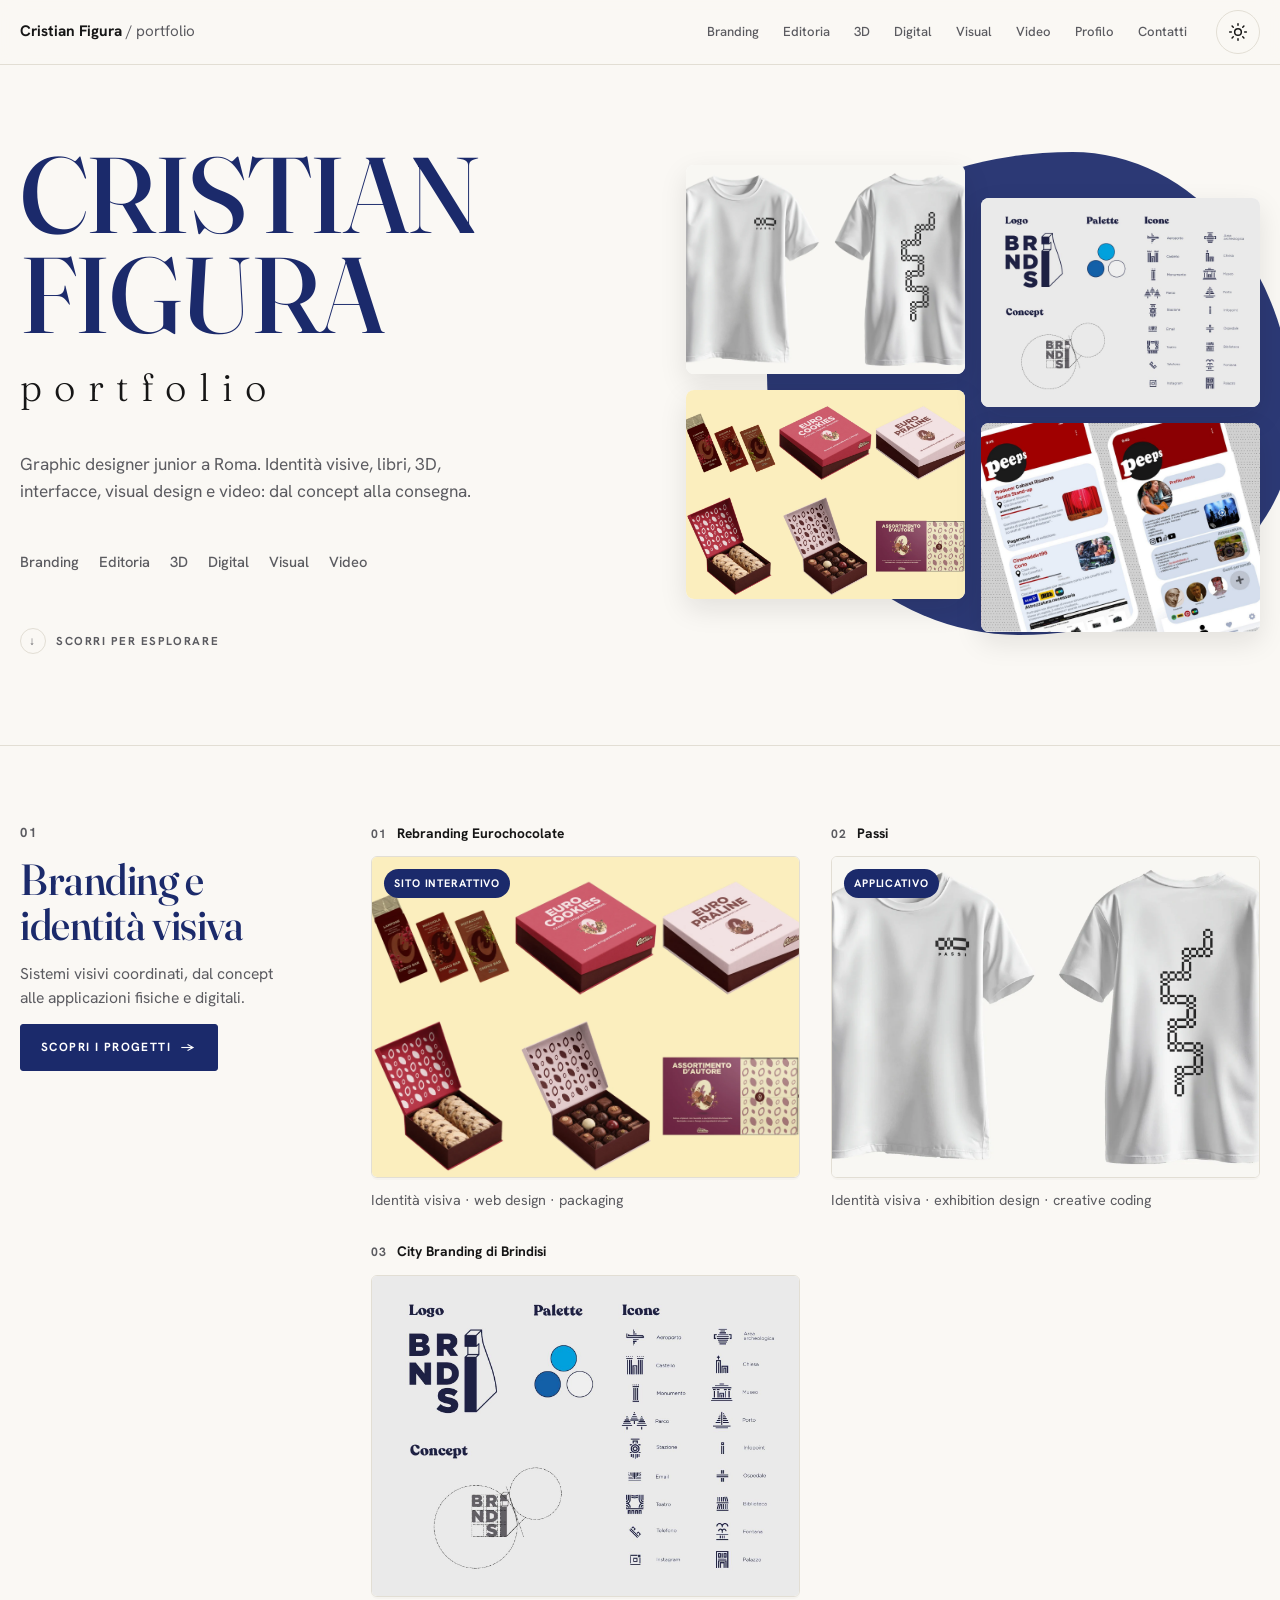
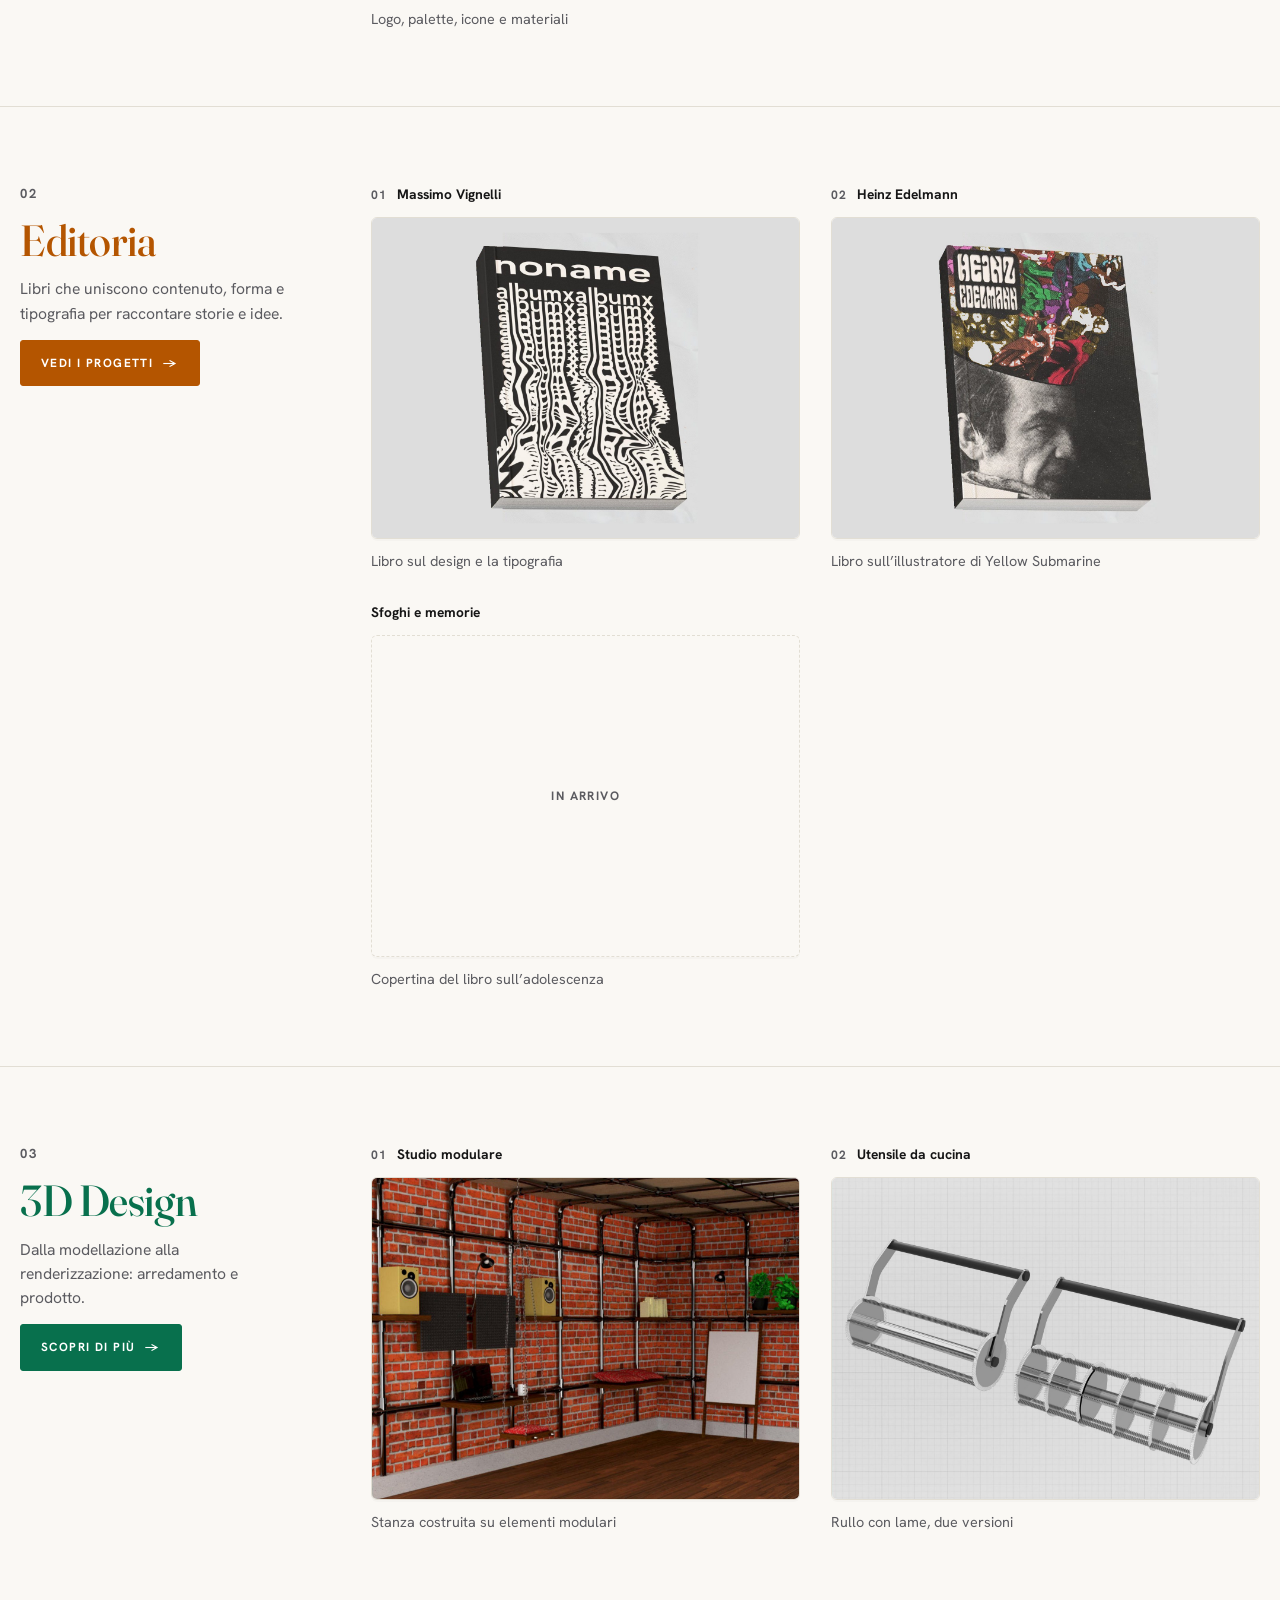
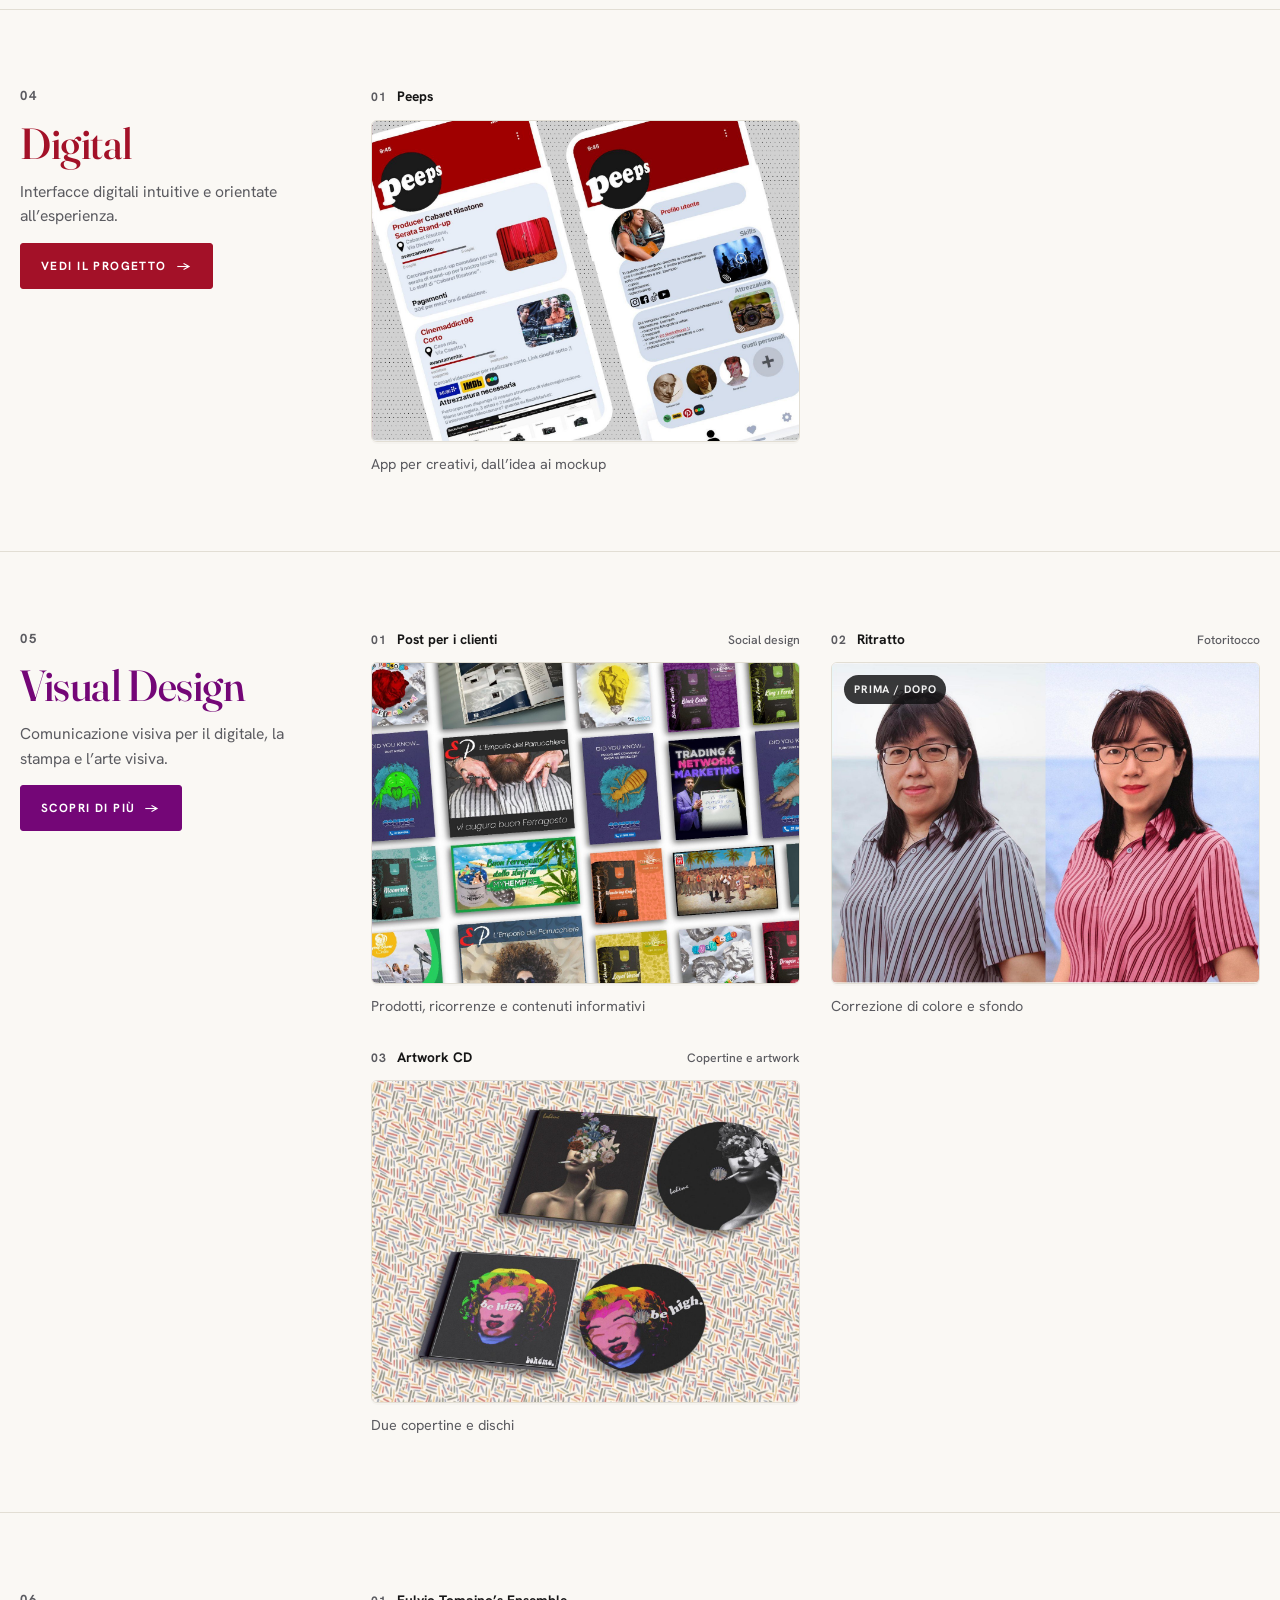
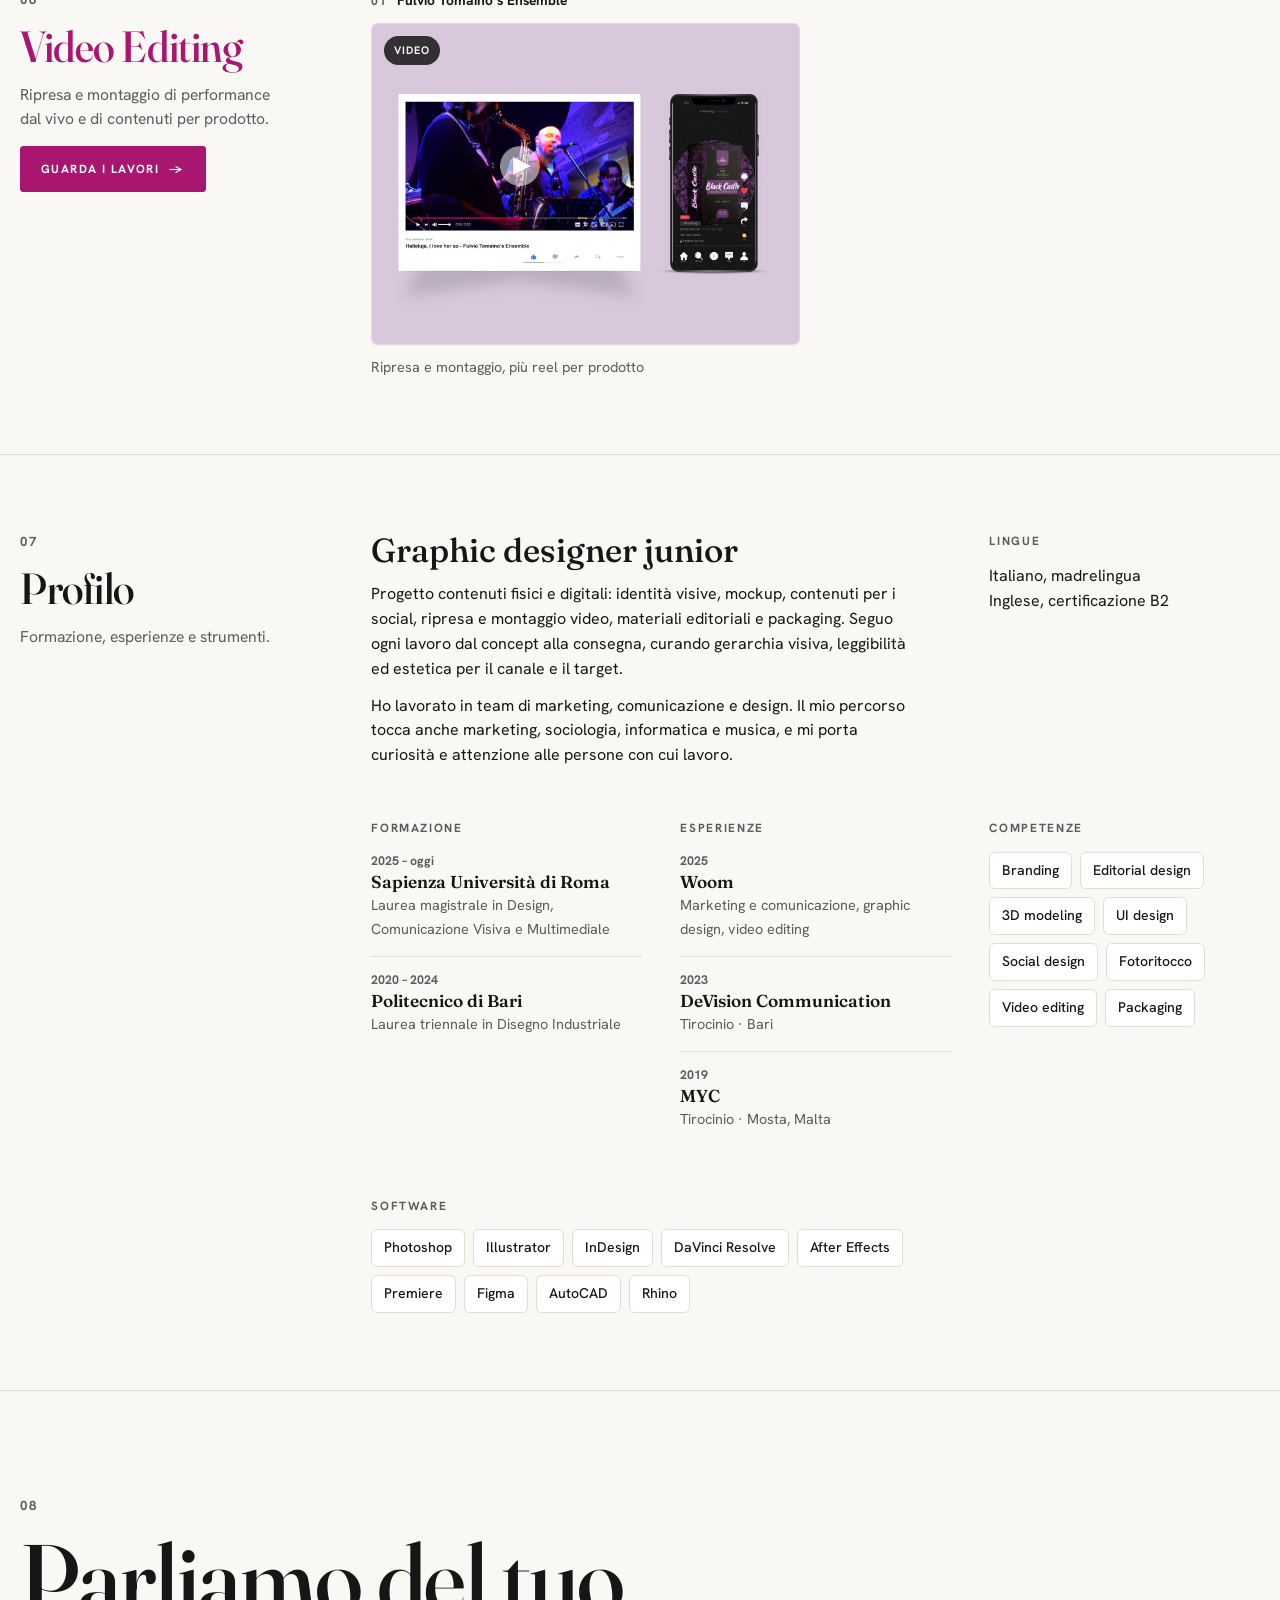
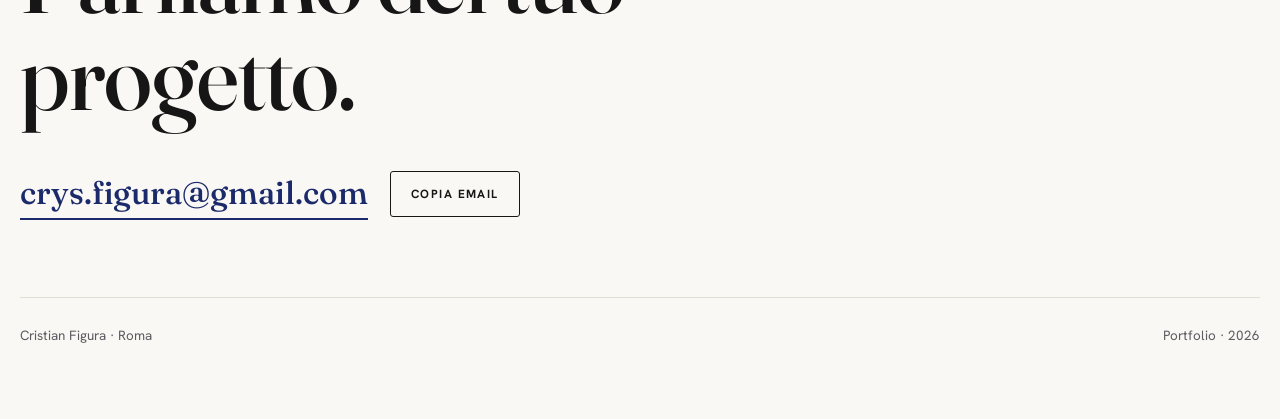
<file: index.html>
<!doctype html>
<html lang="it">
<head>
<meta charset="utf-8">
<meta name="viewport" content="width=device-width, initial-scale=1, viewport-fit=cover">
<title>Cristian Figura · portfolio</title>
<meta name="description" content="Portfolio di Cristian Figura, graphic designer: branding, editoria, 3D, interfacce, visual design e video.">
<meta name="theme-color" content="#faf8f4" media="(prefers-color-scheme: light)">
<meta name="theme-color" content="#141414" media="(prefers-color-scheme: dark)">
<link rel="preconnect" href="https://fonts.googleapis.com">
<link rel="preconnect" href="https://fonts.gstatic.com" crossorigin>
<link rel="stylesheet" href="https://fonts.googleapis.com/css2?family=Fraunces:opsz,wght,SOFT@9..144,300..800,0..100&family=Hanken+Grotesk:wght@400;500;700&family=Montserrat:wght@400;700;900&display=swap">
<script>
/* tema: scelta salvata, altrimenti quella del dispositivo. Eseguito subito per evitare lampi. */
(function () {
  var t = null;
  try { t = localStorage.getItem('theme'); } catch (e) {}
  if (t !== 'light' && t !== 'dark') t = (window.matchMedia && matchMedia('(prefers-color-scheme: dark)').matches) ? 'dark' : 'light';
  document.documentElement.setAttribute('data-theme', t);
})();
</script>
<style>
/* Struttura: barra in alto, hero con nome e collage, sei sezioni numerate (testo a sinistra, progetti a destra),
   profilo, contatti. Ogni progetto ha la sua pagina (#slug). Chiaro e scuro con le stesse gerarchie. */
:root {
  --bg: #faf8f4; --surface: #ffffff; --fg: #161616; --muted: #5b5b60; --line: #e2ded4; --hover: #f0ece3;
  --accent: #1b2a6b; --blob: #1b2a6b; --on-accent: #ffffff;
  --shadow: 0 10px 28px rgba(22,22,22,.10);
  --display: "Fraunces", "Iowan Old Style", "Palatino Linotype", Georgia, serif;
  --text: "Hanken Grotesk", "Helvetica Neue", Arial, sans-serif;
  --gl: max(20px, env(safe-area-inset-left, 0px)); --gr: max(20px, env(safe-area-inset-right, 0px));
  --maxw: 1320px;
  color-scheme: light;
}
:root[data-theme="dark"] {
  --bg: #141414; --surface: #1e1e20; --fg: #ececec; --muted: #a8a8ae; --line: #333337; --hover: #26262a;
  --accent: #9fb0ff; --blob: #2a3a8f; --on-accent: #101010;
  --shadow: 0 12px 30px rgba(0,0,0,.45);
  color-scheme: dark;
}
* { box-sizing: border-box; }
html { scroll-behavior: smooth; scroll-padding-top: 72px; }
body { margin: 0; background: var(--bg); color: var(--fg); font-family: var(--text); font-size: 1rem; line-height: 1.55; -webkit-font-smoothing: antialiased; overflow-x: hidden; }
a { color: inherit; text-decoration: none; }
button { font: inherit; color: inherit; }
h1, h2, h3, p, figure, dl, dd { margin: 0; }
:focus-visible { outline: 3px solid var(--accent); outline-offset: 3px; }
.wrap { max-width: var(--maxw); margin: 0 auto; padding-left: var(--gl); padding-right: var(--gr); }
.serif { font-family: var(--display); font-variation-settings: "SOFT" 0, "opsz" 72; }

/* barra */
.bar { position: sticky; top: 0; z-index: 30; background: color-mix(in srgb, var(--bg) 92%, transparent); backdrop-filter: blur(10px); -webkit-backdrop-filter: blur(10px); border-bottom: 1px solid var(--line); padding-top: env(safe-area-inset-top, 0px); }
.bar-in { max-width: var(--maxw); margin: 0 auto; display: flex; align-items: center; gap: 18px; padding: 10px var(--gr) 10px var(--gl); }
.mark { font-weight: 700; font-size: .95rem; white-space: nowrap; }
.mark span { color: var(--muted); font-weight: 400; }
.bar nav { display: flex; gap: 2px; margin-left: auto; overflow-x: auto; min-width: 0; scrollbar-width: none; }
.bar nav::-webkit-scrollbar { display: none; }
.bar nav a { position: relative; white-space: nowrap; font-size: .82rem; font-weight: 500; padding: 9px 11px; color: var(--muted); border-radius: 99px; transition: color .2s, background .2s; }
.bar nav a:hover { color: var(--fg); background: var(--hover); }
.bar nav a.is-active { color: var(--fg); }
.bar nav a.is-active::after { content: ""; position: absolute; left: 50%; bottom: 3px; width: 5px; height: 5px; margin-left: -2.5px; border-radius: 50%; background: var(--accent); }
.back { margin-left: auto; font-size: .82rem; font-weight: 700; letter-spacing: .04em; padding: 9px 16px; border: 1px solid var(--line); border-radius: 99px; transition: background .2s, transform .2s; }
.back:hover { background: var(--hover); transform: translateX(-3px); }
.theme { flex: none; width: 44px; height: 44px; display: inline-grid; place-items: center; border: 1px solid var(--line); border-radius: 50%; background: none; cursor: pointer; transition: background .2s, transform .3s; }
.theme:hover { background: var(--hover); transform: rotate(18deg); }
.theme svg { width: 20px; height: 20px; }
.theme .moon { display: none; }
:root[data-theme="dark"] .theme .sun { display: none; }
:root[data-theme="dark"] .theme .moon { display: block; }

/* hero */
.hero { padding-top: clamp(32px, 6vw, 80px); padding-bottom: clamp(40px, 7vw, 96px); }
.hero-in { display: grid; grid-template-columns: minmax(0, 1.05fr) minmax(0, 1fr); gap: clamp(32px, 5vw, 80px); align-items: center; }
.hero h1 { font-family: var(--display); font-weight: 500; font-variation-settings: "SOFT" 0, "opsz" 144; font-size: clamp(3.1rem, 8.4vw, 7.6rem); line-height: .93; letter-spacing: -.015em; text-transform: uppercase; color: var(--accent); }
.hero .kind { margin-top: 14px; font-family: var(--display); font-weight: 300; font-size: clamp(1.4rem, 3vw, 2.4rem); letter-spacing: .32em; }
.hero .lead { margin-top: clamp(20px, 3vw, 34px); max-width: 46ch; color: var(--muted); font-size: 1.08rem; }
.chips { display: flex; flex-wrap: wrap; gap: 4px 20px; margin-top: clamp(24px, 3.4vw, 40px); }
.chips a { position: relative; font-size: .92rem; font-weight: 500; padding: 6px 0; color: var(--muted); transition: color .2s; }
.chips a::after { content: ""; position: absolute; left: 0; right: 0; bottom: 2px; height: 2px; background: var(--accent); transform: scaleX(0); transform-origin: left; transition: transform .3s ease; }
.chips a:hover { color: var(--fg); }
.chips a:hover::after { transform: scaleX(1); }
.scroll { display: inline-flex; align-items: center; gap: 10px; margin-top: clamp(28px, 4vw, 48px); font-size: .72rem; font-weight: 700; letter-spacing: .14em; text-transform: uppercase; color: var(--muted); }
.scroll i { width: 26px; height: 26px; border: 1px solid var(--line); border-radius: 50%; display: grid; place-items: center; font-style: normal; animation: bob 2.4s ease-in-out infinite; }
@keyframes bob { 0%, 100% { transform: translateY(0); } 50% { transform: translateY(4px); } }

.collage { position: relative; isolation: isolate; display: grid; grid-template-columns: 1fr 1fr; gap: 16px; padding: 4% 0; }
.collage::before { content: ""; position: absolute; z-index: -1; inset: 2% -6% 4% 14%; background: var(--blob); border-radius: 58% 42% 52% 48% / 46% 56% 44% 54%; opacity: .92; }
.collage .col { display: flex; flex-direction: column; gap: 16px; min-width: 0; }
.collage .col:nth-child(2) { margin-top: 12%; }
.collage a { display: block; overflow: hidden; border-radius: 8px; background: var(--surface); box-shadow: var(--shadow); transition: transform .4s ease, box-shadow .4s ease; }
.collage a:hover { transform: translateY(-6px) rotate(-.6deg); }
.collage img { display: block; width: 100%; aspect-ratio: 4 / 3; object-fit: cover; }

/* sezioni */
.sec { border-top: 1px solid var(--line); padding: clamp(40px, 6vw, 88px) 0; }
.sec-in { display: grid; grid-template-columns: minmax(220px, 300px) minmax(0, 1fr); gap: clamp(24px, 4vw, 64px); align-items: start; }
.sec-head { position: sticky; top: 92px; align-self: start; display: flex; flex-direction: column; align-items: flex-start; gap: 14px; }
.sec-head .num { font-size: .82rem; font-weight: 700; letter-spacing: .12em; color: var(--muted); }
.sec-head h2 { font-family: var(--display); font-weight: 500; font-variation-settings: "SOFT" 0, "opsz" 96; font-size: clamp(2rem, 3.4vw, 3rem); line-height: 1.04; letter-spacing: -.01em; color: var(--c); text-wrap: balance; }
.sec-head p { color: var(--muted); font-size: .98rem; max-width: 30ch; }
.btn { display: inline-flex; align-items: center; gap: 10px; padding: 13px 20px; border: 1.5px solid var(--c); border-radius: 3px; background: var(--c); color: var(--on-c); font-size: .74rem; font-weight: 700; letter-spacing: .12em; text-transform: uppercase; cursor: pointer; transition: transform .2s ease, box-shadow .2s ease, background .2s, color .2s; }
.btn:hover { transform: translateY(-3px); box-shadow: 0 10px 20px color-mix(in srgb, var(--c) 30%, transparent); }
.btn:active { transform: translateY(0); box-shadow: none; }
.btn.ghost { background: none; color: var(--c); }
.btn.ghost:hover { background: var(--c); color: var(--on-c); }
.btn .arr { transition: transform .25s ease; }
.btn:hover .arr { transform: translateX(5px); }
.sec[data-s="branding"] { --c: #1b2a6b; --on-c: #fff; }
.sec[data-s="editoria"] { --c: #b45500; --on-c: #fff; }
.sec[data-s="3d"] { --c: #08704d; --on-c: #fff; }
.sec[data-s="digital"] { --c: #a31128; --on-c: #fff; }
.sec[data-s="visual"] { --c: #740677; --on-c: #fff; }
.sec[data-s="video"] { --c: #a8166f; --on-c: #fff; }
:root[data-theme="dark"] .sec[data-s="branding"] { --c: #9fb0ff; --on-c: #10142e; }
:root[data-theme="dark"] .sec[data-s="editoria"] { --c: #ff9a3d; --on-c: #241200; }
:root[data-theme="dark"] .sec[data-s="3d"] { --c: #4fcf9b; --on-c: #06251a; }
:root[data-theme="dark"] .sec[data-s="digital"] { --c: #ff7186; --on-c: #2b0610; }
:root[data-theme="dark"] .sec[data-s="visual"] { --c: #e08ee6; --on-c: #2a0a2c; }
:root[data-theme="dark"] .sec[data-s="video"] { --c: #ff7cc4; --on-c: #2d0720; }

.cards { display: grid; grid-template-columns: repeat(auto-fill, minmax(min(100%, 280px), 1fr)); gap: clamp(18px, 2.4vw, 32px); }
.card { display: flex; flex-direction: column; gap: 12px; min-width: 0; }
.card .lbl { display: flex; align-items: baseline; gap: 10px; font-size: .86rem; font-weight: 700; }
.card .lbl small { color: var(--muted); font-size: .76rem; font-weight: 700; letter-spacing: .08em; }
.card .lbl em { margin-left: auto; font-style: normal; color: var(--muted); font-weight: 500; font-size: .76rem; }
.card .shot { position: relative; overflow: hidden; background: var(--surface); border: 1px solid var(--line); border-radius: 6px; box-shadow: 0 2px 0 rgba(0,0,0,.02); transition: transform .35s ease, box-shadow .35s ease, border-color .35s; }
.card .shot img { display: block; width: 100%; aspect-ratio: 4 / 3; object-fit: cover; transition: transform .8s ease; }
a.card:hover .shot, a.card:focus-visible .shot { transform: translateY(-6px); box-shadow: var(--shadow); border-color: var(--c); }
a.card:hover .shot img { transform: scale(1.05); }
.card .badge { position: absolute; left: 12px; top: 12px; padding: 6px 10px; border-radius: 99px; background: rgba(15,15,17,.82); color: #f4f4f4; font-size: .68rem; font-weight: 700; letter-spacing: .08em; text-transform: uppercase; }
.card .badge.live { background: var(--c); color: var(--on-c); }
.card p { color: var(--muted); font-size: .9rem; line-height: 1.4; }
.card.soon .shot { display: grid; place-items: center; aspect-ratio: 4 / 3; border-style: dashed; background: none; color: var(--muted); font-size: .76rem; font-weight: 700; letter-spacing: .12em; text-transform: uppercase; }

/* profilo */
.profile { border-top: 1px solid var(--line); padding: clamp(40px, 6vw, 88px) 0; }
.profile h2, .contact h2 { font-family: var(--display); font-weight: 500; font-variation-settings: "SOFT" 0, "opsz" 144; line-height: 1; letter-spacing: -.01em; }
.profile .sec-head h2 { color: var(--fg); }
.pgrid { display: grid; grid-template-columns: repeat(3, minmax(0, 1fr)); gap: clamp(28px, 4vw, 56px) clamp(24px, 3vw, 48px); }
.pgrid h3 { font-size: .74rem; font-weight: 700; letter-spacing: .14em; text-transform: uppercase; color: var(--muted); margin-bottom: 14px; }
.pgrid .wide { grid-column: span 2; }
.pgrid p { max-width: 60ch; }
.pgrid p + p { margin-top: 12px; }
.role { font-family: var(--display); font-weight: 500; font-size: clamp(1.5rem, 2.6vw, 2.1rem); line-height: 1.1; margin-bottom: 14px; }
.tl { list-style: none; margin: 0; padding: 0; }
.tl li { padding: 14px 0; border-top: 1px solid var(--line); }
.tl li:first-child { padding-top: 0; border-top: 0; }
.tl .y { display: block; font-size: .78rem; font-weight: 700; color: var(--muted); font-variant-numeric: tabular-nums; }
.tl b { display: block; font-family: var(--display); font-weight: 600; font-size: 1.08rem; line-height: 1.25; }
.tl span.d { color: var(--muted); font-size: .9rem; }
.tags { display: flex; flex-wrap: wrap; gap: 8px; }
.tags span { padding: 7px 12px; border: 1px solid var(--line); border-radius: 6px; font-size: .88rem; font-weight: 500; background: var(--surface); }
.contact { border-top: 1px solid var(--line); padding: clamp(48px, 8vw, 112px) 0 clamp(40px, 6vw, 72px); }
.contact h2 { font-size: clamp(2.6rem, 7.6vw, 6.4rem); max-width: 14ch; }
.contact .row { display: flex; flex-wrap: wrap; align-items: center; gap: 14px 22px; margin-top: clamp(24px, 4vw, 44px); }
.contact .mail { font-family: var(--display); font-weight: 500; font-size: clamp(1.3rem, 3vw, 2rem); overflow-wrap: anywhere; color: var(--accent); border-bottom: 2px solid currentColor; }
.contact .btn { --c: var(--fg); --on-c: var(--bg); }
.foot { display: flex; flex-wrap: wrap; justify-content: space-between; gap: 8px 24px; padding-top: 28px; margin-top: clamp(40px, 6vw, 80px); border-top: 1px solid var(--line); color: var(--muted); font-size: .84rem; }

/* pagina progetto */
.phead { background: var(--c); color: var(--ink); padding: clamp(32px, 6vw, 80px) 0 clamp(32px, 5vw, 64px); }
.phead .cat { font-size: .78rem; font-weight: 700; letter-spacing: .12em; text-transform: uppercase; opacity: .85; }
.phead h1 { margin-top: 14px; font-family: var(--display); font-weight: 500; font-variation-settings: "SOFT" 0, "opsz" 144; font-size: clamp(2.6rem, 8.5vw, 6.6rem); line-height: .98; letter-spacing: -.015em; text-wrap: balance; }
.phead p { margin-top: clamp(18px, 3vw, 32px); max-width: 62ch; font-size: clamp(1.05rem, 1.8vw, 1.3rem); line-height: 1.5; }
.facts { display: flex; flex-wrap: wrap; gap: 8px 32px; margin-top: 26px; font-size: .9rem; }
.facts dt { font-size: .7rem; font-weight: 700; letter-spacing: .12em; text-transform: uppercase; opacity: .78; }
.facts dd { margin: 2px 0 0; font-weight: 500; }
.cta { display: inline-flex; align-items: center; gap: 12px; margin-top: 30px; padding: 15px 24px; border-radius: 3px; background: var(--ink); color: var(--c); font-size: .8rem; font-weight: 700; letter-spacing: .12em; text-transform: uppercase; transition: transform .2s ease, box-shadow .2s ease; }
.cta:hover { transform: translateY(-3px); box-shadow: 0 12px 24px rgba(0,0,0,.28); }
.cta .arr { transition: transform .25s; }
.cta:hover .arr { transform: translateX(5px); }
.try { padding-top: clamp(28px, 5vw, 64px); }
.try-head { display: flex; flex-wrap: wrap; align-items: end; justify-content: space-between; gap: 12px 24px; margin-bottom: 20px; }
.try-head h2 { font-family: var(--display); font-weight: 500; font-size: clamp(1.6rem, 3vw, 2.4rem); line-height: 1.1; }
.try-head p { color: var(--muted); max-width: 52ch; margin-top: 6px; }
.try-head a { font-size: .78rem; font-weight: 700; letter-spacing: .1em; text-transform: uppercase; padding: 11px 16px; border: 1px solid var(--line); border-radius: 99px; transition: background .2s; }
.try-head a:hover { background: var(--hover); }
.frame { margin: 0 auto; border: 1px solid var(--line); background: var(--surface); box-shadow: var(--shadow); overflow: hidden; }
.frame iframe { display: block; width: 100%; height: 100%; border: 0; }
.frame--phone { width: min(100%, 400px); height: min(820px, calc(100svh - 96px)); min-height: 560px; border-radius: 22px; }
.frame--site { width: 100%; height: min(78vh, 780px); min-height: 520px; border-radius: 10px; }
.gallery { display: grid; grid-template-columns: minmax(0, 1fr); gap: clamp(16px, 2.5vw, 32px); padding: clamp(28px, 4vw, 56px) 0; }
.gallery button { display: block; width: 100%; padding: 0; border: 1px solid var(--line); border-radius: 6px; overflow: hidden; background: var(--surface); cursor: zoom-in; }
.gallery img { display: block; width: 100%; height: auto; }
.parts { padding-bottom: clamp(28px, 4vw, 56px); }
.parts h2 { font-family: var(--display); font-weight: 500; font-size: clamp(1.6rem, 3vw, 2.4rem); margin-bottom: 18px; }
.pgal { display: grid; grid-template-columns: repeat(auto-fill, minmax(min(100%, 240px), 1fr)); gap: 14px; }
.pgal figure { margin: 0; }
.pgal button { display: block; width: 100%; padding: 0; border: 1px solid var(--line); border-radius: 6px; overflow: hidden; background: #000; cursor: zoom-in; transition: transform .3s ease, box-shadow .3s ease; }
.pgal button:hover { transform: translateY(-4px); box-shadow: var(--shadow); }
.pgal img { display: block; width: 100%; aspect-ratio: 4 / 3; object-fit: cover; }
.pgal figcaption { margin-top: 8px; font-size: .84rem; color: var(--muted); }
/* brief + brand kit */
.brief { padding-top: clamp(28px, 4vw, 56px); }
.brief h2, .brand h2, .bookbox h2 { font-family: var(--display); font-weight: 500; font-size: clamp(1.6rem, 3vw, 2.4rem); line-height: 1.1; margin-bottom: 18px; }
.bgrid { display: grid; grid-template-columns: repeat(auto-fit, minmax(min(100%, 220px), 1fr)); gap: 22px 32px; }
.bgrid h3 { font-size: .7rem; font-weight: 700; letter-spacing: .12em; text-transform: uppercase; color: var(--muted); margin-bottom: 10px; }
.bgrid p { line-height: 1.5; }
.brand { padding-top: clamp(28px, 4vw, 56px); }
.brand .bk { display: grid; gap: 22px; grid-template-columns: repeat(12, minmax(0, 1fr)); }
.bk > section { border: 1px solid var(--line); border-radius: 8px; background: var(--surface); padding: clamp(16px, 2.4vw, 28px); min-width: 0; }
.bk h3 { font-size: .7rem; font-weight: 700; letter-spacing: .12em; text-transform: uppercase; color: var(--muted); margin-bottom: 14px; }
.bk .k-logo { grid-column: span 12; display: grid; place-items: center; min-height: 200px; }
.bk .k-logo .lg { display: grid; place-items: center; width: 100%; padding: 28px; border-radius: 6px; }
.bk .k-logo img { max-width: min(100%, 420px); max-height: 180px; }
.bk .k-type { grid-column: span 7; } .bk .k-pal { grid-column: span 5; } .bk .k-val { grid-column: span 12; }
.bk .k-type.full, .bk .k-pal.full { grid-column: span 12; }
.spec b { display: block; font-size: clamp(2.2rem, 5vw, 3.6rem); line-height: 1; margin-bottom: 8px; }
.spec small { display: block; color: var(--muted); font-size: .84rem; }
.spec + .spec { margin-top: 20px; }
.sw { display: grid; grid-template-columns: repeat(auto-fit, minmax(110px, 1fr)); gap: 10px; }
.sw div { min-height: 96px; border-radius: 6px; padding: 10px; display: flex; flex-direction: column; justify-content: flex-end; font-size: .78rem; border: 1px solid rgba(128,128,128,.25); }
.sw b { font-weight: 700; } .sw span { opacity: .85; font-variant-numeric: tabular-nums; }
@media (max-width: 800px) { .bk .k-type, .bk .k-pal { grid-column: span 12; } }
/* libro 3d */
.bookbox { padding-top: clamp(28px, 4vw, 56px); padding-bottom: clamp(28px, 4vw, 56px); }
.bookbox .hint { color: var(--muted); max-width: 52ch; margin: -8px 0 18px; }
.stage { perspective: 1600px; display: grid; place-items: center; height: clamp(420px, 62vh, 620px); border: 1px solid var(--line); border-radius: 10px; background: radial-gradient(ellipse at 50% 40%, var(--surface), var(--hover)); overflow: hidden; touch-action: pan-y; cursor: grab; user-select: none; }
.stage.drag { cursor: grabbing; }
.book3d { --w: 240px; --h: 352px; --t: 34px; position: relative; width: var(--w); height: var(--h); transform-style: preserve-3d; transform: rotateX(-8deg) rotateY(-28deg); transition: transform .5s cubic-bezier(.2,.7,.2,1); }
.stage.drag .book3d { transition: none; }
.book3d > i { position: absolute; display: block; backface-visibility: hidden; }
.book3d .f { inset: 0; transform: translateZ(calc(var(--t) / 2)); background-size: 100% 100%; box-shadow: inset 4px 0 6px rgba(0,0,0,.25); }
.book3d .b { inset: 0; transform: rotateY(180deg) translateZ(calc(var(--t) / 2)); background: var(--cc); }
.book3d .s { width: var(--t); height: var(--h); left: 0; top: 0; transform: rotateY(-90deg) translateZ(calc(var(--t) / 2)) ; background: var(--cc); filter: brightness(.9); }
.book3d .e { width: var(--t); height: var(--h); right: 0; top: 0; transform: rotateY(90deg) translateZ(calc(var(--t) / 2)); background: repeating-linear-gradient(90deg, #f3efe6 0 2px, #d9d4c8 2px 3px); }
.book3d .tp { width: var(--w); height: var(--t); left: 0; top: 0; transform: rotateX(90deg) translateZ(calc(var(--t) / 2)); background: repeating-linear-gradient(0deg, #f3efe6 0 2px, #d9d4c8 2px 3px); }
.book3d .bt { width: var(--w); height: var(--t); left: 0; bottom: 0; transform: rotateX(-90deg) translateZ(calc(var(--t) / 2)); background: repeating-linear-gradient(0deg, #f3efe6 0 2px, #d9d4c8 2px 3px); }
.bookbox .ctl { display: flex; gap: 8px; justify-content: center; margin-top: 14px; flex-wrap: wrap; }
.bookbox .ctl button { padding: 9px 16px; border: 1px solid var(--line); border-radius: 99px; background: var(--surface); color: var(--fg); font: inherit; font-size: .8rem; font-weight: 700; cursor: pointer; }
.bookbox .ctl button:hover { background: var(--hover); }

/* gerarchia pagina progetto */
.phead .lead { margin-top: clamp(18px, 3vw, 32px); max-width: 30ch; font-family: var(--display); font-weight: 400; font-size: clamp(1.5rem, 3.2vw, 2.4rem); line-height: 1.2; text-wrap: balance; }
.phead .lead + p { margin-top: 18px; font-size: 1.02rem; opacity: .92; }
.phead .sub { margin-top: 14px; font-size: .95rem; font-weight: 500; opacity: .85; }
.jump { display: flex; flex-wrap: wrap; gap: 8px; padding-top: 18px; }
.jump a { padding: 8px 14px; border: 1px solid var(--line); border-radius: 99px; font-size: .8rem; font-weight: 700; letter-spacing: .04em; color: var(--muted); transition: background .2s, color .2s; }
.jump a:hover { background: var(--hover); color: var(--fg); }
.brief, .brand, .try, .bookbox, .gallery, .parts { scroll-margin-top: 80px; }
.gallery figure { margin: 0; }
.gallery figcaption { margin-top: 8px; font-size: .86rem; color: var(--muted); max-width: 70ch; }
.gh { font-family: var(--display); font-weight: 500; font-size: clamp(1.6rem, 3vw, 2.4rem); line-height: 1.1; padding-top: clamp(28px, 4vw, 56px); }
.skip { position: absolute; left: 12px; top: -60px; z-index: 60; padding: 10px 16px; background: var(--fg); color: var(--bg); border-radius: 6px; font-weight: 700; }
.skip:focus { top: 12px; }

.next { display: flex; flex-wrap: wrap; justify-content: space-between; gap: 16px; padding-bottom: clamp(48px, 8vw, 96px); }
.next a { flex: 1 1 260px; display: flex; flex-direction: column; gap: 6px; padding: 20px; border: 1px solid var(--line); border-radius: 6px; transition: background .2s, transform .2s; }
.next a:hover { background: var(--hover); transform: translateY(-3px); }
.next small { font-size: .7rem; font-weight: 700; letter-spacing: .12em; text-transform: uppercase; color: var(--muted); }
.next b { font-family: var(--display); font-weight: 600; font-size: 1.5rem; line-height: 1.1; }
.next .r { text-align: right; }

.lb { position: fixed; inset: 0; z-index: 50; background: rgba(12,12,14,.95); display: none; align-items: center; justify-content: center; padding: max(16px, env(safe-area-inset-top, 0px)) var(--gr) max(16px, env(safe-area-inset-bottom, 0px)) var(--gl); }
.lb[data-open="true"] { display: flex; }
.lb img { max-width: 100%; max-height: 100%; object-fit: contain; display: block; }
.lb button { position: absolute; top: max(12px, env(safe-area-inset-top, 0px)); right: max(12px, env(safe-area-inset-right, 0px)); background: #ececec; color: #161616; border: 0; border-radius: 99px; font: 700 .8rem var(--text); letter-spacing: .06em; text-transform: uppercase; padding: 10px 16px; cursor: pointer; }

@media (max-width: 980px) {
  .hero-in { grid-template-columns: minmax(0, 1fr); }
  .collage { max-width: 640px; }
  .sec-in { grid-template-columns: minmax(0, 1fr); }
  .sec-head { position: static; }
  .pgrid { grid-template-columns: minmax(0, 1fr) minmax(0, 1fr); }
  .pgrid .wide { grid-column: 1 / -1; }
}
@media (max-width: 600px) {
  .pgrid { grid-template-columns: minmax(0, 1fr); }
  .mark span { display: none; }
  .bar-in { gap: 8px; }
  .collage { gap: 10px; }
  .collage .col { gap: 10px; }
}
@media (prefers-reduced-motion: reduce) { * { transition: none !important; animation: none !important; } html { scroll-behavior: auto; } }
</style>
</head>
<body>
<div id="app"></div>
<noscript><p style="padding:24px">Per vedere il portfolio serve JavaScript.</p></noscript>
<div class="lb" id="lb" role="dialog" aria-modal="true" aria-label="Immagine ingrandita">
  <img id="lbimg" alt="">
  <button type="button" id="lbclose">Chiudi</button>
</div>

<script>
/* ===================== CONTENUTI: qui si aggiungono e si cambiano i progetti ===================== */
var EMAIL = 'crys.figura@gmail.com';

/* Le sei sezioni della home, nell'ordine in cui compaiono. */
var SECTIONS = [
  { id: 'branding', n: '01', nav: 'Branding', name: 'Branding e identità visiva', line: 'Sistemi visivi coordinati, dal concept alle applicazioni fisiche e digitali.', cta: 'Scopri i progetti' },
  { id: 'editoria', n: '02', nav: 'Editoria', name: 'Editoria', line: 'Libri che uniscono contenuto, forma e tipografia per raccontare storie e idee.', cta: 'Vedi i progetti' },
  { id: '3d', n: '03', nav: '3D', name: '3D Design', line: 'Dalla modellazione alla renderizzazione: arredamento e prodotto.', cta: 'Scopri di più' },
  { id: 'digital', n: '04', nav: 'Digital', name: 'Digital', line: 'Interfacce digitali intuitive e orientate all’esperienza.', cta: 'Vedi il progetto' },
  { id: 'visual', n: '05', nav: 'Visual', name: 'Visual Design', line: 'Comunicazione visiva per il digitale, la stampa e l’arte visiva.', cta: 'Scopri di più' },
  { id: 'video', n: '06', nav: 'Video', name: 'Video Editing', line: 'Ripresa e montaggio di performance dal vivo e di contenuti per prodotto.', cta: 'Guarda i lavori' }
];
/* Colori delle pagine progetto (quelli del PDF). ink = colore del testo sopra la fascia. */
var BANDS = {
  branding: { c: '#1e2144', ink: '#f1f1f1' }, editoria: { c: '#d46901', ink: '#1e1e1e' },
  '3d': { c: '#08704d', ink: '#f1f1f1' }, digital: { c: '#a31128', ink: '#f1f1f1' },
  social: { c: '#740677', ink: '#f1f1f1' }, fotoritocco: { c: '#0b7480', ink: '#f1f1f1' },
  copertine: { c: '#c5a423', ink: '#1e1e1e' }, video: { c: '#ab1775', ink: '#f1f1f1' }
};

/* sec = sezione della home; band = colore della pagina; sub = sottotitolo di gruppo (Visual Design);
   cover = immagine della scheda in home; badge = etichetta sull'immagine;
   open = { href, label } apre l'applicativo o il sito; embed = { src, kind: 'phone' | 'site', title, text } lo incorpora nella pagina.
   facts: righe opzionali (Ruolo, Strumenti, Anno...) mostrate solo se compilate. */
var PROJECTS = [
  { slug: 'eurochocolate', sec: 'branding', band: 'branding', title: 'Rebranding Eurochocolate', cover: 'img/euro-packaging.webp', badge: 'Sito interattivo', badgeLive: true,
    sub: 'Identità visiva · web design · packaging',
    text: 'Rebranding di Eurochocolate per l’edizione 2026 a Perugia, costruito sul claim «Changing shape, not flavor». Il simbolo è una forma a fava con una C al centro: cambia aspetto e diventa volume nei poster, pattern nei packaging e decorazione nei materiali stampati. Il progetto comprende tre poster in colori diversi, il packaging di tavolette, Euro Cookies, Euro Praline e dell’assortimento d’autore, il programma, la guida alle esperienze, il listino prodotti e il sito web, che puoi provare qui sotto.',
    facts: [],
    brand: { logo: { src: 'img/brand/eurochocolate-logo.svg', bg: '#FBEEBF' },
             type: [{ name: 'Montserrat', sample: 'Changing shape, not flavor', weight: 700, note: 'Titoli, claim e testi del sito' }],
             palette: [['Crema', '#FBEEBF'], ['Rosso', '#B72237'], ['Arancio', '#EA5337'], ['Marrone', '#53110D'], ['Viola', '#681133'], ['Terra', '#B05433']],
             values: ['Changing shape, not flavor', 'Una forma a fava che si trasforma: volume, pattern, decorazione'] },
    open: { href: 'eurochocolate/', label: 'Apri il sito' },
    embed: { src: 'eurochocolate/', kind: 'site', title: 'Il sito del concept', text: 'Naviga il sito come un visitatore: menu, programma, prodotti, moduli. È un concept di rebranding, non il sito ufficiale di Eurochocolate.' },
    images: [['img/euro-poster.webp', 'Tre poster di Eurochocolate 2026, rosso, arancio e marrone scuro, con la grande C e il claim Changing shape, not flavor'],
             ['img/euro-packaging.webp', 'Packaging: tre tavolette Choco Bar, scatole Euro Cookies ed Euro Praline chiuse e aperte, con il pattern a fave all’interno del coperchio'],
             ['img/euro-assortimento.webp', 'Confezione Assortimento d’autore, chiusa e aperta, con praline, mini tavolette e biscotti'],
             ['img/euro-stampati.webp', 'Materiali stampati: programma completo, esperienze e prodotti ufficiali con il listino']] },
  { slug: 'passi', sec: 'branding', band: 'branding', title: 'Passi', cover: 'img/passi-maglietta.webp', badge: 'Applicativo', badgeLive: true,
    sub: 'Identità visiva · exhibition design · creative coding',
    text: 'Brand e applicativo interattivo per la mostra di Pirri. Il logo è costruito a moduli quadrati, come un pixel. Nel programma il visitatore inserisce il proprio nome e carica o disegna il suo percorso. Il percorso diventa un pattern a moduli che compare un passo alla volta, accompagnato da un click sonoro. Il pattern si applica poi a una maglietta e a una cartolina e si salva come immagine. L’area del pattern è proporzionata all’installazione: 266 × 720 pixel. Lo stesso pattern è applicato anche a una tote bag.',
    facts: [],
    brief: { software: ['Processing', 'JavaScript'] },
    brand: { logo: { src: 'passi/logo-passi.png', bg: '#F1ECDF' },
             type: [{ name: 'Montserrat', sample: 'PASSI', weight: 500, spacing: '.3em', note: 'Titoli e interfaccia dell’applicativo, in maiuscolo spaziato' }],
             palette: [['Chiaro', '#F1ECDF'], ['Tortora', '#968B7C'], ['Nero', '#111111']] },
    open: { href: 'passi/', label: 'Apri l’applicativo' },
    embed: { src: 'passi/', kind: 'phone', title: 'Prova l’applicativo', text: 'Inserisci il tuo nome, usa il percorso d’esempio o disegnane uno, e guarda comporsi il tuo pattern. Con l’audio attivo senti il click di ogni passo.' },
    images: [['img/passi-maglietta.webp', 'Maglietta bianca: logo sul fronte e pattern del percorso sul retro'],
             ['img/passi-tote.webp', 'Tote bag bianca con una fascia del pattern Passi in beige sul fronte'],
             ['img/passi-cartolina.webp', 'Cartolina Passi con la scritta «Grazie per aver percorso questi spazi con il tuo passo. Ogni attraversamento aggiunge un nuovo ritmo all’opera»'],
             ['img/passi-pattern.webp', 'Pattern generato dal percorso, in verticale e in orizzontale, su fondo chiaro e scuro']] },
  { slug: 'brindisi', sec: 'branding', band: 'branding', title: 'City Branding di Brindisi', cover: 'img/city-identity.jpg', badge: '',
    sub: 'Logo, palette, icone e materiali',
    text: 'Identità visiva per la città di Brindisi: un logo costruito sulle lettere BRNDSI, una palette di tre colori e un set di icone per luoghi e servizi. Il sistema è applicato a mappa dei quartieri, brochure, schede dei monumenti e carta intestata.',
    facts: [],
    brand: { palette: [['Blu', '#1460A8'], ['Azzurro', '#03A1DD'], ['Bianco', '#FFFFFF']] },
    images: [['img/city-identity.jpg', 'Logo BRNDSI, palette in due blu e bianco, concept geometrico e 20 icone per luoghi e servizi della città'],
             ['img/city-materials.jpg', 'Materiali del city branding: mappa dei quartieri, brochure con cubi illustrati, schede dei monumenti e carta intestata']] },
  { slug: 'vignelli', sec: 'editoria', band: 'editoria', title: 'Massimo Vignelli', cover: 'img/libri/vignelli-home.jpg', badge: '',
    book: { cover: 'img/libri/vignelli-cover.jpg', color: '#161616', w: 320, h: 470, t: 44 },
    sub: 'Libro sul design e la tipografia',
    text: 'Libro su Massimo Vignelli e sulla progettazione tipografica. Comprende un carattere, con i suoi glifi e i mockup di cappellino e felpa, e le pagine interne dedicate al designer.',
    facts: [],
    images: [['img/editoria-vignelli.jpg', 'Libro «noname albumxalbumx»: copertina tipografica, mockup di cappellino e felpa, specimen del carattere e pagine su Massimo Vignelli']] },
  { slug: 'edelmann', sec: 'editoria', band: 'editoria', title: 'Heinz Edelmann', cover: 'img/libri/edelmann-home.jpg', badge: '',
    book: { cover: 'img/libri/edelmann-cover.jpg', color: '#1b1b1b', w: 320, h: 459, t: 44 },
    sub: 'Libro sull’illustratore di Yellow Submarine',
    text: 'Libro su Heinz Edelmann, illustratore e graphic designer. La copertina unisce il ritratto alle sue immagini; all’interno ci sono le pagine sulla copertina di Graphis e sul film Yellow Submarine.',
    facts: [],
    images: [['img/editoria-edelmann.jpg', 'Libro su Heinz Edelmann: copertina con ritratto e illustrazioni, pagine su Graphis 113 e su Yellow Submarine']] },
  { slug: 'studio-modulare', sec: '3d', band: '3d', title: 'Studio modulare', cover: 'img/3d-studio.jpg', badge: '',
    sub: 'Stanza costruita su elementi modulari',
    text: 'Progettazione di uno studio basato su elementi modulari: tubi e giunti, mensole, pannelli, sedute, lampade e un cavalletto. Gli elementi sono modellati in Rhino e combinati nella stanza.',
    facts: [['Strumenti', 'Rhino']],
    images: [['img/3d/studio-stanza.webp', 'Render dello studio: parete di mattoni, struttura di tubi, mensole, casse audio, lavagna e pavimento in legno'],
             ['img/3d-studio.jpg', 'Tavola con lo studio, la struttura di tubi, le mensole, le casse audio, la scrivania e l’altalena sospesa, con i moduli singoli a sinistra']],
    partsTitle: 'Gli elementi',
    parts: [['img/3d/pz-tubolare.webp', 'Tubo con scanalatura'], ['img/3d/pz-concavo.webp', 'Giunto concavo'], ['img/3d/pz-convesso.webp', 'Giunto convesso'], ['img/3d/pz-incrocio.webp', 'Giunto a croce'],
            ['img/3d/pezzo-base.webp', 'Piede con base'], ['img/3d/pannello-grande.webp', 'Piano grande'], ['img/3d/pannello-medio.webp', 'Piano medio'], ['img/3d/piano-piccolo.webp', 'Piano piccolo'],
            ['img/3d/pannello-fonoassorbente.webp', 'Pannelli fonoassorbenti'], ['img/3d/sospeso-piani.webp', 'Mensole sospese a più piani'], ['img/3d/sospeso-grande.webp', 'Piani sospesi con catene'], ['img/3d/esploso-sospeso.webp', 'Vista esplosa di un piano sospeso'],
            ['img/3d/fissaggio-soffitto.webp', 'Fissaggio da soffitto'], ['img/3d/lampada.webp', 'Lampade'], ['img/3d/panca.webp', 'Panca con cuscini'], ['img/3d/portatele.webp', 'Supporto per schermo e lavagna']] },
  { slug: 'utensile', sec: '3d', band: '3d', title: 'Utensile da cucina', cover: 'img/3d-utensile.jpg', badge: '',
    sub: 'Rullo con lame, due versioni',
    text: 'Progettazione di un utensile da cucina a rullo con lame circolari e impugnatura, in due versioni, accompagnata da schizzi che mostrano come si usa.',
    facts: [['Strumenti', 'Rhino']],
    embed: { src: 'modelli/utensile/', kind: 'site', title: 'Il modello 3D', text: 'Scegli cosa vedere: l’oggetto montato, i due utensili singoli o gli esplosi. Trascina per ruotare, scorri o pizzica per avvicinarti ai denti dei dischi.' },
    images: [['img/3d/utensile-2.webp', 'I due utensili singoli: a sinistra con un solo rullo dentato, a destra con cinque dischi, entrambi con l’impugnatura nera'],
             ['img/3d/utensile-1.webp', 'L’utensile montato, per quando non è in uso: i due rulli sono ripiegati uno sull’altro'],
             ['img/3d-utensile.jpg', 'Due versioni di un utensile da cucina a rullo con lame circolari e schizzi d’uso']] },
  { slug: 'peeps', sec: 'digital', band: 'digital', title: 'Peeps', cover: 'img/mockup-peeps.jpg', badge: '',
    sub: 'App per creativi, dall’idea ai mockup',
    text: 'Ideazione di un’app per creativi e realizzazione dei mockup. Gli annunci mostrano avanzamento e pagamenti; il profilo raccoglie skills, attrezzatura e gusti personali.',
    facts: [],
    embed: { src: 'peeps/', kind: 'phone', title: 'Prova il prototipo', text: 'Il prototipo cliccabile dell’app: tocca lo schermo per entrare, scorri gli annunci, salva quelli che ti interessano, crea un nuovo progetto e personalizza il profilo. I dati non vengono salvati.' },
    images: [['img/mockup-peeps.jpg', 'Schermate dell’app Peeps: elenco di annunci e profilo utente']] },
  { slug: 'social', sec: 'visual', band: 'social', group: 'Social design', title: 'Post per i clienti', cover: 'img/social.jpg', badge: '',
    sub: 'Prodotti, ricorrenze e contenuti informativi',
    text: 'Produzione di post per i social di diversi clienti: presentazione di prodotti, auguri per le ricorrenze e contenuti informativi.',
    facts: [],
    images: [['img/social.jpg', 'Griglia di post per clienti diversi: prodotti, auguri di Ferragosto, grafiche informative']] },
  { slug: 'fotoritocco', sec: 'visual', band: 'fotoritocco', group: 'Fotoritocco', title: 'Ritratto', cover: 'img/fotoritocco.jpg', badge: 'Prima / dopo',
    sub: 'Correzione di colore e sfondo',
    text: 'Ritocco di un ritratto: colore della camicia, della pelle e dello sfondo corretti rispetto alla foto di partenza.',
    facts: [],
    images: [['img/fotoritocco.jpg', 'Ritratto prima e dopo il fotoritocco']] },
  { slug: 'copertine-cd', sec: 'visual', band: 'copertine', group: 'Copertine e artwork', title: 'Artwork CD', cover: 'img/copertine.jpg', badge: '',
    sub: 'Due copertine e dischi',
    text: 'Artwork per CD: due copertine con i relativi dischi, una con collage fotografico e fiori in bianco e nero, una in stile pop art.',
    facts: [],
    images: [['img/copertine.jpg', 'Due artwork per CD con i relativi dischi']] },
  { slug: 'jazz-e-reel', sec: 'video', band: 'video', title: 'Fulvio Tomaino’s Ensemble', cover: 'img/video.jpg', badge: 'Video',
    sub: 'Ripresa e montaggio, più reel per prodotto',
    text: 'Ripresa e montaggio di una performance jazz del Fulvio Tomaino’s Ensemble, e un reel verticale per un prodotto.',
    facts: [],
    images: [['img/video.jpg', 'Fotogramma della performance jazz e reel verticale su smartphone']] }
];

/* Progetti in arrivo: compaiono come segnaposto finché non hanno materiale. */
var COMING = [
  { sec: 'editoria', title: 'Sfoghi e memorie', sub: 'Copertina del libro sull’adolescenza' }
];

/* Immagini del collage in alto (slug dei progetti, due per colonna). */
var HERO = [['passi', 'eurochocolate'], ['brindisi', 'peeps']];

var ABOUT = {
  role: 'Graphic designer junior',
  place: 'Roma',
  intro: [
    'Progetto contenuti fisici e digitali: identità visive, mockup, contenuti per i social, ripresa e montaggio video, materiali editoriali e packaging. Seguo ogni lavoro dal concept alla consegna, curando gerarchia visiva, leggibilità ed estetica per il canale e il target.',
    'Ho lavorato in team di marketing, comunicazione e design. Il mio percorso tocca anche marketing, sociologia, informatica e musica, e mi porta curiosità e attenzione alle persone con cui lavoro.'
  ],
  skills: ['Branding', 'Editorial design', '3D modeling', 'UI design', 'Social design', 'Fotoritocco', 'Video editing', 'Packaging'],
  software: ['Photoshop', 'Illustrator', 'InDesign', 'DaVinci Resolve', 'After Effects', 'Premiere', 'Figma', 'AutoCAD', 'Rhino'],
  languages: [['Italiano', 'madrelingua'], ['Inglese', 'certificazione B2']],
  study: [
    ['2025 – oggi', 'Sapienza Università di Roma', 'Laurea magistrale in Design, Comunicazione Visiva e Multimediale'],
    ['2020 – 2024', 'Politecnico di Bari', 'Laurea triennale in Disegno Industriale']
  ],
  work: [
    ['2025', 'Woom', 'Marketing e comunicazione, graphic design, video editing'],
    ['2023', 'DeVision Communication', 'Tirocinio · Bari'],
    ['2019', 'MYC', 'Tirocinio · Mosta, Malta']
  ]
};

/* ===================== RENDER ===================== */
var app = document.getElementById('app');
var view = '';
function esc(s) { return String(s).replace(/&/g, '&amp;').replace(/</g, '&lt;').replace(/>/g, '&gt;').replace(/"/g, '&quot;'); }
function bySlug(s) { return PROJECTS.filter(function (p) { return p.slug === s; })[0]; }
function sec(id) { return SECTIONS.filter(function (s) { return s.id === id; })[0]; }
function pad(n) { return (n < 10 ? '0' : '') + n; }

var SUN = '<svg class="sun" viewBox="0 0 24 24" fill="none" stroke="currentColor" stroke-width="1.8" stroke-linecap="round" aria-hidden="true"><circle cx="12" cy="12" r="4"/><path d="M12 2v2M12 20v2M4.9 4.9l1.4 1.4M17.7 17.7l1.4 1.4M2 12h2M20 12h2M4.9 19.1l1.4-1.4M17.7 6.3l1.4-1.4"/></svg>';
var MOON = '<svg class="moon" viewBox="0 0 24 24" fill="none" stroke="currentColor" stroke-width="1.8" stroke-linecap="round" stroke-linejoin="round" aria-hidden="true"><path d="M20.5 14.2A8.5 8.5 0 0 1 9.8 3.5a8.5 8.5 0 1 0 10.7 10.7z"/></svg>';
function themeBtn() { return '<button class="theme" type="button" id="theme" aria-label="Cambia tema, chiaro o scuro">' + SUN + MOON + '</button>'; }

function card(p, i) {
  var label = '<div class="lbl"><small>' + pad(i + 1) + '</small>' + esc(p.title) + (p.group ? '<em>' + esc(p.group) + '</em>' : '') + '</div>';
  var badge = p.badge ? '<span class="badge' + (p.badgeLive ? ' live' : '') + '">' + esc(p.badge) + '</span>' : '';
  return '<a class="card" href="#' + p.slug + '">' + label + '<div class="shot"><img src="' + p.cover + '" alt="" loading="lazy">' + badge + '</div><p>' + esc(p.sub) + '</p></a>';
}
function soon(p) {
  return '<div class="card soon"><div class="lbl">' + esc(p.title) + '</div><div class="shot">In arrivo</div><p>' + esc(p.sub) + '</p></div>';
}
function section(s) {
  var ps = PROJECTS.filter(function (p) { return p.sec === s.id; });
  var cs = COMING.filter(function (p) { return p.sec === s.id; });
  return '<section class="sec" id="' + s.id + '" data-s="' + s.id + '"><div class="wrap sec-in">' +
    '<div class="sec-head"><span class="num">' + s.n + '</span><h2>' + esc(s.name) + '</h2><p>' + esc(s.line) + '</p>' +
    '<a class="btn" href="#' + ps[0].slug + '">' + esc(s.cta) + ' <span class="arr" aria-hidden="true">→</span></a></div>' +
    '<div class="cards">' + ps.map(card).join('') + cs.map(soon).join('') + '</div></div></section>';
}
function heroCol(col) {
  return '<div class="col">' + col.map(function (slug) {
    var p = bySlug(slug);
    return '<a href="#' + p.slug + '" aria-label="' + esc(p.title) + '"><img src="' + p.cover + '" alt=""></a>';
  }).join('') + '</div>';
}
function tl(rows) {
  return '<ul class="tl">' + rows.map(function (t) { return '<li><span class="y">' + esc(t[0]) + '</span><b>' + esc(t[1]) + '</b><span class="d">' + esc(t[2]) + '</span></li>'; }).join('') + '</ul>';
}
function tags(a) { return '<div class="tags">' + a.map(function (s) { return '<span>' + esc(s) + '</span>'; }).join('') + '</div>'; }

function home() {
  var a = ABOUT;
  return '<a class="skip" href="#main" data-jump>Vai al contenuto</a><header class="bar"><div class="bar-in"><a class="mark" href="#">Cristian Figura <span>/ portfolio</span></a>' +
    '<nav aria-label="Sezioni">' + SECTIONS.map(function (s) { return '<a href="#' + s.id + '" data-nav="' + s.id + '">' + esc(s.nav) + '</a>'; }).join('') +
    '<a href="#profilo" data-nav="profilo">Profilo</a><a href="#contatti" data-nav="contatti">Contatti</a></nav>' + themeBtn() + '</div></header>' +
    '<main id="main"><section class="hero"><div class="wrap hero-in"><div>' +
    '<h1>Cristian<br>Figura</h1><div class="kind">portfolio</div>' +
    '<p class="lead">' + esc(a.role) + ' a ' + esc(a.place) + '. Identità visive, libri, 3D, interfacce, visual design e video: dal concept alla consegna.</p>' +
    '<nav class="chips" aria-label="Categorie">' + SECTIONS.map(function (s) { return '<a href="#' + s.id + '">' + esc(s.nav) + '</a>'; }).join('') + '</nav>' +
    '<a class="scroll" href="#branding"><i aria-hidden="true">↓</i>Scorri per esplorare</a></div>' +
    '<div class="collage">' + HERO.map(heroCol).join('') + '</div></div></section>' +
    SECTIONS.map(section).join('') +
    '<section class="profile" id="profilo"><div class="wrap sec-in">' +
    '<div class="sec-head"><span class="num">07</span><h2 class="serif" style="font-size:clamp(2rem,3.4vw,3rem);line-height:1.04">Profilo</h2><p>Formazione, esperienze e strumenti.</p></div>' +
    '<div class="pgrid"><div class="wide"><div class="role">' + esc(a.role) + '</div>' + a.intro.map(function (t) { return '<p>' + esc(t) + '</p>'; }).join('') + '</div>' +
    '<div><h3>Lingue</h3><p>' + a.languages.map(function (l) { return esc(l[0]) + ', ' + esc(l[1]); }).join('<br>') + '</p></div>' +
    '<div><h3>Formazione</h3>' + tl(a.study) + '</div><div><h3>Esperienze</h3>' + tl(a.work) + '</div>' +
    '<div><h3>Competenze</h3>' + tags(a.skills) + '</div>' +
    '<div class="wide"><h3>Software</h3>' + tags(a.software) + '</div></div></div></section>' +
    '<section class="contact" id="contatti"><div class="wrap"><span class="num" style="font-size:.82rem;font-weight:700;letter-spacing:.12em;color:var(--muted)">08</span>' +
    '<h2 style="margin-top:12px">Parliamo del tuo progetto.</h2>' +
    '<div class="row"><a class="mail" href="mailto:' + esc(EMAIL) + '">' + esc(EMAIL) + '</a><button type="button" class="btn ghost" id="copymail">Copia email</button></div>' +
    '<div class="foot"><span>Cristian Figura · ' + esc(a.place) + '</span><span>Portfolio · ' + new Date().getFullYear() + '</span></div></div></section></main>';
}

function tagsOf(a) { return a.map(function (x) { return '<span>' + esc(x) + '</span>'; }).join(''); }
function brief(p) {
  var b = p.brief || {}, c = [];
  if (b.software && b.software.length) c.push('<div><h3>Software</h3><div class="tags">' + tagsOf(b.software) + '</div></div>');
  if (b.soft && b.soft.length) c.push('<div><h3>Soft skills</h3><div class="tags">' + tagsOf(b.soft) + '</div></div>');
  if (b.metodo && b.metodo.length) c.push('<div><h3>Metodo</h3><p>' + b.metodo.map(esc).join('<br>') + '</p></div>');
  if (!c.length) return '';
  return '<section class="brief wrap" id="s-brief"><h2>Come l’ho fatto</h2><div class="bgrid">' + c.join('') + '</div></section>';
}
function lum(h) { var n = parseInt(h.slice(1), 16), r = n >> 16 & 255, g = n >> 8 & 255, b = n & 255; return (0.299 * r + 0.587 * g + 0.114 * b) / 255; }
function brandKit(p) {
  var b = p.brand; if (!b) return '';
  var h = '<section class="brand wrap" id="s-brand"><h2>Il brand</h2><div class="bk">';
  if (b.logo) h += '<section class="k-logo"><h3>Logo</h3><div class="lg" style="background:' + b.logo.bg + '"><img src="' + b.logo.src + '" alt="Logo ' + esc(p.title) + '"></div></section>';
  var full = !b.palette ? ' full' : '';
  if (b.type) h += '<section class="k-type' + full + '"><h3>Tipografia</h3>' + b.type.map(function (t) { return '<div class="spec"><b style="font-family:' + esc(t.name) + ',sans-serif;font-weight:' + (t.weight || 500) + (t.spacing ? ';letter-spacing:' + t.spacing : '') + '">' + esc(t.sample) + '</b><small>' + esc(t.name) + (t.note ? ' · ' + esc(t.note) : '') + '</small></div>'; }).join('') + '</section>';
  if (b.palette) h += '<section class="k-pal' + (b.type ? '' : ' full') + '"><h3>Palette</h3><div class="sw">' + b.palette.map(function (c) { return '<div style="background:' + c[1] + ';color:' + (lum(c[1]) > .55 ? '#161616' : '#fff') + '"><b>' + esc(c[0]) + '</b><span>' + c[1].toUpperCase() + '</span></div>'; }).join('') + '</div></section>';
  if (b.values) h += '<section class="k-val"><h3>Valori</h3><div class="tags">' + tagsOf(b.values) + '</div></section>';
  return h + '</div></section>';
}
function bookBox(p) {
  var k = p.book; if (!k) return '';
  return '<section class="bookbox wrap" id="s-libro"><h2>Il libro in 3D</h2><p class="hint">Trascina per girarlo da ogni lato.</p>' +
    '<div class="stage" id="stage"><div class="book3d" id="book3d" style="--w:' + k.w + 'px;--h:' + k.h + 'px;--t:' + k.t + 'px;--cc:' + k.color + '"><i class="f" style="background-image:url(' + k.cover + ')"></i><i class="b"></i><i class="s"></i><i class="e"></i><i class="tp"></i><i class="bt"></i></div></div>' +
    '<div class="ctl"><button type="button" data-rot="-28,-8">Fronte</button><button type="button" data-rot="152,-8">Retro</button><button type="button" data-rot="-90,0">Dorso</button><button type="button" data-rot="-28,-70">Dall’alto</button></div></section>';
}
function initBook() {
  var st = document.getElementById('stage'), bk = document.getElementById('book3d'); if (!st) return;
  var ry = -28, rx = -8, sx = 0, sy = 0, d = false;
  function ap() { bk.style.transform = 'rotateX(' + rx + 'deg) rotateY(' + ry + 'deg)'; }
  st.addEventListener('pointerdown', function (e) { d = true; sx = e.clientX; sy = e.clientY; st.classList.add('drag'); try { st.setPointerCapture(e.pointerId); } catch (x) {} });
  st.addEventListener('pointermove', function (e) { if (!d) return; ry += (e.clientX - sx) * .5; rx = Math.max(-80, Math.min(80, rx - (e.clientY - sy) * .4)); sx = e.clientX; sy = e.clientY; ap(); });
  function up() { d = false; st.classList.remove('drag'); }
  st.addEventListener('pointerup', up); st.addEventListener('pointercancel', up);
  document.querySelectorAll('[data-rot]').forEach(function (b) { b.addEventListener('click', function () { var v = b.getAttribute('data-rot').split(','); ry = +v[0]; rx = +v[1]; ap(); }); });
}

function leadText(t) {
  var m = t.match(/^(.+?[.!?])\s+(.+)$/);
  if (!m || m[1].length > 140) return '<p>' + esc(t) + '</p>';
  return '<p class="lead">' + esc(m[1]) + '</p><p>' + esc(m[2]) + '</p>';
}
function jumpNav(items) {
  if (items.length < 3) return '';
  return '<nav class="jump wrap" aria-label="In questa pagina">' + items.map(function (i) { return '<a href="' + i[0] + '" data-jump>' + esc(i[1]) + '</a>'; }).join('') + '</nav>';
}

function project(p) {
  var s = sec(p.sec), b = BANDS[p.band];
  var i = PROJECTS.indexOf(p);
  var prev = PROJECTS[(i + PROJECTS.length - 1) % PROJECTS.length];
  var next = PROJECTS[(i + 1) % PROJECTS.length];
  var facts = p.facts.length ? '<dl class="facts">' + p.facts.map(function (f) { return '<div><dt>' + esc(f[0]) + '</dt><dd>' + esc(f[1]) + '</dd></div>'; }).join('') + '</dl>' : '';
  var cta = p.open ? '<a class="cta" href="' + p.open.href + '">' + esc(p.open.label) + ' <span class="arr" aria-hidden="true">→</span></a>' : '';
  var embed = '';
  if (p.embed) {
    embed = '<section class="try wrap" id="s-prova" aria-labelledby="try-t"><div class="try-head"><div><h2 id="try-t">' + esc(p.embed.title) + '</h2><p>' + esc(p.embed.text) + '</p></div>' +
      '<a href="' + p.embed.src + '">Apri a schermo intero ↗</a></div>' +
      '<div class="frame frame--' + p.embed.kind + '"><iframe src="' + p.embed.src + (p.embed.kind === 'phone' || p.embed.src.indexOf('modelli/') === 0 ? '?theme=' + document.documentElement.getAttribute('data-theme') : '') + '" title="' + esc(p.embed.title) + '" loading="lazy" allow="autoplay; fullscreen"></iframe></div></section>';
  }
  return '<a class="skip" href="#main" data-jump>Vai al contenuto</a><header class="bar"><div class="bar-in"><a class="mark" href="#">Cristian Figura <span>/ portfolio</span></a><a class="back" href="#' + s.id + '">← ' + esc(s.nav) + '</a>' + themeBtn() + '</div></header>' +
    '<main id="main"><section class="phead" style="--c:' + b.c + ';--ink:' + b.ink + '"><div class="wrap"><div class="cat">' + esc(s.name) + (p.group ? ' · ' + esc(p.group) : '') + '</div><h1>' + esc(p.title) + '</h1>' + (p.sub ? '<div class="sub">' + esc(p.sub) + '</div>' : '') + leadText(p.text) + facts + '<div>' + cta + '</div></div></section>' +
    jumpNav([p.brand && ['#s-brand', 'Il brand'], brief(p) && ['#s-brief', 'Come l’ho fatto'], p.embed && ['#s-prova', 'Provalo'], p.book && ['#s-libro', 'Libro 3D'], ['#s-immagini', 'Immagini'], p.parts && ['#s-parti', p.partsTitle || 'Dettagli']].filter(Boolean)) +
    brandKit(p) + brief(p) + embed + bookBox(p) +
    '<h2 class="gh wrap" id="s-immagini">' + (p.imagesTitle || 'Immagini del progetto') + '</h2><section class="gallery wrap" aria-labelledby="s-immagini">' + p.images.map(function (im) { return '<figure><button type="button" data-zoom="' + im[0] + '" data-alt="' + esc(im[1]) + '"><img src="' + im[0] + '" alt="' + esc(im[1]) + '" loading="lazy"></button><figcaption>' + esc(im[1]) + '</figcaption></figure>'; }).join('') + '</section>' +
    (p.parts ? '<section class="parts wrap" id="s-parti"><h2>' + esc(p.partsTitle || 'Dettagli') + '</h2><div class="pgal">' + p.parts.map(function (im) { return '<figure><button type="button" data-zoom="' + im[0] + '" data-alt="' + esc(im[1]) + '"><img src="' + im[0] + '" alt="' + esc(im[1]) + '" loading="lazy"></button><figcaption>' + esc(im[1]) + '</figcaption></figure>'; }).join('') + '</div></section>' : '') +
    '<nav class="next wrap" aria-label="Altri progetti"><a href="#' + prev.slug + '"><small>← Precedente</small><b>' + esc(prev.title) + '</b></a><a class="r" href="#' + next.slug + '"><small>Successivo →</small><b>' + esc(next.title) + '</b></a></nav></main>';
}

function setActive() {
  var ids = SECTIONS.map(function (s) { return s.id; }).concat(['profilo', 'contatti']);
  var cur = '';
  ids.forEach(function (id) { var el = document.getElementById(id); if (el && el.getBoundingClientRect().top <= 140) cur = id; });
  document.querySelectorAll('[data-nav]').forEach(function (a) { a.classList.toggle('is-active', a.getAttribute('data-nav') === cur); });
}
window.addEventListener('scroll', function () { if (view === 'home') setActive(); }, { passive: true });

function route() {
  var h = '';
  try { h = decodeURIComponent(location.hash.replace('#', '')); } catch (e) { h = location.hash.replace('#', ''); }
  var p = bySlug(h);
  if (p) {
    app.innerHTML = project(p); view = 'project';
    document.title = p.title + ' · Cristian Figura';
    window.scrollTo({ top: 0, behavior: 'instant' });
    initBook();
    return;
  }
  var fresh = view !== 'home';
  if (fresh) { app.innerHTML = home(); view = 'home'; document.title = 'Cristian Figura · portfolio'; }
  var el = h && document.getElementById(h);
  if (el) { if (fresh) window.scrollTo({ top: 0, behavior: 'instant' }); el.scrollIntoView({ behavior: fresh ? 'instant' : 'smooth', block: 'start' }); }
  else if (fresh || !h) window.scrollTo({ top: 0, behavior: fresh ? 'instant' : 'smooth' });
  setActive();
}
document.addEventListener('click', function (e) {
  var a = e.target.closest && e.target.closest('[data-jump]'); if (!a) return;
  e.preventDefault(); var t = document.querySelector(a.getAttribute('href')); if (t) t.scrollIntoView({ behavior: 'smooth', block: 'start' });
});
window.addEventListener('hashchange', route);
route();

/* tema e interazioni */
function setTheme(t) {
  document.documentElement.setAttribute('data-theme', t);
  try { localStorage.setItem('theme', t); } catch (e) {}
  syncFrames();
}
function syncFrames() {
  var t = document.documentElement.getAttribute('data-theme');
  document.querySelectorAll('.frame iframe').forEach(function (f) { try { f.contentWindow.postMessage({ type: 'theme', value: t }, '*'); } catch (e) {} });
}
app.addEventListener('click', function (e) {
  if (e.target.closest('#theme')) { setTheme(document.documentElement.getAttribute('data-theme') === 'dark' ? 'light' : 'dark'); return; }
  var z = e.target.closest('[data-zoom]');
  if (z) { openLb(z.getAttribute('data-zoom'), z.getAttribute('data-alt'), z); return; }
  var m = e.target.closest('#copymail');
  if (m) {
    var done = function (t) { m.textContent = t; setTimeout(function () { m.textContent = 'Copia email'; }, 1800); };
    try { navigator.clipboard.writeText(EMAIL).then(function () { done('Copiata'); }, function () { done('Seleziona e copia'); }); }
    catch (err) { done('Seleziona e copia'); }
  }
});

/* lightbox */
var lb = document.getElementById('lb'), lbimg = document.getElementById('lbimg'), lbclose = document.getElementById('lbclose'), lastBtn = null;
function openLb(src, alt, btn) { lbimg.src = src; lbimg.alt = alt || ''; lb.setAttribute('data-open', 'true'); lastBtn = btn; lbclose.focus(); }
function closeLb() { lb.removeAttribute('data-open'); lbimg.removeAttribute('src'); if (lastBtn && document.body.contains(lastBtn)) lastBtn.focus(); }
lbclose.addEventListener('click', closeLb);
lb.addEventListener('click', function (e) { if (e.target === lb) closeLb(); });
document.addEventListener('keydown', function (e) { if (e.key === 'Escape' && lb.getAttribute('data-open')) closeLb(); });
</script>
</body>
</html>
</file>
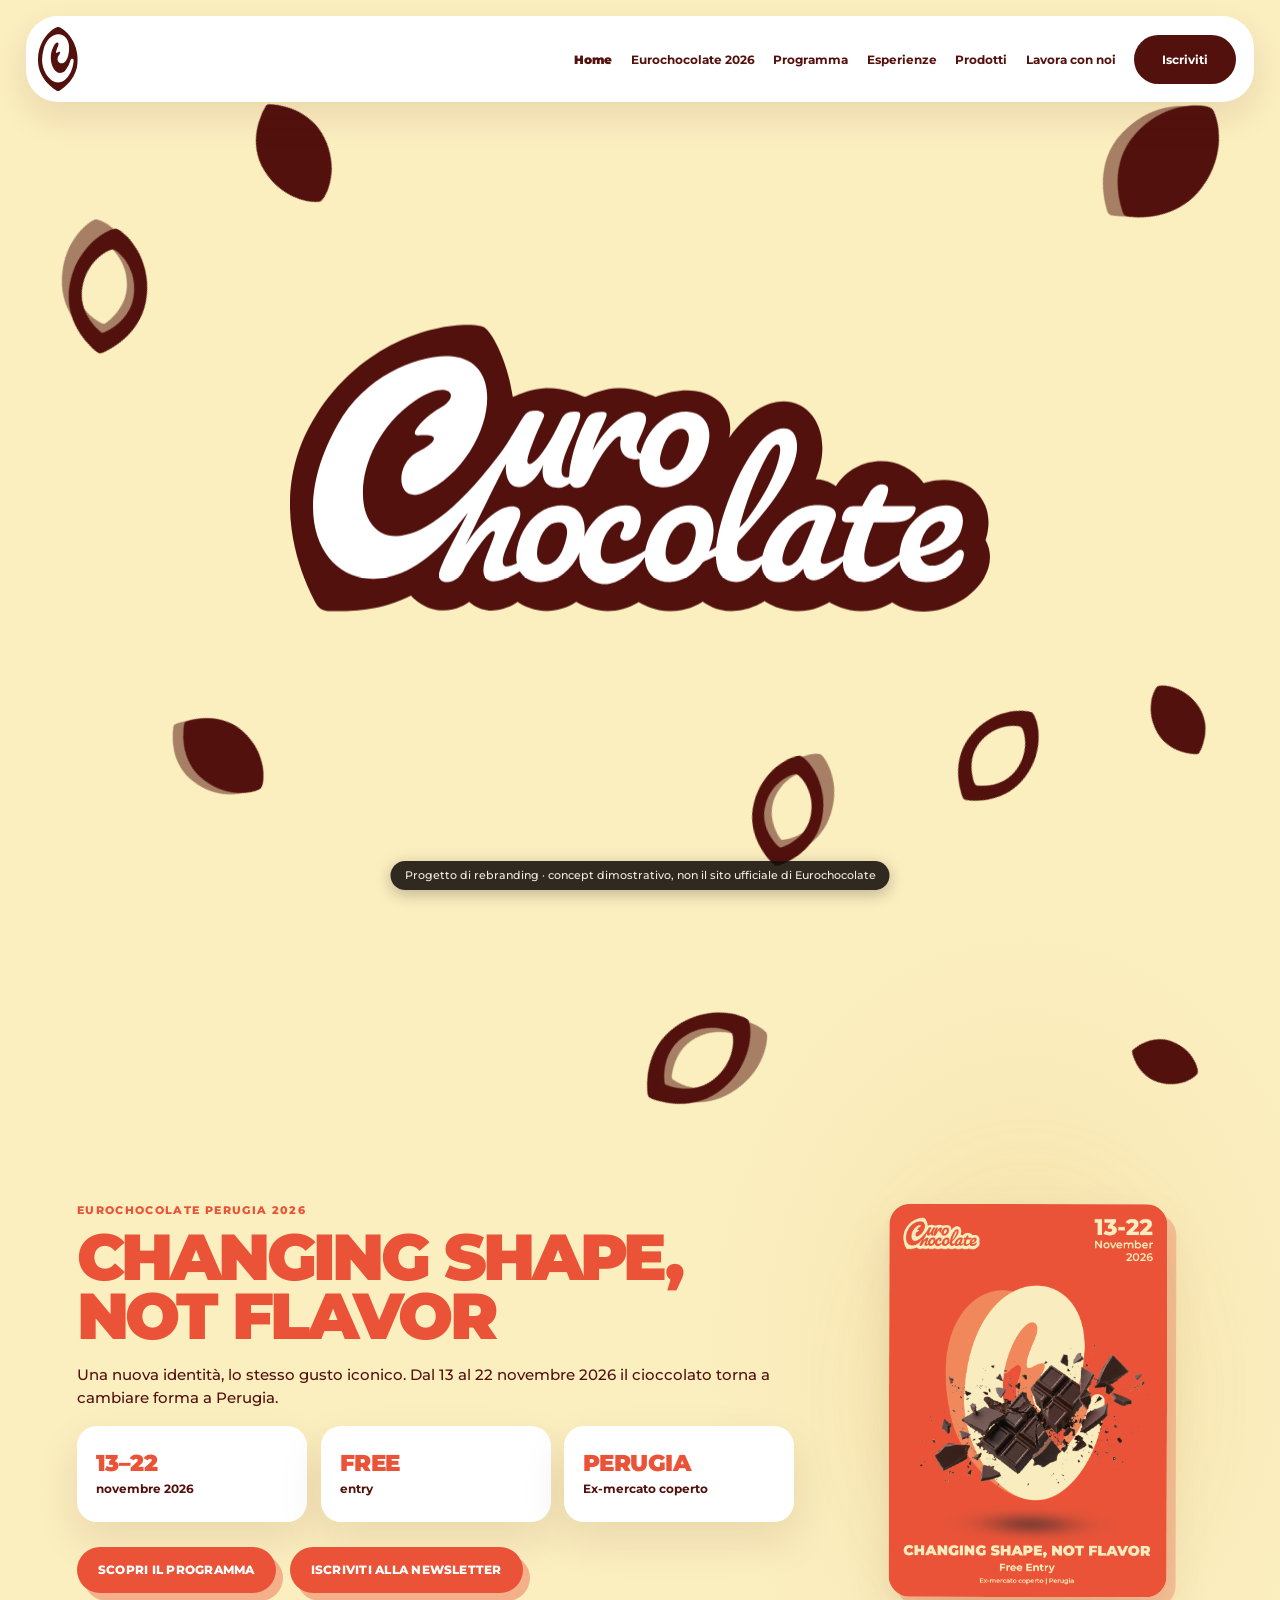
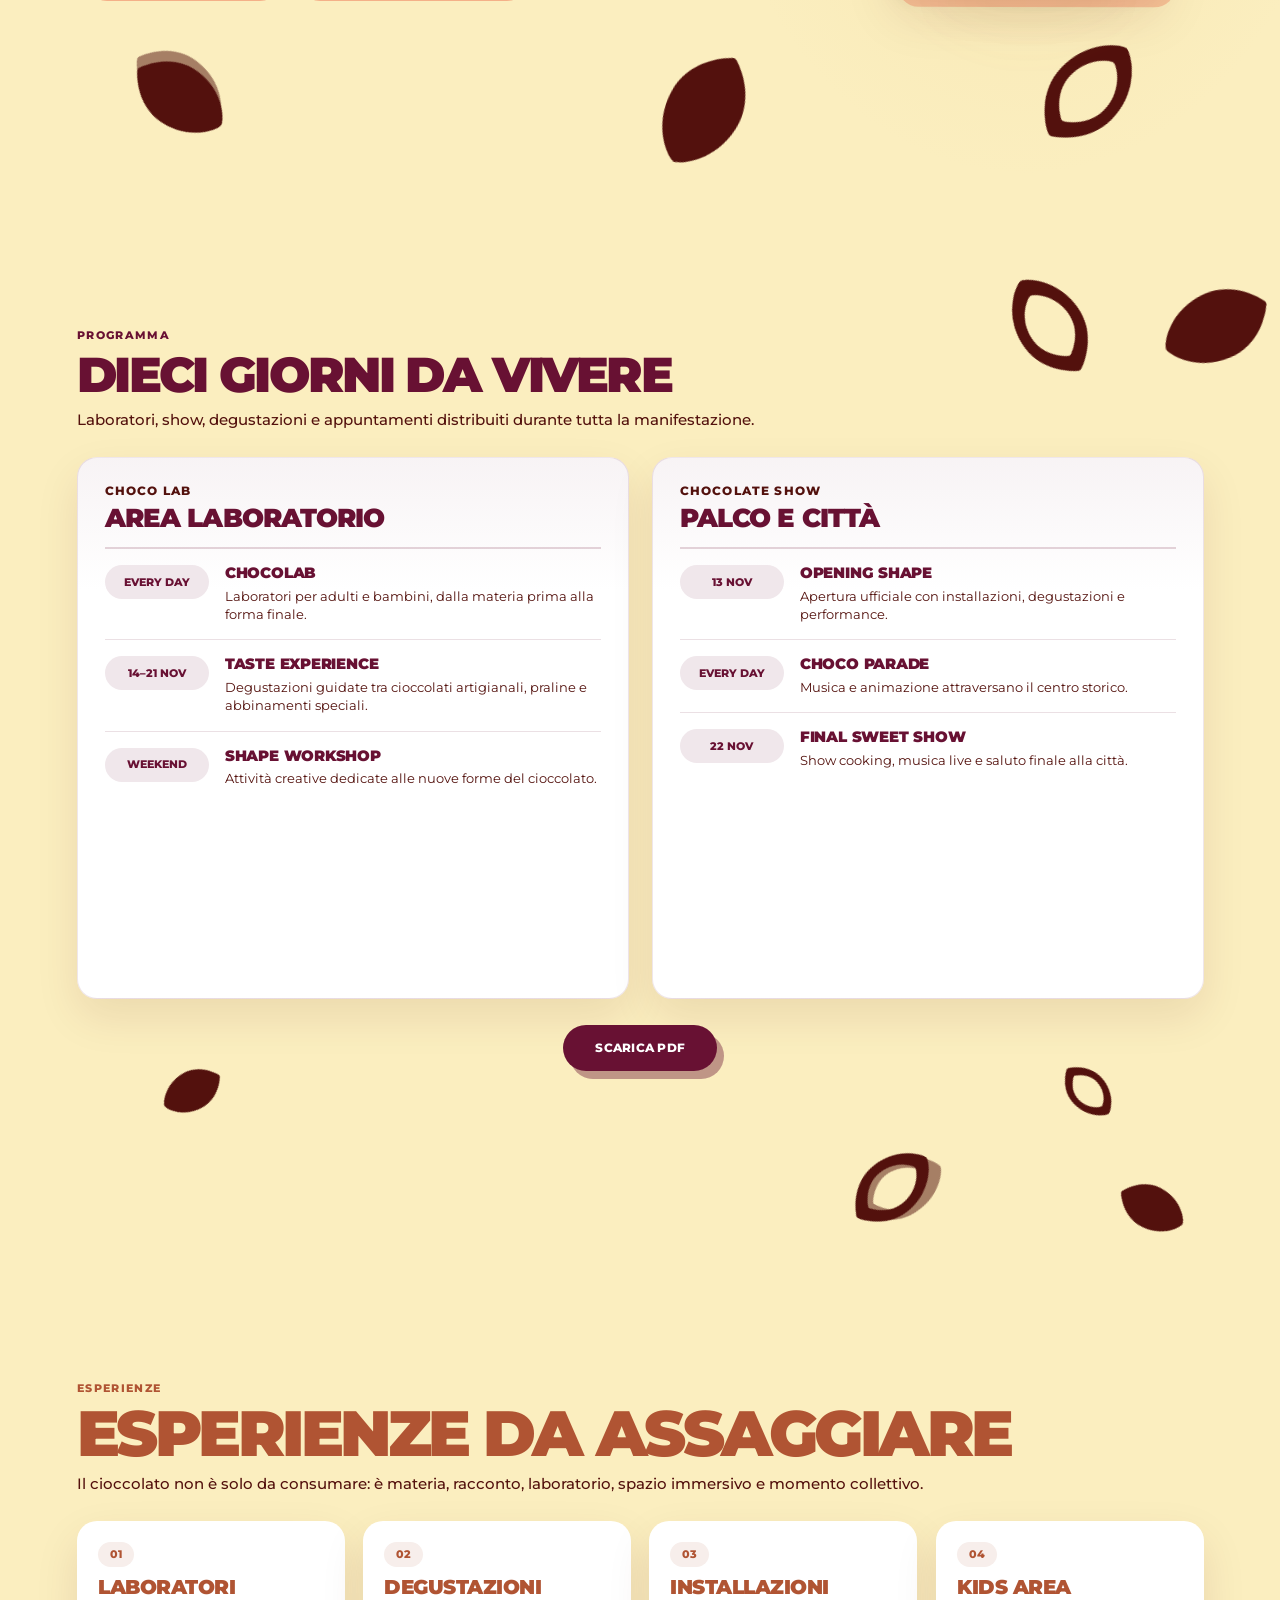
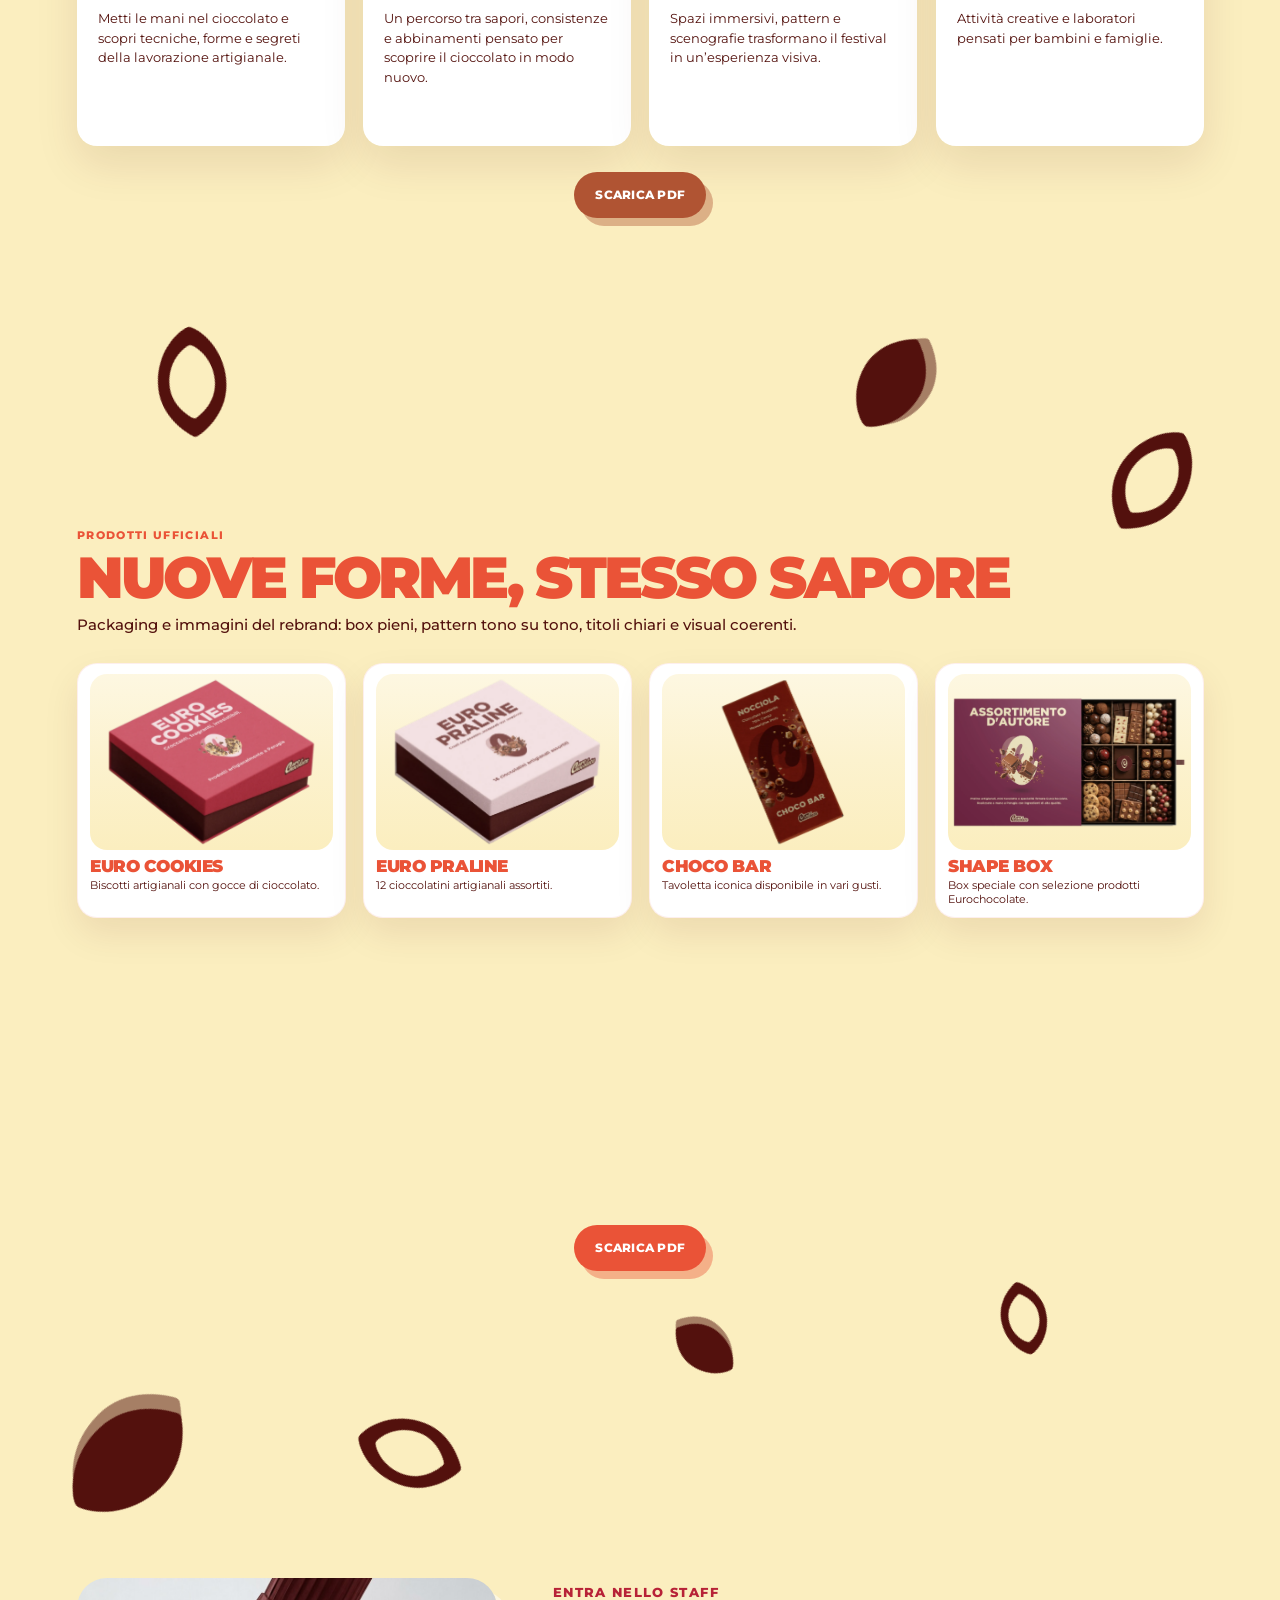
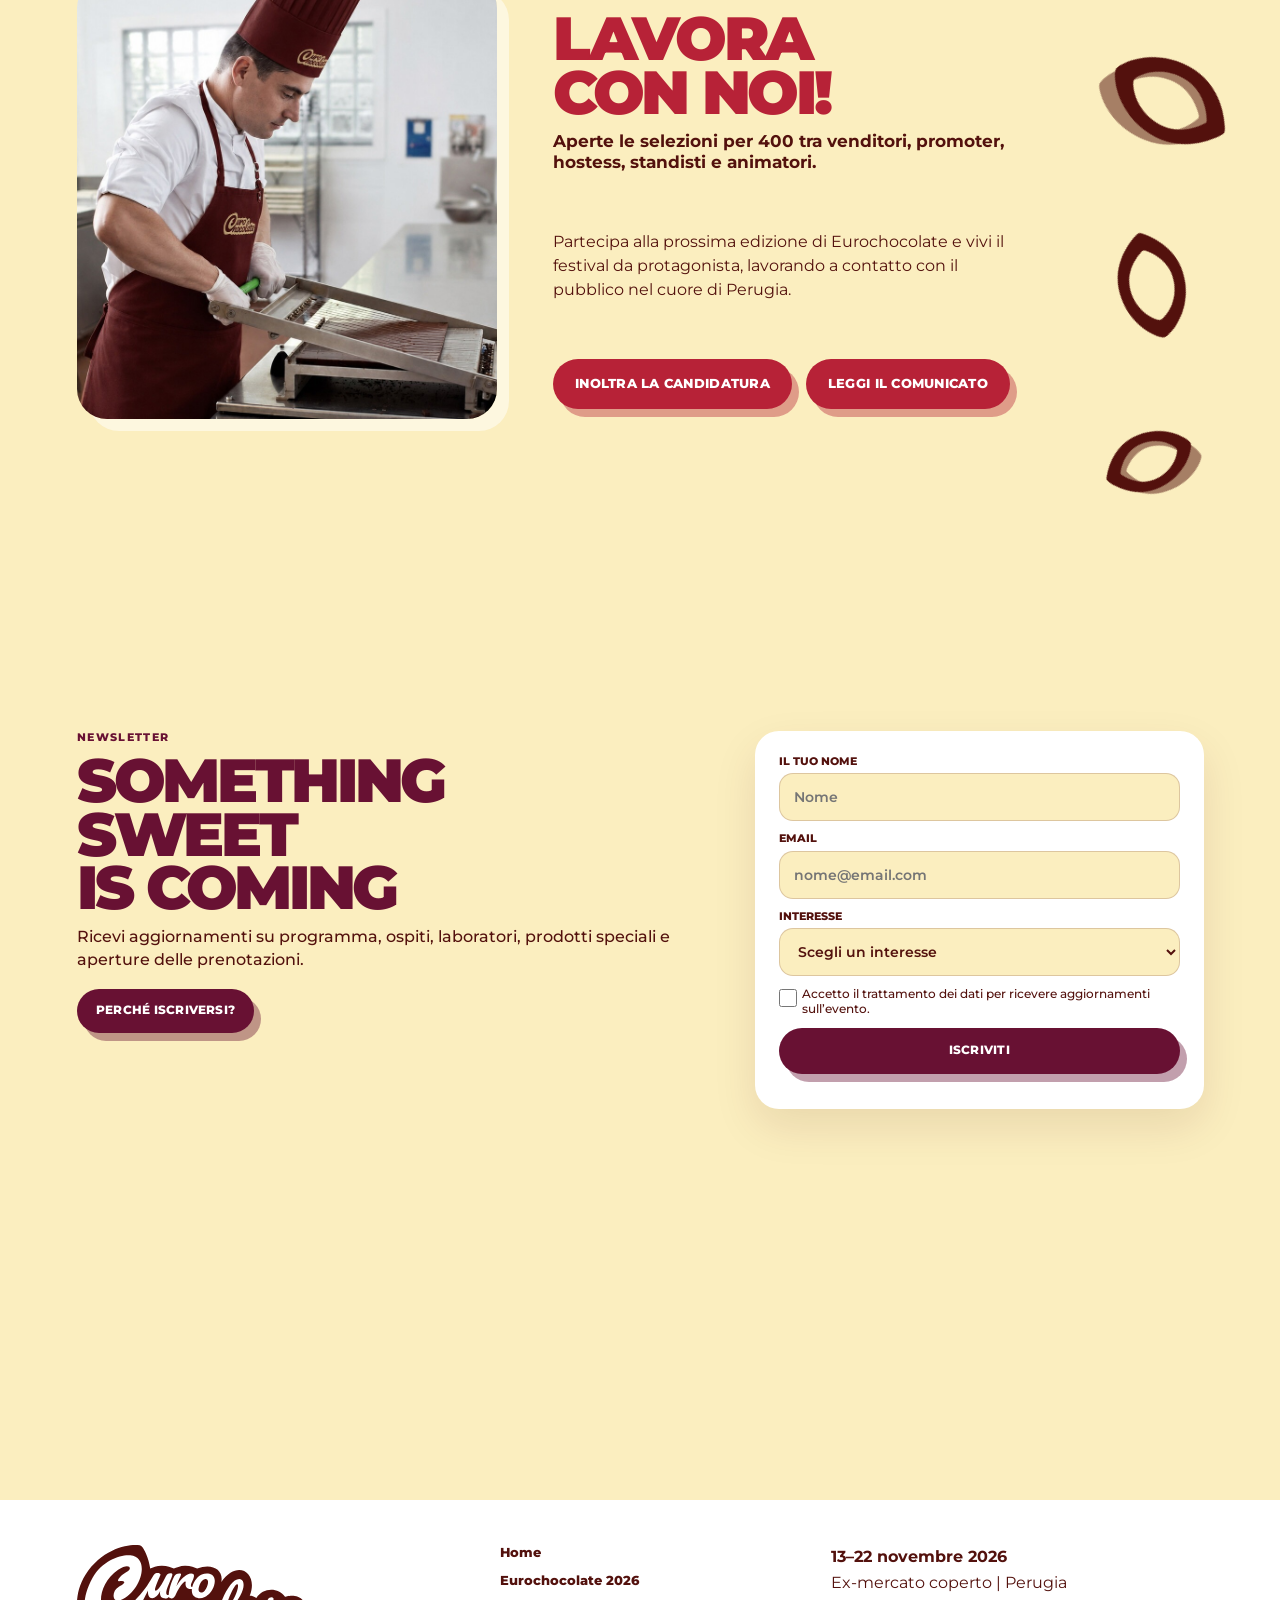
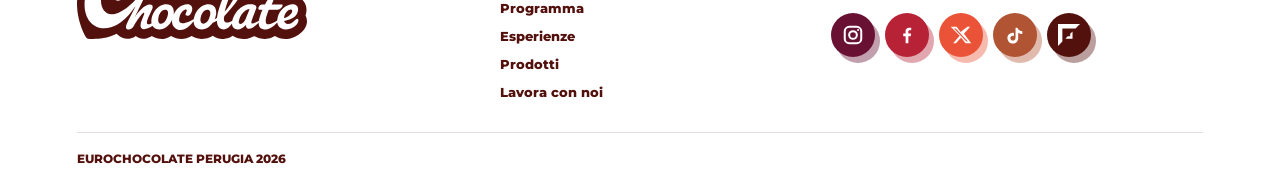
<file: eurochocolate/index.html>
<!doctype html>
<html lang="it">
<head>
  <meta charset="utf-8">
  <meta name="viewport" content="width=device-width, initial-scale=1">
  <meta name="description" content="Eurochocolate Perugia 2026 — Changing shape, not flavor.">
  <meta name="theme-color" content="#FBEEBF">
  <title>Eurochocolate 2026 — Changing Shape, Not Flavor</title>
  <meta name="robots" content="noindex, nofollow">
  <link rel="preconnect" href="https://fonts.googleapis.com">
  <link rel="preconnect" href="https://fonts.gstatic.com" crossorigin>
  <link href="https://fonts.googleapis.com/css2?family=Montserrat:wght@400;500;600;700;800;900&display=swap" rel="stylesheet">
  <link rel="icon" href="logo4-cream.png" type="image/png">
  <link rel="stylesheet" href="styles.css">
  <!-- Layout passaggio 2: griglia e componenti uniformati -->
  <script defer src="app.js"></script>
  <script defer src="concept-banner.js"></script>
</head>
<body>
  <svg class="svg-defs" aria-hidden="true" width="0" height="0">
    <symbol id="brand-logo" viewBox="0 0 390.99 162.65">
      <path class="brand-logo__outline" d="M388.52,121.48c0.58-1.84,4.96-14.55-3.58-25.04c-11.46-14.05-30.96-6.78-30.96-6.78   c-12.78-17.61-38.3-15.53-49.05,1.72c-4.21-2.85-7.97-3.77-11.13-3.77h-0.15c15.34-37.44-19.92-63.76-48.33-23.2   c4.35-21.26-16.26-33.13-41.09-22.9c-4.11-1.71-11.4-5.13-20.73-4.94c-8.3,0.16-14.82,3.31-18.77,4.96   c-4.2-1.72-11.49-5.07-20.81-4.96c-8.61,0.11-15.39,3.29-19.47,4.96c-2.55-17.94-9.67-32.49-14.31-37.55   c-0.95-1.03-2.18-1.74-3.54-2.05c-13.91-3.08-62.2,2.53-92.18,49.95c-28.69,45.38-7.05,92.08,0.32,105.42   c1.32,2.39,3.84,3.85,6.57,3.8c8.65-0.15,26,1.47,46.26-8.63c1.09,1.22,7.38,8.03,17.62,8.3c7.7,0.2,13.16-3.43,14.93-4.72   c1.26,1.13,5.11,4.31,10.98,4.79c7.75,0.63,15.08-3.93,16.04-4.79c2.36,1.6,6.8,4.12,12.87,4.85c10.1,1.21,17.68-3.38,19.93-4.87   c11.39,6.75,23.51,6.77,34.9,0.07c2.58,1.61,8.68,4.92,17.11,5.06c9.38,0.15,16.12-3.73,18.64-5.36c1.89,1.41,7.53,5.24,15.7,5.36   c8.86,0.14,16.97-4.17,18.77-5.54c2.52,1.66,8.74,5.29,17.48,5.54c9.39,0.27,16.17-3.52,18.7-5.1c2.41,1.56,9.2,4.87,17.3,5.1   c8.94,0.25,15.39-3.39,17.79-4.9C362.1,173.2,401.22,144.95,388.52,121.48z"/>
      <path class="brand-logo__fill" d="M376.15,127.91c-0.31-0.68-1.06-1.06-1.8-1.01c-0.85,0.07-1.69,0.51-2.54,1.36c-2.69,2.72-4.95,4.66-6.79,5.81   c-1.84,1.15-4.01,1.72-6.49,1.72c-3.45,0-5.55-2.31-6.43-5.09c13.96-3.24,21.35-6.85,23.44-16.98   c4.01-19.43-29.28-13.95-34.6,11.81c-0.26,1.2-0.42,2.36-0.52,3.46c-0.04,0.46-0.29,0.87-0.68,1.12   c-8.47,5.16-28.37,17.36-13.71-18.57h10.81c6.68,0,10.77-2.04,12.27-6.12c0.41-1.12,0.49-1.89,0.23-2.3   c-0.26-0.41-0.87-0.63-1.81-0.63c0,0-16.5,0-16.58,0c-0.11,0,4.38-8.53,2.86-10.71l-0.15-0.2c-1.98-2.55-7.11-1.03-9.42,2.72   c-1.61,2.63-3.16,5.36-4.64,8.19h-5.05c-2.66,0-4.6,1.66-5.82,4.97c-0.52,1.42-0.59,2.46-0.21,3.1c0.38,0.65,1.46,0.98,3.23,0.98   h3.46c-1.16,2.65-2.22,5.29-3.17,7.89c-1.43,3.91-2.37,7.35-2.84,10.35c-0.05,0.32-0.24,0.59-0.53,0.74   c-4.26,2.18-13.38,7.43-12.14,1.45c0.57-2.72,2.26-7.57,5.09-14.53c1.33-3.36,2.26-5.84,2.79-7.47c0-0.02,0.01-0.02,0.02-0.04   c0.2-0.53,0.32-1.01,0.41-1.47c0.01-0.03,0.02-0.08,0.02-0.11c0.01-0.02,0.01-0.02,0.01-0.03c0.03-0.22,0.06-0.44,0.07-0.64   c0-0.02,0.01-0.06,0.01-0.07c0.32-6.33-10.52-5.72-12.55-5.55c-0.04,0.01-0.09,0.01-0.13,0.02c-0.13,0.01-0.21,0.02-0.21,0.02v0.01   c-3.58,0.33-7.18,1.61-10.82,3.85c-4.27,2.64-7.97,6.12-11.1,10.45c-3.14,4.34-5.21,8.92-6.21,13.76v0.01   c-7.22,5.21-17.27,4.64-13.37-8.06c1.89-2,3.67-3.96,5.37-5.84c0-0.01,0.01-0.01,0.01-0.02c25.6-28.57,29.83-44.39,26.11-53.19   c-1.05-2.49-3.45-4.06-6.16-4.03c-5.1,0.06-10.2,3.45-15.27,10.18c-5.13,6.78-9.63,14.9-13.48,24.35   c-3.87,9.45-6.55,17.87-8.09,25.25c-0.44,2.13-0.74,4.15-0.94,6.05c-0.03,0.33-0.21,0.63-0.49,0.81c-1.1,0.71-2.17,1.37-3.21,1.98   c-0.16,0.09-0.33-0.07-0.26-0.25c4.99-11.87,2.83-25.39-10.34-25.39c-3.76,0-7.39,1.01-10.9,3.04c-3.51,2.04-6.52,4.85-9.02,8.45   c-3.45,4.97-4.92,11.14-5.32,13.1c-0.08,0.4-0.31,0.75-0.66,0.97c-3.78,2.48-27.96,15.95-23.93-2.67   c2.21-10.2,8.93-13.9,10.78-13.9c2.88,0.02,1.75,3.27,0.78,4.99c-0.6,1.33-1.8,3.75-0.42,4.91c2.27,1.73,5.6,0.63,7.55-1.82   c2.98-3.35,4.69-10.43,1.81-14.04c-1.44-1.96-3.82-2.95-7.15-2.95c-10.12,0.26-18.77,7.96-22.98,17.37   c0.57-4.06,0.38-8.84-2.23-12.69c-2.16-3.18-5.54-4.77-10.14-4.77c-3.76,0-7.39,1.01-10.9,3.04c-3.51,2.04-6.52,4.85-9.02,8.45   c-2.51,3.61-4.23,7.71-5.18,12.31c-0.61,2.93-0.68,5.69-0.21,8.27c0.04,0.25-0.08,0.49-0.32,0.59c-3.72,1.54-7.11,2.75-7.47-0.63   c-0.62-5.75,8.64-21.07,9.56-25.51c0.81-3.88-0.74-5.83-4.62-5.83c-1.97,0-4.29,0.69-6.92,2.06c-2.65,1.38-5.51,3.66-8.6,6.86   c-3.08,3.2-7.03,7.34-10.06,12.42c1.26-2.35,16.74-34.66,22.53-45.43c-0.66,3.48,0.07,7.1,1.17,9.46c0.01,0.03,0.02,0.06,0.04,0.09   c1.19,2.48,3.13,3.73,5.81,3.73c2.35,0,4.75-1.1,7.23-3.28c2.5-2.18,4.66-5.29,6.52-9.36c-0.07,0.25-0.74,2.92-0.33,5.78   c0,0.02,0,0.03,0.01,0.04c0.02,0.12,0.03,0.23,0.05,0.35c0.5,2.85,2.14,5.79,6.54,6.67c3.51,0.69,6.16-0.49,8.02-2   c0.26-0.21,0.66-0.12,0.8,0.18c0.67,1.35,1.85,2.03,3.56,2.03c1.86,0,3.33-0.5,4.41-1.49c1.08-1,2.25-2.9,3.5-5.73   c1.66-3.67,3.57-7.15,5.7-10.47c2.13-3.31,4.14-5.97,6.04-7.99c1.9-2.01,3.29-3.02,4.2-3.02c0.66,0,0.89,0.49,0.69,1.45   c-0.03,0.11-2.76,12.11,10.16,11.24c0.23-0.02,0.42,0.17,0.4,0.4c-0.12,1.37-0.11,2.71,0.04,4.04c0.32,3,1.42,5.53,3.3,7.55   c1.87,2.03,4.53,3.23,7.99,3.6c3.5,0.39,7.03-0.27,10.55-1.96c3.53-1.69,6.7-4.22,9.52-7.6c2.81-3.37,4.93-7.33,6.36-11.88   c1.03-3.29,1.38-6.44,1.06-9.45c-0.32-3.01-1.44-5.53-3.34-7.56c-1.91-2.03-4.58-3.24-8.03-3.61c-3.57-0.39-7.1,0.27-10.6,1.96   c-3.5,1.7-6.64,4.23-9.43,7.61c-2.79,3.38-4.89,7.34-6.32,11.89c-0.16,0.51-0.31,1.02-0.43,1.53c-0.05,0.21-0.28,0.31-0.46,0.21   c-1.42-0.82-3.25-2.97-0.3-8.27l-0.05,0.03c2.12-4.07,3.43-8.65,3.53-9.12c0.81-3.91-0.74-5.87-4.65-5.87   c-1.99,0-4.31,0.7-6.97,2.08c-2.67,1.39-5.57,3.7-8.72,6.96c-3.15,3.24-6.25,7.46-9.3,12.64c0.79-2.65,1.56-4.88,2.29-6.68   c0.74-1.81,1.65-3.92,2.76-6.32c1.6-3.37,2.5-5.54,2.71-6.51c0.17-0.84,0.05-1.41-0.37-1.71c-0.42-0.31-1.23-0.46-2.44-0.46   c-2.23,0-4.03,0.41-5.44,1.22c-1.41,0.81-2.56,2.09-3.46,3.84c-3.69,7.04-6.35,14.47-7.98,22.29c-0.73,3.52-1.11,6.39-1.17,8.63   c-0.01,0.25-0.19,0.46-0.44,0.51c-2.9,0.63-7.33-0.94,1.02-19.48c5.06-11.22,6.51-15.4,5.07-16.65c-0.52-0.45-1.38-0.49-2.77-0.49   c-1.97,0-3.53,0.4-4.68,1.18c-1.14,0.77-2.14,2.07-2.99,3.85c-2.53,5.31-4.95,9.8-7.24,13.45c-2.27,3.64-4.27,6.36-6,8.15   c-1.72,1.8-3.01,2.7-3.91,2.7c-0.66,0-1.09-0.25-1.28-0.77c-0.2-0.49-0.15-1.38,0.09-2.64c0.44-2.09,1.91-6.27,4.41-12.55   c0.73-1.79,1.63-3.79,2.69-6c1.22-2.75,1.9-4.36,2-4.84c0.74-3.62-7.92-4.14-10.38-1.15c-3.6,4.37-7.8,13.73-15.16,23.43   C40.45,174.53,15.62,80.91,69.94,43.57c17.83-12.26,26.92-3.06,13.55,4.38C74.65,52.88,65.61,63.5,71.7,62.93   c2.75-0.26,7.93-0.4,8.56,1.25c1.17,3.04-6.99,6.96-9.62,8.44c-12.37,6.96-11.24,28.88,3.76,22.43   c35.34-15.17,51.04-72.63,16.26-76.17c-16.44-1.68-47.96,9.16-64.16,38.21c-41.41,74.27,20.29,118.61,66.95,56.55   c0.2-0.26,5.23-6.63,5.96-7.47C88.31,127.9,82.49,138.22,83.28,142c0.98,4.72,10.08,4.31,13.94-4.24   c1.65-3.65,9.6-15.22,12.49-18.34c1.85-2,3.16-3,3.94-3c0.65,0,0.88,0.48,0.69,1.42c-0.3,1.45-1.23,4.05-2.78,7.81   c-1.73,4.3-2.77,7.29-3.11,8.97c-3.33,16.46,14.24,8.18,19.49,4.52c0.25-0.16,0.57-0.09,0.73,0.17c0.72,1.11,1.6,2.09,2.67,2.94   c2.21,1.76,5.14,2.64,8.76,2.64c4.3,0,8.46-1.53,12.49-4.59c3.94-2.99,7-6.96,9.2-11.9c-0.63,4.66,0.21,8.47,2.51,11.45   c11.56,14.91,28.15-0.57,33.89-8.84c0.03,1.48,0.21,2.89,0.55,4.25c0.73,2.91,2.2,5.24,4.42,7c2.21,1.76,5.13,2.64,8.76,2.64   c4.3,0,8.46-1.53,12.49-4.59c2.16-1.64,4.07-3.63,5.7-5.84c0.46-0.62,1.06-1.11,1.77-1.41c1.71-0.72,3.5-1.55,5.37-2.52   c0.28-0.16,0.62,0.04,0.63,0.36c0.11,2.48,0.47,4.74,1.12,6.73c1.57,4.85,5.03,7.27,10.35,7.27c6.05,0,11.13-5.46,14.08-10.05   c0.05,2.34,0.59,4.36,1.62,6.05c1.68,2.72,4.39,4.09,8.15,4.09c4.79,0,9.28-2.55,13.48-7.63c2.13,13.95,16.67,2.41,22.18-4.04   c-0.18,7.71,3.77,11.58,11.9,11.58c7.22,0,15.39-6.82,19.68-11.72c0.28,2.5,1.06,4.66,2.37,6.49c2.49,3.49,6.64,5.23,12.45,5.23   c3.82,0,7.25-0.73,10.31-2.18c3.05-1.45,5.7-3.48,7.93-6.08c1.36-1.57,2.26-3.45,2.71-5.64   C376.51,129.67,376.48,128.65,376.15,127.91z M257.38,94.2c2.88-7.45,5.71-13.69,8.51-18.72c2.79-5.02,4.89-7.53,6.28-7.53   c1.7,0,2.07,2.3,1.12,6.9c-1.22,5.88-3.83,12.37-7.85,19.49c-3.15,5.58-6.85,11.15-11.07,16.71c-1.01,1.15-2.13,2.38-3.38,3.64   C252.52,108.13,254.65,101.31,257.38,94.2z M207.63,71.57c1.36-4.31,3.06-7.48,5.12-9.52c2.06-2.03,4.14-2.94,6.25-2.71   c1.64,0.17,2.78,1.17,3.42,2.97c0.64,1.81,0.45,4.35-0.59,7.64c-1.33,4.25-3.04,7.41-5.1,9.47c-2.07,2.07-4.1,2.98-6.09,2.77   c-1.75-0.19-2.96-1.15-3.62-2.89C206.35,77.56,206.56,74.98,207.63,71.57z M152.65,125.99c-1.1,2.97-2.52,5.24-4.27,6.82   c-1.76,1.57-3.59,2.36-5.53,2.36c-1.76,0-3.11-0.87-4.05-2.63c-0.94-1.76-1.06-4.3-0.38-7.63c0.88-4.24,2.37-7.52,4.45-9.86   c2.08-2.33,4.34-3.5,6.77-3.5h0.45C150.09,111.55,158.67,110.48,152.65,125.99z M224.6,125.99c-0.88,2.27-1.7,3.72-2.44,4.53   c-0.6,0.87-1.26,1.64-1.97,2.28c-1.76,1.57-3.59,2.36-5.53,2.36c-1.76,0-3.11-0.87-4.05-2.63c-0.94-1.76-1.06-4.3-0.38-7.63   c0.88-4.24,2.36-7.52,4.45-9.86c2.08-2.33,4.33-3.5,6.76-3.5C221.45,111.55,230.63,110.48,224.6,125.99z M286.63,127.08   c-1.09,2.6-2.4,4.7-3.93,6.27c-1.54,1.57-2.98,2.36-4.3,2.36c-1.34,0-2.29-0.45-2.85-1.36c-0.58-0.91-0.67-2.3-0.27-4.18   c0.7-3.39,1.99-6.6,3.89-9.63c1.9-3.03,4.11-5.46,6.65-7.32c2.53-1.85,5.08-2.79,7.63-2.86L286.63,127.08z M356.45,114.82   c4.63-5.08,10.26-5.05,9.24-0.09c-0.64,3.11-6.33,9.2-13.79,10.89C351.9,125.61,352.53,119.1,356.45,114.82z"/>
    </symbol>

    <symbol id="fava-shape-1" viewBox="0 0 118.29 182.06">
      <path d="m114.81,105.11c-15.07,55.49-59.8,75.76-74.36,76.93-1.43.12-2.85-.21-4.09-.94-12.59-7.4-44.89-45.37-34.24-101.87C12.31,25.14,61.18,5.23,76.02.38c2.66-.87,5.57-.2,7.59,1.74,11.24,10.85,45.63,49.87,31.2,102.99ZM75.32,31.72c-1.34-1.3-3.28-1.74-5.06-1.16-9.9,3.24-42.47,16.51-49.27,52.57-7.1,37.67,14.44,62.98,22.83,67.92.83.49,1.77.7,2.73.63,9.7-.78,39.53-14.29,49.57-51.29,9.62-35.41-13.31-61.43-20.8-68.66Z"/>
      <path d="m83.4,14.2s29,76.36,19.56,95.07c-9.45,18.72-28.93,55.59-58.14,45.41S5.13,111.47,13.88,77.84C22.62,44.22,83.4,14.2,83.4,14.2Z"/>
    </symbol>
    <symbol id="fava-shape-2" viewBox="0 0 137.04 197.62">
      <path d="m130.25,119.89C150.32,58.41,120.77,11.75,107.8,1.67c-1.27-.99-2.81-1.56-4.42-1.64C86.98-.78,33.18,14.98,8.32,74.69c-23.79,57.14,9.87,106.01,20.83,119.74,1.96,2.46,5.12,3.63,8.21,3.04,17.26-3.26,73.67-18.74,92.88-77.58Zm-82.41,44.63c-2.06.39-4.16-.39-5.47-2.03-7.31-9.15-29.75-41.73-13.88-79.83,16.57-39.8,52.43-50.31,63.37-49.77,1.08.05,2.1.43,2.95,1.09,8.64,6.72,28.34,37.83,14.96,78.81-12.81,39.23-50.42,49.54-61.92,51.72Z"/>
    </symbol>
    <symbol id="fava-shape-3" viewBox="0 0 160.18 197.62">
      <g opacity=".5"><path d="m142.25,124.48c32.36-55.99,13.1-107.76,2.51-120.31-1.04-1.23-2.43-2.11-3.99-2.52-15.88-4.18-71.77.1-108.45,53.37-35.1,50.98-12.29,105.76-4.4,121.46,1.41,2.81,4.25,4.61,7.4,4.68,17.56.38,75.96-3.08,106.93-56.68Zm-89.86,26.61c-2.1-.05-3.99-1.24-4.93-3.12-5.25-10.46-20.47-46.98,2.94-80.97,24.45-35.51,61.71-38.37,72.3-35.58,1.04.27,1.96.86,2.66,1.68,7.06,8.36,19.9,42.88-1.67,80.2-20.65,35.73-59.58,38.04-71.29,37.79Z"/></g>
      <path d="m130.25,119.89C150.32,58.41,120.77,11.75,107.8,1.67c-1.27-.99-2.81-1.56-4.42-1.64C86.98-.78,33.18,14.98,8.32,74.69c-23.79,57.14,9.87,106.01,20.83,119.74,1.96,2.46,5.12,3.63,8.21,3.04,17.26-3.26,73.67-18.74,92.88-77.58Zm-82.41,44.63c-2.06.39-4.16-.39-5.47-2.03-7.31-9.15-29.75-41.73-13.88-79.83,16.57-39.8,52.43-50.31,63.37-49.77,1.08.05,2.1.43,2.95,1.09,8.64,6.72,28.34,37.83,14.96,78.81-12.81,39.23-50.42,49.54-61.92,51.72Z"/>
    </symbol>
    <symbol id="fava-shape-4" viewBox="0 0 129.9 197.55">
      <g opacity=".5"><path d="m114.9,104.18c-13.7,55.85-57.93,77.21-72.45,78.74-1.43.15-2.86-.14-4.11-.84-12.77-7.09-45.99-44.25-36.73-101C10.47,26.76,58.83,5.66,73.55.44c2.64-.94,5.57-.34,7.63,1.56,11.5,10.57,46.84,48.74,33.72,102.19ZM73.62,31.79c-1.37-1.26-3.33-1.66-5.09-1.04-9.81,3.48-42.05,17.55-47.96,53.76-6.17,37.83,15.98,62.61,24.49,67.33.84.46,1.79.66,2.74.56,9.68-1.02,39.16-15.26,48.3-52.49,8.74-35.64-14.81-61.08-22.48-68.13Z"/><path d="m77.27,17.28s31.49,73.66,23.47,91.65c-8.02,17.98-24.65,53.41-52.94,43.48-28.29-9.93-39.95-41.79-33.36-74.13,6.59-32.35,62.83-61,62.83-61Z"/></g>
      <path d="m126.42,120.59c-15.07,55.49-59.8,75.76-74.36,76.93-1.43.12-2.85-.21-4.09-.94-12.59-7.4-44.89-45.37-34.24-101.87C23.92,40.62,72.79,20.72,87.63,15.86c2.66-.87,5.57-.2,7.59,1.74,11.24,10.85,45.63,49.87,31.2,102.99Zm-39.49-73.38c-1.34-1.3-3.28-1.74-5.06-1.16-9.9,3.24-42.47,16.51-49.27,52.57-7.1,37.67,14.44,62.98,22.83,67.92.83.49,1.77.7,2.73.63,9.7-.78,39.53-14.29,49.57-51.29,9.62-35.41-13.31-61.43-20.8-68.66Z"/><path d="m95.01,29.68s29,76.36,19.56,95.07c-9.45,18.72-28.93,55.59-58.14,45.41s-39.69-43.21-30.95-76.84c8.74-33.62,69.53-63.64,69.53-63.64Z"/>
    </symbol>

    <!-- Fave decorative definitive: geometrie copiate integralmente dai quattro SVG autorizzati. -->
    <symbol id="bean-full-single" class="bean-symbol bean-symbol--full-single" data-source="Fava piena singola(8).svg" viewBox="0 0 118.3 182.1">
      <path d="M114.8,105.1C99.7,160.6,55,180.9,40.5,182c-1.4,0.1-2.9-0.2-4.1-0.9C23.8,173.7-8.5,135.7,2.1,79.2 C12.3,25.1,61.2,5.2,76,0.4c2.7-0.9,5.6-0.2,7.6,1.7C94.8,13,129.2,52,114.8,105.1z"/>
    </symbol>
    <symbol id="bean-full-double" class="bean-symbol bean-symbol--full-double" data-source="Fava piena(8).svg" viewBox="0 0 129.9 197.6">
      <g class="st0">
        <g>
          <path d="M114.9,104.2C101.2,160,57,181.4,42.5,182.9c-1.4,0.2-2.9-0.1-4.1-0.8c-12.8-7.1-46-44.2-36.7-101 C10.5,26.8,58.8,5.7,73.5,0.4c2.6-0.9,5.6-0.3,7.6,1.6C92.7,12.6,128,50.7,114.9,104.2z"/>
        </g>
      </g>
      <g>
        <path d="M126.4,120.6c-15.1,55.5-59.8,75.8-74.4,76.9c-1.4,0.1-2.8-0.2-4.1-0.9c-12.6-7.4-44.9-45.4-34.2-101.9 c10.2-54.1,59.1-74,73.9-78.8c2.7-0.9,5.6-0.2,7.6,1.7C106.5,28.5,140.8,67.5,126.4,120.6z"/>
      </g>
    </symbol>
    <symbol id="bean-empty-single" class="bean-symbol bean-symbol--empty-single" data-source="Fava vuota singola(8).svg" viewBox="0 0 137.04 197.62">
      <path class="cls-1" d="m130.25,119.89C150.32,58.41,120.77,11.75,107.8,1.67c-1.27-.99-2.81-1.56-4.42-1.64C86.98-.78,33.18,14.98,8.32,74.69c-23.79,57.14,9.87,106.01,20.83,119.74,1.96,2.46,5.12,3.63,8.21,3.04,17.26-3.26,73.67-18.74,92.88-77.58Zm-82.41,44.63c-2.06.39-4.16-.39-5.47-2.03-7.31-9.15-29.75-41.73-13.88-79.83,16.57-39.8,52.43-50.31,63.37-49.77,1.08.05,2.1.43,2.95,1.09,8.64,6.72,28.34,37.83,14.96,78.81-12.81,39.23-50.42,49.54-61.92,51.72Z"/>
    </symbol>
    <symbol id="bean-empty-double" class="bean-symbol bean-symbol--empty-double" data-source="Fava Vuota(8).svg" viewBox="0 0 160.18 197.62">
      <g class="cls-1">
        <path class="cls-2" d="m142.25,124.48c32.36-55.99,13.1-107.76,2.51-120.31-1.04-1.23-2.43-2.11-3.99-2.52-15.88-4.18-71.77.1-108.45,53.37-35.1,50.98-12.29,105.76-4.4,121.46,1.41,2.81,4.25,4.61,7.4,4.68,17.56.38,75.96-3.08,106.93-56.68Zm-89.86,26.61c-2.1-.05-3.99-1.24-4.93-3.12-5.25-10.46-20.47-46.98,2.94-80.97,24.45-35.51,61.71-38.37,72.3-35.58,1.04.27,1.96.86,2.66,1.68,7.06,8.36,19.9,42.88-1.67,80.2-20.65,35.73-59.58,38.04-71.29,37.79Z"/>
      </g>
      <path class="cls-2" d="m130.25,119.89C150.32,58.41,120.77,11.75,107.8,1.67c-1.27-.99-2.81-1.56-4.42-1.64C86.98-.78,33.18,14.98,8.32,74.69c-23.79,57.14,9.87,106.01,20.83,119.74,1.96,2.46,5.12,3.63,8.21,3.04,17.26-3.26,73.67-18.74,92.88-77.58Zm-82.41,44.63c-2.06.39-4.16-.39-5.47-2.03-7.31-9.15-29.75-41.73-13.88-79.83,16.57-39.8,52.43-50.31,63.37-49.77,1.08.05,2.1.43,2.95,1.09,8.64,6.72,28.34,37.83,14.96,78.81-12.81,39.23-50.42,49.54-61.92,51.72Z"/>
    </symbol>

    <symbol id="standard-nav-logo" viewBox="0 0 427.04 182">
      <path class="nav-standard-logo__main" d="M424.57,141.92c.6-1.8,5-14.6-3.6-25-11.5-14-31-6.8-31-6.8-12.8-17.6-38.3-15.5-49,1.7a19.3,19.3,0,0,0-11.1-3.8h-.1c15.3-37.4-19.9-63.8-48.3-23.2,4.4-21.3-16.3-33.1-41.1-22.9-4.1-1.7-11.4-5.1-20.7-4.9-8.3.2-14.8,3.3-18.8,5-4.2-1.7-11.5-5.1-20.8-5-8.6.1-15.4,3.3-19.5,5-2.5-18-9.7-32.5-14.3-37.6a6.87,6.87,0,0,0-3.5-2c-14-3.1-62.3,2.5-92.3,50-28.7,45.3-7,92,.3,105.4a7.18,7.18,0,0,0,6.6,3.8c8.7-.1,26,1.5,46.3-8.6a25.3,25.3,0,0,0,17.6,8.3,24.69,24.69,0,0,0,14.9-4.7,19.32,19.32,0,0,0,11,4.8c7.8.6,15.1-3.9,16-4.8a28.86,28.86,0,0,0,32.8,0c11.4,6.8,23.5,6.8,34.9.1a33.17,33.17,0,0,0,35.7-.3,26.83,26.83,0,0,0,15.7,5.4,36.47,36.47,0,0,0,18.8-5.5,33.43,33.43,0,0,0,36.2.4,36.28,36.28,0,0,0,17.3,5.1,31.9,31.9,0,0,0,17.8-4.9C398.17,193.72,437.27,165.42,424.57,141.92Z"/>
      <path class="nav-standard-logo__fill" d="M412.17,148.42a1.75,1.75,0,0,0-1.8-1,3.55,3.55,0,0,0-2.5,1.4,37.91,37.91,0,0,1-6.8,5.8,11.53,11.53,0,0,1-6.5,1.7c-3.5,0-5.5-2.3-6.4-5.1,14-3.2,21.4-6.8,23.4-17,4-19.4-29.3-14-34.6,11.8-.2,1.1-.4,2.3-.5,3.5a1.23,1.23,0,0,1-.7,1.1c-8.5,5.2-28.4,17.4-13.7-18.6h10.8c6.7,0,10.8-2,12.3-6.1.4-1.1.5-1.9.2-2.3a2.16,2.16,0,0,0-1.8-.6H367c-.1,0,4.4-8.5,2.9-10.7l-.1-.2c-2-2.6-7.1-1-9.4,2.7-1.6,2.6-3.2,5.4-4.6,8.2h-5c-2.7,0-4.6,1.7-5.8,5-.5,1.4-.6,2.5-.2,3.1s1.5,1,3.2,1h3.5c-1.2,2.7-2.2,5.3-3.2,7.9a54.25,54.25,0,0,0-2.8,10.3.75.75,0,0,1-.5.7c-4.3,2.2-13.4,7.4-12.1,1.4a109.59,109.59,0,0,1,5.1-14.5c1.3-3.4,2.3-5.8,2.8-7.5h0a8.33,8.33,0,0,0,.4-1.5v-.1h0c0-.2.1-.4.1-.6v-.1c.3-6.3-10.5-5.7-12.5-5.6h-.3a24.14,24.14,0,0,0-10.8,3.8,39.34,39.34,0,0,0-11.1,10.4,36.69,36.69,0,0,0-6.2,13.8h0c-7.2,5.2-17.3,4.6-13.4-8.1,1.9-2,3.7-4,5.4-5.8h0c25.6-28.6,29.8-44.4,26.1-53.2a6.42,6.42,0,0,0-6.2-4q-7.65.15-15.3,10.2a109.13,109.13,0,0,0-13.5,24.3,142.23,142.23,0,0,0-8.1,25.2c-.4,2.1-.7,4.2-.9,6a1,1,0,0,1-.5.8c-1.1.7-2.2,1.4-3.2,2a.37.37,0,0,1-.3-.1v-.2c5-11.9,2.8-25.4-10.3-25.4a21.06,21.06,0,0,0-10.9,3,27.84,27.84,0,0,0-9,8.4,36.55,36.55,0,0,0-5.3,13.1,1.45,1.45,0,0,1-.7,1c-3.8,2.5-28,15.9-23.9-2.7,2.2-10.2,8.9-13.9,10.8-13.9,2.9,0,1.8,3.3.8,5-.6,1.3-1.8,3.8-.4,4.9,2.3,1.7,5.6.6,7.6-1.8,3-3.3,4.7-10.4,1.8-14-1.4-2-3.8-3-7.1-3-10.1.3-18.8,8-23,17.4.6-4.1.4-8.8-2.2-12.7-2.2-3.2-5.5-4.8-10.1-4.8a21.06,21.06,0,0,0-10.9,3,27.84,27.84,0,0,0-9,8.4,34.37,34.37,0,0,0-5.2,12.3,21.05,21.05,0,0,0-.2,8.3.71.71,0,0,1-.3.6c-3.7,1.5-7.1,2.8-7.5-.6-.6-5.8,8.6-21.1,9.6-25.5.8-3.9-.7-5.8-4.6-5.8a14.27,14.27,0,0,0-6.9,2.1,33.5,33.5,0,0,0-8.6,6.9,71.09,71.09,0,0,0-10.1,12.4c1.3-2.3,16.7-34.7,22.5-45.4a15.59,15.59,0,0,0,1.2,9.5v.1a6.11,6.11,0,0,0,5.8,3.7q3.6,0,7.2-3.3a27.14,27.14,0,0,0,6.6-9.4,14.13,14.13,0,0,0-.3,5.8h0v.3a7.74,7.74,0,0,0,6.5,6.7,9.3,9.3,0,0,0,8-2,.48.48,0,0,1,.7.1.1.1,0,0,0,.1.1,3.81,3.81,0,0,0,3.6,2,5.93,5.93,0,0,0,4.4-1.5,18.66,18.66,0,0,0,3.5-5.7,94.81,94.81,0,0,1,5.7-10.4,66.76,66.76,0,0,1,6-8q2.85-3,4.2-3c.7,0,.9.5.7,1.5,0,.1-2.8,12.1,10.2,11.2.2,0,.4.1.4.3v.1a26.7,26.7,0,0,0,0,4,12.79,12.79,0,0,0,3.3,7.6,12.11,12.11,0,0,0,8,3.6,18.7,18.7,0,0,0,10.6-2,28,28,0,0,0,9.5-7.6,35.15,35.15,0,0,0,6.4-11.9,23.44,23.44,0,0,0,1.1-9.5,13,13,0,0,0-3.2-7.5,12.6,12.6,0,0,0-8-3.6A18.54,18.54,0,0,0,249,72a28.68,28.68,0,0,0-9.4,7.6,35.65,35.65,0,0,0-6.4,11.8,8.33,8.33,0,0,0-.4,1.5c0,.2-.2.3-.4.2h-.1c-1.4-.8-3.2-3-.3-8.3h-.1a43.83,43.83,0,0,0,3.5-9.1c.8-3.9-.7-5.9-4.6-5.9a14.32,14.32,0,0,0-7,2.1,34.78,34.78,0,0,0-8.7,7,67.22,67.22,0,0,0-9.3,12.6c.8-2.7,1.6-4.9,2.3-6.7s1.6-3.9,2.8-6.3a37.1,37.1,0,0,0,2.7-6.5c.2-.8.1-1.4-.4-1.7a5.19,5.19,0,0,0-2.4-.5,10,10,0,0,0-5.4,1.2,9.18,9.18,0,0,0-3.5,3.8,83.69,83.69,0,0,0-8,22.3,61.38,61.38,0,0,0-1.2,8.6.46.46,0,0,1-.4.5c-2.9.6-7.3-.9,1-19.5,5.1-11.2,6.5-15.4,5.1-16.7-.5-.5-1.4-.5-2.8-.5a7.89,7.89,0,0,0-4.7,1.2,9.25,9.25,0,0,0-3,3.8q-3.3,6.9-7.2,13.5a52.15,52.15,0,0,1-6,8.2q-2.55,2.7-3.9,2.7a1.08,1.08,0,0,1-1.1-.8,4.57,4.57,0,0,1,.1-2.6,102.57,102.57,0,0,1,4.4-12.5q1.05-2.7,2.7-6a48.85,48.85,0,0,0,2-4.8c.7-3.6-7.9-4.1-10.4-1.2-3.6,4.4-7.8,13.7-15.2,23.4-76,100-100.8,6.4-46.5-30.9,17.8-12.3,26.9-3.1,13.6,4.4-8.8,4.9-17.9,15.5-11.8,15,2.8-.3,7.9-.4,8.6,1.2,1.2,3-7,7-9.6,8.4-12.4,7-11.2,28.9,3.8,22.4,35.3-15.2,51-72.6,16.3-76.2-16.4-1.7-48,9.2-64.2,38.2-41.4,74.2,20.3,118.6,67,56.5.2-.3,5.2-6.6,6-7.5-11.1,21.7-16.9,32-16.1,35.8,1,4.7,10.1,4.3,13.9-4.2,1.7-3.6,9.6-15.2,12.5-18.3q2.85-3,3.9-3c.6,0,.9.5.7,1.4a51.64,51.64,0,0,1-2.8,7.8,56.25,56.25,0,0,0-3.1,9c-3.3,16.5,14.2,8.2,19.5,4.5a.44.44,0,0,1,.7.2h0a10.62,10.62,0,0,0,2.7,2.9,13.1,13.1,0,0,0,8.8,2.6,20.23,20.23,0,0,0,12.5-4.6,29.93,29.93,0,0,0,9.2-11.9c-.6,4.7.2,8.5,2.5,11.5,11.6,14.9,28.1-.6,33.9-8.8a20.07,20.07,0,0,0,.5,4.2,12.43,12.43,0,0,0,4.4,7,13.1,13.1,0,0,0,8.8,2.6,20.23,20.23,0,0,0,12.5-4.6,28.46,28.46,0,0,0,5.7-5.8,4.89,4.89,0,0,1,1.8-1.4c1.7-.7,3.5-1.6,5.4-2.5a.48.48,0,0,1,.6.2c0,.1.1.1.1.2a25.38,25.38,0,0,0,1.1,6.7c1.6,4.9,5,7.3,10.4,7.3,6,0,11.1-5.5,14.1-10a12.51,12.51,0,0,0,1.6,6c1.7,2.7,4.4,4.1,8.1,4.1,4.8,0,9.3-2.5,13.5-7.6,2.1,13.9,16.7,2.4,22.2-4-.2,7.7,3.8,11.6,11.9,11.6,7.2,0,15.4-6.8,19.7-11.7a12.9,12.9,0,0,0,2.4,6.5c2.5,3.5,6.6,5.2,12.5,5.2a23.21,23.21,0,0,0,18.2-8.3,12.19,12.19,0,0,0,2.7-5.6C412.57,150.52,412.57,149.42,412.17,148.42Zm-118.7-33.7A157.52,157.52,0,0,1,302,96q4.2-7.5,6.3-7.5c1.7,0,2.1,2.3,1.1,6.9a68.9,68.9,0,0,1-7.9,19.5,142.31,142.31,0,0,1-11.1,16.7,37.48,37.48,0,0,1-3.4,3.6A162.7,162.7,0,0,1,293.47,114.72ZM243.67,92c1.3-4.3,3-7.5,5.1-9.5s4.1-2.9,6.2-2.7a4,4,0,0,1,3.4,3c.6,1.8.4,4.4-.6,7.6-1.3,4.2-3,7.4-5.1,9.5s-4.1,3-6.1,2.8a4.07,4.07,0,0,1-3.6-2.9C242.37,98,242.57,95.42,243.67,92Zm-55,54.5a16.79,16.79,0,0,1-4.3,6.8,8.37,8.37,0,0,1-5.5,2.4,4.41,4.41,0,0,1-4.1-2.6c-.9-1.8-1.1-4.3-.4-7.6a21.63,21.63,0,0,1,4.4-9.9c2.1-2.3,4.3-3.5,6.8-3.5h.4c.1-.1,8.7-1.2,2.7,14.4Zm72,0a15,15,0,0,1-2.4,4.5,14.34,14.34,0,0,1-2,2.3,8.37,8.37,0,0,1-5.5,2.4,4.52,4.52,0,0,1-4.1-2.6c-.9-1.8-1.1-4.3-.4-7.6a22.71,22.71,0,0,1,4.4-9.9c2.1-2.3,4.3-3.5,6.8-3.5,3.6-.1,9.2-1.2,3.2,14.4Zm62,1a20.71,20.71,0,0,1-3.9,6.3c-1.5,1.6-3,2.4-4.3,2.4a3.18,3.18,0,0,1-2.9-1.4q-.9-1.35-.3-4.2a27.78,27.78,0,0,1,3.9-9.6,27,27,0,0,1,6.6-7.3,14.26,14.26,0,0,1,7.6-2.9Zm69.8-12.2c4.6-5.1,10.3-5,9.2-.1-.6,3.1-6.3,9.2-13.8,10.9C388,146.12,388.57,139.62,392.47,135.32Z"/>
      <rect class="nav-standard-logo__spacer" width="36.03" height="182"/>
      <rect class="nav-standard-logo__spacer" width="427.04" height="21.74"/>
    </symbol>
    <symbol id="home-nav-logo" viewBox="0 0 113.29 182.39">
      <path class="home-nav-logo__main" d="M101.19,140.16c-12.78,22.71-32.07,36.29-40.29,41.2a7.63,7.63,0,0,1-7.65,0C40.13,173.49-2.1,143.81.07,89.94,2.35,33.78,41.38,4.57,55,.34a6.43,6.43,0,0,1,4.11,0C68.21,3.2,88.64,17.46,101.65,43.6a112.18,112.18,0,0,1,10.73,36.29,99.81,99.81,0,0,1,.8,10.16c0,.92.11,1.83.11,2.63A94.61,94.61,0,0,1,101.19,140.16Z"/>
      <path class="home-nav-logo__fill" d="M101.65,95.3a99.42,99.42,0,0,1-3.2,19.18,83.69,83.69,0,0,1-11.3,24.76c-8,11.65-18.6,19.18-29.9,19.18-24.08,0-46.91-35-45.54-67a126.18,126.18,0,0,1,3.54-25.34c15.86-63.8,77.61-56.15,73.27-.79-2,25.33-10.84,35.95-18.83,37.89-9.47,2.28-17.81-7.65-12.1-19.75a4.92,4.92,0,0,1,.57-1.14c2.06-3,6.74-9.24,4.45-11.3-1.25-1.14-5.25.91-7.76,2.28-.23.12-.45.12-.68.23-1.26.46-1.94.23-2.29-.45-1.25-2.4,1.83-10.16,1.83-10.16C55,59.46,56.56,55.81,57,54.78a18,18,0,0,0,1.37-7,3.5,3.5,0,0,0-.34-1.48h0a2.83,2.83,0,0,0-2.4-1.94c-3-.34-7.76,3.42-12.44,13.12a66.53,66.53,0,0,0-4.34,11.53c-.23.91-.45,1.71-.68,2.63h0a64.84,64.84,0,0,0-1.49,9.47c-2.51,29.22,13.36,53.42,29.91,49.53,4.11-.91,8.33-3.65,12.32-8.44A73,73,0,0,0,92.86,93.93a4.53,4.53,0,0,1,5.36-3.42A4.41,4.41,0,0,1,101.65,95.3Z"/>
    </symbol>
  </svg>

  <header class="site-header" data-header>
    <nav class="navbar" aria-label="Navigazione principale">
      <a class="brand brand--nav" href="#home" aria-label="Torna alla home">
        <svg class="brand__logo brand__logo--standard" viewBox="0 0 427.04 182" preserveAspectRatio="xMinYMid meet" aria-hidden="true"><use href="#standard-nav-logo"/></svg>
        <svg class="brand__logo brand__logo--home" viewBox="0 0 113.29 182.39" preserveAspectRatio="xMinYMid meet" aria-hidden="true"><use href="#home-nav-logo"/></svg>
      </a>
      <button class="menu-toggle" type="button" aria-expanded="false" aria-controls="main-menu" aria-label="Apri il menu">
        <span></span><span></span><span></span>
      </button>
      <div class="nav-menu" id="main-menu">
        <a href="#home" data-nav="home">Home</a>
        <a href="#evento" data-nav="evento">Eurochocolate 2026</a>
        <a href="#programma" data-nav="programma">Programma</a>
        <a href="#esperienze" data-nav="esperienze">Esperienze</a>
        <a href="#prodotti" data-nav="prodotti">Prodotti</a>
        <a href="#lavora-con-noi" data-nav="lavora-con-noi">Lavora con noi</a>
        <a class="nav-cta" href="#newsletter" data-nav="newsletter">Iscriviti</a>
      </div>
    </nav>
  </header>

  <main>
    <section class="screen screen--home" id="home" data-accent="#53110D" aria-label="Home">
      <div class="bean-map bean-map--home" aria-hidden="true">
        <span class="bean bean--lg bean--core bean--home-01" data-bean-id="H01" data-zone="home-left-upper" data-source="Fava Vuota(8).svg" style="--bean-rotation:28deg;--bean-flip-x:-1;--bean-flip-y:1;--bean-dx:8px;--bean-dy:-5px;--bean-dr:3deg;--bean-duration:14.6s;--bean-delay:-2.1s"><span class="bean__motion"><svg viewBox="0 0 160.18 197.62" aria-hidden="true"><use href="#bean-empty-double"/></svg></span></span>
        <span class="bean bean--md bean--tablet bean--home-02" data-bean-id="H02" data-zone="home-high-left" data-source="Fava piena singola(8).svg" style="--bean-rotation:-42deg;--bean-flip-x:1;--bean-flip-y:1;--bean-dx:-6px;--bean-dy:8px;--bean-dr:-2.5deg;--bean-duration:11.8s;--bean-delay:-5.3s"><span class="bean__motion"><svg viewBox="0 0 118.3 182.1" aria-hidden="true"><use href="#bean-full-single"/></svg></span></span>
        <span class="bean bean--sm bean--wide bean--home-03" data-bean-id="H03" data-zone="home-left-mid" data-source="Fava vuota singola(8).svg" style="--bean-rotation:58deg;--bean-flip-x:1;--bean-flip-y:-1;--bean-dx:5px;--bean-dy:6px;--bean-dr:2.2deg;--bean-duration:16.4s;--bean-delay:-7.0s"><span class="bean__motion"><svg viewBox="0 0 137.04 197.62" aria-hidden="true"><use href="#bean-empty-single"/></svg></span></span>
        <span class="bean bean--lg bean--core bean--home-04" data-bean-id="H04" data-zone="home-right-upper" data-source="Fava piena(8).svg" style="--bean-rotation:-128deg;--bean-flip-x:-1;--bean-flip-y:1;--bean-dx:-9px;--bean-dy:-4px;--bean-dr:-3.5deg;--bean-duration:13.2s;--bean-delay:-1.0s"><span class="bean__motion"><svg viewBox="0 0 129.9 197.6" aria-hidden="true"><use href="#bean-full-double"/></svg></span></span>
        <span class="bean bean--md bean--tablet bean--home-05" data-bean-id="H05" data-zone="home-right-mid" data-source="Fava piena singola(8).svg" style="--bean-rotation:136deg;--bean-flip-x:1;--bean-flip-y:1;--bean-dx:7px;--bean-dy:9px;--bean-dr:2.8deg;--bean-duration:17.6s;--bean-delay:-9.0s"><span class="bean__motion"><svg viewBox="0 0 118.3 182.1" aria-hidden="true"><use href="#bean-full-single"/></svg></span></span>
        <span class="bean bean--sm bean--wide bean--home-06" data-bean-id="H06" data-zone="home-high-right" data-source="Fava vuota singola(8).svg" style="--bean-rotation:212deg;--bean-flip-x:-1;--bean-flip-y:-1;--bean-dx:-4px;--bean-dy:5px;--bean-dr:-2.2deg;--bean-duration:10.8s;--bean-delay:-4.0s"><span class="bean__motion"><svg viewBox="0 0 137.04 197.62" aria-hidden="true"><use href="#bean-empty-single"/></svg></span></span>
        <span class="bean bean--md bean--core bean--home-07" data-bean-id="H07" data-zone="home-low-left" data-source="Fava piena(8).svg" style="--bean-rotation:-62deg;--bean-flip-x:1;--bean-flip-y:1;--bean-dx:10px;--bean-dy:-7px;--bean-dr:4deg;--bean-duration:15.3s;--bean-delay:-6.0s"><span class="bean__motion"><svg viewBox="0 0 129.9 197.6" aria-hidden="true"><use href="#bean-full-double"/></svg></span></span>
        <span class="bean bean--md bean--desktop bean--home-08" data-bean-id="H08" data-zone="home-low-right" data-source="Fava vuota singola(8).svg" style="--bean-rotation:18deg;--bean-flip-x:1;--bean-flip-y:1;--bean-width:72px;--bean-dx:8px;--bean-dy:-5px;--bean-dr:2.4deg;--bean-duration:14.6s;--bean-delay:-2.1s"><span class="bean__motion"><svg viewBox="0 0 137.04 197.62" aria-hidden="true"><use href="#bean-empty-single"/></svg></span></span>
        <span class="bean bean--sm bean--wide bean--home-09" data-bean-id="H09" data-zone="home-under-logo" data-source="Fava piena singola(8).svg" style="--bean-rotation:164deg;--bean-flip-x:1;--bean-flip-y:1;--bean-width:68px;--bean-dx:-6px;--bean-dy:8px;--bean-dr:-2deg;--bean-duration:11.8s;--bean-delay:-5.3s"><span class="bean__motion"><svg viewBox="0 0 118.3 182.1" aria-hidden="true"><use href="#bean-full-single"/></svg></span></span>
        <span class="bean bean--md bean--core bean--home-10" data-bean-id="H10" data-zone="home-bottom-right" data-source="Fava Vuota(8).svg" style="--bean-rotation:-8deg;--bean-flip-x:1;--bean-flip-y:1;--bean-width:86px;--bean-dx:4px;--bean-dy:5px;--bean-dr:1.8deg;--bean-duration:16.4s;--bean-delay:-7.0s"><span class="bean__motion"><svg viewBox="0 0 160.18 197.62" aria-hidden="true"><use href="#bean-empty-double"/></svg></span></span>
      </div>
      <div class="screen-frame hero-frame">
        <div class="brand brand--hero" role="img" aria-label="Eurochocolate">
          <svg viewBox="0 0 390.99 162.65" aria-hidden="true"><use href="#brand-logo"/></svg>
        </div>
      </div>
    </section>

    <section class="screen" id="evento" data-accent="#B72237" style="--section-accent:#B72237" aria-labelledby="evento-title">
      <div class="bean-map bean-map--evento" aria-hidden="true">
        <span class="bean bean--lg bean--tablet bean--evento-01" data-bean-id="E01" data-zone="event-text-poster-gap" data-source="Fava Vuota(8).svg" style="--bean-rotation:32deg;--bean-flip-x:1;--bean-flip-y:1;--bean-dx:-9px;--bean-dy:-4px;--bean-dr:-3.5deg;--bean-duration:13.2s;--bean-delay:-1.0s"><span class="bean__motion"><svg viewBox="0 0 160.18 197.62" aria-hidden="true"><use href="#bean-empty-double"/></svg></span></span>
        <span class="bean bean--sm bean--core bean--evento-02" data-bean-id="E02" data-zone="event-poster-right-high" data-source="Fava piena singola(8).svg" style="--bean-rotation:-58deg;--bean-flip-x:-1;--bean-flip-y:1;--bean-dx:7px;--bean-dy:9px;--bean-dr:2.8deg;--bean-duration:17.6s;--bean-delay:-9.0s"><span class="bean__motion"><svg viewBox="0 0 118.3 182.1" aria-hidden="true"><use href="#bean-full-single"/></svg></span></span>
        <span class="bean bean--md bean--tablet bean--evento-03" data-bean-id="E03" data-zone="event-poster-right-low" data-source="Fava vuota singola(8).svg" style="--bean-rotation:62deg;--bean-flip-x:-1;--bean-flip-y:1;--bean-width:76px;--bean-dx:-4px;--bean-dy:5px;--bean-dr:-1.8deg;--bean-duration:10.8s;--bean-delay:-4.0s"><span class="bean__motion"><svg viewBox="0 0 137.04 197.62" aria-hidden="true"><use href="#bean-empty-single"/></svg></span></span>
        <span class="bean bean--md bean--core bean--evento-04" data-bean-id="E04" data-zone="event-bottom-left" data-source="Fava piena(8).svg" style="--bean-rotation:-43deg;--bean-flip-x:-1;--bean-flip-y:1;--bean-dx:10px;--bean-dy:-7px;--bean-dr:4deg;--bean-duration:15.3s;--bean-delay:-6.0s"><span class="bean__motion"><svg viewBox="0 0 129.9 197.6" aria-hidden="true"><use href="#bean-full-double"/></svg></span></span>
        <span class="bean bean--md bean--core bean--evento-05" data-bean-id="E05" data-zone="event-bottom-center" data-source="Fava piena singola(8).svg" style="--bean-rotation:18deg;--bean-flip-x:1;--bean-flip-y:1;--bean-width:76px;--bean-dx:8px;--bean-dy:-5px;--bean-dr:2.4deg;--bean-duration:14.6s;--bean-delay:-2.1s"><span class="bean__motion"><svg viewBox="0 0 118.3 182.1" aria-hidden="true"><use href="#bean-full-single"/></svg></span></span>
        <span class="bean bean--sm bean--desktop bean--evento-06" data-bean-id="E06" data-zone="event-bottom-right" data-source="Fava vuota singola(8).svg" style="--bean-rotation:-67deg;--bean-flip-x:-1;--bean-flip-y:-1;--bean-dx:-6px;--bean-dy:8px;--bean-dr:-2.5deg;--bean-duration:11.8s;--bean-delay:-5.3s"><span class="bean__motion"><svg viewBox="0 0 137.04 197.62" aria-hidden="true"><use href="#bean-empty-single"/></svg></span></span>
        <span class="bean bean--sm bean--wide bean--evento-07" data-bean-id="E07" data-zone="event-middle-bridge" data-source="Fava piena(8).svg" style="--bean-rotation:51deg;--bean-flip-x:1;--bean-flip-y:1;--bean-dx:5px;--bean-dy:6px;--bean-dr:2.2deg;--bean-duration:16.4s;--bean-delay:-7.0s"><span class="bean__motion"><svg viewBox="0 0 129.9 197.6" aria-hidden="true"><use href="#bean-full-double"/></svg></span></span>
      </div>
      <div class="screen-frame grid grid--event">
        <header class="section-header event-intro">
          <p class="kicker">Eurochocolate Perugia 2026</p>
          <h1 class="display-title" id="evento-title">Changing shape,<br>not flavor</h1>
        </header>

        <div class="poster-stage" data-slider aria-label="Locandine Eurochocolate 2026">
          <img class="poster is-active" src="poster-arancio.png" data-accent="#EA5337" alt="Locandina Eurochocolate 2026 arancio">
          <img class="poster" src="poster-rosso.png" data-accent="#B72237" alt="Locandina Eurochocolate 2026 rossa">
          <img class="poster" src="poster-marrone-scuro.png" data-accent="#53110D" alt="Locandina Eurochocolate 2026 marrone scuro">
        </div>

        <p class="lead event-lead">Una nuova identità, lo stesso gusto iconico. Dal 13 al 22 novembre 2026 il cioccolato torna a cambiare forma a Perugia.</p>

        <div class="facts" aria-label="Informazioni evento">
          <article class="card fact"><strong>13–22</strong><span>novembre 2026</span></article>
          <article class="card fact"><strong>Free</strong><span>entry</span></article>
          <article class="card fact"><strong>Perugia</strong><span>Ex-mercato coperto</span></article>
        </div>

        <div class="actions event-actions">
          <a class="button" href="#programma">Scopri il programma</a>
          <a class="button" href="#newsletter">Iscriviti alla newsletter</a>
        </div>
      </div>
    </section>

    <section class="screen" id="programma" data-accent="#681133" style="--section-accent:#681133" aria-labelledby="programma-title">
      <div class="bean-map bean-map--programma" aria-hidden="true">
        <span class="bean bean--md bean--core bean--programma-01" data-bean-id="P01" data-zone="program-left-side" data-source="Fava piena(8).svg" style="--bean-rotation:34deg;--bean-flip-x:-1;--bean-flip-y:1;--bean-dx:-9px;--bean-dy:-4px;--bean-dr:-3.5deg;--bean-duration:13.2s;--bean-delay:-1.0s"><span class="bean__motion"><svg viewBox="0 0 129.9 197.6" aria-hidden="true"><use href="#bean-full-double"/></svg></span></span>
        <span class="bean bean--md bean--tablet bean--programma-02" data-bean-id="P02" data-zone="program-top-right" data-source="Fava vuota singola(8).svg" style="--bean-rotation:-54deg;--bean-flip-x:1;--bean-flip-y:1;--bean-dx:7px;--bean-dy:9px;--bean-dr:2.8deg;--bean-duration:17.6s;--bean-delay:-9.0s"><span class="bean__motion"><svg viewBox="0 0 137.04 197.62" aria-hidden="true"><use href="#bean-empty-single"/></svg></span></span>
        <span class="bean bean--sm bean--desktop bean--programma-03" data-bean-id="P03" data-zone="program-right-side" data-source="Fava piena singola(8).svg" style="--bean-rotation:78deg;--bean-flip-x:-1;--bean-flip-y:1;--bean-width:70px;--bean-dx:-4px;--bean-dy:5px;--bean-dr:-1.8deg;--bean-duration:10.8s;--bean-delay:-4.0s"><span class="bean__motion"><svg viewBox="0 0 118.3 182.1" aria-hidden="true"><use href="#bean-full-single"/></svg></span></span>
        <span class="bean bean--md bean--wide bean--programma-04" data-bean-id="P04" data-zone="program-left-low" data-source="Fava Vuota(8).svg" style="--bean-rotation:-126deg;--bean-flip-x:-1;--bean-flip-y:1;--bean-dx:10px;--bean-dy:-7px;--bean-dr:4deg;--bean-duration:15.3s;--bean-delay:-6.0s"><span class="bean__motion"><svg viewBox="0 0 160.18 197.62" aria-hidden="true"><use href="#bean-empty-double"/></svg></span></span>
        <span class="bean bean--sm bean--core bean--programma-05" data-bean-id="P05" data-zone="program-bottom-left" data-source="Fava piena singola(8).svg" style="--bean-rotation:48deg;--bean-flip-x:1;--bean-flip-y:1;--bean-dx:8px;--bean-dy:-5px;--bean-dr:3deg;--bean-duration:14.6s;--bean-delay:-2.1s"><span class="bean__motion"><svg viewBox="0 0 118.3 182.1" aria-hidden="true"><use href="#bean-full-single"/></svg></span></span>
        <span class="bean bean--sm bean--tablet bean--programma-06" data-bean-id="P06" data-zone="program-bottom-right" data-source="Fava vuota singola(8).svg" style="--bean-rotation:-63deg;--bean-flip-x:-1;--bean-flip-y:-1;--bean-dx:-6px;--bean-dy:8px;--bean-dr:-2.5deg;--bean-duration:11.8s;--bean-delay:-5.3s"><span class="bean__motion"><svg viewBox="0 0 137.04 197.62" aria-hidden="true"><use href="#bean-empty-single"/></svg></span></span>
      </div>
      <div class="screen-frame layout-program">
        <header class="section-header">
          <p class="kicker">Programma</p>
          <h2 class="section-title" id="programma-title">Dieci giorni da vivere</h2>
          <p class="lead">Laboratori, show, degustazioni e appuntamenti distribuiti durante tutta la manifestazione.</p>
        </header>
        <div class="program-grid">
          <article class="card program-card">
            <header class="program-card__header"><p>Choco Lab</p><h3>Area laboratorio</h3></header>
            <div class="program-list">
              <div class="program-item"><span class="date-pill">Every day</span><div><h4>ChocoLab</h4><p>Laboratori per adulti e bambini, dalla materia prima alla forma finale.</p></div></div>
              <div class="program-item"><span class="date-pill">14–21 nov</span><div><h4>Taste Experience</h4><p>Degustazioni guidate tra cioccolati artigianali, praline e abbinamenti speciali.</p></div></div>
              <div class="program-item"><span class="date-pill">Weekend</span><div><h4>Shape Workshop</h4><p>Attività creative dedicate alle nuove forme del cioccolato.</p></div></div>
            </div>
          </article>
          <article class="card program-card">
            <header class="program-card__header"><p>Chocolate Show</p><h3>Palco e città</h3></header>
            <div class="program-list">
              <div class="program-item"><span class="date-pill">13 nov</span><div><h4>Opening Shape</h4><p>Apertura ufficiale con installazioni, degustazioni e performance.</p></div></div>
              <div class="program-item"><span class="date-pill">Every day</span><div><h4>Choco Parade</h4><p>Musica e animazione attraversano il centro storico.</p></div></div>
              <div class="program-item"><span class="date-pill">22 nov</span><div><h4>Final Sweet Show</h4><p>Show cooking, musica live e saluto finale alla città.</p></div></div>
            </div>
          </article>
        </div>
        <div class="actions actions--center">
          <a class="button" href="programma-eurochocolate-2026.pdf" download>Scarica PDF</a>
        </div>
      </div>
    </section>

    <section class="screen" id="esperienze" data-accent="#B05433" style="--section-accent:#B05433" aria-labelledby="esperienze-title">
      <div class="bean-map bean-map--esperienze" aria-hidden="true">
        <span class="bean bean--md bean--tablet bean--esperienze-01" data-bean-id="X01" data-zone="experience-top-left" data-source="Fava Vuota(8).svg" style="--bean-rotation:29deg;--bean-flip-x:1;--bean-flip-y:1;--bean-dx:5px;--bean-dy:6px;--bean-dr:2.2deg;--bean-duration:16.4s;--bean-delay:-7.0s"><span class="bean__motion"><svg viewBox="0 0 160.18 197.62" aria-hidden="true"><use href="#bean-empty-double"/></svg></span></span>
        <span class="bean bean--sm bean--desktop bean--esperienze-02" data-bean-id="X02" data-zone="experience-top-right" data-source="Fava piena singola(8).svg" style="--bean-rotation:-49deg;--bean-flip-x:-1;--bean-flip-y:1;--bean-dx:-9px;--bean-dy:-4px;--bean-dr:-3.5deg;--bean-duration:13.2s;--bean-delay:-1.0s"><span class="bean__motion"><svg viewBox="0 0 118.3 182.1" aria-hidden="true"><use href="#bean-full-single"/></svg></span></span>
        <span class="bean bean--md bean--core bean--esperienze-03" data-bean-id="X03" data-zone="experience-right-side" data-source="Fava piena(8).svg" style="--bean-rotation:137deg;--bean-flip-x:1;--bean-flip-y:-1;--bean-dx:7px;--bean-dy:9px;--bean-dr:2.8deg;--bean-duration:17.6s;--bean-delay:-9.0s"><span class="bean__motion"><svg viewBox="0 0 129.9 197.6" aria-hidden="true"><use href="#bean-full-double"/></svg></span></span>
        <span class="bean bean--md bean--tablet bean--esperienze-04" data-bean-id="X04" data-zone="experience-left-side" data-source="Fava vuota singola(8).svg" style="--bean-rotation:-38deg;--bean-flip-x:-1;--bean-flip-y:1;--bean-dx:-4px;--bean-dy:5px;--bean-dr:-2.2deg;--bean-duration:10.8s;--bean-delay:-4.0s"><span class="bean__motion"><svg viewBox="0 0 137.04 197.62" aria-hidden="true"><use href="#bean-empty-single"/></svg></span></span>
        <span class="bean bean--sm bean--wide bean--esperienze-05" data-bean-id="X05" data-zone="experience-right-low" data-source="Fava piena singola(8).svg" style="--bean-rotation:12deg;--bean-flip-x:1;--bean-flip-y:1;--bean-width:74px;--bean-dx:8px;--bean-dy:-6px;--bean-dr:3deg;--bean-duration:15.3s;--bean-delay:-6.0s"><span class="bean__motion"><svg viewBox="0 0 118.3 182.1" aria-hidden="true"><use href="#bean-full-single"/></svg></span></span>
        <span class="bean bean--sm bean--core bean--esperienze-06" data-bean-id="X06" data-zone="experience-bottom-left" data-source="Fava vuota singola(8).svg" style="--bean-rotation:-24deg;--bean-flip-x:1;--bean-flip-y:1;--bean-width:72px;--bean-dx:8px;--bean-dy:-5px;--bean-dr:2.5deg;--bean-duration:14.6s;--bean-delay:-2.1s"><span class="bean__motion"><svg viewBox="0 0 137.04 197.62" aria-hidden="true"><use href="#bean-empty-single"/></svg></span></span>
        <span class="bean bean--md bean--tablet bean--esperienze-07" data-bean-id="X07" data-zone="experience-bottom-right" data-source="Fava piena(8).svg" style="--bean-rotation:44deg;--bean-flip-x:-1;--bean-flip-y:1;--bean-dx:-6px;--bean-dy:8px;--bean-dr:-2.5deg;--bean-duration:11.8s;--bean-delay:-5.3s"><span class="bean__motion"><svg viewBox="0 0 129.9 197.6" aria-hidden="true"><use href="#bean-full-double"/></svg></span></span>
      </div>
      <div class="screen-frame layout-experiences">
        <header class="section-header">
          <p class="kicker">Esperienze</p>
          <h2 class="section-title" id="esperienze-title">Esperienze da assaggiare</h2>
          <p class="lead">Il cioccolato non è solo da consumare: è materia, racconto, laboratorio, spazio immersivo e momento collettivo.</p>
        </header>
        <div class="experience-grid">
          <div class="card-grid card-grid--two">
            <article class="card experience-card"><span class="pill">01</span><h3>Laboratori</h3><p>Metti le mani nel cioccolato e scopri tecniche, forme e segreti della lavorazione artigianale.</p></article>
            <article class="card experience-card"><span class="pill">02</span><h3>Degustazioni</h3><p>Un percorso tra sapori, consistenze e abbinamenti pensato per scoprire il cioccolato in modo nuovo.</p></article>
            <article class="card experience-card"><span class="pill">03</span><h3>Installazioni</h3><p>Spazi immersivi, pattern e scenografie trasformano il festival in un’esperienza visiva.</p></article>
            <article class="card experience-card"><span class="pill">04</span><h3>Kids Area</h3><p>Attività creative e laboratori pensati per bambini e famiglie.</p></article>
          </div>
        </div>
        <div class="actions actions--center">
          <a class="button" href="esperienze-eurochocolate-2026.pdf" download>Scarica PDF</a>
        </div>
      </div>
    </section>

    <section class="screen" id="prodotti" data-accent="#EA5337" style="--section-accent:#EA5337" aria-labelledby="prodotti-title">
      <div class="bean-map bean-map--prodotti" aria-hidden="true">
        <span class="bean bean--md bean--core bean--prodotti-01" data-bean-id="R01" data-zone="products-left-side" data-source="Fava Vuota(8).svg" style="--bean-rotation:31deg;--bean-flip-x:-1;--bean-flip-y:1;--bean-dx:5px;--bean-dy:6px;--bean-dr:2.2deg;--bean-duration:16.4s;--bean-delay:-7.0s"><span class="bean__motion"><svg viewBox="0 0 160.18 197.62" aria-hidden="true"><use href="#bean-empty-double"/></svg></span></span>
        <span class="bean bean--md bean--tablet bean--prodotti-02" data-bean-id="R02" data-zone="products-right-side" data-source="Fava piena singola(8).svg" style="--bean-rotation:-57deg;--bean-flip-x:1;--bean-flip-y:1;--bean-dx:-9px;--bean-dy:-4px;--bean-dr:-3.5deg;--bean-duration:13.2s;--bean-delay:-1.0s"><span class="bean__motion"><svg viewBox="0 0 118.3 182.1" aria-hidden="true"><use href="#bean-full-single"/></svg></span></span>
        <span class="bean bean--sm bean--desktop bean--prodotti-03" data-bean-id="R03" data-zone="products-top-right" data-source="Fava vuota singola(8).svg" style="--bean-rotation:54deg;--bean-flip-x:-1;--bean-flip-y:1;--bean-width:74px;--bean-dx:7px;--bean-dy:9px;--bean-dr:2.4deg;--bean-duration:17.6s;--bean-delay:-9.0s"><span class="bean__motion"><svg viewBox="0 0 137.04 197.62" aria-hidden="true"><use href="#bean-empty-single"/></svg></span></span>
        <span class="bean bean--md bean--tablet bean--prodotti-04" data-bean-id="R04" data-zone="products-bottom-left" data-source="Fava piena(8).svg" style="--bean-rotation:-41deg;--bean-flip-x:-1;--bean-flip-y:1;--bean-dx:-4px;--bean-dy:5px;--bean-dr:-2.2deg;--bean-duration:10.8s;--bean-delay:-4.0s"><span class="bean__motion"><svg viewBox="0 0 129.9 197.6" aria-hidden="true"><use href="#bean-full-double"/></svg></span></span>
        <span class="bean bean--md bean--core bean--prodotti-05" data-bean-id="R05" data-zone="products-bottom-right" data-source="Fava vuota singola(8).svg" style="--bean-rotation:148deg;--bean-flip-x:1;--bean-flip-y:1;--bean-dx:10px;--bean-dy:-7px;--bean-dr:4deg;--bean-duration:15.3s;--bean-delay:-6.0s"><span class="bean__motion"><svg viewBox="0 0 137.04 197.62" aria-hidden="true"><use href="#bean-empty-single"/></svg></span></span>
        <span class="bean bean--sm bean--wide bean--prodotti-06" data-bean-id="R06" data-zone="products-bottom-center" data-source="Fava piena singola(8).svg" style="--bean-rotation:-66deg;--bean-flip-x:-1;--bean-flip-y:-1;--bean-dx:8px;--bean-dy:-5px;--bean-dr:3deg;--bean-duration:14.6s;--bean-delay:-2.1s"><span class="bean__motion"><svg viewBox="0 0 118.3 182.1" aria-hidden="true"><use href="#bean-full-single"/></svg></span></span>
      </div>
      <div class="screen-frame layout-products">
        <header class="section-header section-header--products">
          <p class="kicker">Prodotti ufficiali</p>
          <h2 class="section-title" id="prodotti-title">Nuove forme,<br> stesso sapore</h2>
          <p class="lead">Packaging e immagini del rebrand: box pieni, pattern tono su tono, titoli chiari e visual coerenti.</p>
        </header>

        <div class="product-carousel" data-product-carousel>
          <div class="product-grid" data-product-track tabindex="0" aria-label="Prodotti ufficiali Eurochocolate">
            <article class="card product-card"><button class="product-flip" type="button" aria-label="Mostra il retro di Euro Cookies"><img class="front" src="product-cookies-front.webp" alt="Euro Cookies"><img class="back" src="product-cookies-back.webp" alt="Retro Euro Cookies"></button><h3>Euro Cookies</h3><p>Biscotti artigianali con gocce di cioccolato.</p></article>
            <article class="card product-card"><button class="product-flip" type="button" aria-label="Mostra il retro di Euro Praline"><img class="front" src="product-praline-front.webp" alt="Euro Praline"><img class="back" src="product-praline-back.webp" alt="Retro Euro Praline"></button><h3>Euro Praline</h3><p>12 cioccolatini artigianali assortiti.</p></article>
            <article class="card product-card"><button class="product-flip" type="button" aria-label="Mostra il retro di Choco Bar"><img class="front" src="product-bar-front.webp" alt="Choco Bar"><img class="back" src="product-bar-back.webp" alt="Retro Choco Bar"></button><h3>Choco Bar</h3><p>Tavoletta iconica disponibile in vari gusti.</p></article>
            <article class="card product-card"><button class="product-flip" type="button" aria-label="Mostra il fronte di Shape Box"><img class="front" src="product-shape-back.webp" alt="Retro Shape Box"><img class="back" src="product-shape-front.webp" alt="Fronte Shape Box"></button><h3>Shape Box</h3><p>Box speciale con selezione prodotti Eurochocolate.</p></article>
          </div>

          <div class="product-carousel__controls" aria-label="Controlli carosello prodotti">
            <button class="product-carousel__arrow" type="button" data-product-prev aria-label="Prodotto precedente">‹</button>
            <p class="product-carousel__status" aria-live="polite"><span data-product-current>1</span><span aria-hidden="true"> / </span><span>4</span></p>
            <button class="product-carousel__arrow" type="button" data-product-next aria-label="Prodotto successivo">›</button>
          </div>
        </div>

        <div class="actions actions--center"><a class="button" href="listino-prodotti-eurochocolate-2026.pdf" download>Scarica PDF</a></div>
      </div>
    </section>

    <section class="screen" id="lavora-con-noi" data-accent="#B72237" style="--section-accent:#B72237" aria-labelledby="lavoro-title">
      <div class="bean-map bean-map--lavora-con-noi" aria-hidden="true">
        <span class="bean bean--lg bean--tablet bean--lavora-con-noi-01" data-bean-id="L01" data-zone="work-top-left" data-source="Fava piena(8).svg" style="--bean-rotation:36deg;--bean-flip-x:1;--bean-flip-y:1;--bean-dx:-6px;--bean-dy:8px;--bean-dr:-2.5deg;--bean-duration:11.8s;--bean-delay:-5.3s"><span class="bean__motion"><svg viewBox="0 0 129.9 197.6" aria-hidden="true"><use href="#bean-full-double"/></svg></span></span>
        <span class="bean bean--md bean--desktop bean--lavora-con-noi-02" data-bean-id="L02" data-zone="work-top-mid-left" data-source="Fava vuota singola(8).svg" style="--bean-rotation:-52deg;--bean-flip-x:-1;--bean-flip-y:1;--bean-dx:5px;--bean-dy:6px;--bean-dr:2.2deg;--bean-duration:16.4s;--bean-delay:-7.0s"><span class="bean__motion"><svg viewBox="0 0 137.04 197.62" aria-hidden="true"><use href="#bean-empty-single"/></svg></span></span>
        <span class="bean bean--sm bean--wide bean--lavora-con-noi-03" data-bean-id="L03" data-zone="work-top-center" data-source="Fava piena singola(8).svg" style="--bean-rotation:134deg;--bean-flip-x:1;--bean-flip-y:-1;--bean-dx:-9px;--bean-dy:-4px;--bean-dr:-3.5deg;--bean-duration:13.2s;--bean-delay:-1.0s"><span class="bean__motion"><svg viewBox="0 0 118.3 182.1" aria-hidden="true"><use href="#bean-full-single"/></svg></span></span>
        <span class="bean bean--lg bean--core bean--lavora-con-noi-04" data-bean-id="L04" data-zone="work-right-wide" data-source="Fava Vuota(8).svg" style="--bean-rotation:-39deg;--bean-flip-x:-1;--bean-flip-y:1;--bean-dx:7px;--bean-dy:9px;--bean-dr:2.8deg;--bean-duration:17.6s;--bean-delay:-9.0s"><span class="bean__motion"><svg viewBox="0 0 160.18 197.62" aria-hidden="true"><use href="#bean-empty-double"/></svg></span></span>
        <span class="bean bean--md bean--tablet bean--lavora-con-noi-05" data-bean-id="L05" data-zone="work-image-text-gap" data-source="Fava vuota singola(8).svg" style="--bean-rotation:146deg;--bean-flip-x:1;--bean-flip-y:1;--bean-dx:-4px;--bean-dy:5px;--bean-dr:-2.2deg;--bean-duration:10.8s;--bean-delay:-4.0s"><span class="bean__motion"><svg viewBox="0 0 137.04 197.62" aria-hidden="true"><use href="#bean-empty-single"/></svg></span></span>
        <span class="bean bean--md bean--wide bean--lavora-con-noi-06" data-bean-id="L06" data-zone="work-right-middle" data-source="Fava piena singola(8).svg" style="--bean-rotation:-64deg;--bean-flip-x:-1;--bean-flip-y:-1;--bean-dx:10px;--bean-dy:-7px;--bean-dr:4deg;--bean-duration:15.3s;--bean-delay:-6.0s"><span class="bean__motion"><svg viewBox="0 0 118.3 182.1" aria-hidden="true"><use href="#bean-full-single"/></svg></span></span>
        <span class="bean bean--md bean--core bean--lavora-con-noi-07" data-bean-id="L07" data-zone="work-bottom-right" data-source="Fava Vuota(8).svg" style="--bean-rotation:46deg;--bean-flip-x:1;--bean-flip-y:1;--bean-dx:8px;--bean-dy:-5px;--bean-dr:3deg;--bean-duration:14.6s;--bean-delay:-2.1s"><span class="bean__motion"><svg viewBox="0 0 160.18 197.62" aria-hidden="true"><use href="#bean-empty-double"/></svg></span></span>
      </div>
      <div class="screen-frame grid grid--career">
        <figure class="media-card media-card--career"><img src="lavora-con-noi.jpg" alt="Cioccolatiere Eurochocolate al lavoro"></figure>
        <div class="stack stack--section career-content">
          <header class="section-header">
            <p class="kicker">Entra nello staff</p>
            <h2 class="section-title" id="lavoro-title">Lavora con noi!</h2>
            <p class="lead lead--strong">Aperte le selezioni per <strong>400</strong> tra venditori, promoter, hostess, standisti e animatori.</p>
          </header>
          <p class="body-copy">Partecipa alla prossima edizione di Eurochocolate e vivi il festival da protagonista, lavorando a contatto con il pubblico nel cuore di Perugia.</p>
          <div class="actions actions--career">
            <button class="button" type="button" data-dialog="dialog-candidatura">Inoltra la candidatura</button>
            <button class="button" type="button" data-dialog="dialog-comunicato">Leggi il comunicato</button>
          </div>
        </div>
      </div>
    </section>

    <section class="screen" id="newsletter" data-accent="#681133" style="--section-accent:#681133" aria-labelledby="newsletter-title">
      <div class="bean-map bean-map--newsletter" aria-hidden="true">
        <span class="bean bean--md bean--core bean--newsletter-01" data-bean-id="N01" data-zone="newsletter-title-form-gap" data-source="Fava vuota singola(8).svg" style="--bean-rotation:12deg;--bean-flip-x:1;--bean-flip-y:1;--bean-width:72px;--bean-dx:-6px;--bean-dy:8px;--bean-dr:-2deg;--bean-duration:11.8s;--bean-delay:-5.3s"><span class="bean__motion"><svg viewBox="0 0 137.04 197.62" aria-hidden="true"><use href="#bean-empty-single"/></svg></span></span>
        <span class="bean bean--sm bean--desktop bean--newsletter-02" data-bean-id="N02" data-zone="newsletter-gap-low" data-source="Fava piena singola(8).svg" style="--bean-rotation:-56deg;--bean-flip-x:1;--bean-flip-y:1;--bean-dx:5px;--bean-dy:6px;--bean-dr:2.2deg;--bean-duration:16.4s;--bean-delay:-7.0s"><span class="bean__motion"><svg viewBox="0 0 118.3 182.1" aria-hidden="true"><use href="#bean-full-single"/></svg></span></span>
        <span class="bean bean--md bean--core bean--newsletter-03" data-bean-id="N03" data-zone="newsletter-bottom-left" data-source="Fava piena(8).svg" style="--bean-rotation:139deg;--bean-flip-x:1;--bean-flip-y:-1;--bean-dx:-9px;--bean-dy:-4px;--bean-dr:-3.5deg;--bean-duration:13.2s;--bean-delay:-1.0s"><span class="bean__motion"><svg viewBox="0 0 129.9 197.6" aria-hidden="true"><use href="#bean-full-double"/></svg></span></span>
        <span class="bean bean--md bean--tablet bean--newsletter-04" data-bean-id="N04" data-zone="newsletter-bottom-right" data-source="Fava Vuota(8).svg" style="--bean-rotation:-44deg;--bean-flip-x:-1;--bean-flip-y:1;--bean-dx:7px;--bean-dy:9px;--bean-dr:2.8deg;--bean-duration:17.6s;--bean-delay:-9.0s"><span class="bean__motion"><svg viewBox="0 0 160.18 197.62" aria-hidden="true"><use href="#bean-empty-double"/></svg></span></span>
      </div>
      <div class="screen-frame grid grid--newsletter">
        <div class="stack stack--section"><header class="section-header"><p class="kicker">Newsletter</p><h2 class="section-title" id="newsletter-title">Something sweet is coming</h2><p class="lead">Ricevi aggiornamenti su programma, ospiti, laboratori, prodotti speciali e aperture delle prenotazioni.</p></header><button class="button button--fit" type="button" data-dialog="dialog-newsletter">Perché iscriversi?</button></div>
        <form class="card form-card" data-newsletter novalidate>
          <label><span>Il tuo nome</span><input name="name" autocomplete="name" placeholder="Nome" required></label>
          <label><span>Email</span><input name="email" type="email" autocomplete="email" placeholder="nome@email.com" required></label>
          <label><span>Interesse</span><select name="interest" required><option value="">Scegli un interesse</option><option>Programma</option><option>Laboratori</option><option>Prodotti</option><option>Tutto</option></select></label>
          <label class="checkbox"><input type="checkbox" required><span>Accetto il trattamento dei dati per ricevere aggiornamenti sull’evento.</span></label>
          <button class="button" type="submit">Iscriviti</button>
          <p class="form-message" aria-live="polite"></p>
        </form>
      </div>
    </section>
  </main>

  <footer class="site-footer">
    <div class="footer-inner">
      <a class="brand brand--footer" href="#home" aria-label="Torna alla home"><svg viewBox="0 0 390.99 162.65" aria-hidden="true"><use href="#brand-logo"/></svg></a>
      <nav class="footer-nav" aria-label="Navigazione footer"><a href="#home">Home</a><a href="#evento">Eurochocolate 2026</a><a href="#programma">Programma</a><a href="#esperienze">Esperienze</a><a href="#prodotti">Prodotti</a><a href="#lavora-con-noi">Lavora con noi</a></nav>
      <div class="footer-contact"><p><strong>13–22 novembre 2026</strong><br>Ex-mercato coperto | Perugia</p><div class="socials"><a href="https://www.instagram.com/eurochocolate/" target="_blank" rel="noopener" aria-label="Instagram"><img src="icon-instagram.svg" alt=""></a><a href="https://www.facebook.com/eurochocolate.official" target="_blank" rel="noopener" aria-label="Facebook"><img src="icon-facebook.svg" alt=""></a><a href="https://x.com/faceciok" target="_blank" rel="noopener" aria-label="X"><img src="icon-x.svg" alt=""></a><a href="https://www.tiktok.com/@eurochocolate" target="_blank" rel="noopener" aria-label="TikTok"><img src="icon-tiktok.svg" alt=""></a><a href="https://www.cittadelcioccolato.it/" target="_blank" rel="noopener" aria-label="Città del Cioccolato"><img src="icon-citta-cioccolato.svg" alt=""></a></div></div>
    </div>
    <p class="footer-bottom">EUROCHOCOLATE PERUGIA 2026</p>
  </footer>

  <dialog class="dialog" id="dialog-programma"><button class="dialog-close" aria-label="Chiudi"><span></span><span></span></button><p class="kicker">Programma</p><h2>Dieci giorni di appuntamenti</h2><p>Laboratori, degustazioni, show, parate e incontri nel centro di Perugia dal 13 al 22 novembre 2026.</p><a class="button" href="programma-eurochocolate-2026.pdf" download>Scarica il programma</a></dialog>
  <dialog class="dialog" id="dialog-esperienze"><button class="dialog-close" aria-label="Chiudi"><span></span><span></span></button><p class="kicker">Esperienze</p><h2>Il cioccolato diventa esperienza</h2><p>Laboratori, degustazioni, installazioni immersive e attività per bambini e famiglie.</p><a class="button" href="esperienze-eurochocolate-2026.pdf" download>Scarica le esperienze</a></dialog>
  <dialog class="dialog" id="dialog-prodotti"><button class="dialog-close" aria-label="Chiudi"><span></span><span></span></button><p class="kicker">Prodotti ufficiali</p><h2>Nuove forme, stesso sapore</h2><p>Scopri Euro Cookies, Euro Praline, Choco Bar e Shape Box.</p><a class="button" href="listino-prodotti-eurochocolate-2026.pdf" download>Scarica il listino</a></dialog>
  <dialog class="dialog dialog--career" id="dialog-candidatura">
    <button class="dialog-close" aria-label="Chiudi"><span></span><span></span></button>
    <h2>Inoltra la candidatura</h2>
    <p class="dialog-intro">Compila tutti i campi richiesti per candidarti allo staff di Eurochocolate Perugia 2026.</p>
    <form class="career-form" data-career-form novalidate>
      <div class="career-form__grid">
        <label><span>Nome</span><input name="firstName" autocomplete="given-name" required></label>
        <label><span>Cognome</span><input name="lastName" autocomplete="family-name" required></label>
        <label><span>Data di nascita</span><input name="birthDate" type="date" autocomplete="bday" required></label>
        <label><span>Codice fiscale</span><input name="taxCode" autocomplete="off" minlength="16" maxlength="16" required></label>
        <label><span>Email</span><input name="email" type="email" autocomplete="email" required></label>
        <label><span>Recapito telefonico</span><input name="phone" type="tel" autocomplete="tel" required></label>
        <label class="career-form__wide"><span>Città di domicilio</span><input name="city" autocomplete="address-level2" required></label>
        <label class="career-form__wide"><span>Occupazione</span><select name="occupation" required><option value="">Seleziona la posizione</option><option>Venditore / Venditrice</option><option>Promoter</option><option>Hostess / Steward</option><option>Standista</option><option>Animatore / Animatrice</option></select></label>
        <label class="career-form__wide career-form__check"><input type="checkbox" name="experience"><span>Ho già esperienza.</span></label>
        <label class="career-form__wide career-form__check"><input type="checkbox" name="transport" required><span>Sono autonomo/a nel raggiungere il luogo di lavoro.</span></label>
        <label class="career-form__wide career-form__check"><input type="checkbox" name="privacy" required><span>Acconsento al trattamento dei dati personali per la gestione della candidatura.</span></label>
      </div>
      <div class="career-form__footer">
        <button class="button" type="submit">Invia candidatura</button>
        <p class="career-form__message" aria-live="polite"></p>
      </div>
    </form>
  </dialog>
  <dialog class="dialog dialog--sheet" id="dialog-comunicato">
    <button class="dialog-close" aria-label="Chiudi"><span></span><span></span></button>
    <h2>Entra anche tu nel nostro staff!</h2>
    <p class="dialog-intro">Aperte le selezioni per <strong>400</strong> tra venditori, promoter, hostess, standisti e animatori.</p>
    <div class="sheet-body">
      <p>Eurochocolate torna nel centro storico di Perugia dal <strong>13 al 22 novembre 2026</strong>, alla sua 32esima edizione.</p>
      <p>Lo staff selezionato sarà coinvolto nelle aree di intrattenimento e nei punti vendita delle aziende del cioccolato e dei partner dell'evento, tra attività commerciali, promozionali, ludiche e di degustazione.</p>
      <div class="dialog-grid dialog-grid--sheet">
        <section class="dialog-card"><h3>Chi cercano</h3><ul><li>Circa 400 collaboratori</li><li>Venditori, promoter, hostess, standisti e animatori</li><li>Attività a contatto con il pubblico e nei punti vendita</li></ul></section>
        <section class="dialog-card"><h3>Requisiti</h3><ul><li>18 anni compiuti e diploma</li><li>Buone capacità relazionali e cordialità</li><li>Preferibile conoscenza della lingua inglese</li><li>Residenza o domicilio in provincia di Perugia durante l'evento</li></ul></section>
        <section class="dialog-card"><h3>Informazioni utili</h3><ul><li>Colloqui dalla seconda metà di giugno</li><li>Pagamento previsto il <strong>15 dicembre 2026</strong></li><li>Per informazioni: WhatsApp <strong>[numero di esempio]</strong></li></ul></section>
      </div>
      <p>Per inviare la candidatura è sufficiente compilare il form disponibile nella sezione “Lavora con noi”.<br>I candidati ritenuti idonei riceveranno una e-mail con data e orario del colloquio.</p>
    </div>
  </dialog>
  <dialog class="dialog" id="dialog-newsletter"><button class="dialog-close" aria-label="Chiudi"><span></span><span></span></button><p class="kicker">Newsletter</p><h2>Perché iscriversi?</h2><p>Riceverai in anteprima aggiornamenti su programma, ospiti, prenotazioni, laboratori e prodotti speciali.</p></dialog>
</body>
</html>
</file>
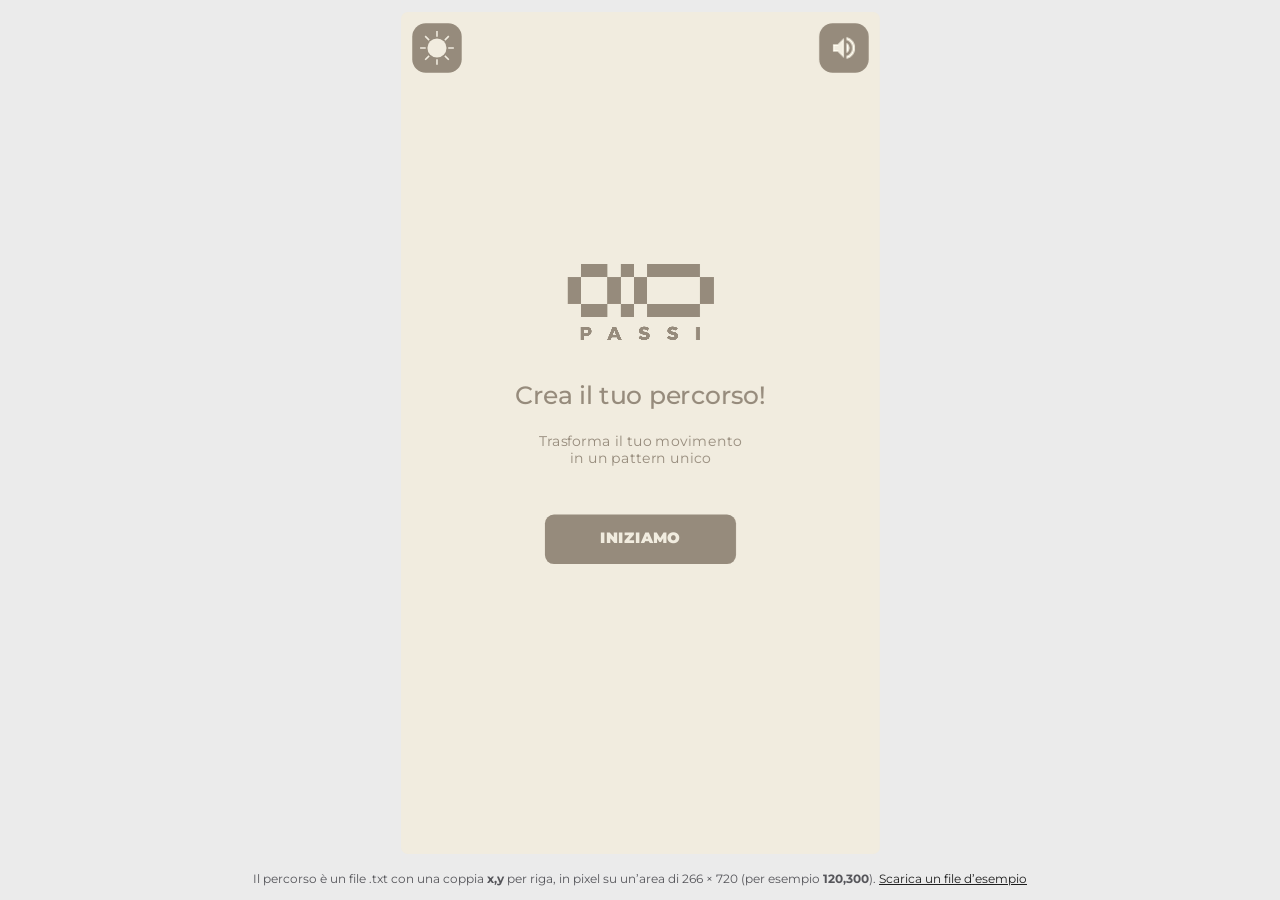
<file: passi/index.html>
<!doctype html>
<html lang="it">
<head>
<meta charset="utf-8">
<meta name="viewport" content="width=device-width, initial-scale=1, viewport-fit=cover">
<title>Passi · applicativo interattivo</title>
<link rel="preconnect" href="https://fonts.googleapis.com">
<link rel="preconnect" href="https://fonts.gstatic.com" crossorigin>
<link rel="stylesheet" href="https://fonts.googleapis.com/css2?family=Montserrat:wght@400;500;900&display=swap">
<style>
/* Applicativo di Passi portato nel browser: stessa logica del programma Processing (percorso -> pattern a moduli),
   disegnato su un canvas 426 x 749 che si adatta allo spazio disponibile. */
:root { --bg: #ebebeb; --fg: #1e1e1e; --muted: #55555a; color-scheme: light; }
:root[data-theme="dark"] { --bg: #1e1e1e; --fg: #ebebeb; --muted: #a6a6ab; color-scheme: dark; }
* { box-sizing: border-box; }
html, body { margin: 0; height: 100%; background: var(--bg); color: var(--fg); font-family: Montserrat, "Helvetica Neue", Arial, sans-serif; }
body { display: flex; flex-direction: column; overflow: hidden; }
#fit { flex: 1 1 auto; min-height: 0; display: flex; align-items: center; justify-content: center; padding: 12px; }
#box { position: relative; flex: none; }
#stage { position: absolute; left: 0; top: 0; width: 426px; height: 749px; transform-origin: 0 0; }
canvas { display: block; width: 426px; height: 749px; border-radius: 6px; user-select: none; -webkit-user-select: none; -webkit-tap-highlight-color: transparent; }
#name { position: absolute; display: none; box-sizing: border-box; margin: 0; padding: 0 14px; border: 1px solid; border-radius: 8px; text-align: center; font: 400 14px Montserrat, Arial, sans-serif; outline: none; }
#name::selection { background: rgba(0,0,0,.18); }
.note { flex: none; margin: 0; padding: 4px 16px 12px; text-align: center; font-size: 12px; line-height: 1.5; color: var(--muted); }
.note a { color: var(--fg); }
.note a:focus-visible { outline: 2px solid currentColor; outline-offset: 2px; }
#sr { position: absolute; width: 1px; height: 1px; overflow: hidden; clip: rect(0 0 0 0); white-space: nowrap; }
</style>
</head>
<body>
<div id="fit">
  <div id="box">
    <div id="stage">
      <canvas id="cv" role="application" aria-label="Applicativo Passi: crea il tuo percorso e trasformalo in un pattern"></canvas>
      <input id="name" type="text" maxlength="40" autocomplete="off" autocapitalize="words" spellcheck="false" aria-label="Il tuo nome" placeholder="">
    </div>
  </div>
</div>
<p class="note">Il percorso è un file .txt con una coppia <b>x,y</b> per riga, in pixel su un’area di 266 × 720 (per esempio <b>120,300</b>). <a href="esempio-percorso.txt" download>Scarica un file d’esempio</a></p>
<input type="file" id="file" accept=".txt,text/plain" hidden>
<div id="sr" aria-live="polite"></div>

<script>
(function () {
  'use strict';

  /* ================= DIMENSIONI (come nel programma Processing) ================= */
  var W = 426, H = 749;
  var AREA_W = 266, AREA_H = 720;          // area reale del pattern esportato
  var SCR_W = 229, SCR_H = 621;            // anteprima a schermo
  var CELL = 8;                            // una cella = 8 px
  var BAR = 64, MARG = 10, BTN_H = 44, BTN_W = 170, GAP = 10;

  var xArea = Math.round(W / 2 - SCR_W / 2);
  var yArea = Math.round(H / 2 - SCR_H / 2);
  var yBarraInf = yArea + SCR_H;
  var yTitolo = yArea + Math.floor(SCR_H / 2) - 32;
  var ySecond = yTitolo + 48;
  var yBtnGrande = yTitolo + 105;
  var yLogo = yTitolo - 84;
  var xBtnGrande = Math.round(W / 2 - BTN_W / 2);
  var yCasella = yTitolo + 10 + 28;
  var yBtnNome = yCasella + BTN_H + 28;
  var wBtnFile = BTN_W - BTN_H - GAP;
  var xBtnFile = xBtnGrande + BTN_H + GAP;
  var yBassi = yBarraInf + Math.floor((64 - BTN_H) / 2);
  var xBasso = MARG + BTN_H + MARG;
  var wBasso = W - MARG - xBasso;
  var wMezzo = Math.floor((wBasso - GAP) / 2);

  var mW = 210, mH = Math.round(210 * 2283 / 2040);
  var mX = Math.round(W / 2 - mW / 2);
  var cW = 204, cH = 138, cX = Math.round(W / 2 - cW / 2);
  var yTitoloG = MARG + BTN_H + 58, ySottoG = yTitoloG + 30;
  var distEtich = 17, mezzaEtich = Math.ceil(10.4 / 2);
  var limSotto = ySottoG + Math.ceil(12.5 / 2);
  var ingM = mH + distEtich + mezzaEtich, ingC = cH + distEtich + mezzaEtich;
  var limYC = yBarraInf - 58 - ingC;
  var spazioG = Math.max(26, Math.floor((limYC - limSotto - ingM) / 2));
  var mY = limSotto + spazioG;
  var cY = mY + ingM + spazioG;

  /* ================= COLORI ================= */
  var CHIARO = [241, 236, 223], TORTORA = [150, 139, 124];
  var SFONDO = [CHIARO, TORTORA];
  var PATT = [TORTORA, CHIARO];
  function css(c, a) { return a === undefined ? 'rgb(' + c[0] + ',' + c[1] + ',' + c[2] + ')' : 'rgba(' + c[0] + ',' + c[1] + ',' + c[2] + ',' + a + ')'; }
  var FONT = 'Montserrat, "Helvetica Neue", Arial, sans-serif';

  /* ================= STATO ================= */
  var cv = document.getElementById('cv'), ctx = cv.getContext('2d');
  var nameInput = document.getElementById('name');
  var fileInput = document.getElementById('file');
  var sr = document.getElementById('sr');
  var ratio = 1;

  var fase = 'iniziale';
  var palette = 0;
  var audioOn = true;
  var nomeUtente = '';

  var punti = [], percorso = [], celle = [], cellSet = {};
  var cellaAttuale = 0, animFinita = false, pausa = false, pausaFine = 0;
  var ultimoClickPattern = 0, ultimoClickArea = 0;
  var coordCaricate = false, statoFile = '', erroreFile = false;
  var drawPts = [], drawing = false;

  var frameCount = 0, lastT = 0, T0 = performance.now();
  function millis() { return performance.now() - T0; }

  var hover = null, pressed = null, bscale = {};
  var ptr = { x: -1, y: -1, type: 'mouse', inside: false };
  var mockAnim = { id: '', t: 0 }, saveQueue = null, toast = { on: false, t: 0, x: 0, y: 0 };

  /* ================= RISORSE ================= */
  var IMG = {};
  function loadImg(key, src) {
    var im = new Image();
    im.onload = function () { IMG[key] = im; };
    im.src = src;
  }
  loadImg('logo', 'logo-passi.png');
  loadImg('audio', 'audio.png');
  loadImg('muto', 'muto.png');
  loadImg('fronte', 'fronte.webp');
  loadImg('retro', 'retro.webp');

  /* ---- audio: click1 in più copie tramite Web Audio ---- */
  var actx = null, clickBuf = null;
  function unlockAudio() {
    if (!actx) {
      try {
        var AC = window.AudioContext || window.webkitAudioContext;
        actx = new AC();
        fetch('click1.mp3').then(function (r) { return r.arrayBuffer(); }).then(function (b) {
          return new Promise(function (ok, ko) { actx.decodeAudioData(b, ok, ko); });
        }).then(function (buf) { clickBuf = buf; }).catch(function () { clickBuf = null; });
      } catch (e) { actx = null; }
    }
    if (actx && actx.state === 'suspended') { try { actx.resume(); } catch (e) {} }
  }
  function click() {
    if (!audioOn || !actx || !clickBuf) return;
    try {
      var s = actx.createBufferSource();
      s.buffer = clickBuf; s.connect(actx.destination); s.start(0);
    } catch (e) {}
  }

  /* ================= PUNTO / GENERAZIONE DEL PATTERN ================= */
  function P(x, y) { return { x: x, y: y }; }
  function same(a, b) { return a.x === b.x && a.y === b.y; }

  function parsePoints(text) {
    var out = [], righe = String(text).split(/\r?\n/);
    for (var i = 0; i < righe.length; i++) {
      var r = righe[i].trim();
      if (!r) continue;
      var v = r.split(/[,;\t ]+/).filter(function (s) { return s.length; });
      if (v.length !== 2) continue;
      var x = parseFloat(v[0]), y = parseFloat(v[1]);
      if (!isFinite(x) || !isFinite(y)) continue;
      out.push(P(Math.round(x / CELL), Math.round(y / CELL)));
    }
    return out;
  }

  function creaPercorso() {
    percorso = [P(punti[0].x, punti[0].y)];
    for (var i = 0; i < punti.length - 1; i++) {
      var a = punti[i], b = punti[i + 1];
      var dx = Math.abs(b.x - a.x), dy = Math.abs(b.y - a.y);
      var ang = dy >= dx ? P(a.x, b.y) : P(b.x, a.y);
      if (!same(percorso[percorso.length - 1], ang)) percorso.push(ang);
      if (!same(percorso[percorso.length - 1], b)) percorso.push(P(b.x, b.y));
    }
  }

  function addCell(x, y) {
    var k = (x + 20000) * 40000 + (y + 20000);
    if (cellSet[k]) return;
    cellSet[k] = 1;
    celle.push(P(x, y));
  }
  function rect(x0, y0, w, h) { for (var y = y0; y < y0 + h; y++) for (var x = x0; x < x0 + w; x++) addCell(x, y); }
  function rectDalBasso(x0, y0, w, h) { for (var y = y0 + h - 1; y >= y0; y--) for (var x = x0; x < x0 + w; x++) addCell(x, y); }
  function rectDaDestra(x0, y0, w, h) { for (var y = y0; y < y0 + h; y++) for (var x = x0 + w - 1; x >= x0; x--) addCell(x, y); }

  function curva(c) {
    rect(c.x - 1, c.y - 2, 2, 1);
    rect(c.x - 2, c.y - 1, 1, 2);
    rect(c.x + 1, c.y - 1, 1, 2);
    rect(c.x - 1, c.y + 1, 2, 1);
  }
  function pezzoVerticale(ing, dir, len) {
    var y = ing.y;
    if (dir === -1) y = ing.y - len - 1;
    rectDalBasso(ing.x - 1, y + 1 + len, 2, 1);
    rectDalBasso(ing.x - 2, y + 1, 1, len);
    rectDalBasso(ing.x + 1, y + 1, 1, len);
    rectDalBasso(ing.x - 1, y, 2, 1);
  }
  function pezzoOrizzontale(ing, dir, len) {
    var x = ing.x;
    if (dir === -1) x = ing.x - len - 1;
    if (dir === 1) {
      rect(x, ing.y - 1, 1, 2);
      rect(x + 1, ing.y - 2, len, 1);
      rect(x + 1, ing.y + 1, len, 1);
      rect(x + 1 + len, ing.y - 1, 1, 2);
    } else {
      rectDaDestra(x + 1 + len, ing.y - 1, 1, 2);
      rectDaDestra(x + 1, ing.y - 2, len, 1);
      rectDaDestra(x + 1, ing.y + 1, len, 1);
      rectDaDestra(x, ing.y - 1, 1, 2);
    }
  }
  function scegliLunghezza(spazio, n) {
    if (spazio === 2) return 1;
    if (spazio === 3) return 2;
    if (spazio === 4) return 1;
    if (spazio === 5) return 4;
    var pos = n % 4, len;
    if (pos === 0) len = 4; else if (pos === 1) len = 1; else if (pos === 2) len = 4; else len = 2;
    if (spazio - (len + 1) === 1) {
      if (len === 4) return 2;
      if (len === 2) return 1;
      return 2;
    }
    return len;
  }
  function riempiTratto(inizio, fine, vert, dir) {
    var cur = P(inizio.x, inizio.y), n = 0, guard = 0;
    while (!same(cur, fine) && guard++ < 5000) {
      var spazio = vert ? Math.abs(fine.y - cur.y) : Math.abs(fine.x - cur.x);
      if (spazio < 2) break;
      var len = scegliLunghezza(spazio, n);
      var passo = len + 1;
      var next = vert ? P(cur.x, cur.y + dir * passo) : P(cur.x + dir * passo, cur.y);
      if (vert) {
        if (dir === 1 && next.y > fine.y) break;
        if (dir === -1 && next.y < fine.y) break;
      } else {
        if (dir === 1 && next.x > fine.x) break;
        if (dir === -1 && next.x < fine.x) break;
      }
      if (vert) pezzoVerticale(cur, dir, len); else pezzoOrizzontale(cur, dir, len);
      cur = P(next.x, next.y);
      n++;
    }
  }
  function creaPattern() {
    for (var i = 0; i < percorso.length - 1; i++) {
      var a = percorso[i], b = percorso[i + 1];
      var vert = a.x === b.x;
      var dir = vert ? (b.y > a.y ? 1 : -1) : (b.x > a.x ? 1 : -1);
      var cIni = false, cFine = false;
      if (i > 0) {
        var pp = percorso[i - 1];
        if ((pp.x === a.x) !== vert) cIni = true;
      }
      if (i < percorso.length - 2) {
        var pd = percorso[i + 2];
        if ((b.x === pd.x) !== vert) cFine = true;
      }
      if (cIni) curva(a);
      var par = P(a.x, a.y), arr = P(b.x, b.y);
      if (cIni) {
        if (vert) { par.y += dir === 1 ? 1 : -2; } else { par.x += dir === 1 ? 1 : -2; }
      }
      if (cFine) {
        if (vert) { arr.y += dir === 1 ? -2 : 1; } else { arr.x += dir === 1 ? -2 : 1; }
      }
      riempiTratto(par, arr, vert, dir);
      if (cFine) curva(b);
    }
  }
  function centraPattern() {
    if (!celle.length) return;
    var minX = celle[0].x, maxX = minX, minY = celle[0].y, maxY = minY;
    for (var i = 1; i < celle.length; i++) {
      var c = celle[i];
      if (c.x < minX) minX = c.x; if (c.x > maxX) maxX = c.x;
      if (c.y < minY) minY = c.y; if (c.y > maxY) maxY = c.y;
    }
    var colonne = Math.floor(AREA_W / CELL), righe = Math.floor(AREA_H / CELL);
    var nx = Math.max(0, Math.trunc((colonne - (maxX - minX + 1)) / 2));
    var ny = Math.max(0, Math.trunc((righe - (maxY - minY + 1)) / 2));
    var sx = nx - minX, sy = ny - minY;
    for (var j = 0; j < celle.length; j++) { celle[j].x += sx; celle[j].y += sy; }
  }
  function resetDati() {
    punti = []; percorso = []; celle = []; cellSet = {};
    patCache = {};
  }
  function resetAnimazione() {
    cellaAttuale = 0; animFinita = false; pausa = false; pausaFine = 0;
    ultimoClickPattern = 0; ultimoClickArea = 0;
    mockAnim.id = ''; toast.on = false; saveQueue = null;
  }
  function costruisci() {
    creaPercorso(); creaPattern(); centraPattern();
  }

  function caricaDaTesto(text, etichetta) {
    resetDati(); resetAnimazione();
    var pts = parsePoints(text);
    if (pts.length < 2) {
      coordCaricate = false; erroreFile = true;
      statoFile = 'File non valido: servono almeno due righe x,y.';
      say(statoFile);
      return;
    }
    punti = pts;
    costruisci();
    coordCaricate = true; erroreFile = false;
    statoFile = etichetta + ' · ' + pts.length + ' punti';
    say(etichetta + ' caricato');
  }

  var SAMPLE = '192,48\n192,136\n72,168\n72,296\n184,328\n184,440\n64,472\n64,576\n176,616\n176,688\n';

  /* ================= PATTERN PER I MOCKUP ================= */
  var patCache = {};
  function bounds() {
    var minX = celle[0].x, maxX = minX, minY = celle[0].y, maxY = minY;
    for (var i = 1; i < celle.length; i++) {
      var c = celle[i];
      if (c.x < minX) minX = c.x; if (c.x > maxX) maxX = c.x;
      if (c.y < minY) minY = c.y; if (c.y > maxY) maxY = c.y;
    }
    return { minX: minX, maxX: maxX, minY: minY, maxY: maxY };
  }
  function patCanvas(colorCss, horizontal) {
    var key = colorCss + (horizontal ? 'h' : 'v');
    if (patCache[key]) return patCache[key];
    var out = document.createElement('canvas');
    if (!celle.length) { out.width = out.height = 1; return out; }
    var b = bounds();
    var w = Math.max(1, (b.maxX - b.minX + 1) * CELL), h = Math.max(1, (b.maxY - b.minY + 1) * CELL);
    var v = document.createElement('canvas'); v.width = w; v.height = h;
    var g = v.getContext('2d'); g.fillStyle = colorCss;
    for (var i = 0; i < celle.length; i++) g.fillRect((celle[i].x - b.minX) * CELL, (celle[i].y - b.minY) * CELL, CELL, CELL);
    if (!horizontal) { patCache[key] = v; return v; }
    out.width = h; out.height = w;
    var g2 = out.getContext('2d');
    g2.translate(h, 0); g2.rotate(Math.PI / 2); g2.drawImage(v, 0, 0);
    patCache[key] = out;
    return out;
  }
  function drawFit(g, img, x, y, w, h, alpha) {
    if (!img || !img.width || !img.height) return;
    var s = Math.min(w / img.width, h / img.height);
    var nw = img.width * s, nh = img.height * s;
    g.save();
    g.globalAlpha = alpha;
    g.imageSmoothingEnabled = s < 1;
    g.imageSmoothingQuality = 'high';
    g.drawImage(img, x + (w - nw) / 2, y + (h - nh) / 2, nw, nh);
    g.restore();
  }

  var tintCache = {};
  function tinted(img, rgb, key) {
    if (!img) return null;
    var k = key + css(rgb);
    if (tintCache[k]) return tintCache[k];
    var c = document.createElement('canvas'); c.width = img.naturalWidth; c.height = img.naturalHeight;
    var g = c.getContext('2d'); g.drawImage(img, 0, 0);
    var d = g.getImageData(0, 0, c.width, c.height), p = d.data, has = false, i;
    for (i = 3; i < p.length; i += 4) { if (p[i] < 250) { has = true; break; } }
    for (i = 0; i < p.length; i += 4) {
      var a = p[i + 3], lum = (p[i] + p[i + 1] + p[i + 2]) / 3;
      var op = has ? a : a * (255 - lum) / 255;
      if (op < 8) { p[i] = p[i + 1] = p[i + 2] = 0; p[i + 3] = 0; }
      else { p[i] = rgb[0]; p[i + 1] = rgb[1]; p[i + 2] = rgb[2]; p[i + 3] = op; }
    }
    g.putImageData(d, 0, 0);
    tintCache[k] = c;
    return c;
  }

  /* ================= DISEGNO ================= */
  function snap(v) { return Math.round(v * ratio) / ratio; }
  function rrPath(g, x, y, w, h, r) {
    r = Math.min(r, w / 2, h / 2);
    g.beginPath();
    g.moveTo(x + r, y); g.lineTo(x + w - r, y); g.arcTo(x + w, y, x + w, y + r, r);
    g.lineTo(x + w, y + h - r); g.arcTo(x + w, y + h, x + w - r, y + h, r);
    g.lineTo(x + r, y + h); g.arcTo(x, y + h, x, y + h - r, r);
    g.lineTo(x, y + r); g.arcTo(x, y, x + r, y, r); g.closePath();
  }
  function text(g, str, x, y, o) {
    o = o || {};
    g.font = (o.weight || 400) + ' ' + (o.size || 12) + 'px ' + FONT;
    g.fillStyle = o.color || css(PATT[palette]);
    g.textAlign = o.align || 'center';
    g.textBaseline = o.base || 'middle';
    var lines = String(str).split('\n'), lh = (o.size || 12) * 1.25;
    if ((o.base || 'middle') === 'middle') {
      var top = y - (lines.length - 1) * lh / 2;
      for (var i = 0; i < lines.length; i++) g.fillText(lines[i], x, top + i * lh);
    } else {
      for (var j = 0; j < lines.length; j++) g.fillText(lines[j], x, y + j * lh);
    }
  }
  function bg() { ctx.fillStyle = css(SFONDO[palette]); ctx.fillRect(0, 0, W, H); }

  function drawCells(n) {
    ctx.fillStyle = css(PATT[palette]);
    ctx.beginPath();
    for (var i = 0; i < n && i < celle.length; i++) {
      var c = celle[i], xp = c.x * CELL, yp = c.y * CELL;
      if (xp < 0 || xp >= AREA_W || yp < 0 || yp >= AREA_H) continue;
      var xs = xArea + Math.round(xp * SCR_W / AREA_W), ys = yArea + Math.round(yp * SCR_H / AREA_H);
      var xe = xArea + Math.round((xp + CELL) * SCR_W / AREA_W), ye = yArea + Math.round((yp + CELL) * SCR_H / AREA_H);
      xe = Math.max(xe, xs + 1); ye = Math.max(ye, ys + 1);
      var x0 = snap(xs), y0 = snap(ys);
      ctx.rect(x0, y0, Math.max(1 / ratio, snap(xe) - x0), Math.max(1 / ratio, snap(ye) - y0));
    }
    ctx.fill();
  }

  /* ---- bottoni ---- */
  function buttons() {
    var b = [
      { id: 'colore', x: MARG, y: MARG, w: BTN_H, h: BTN_H, kind: 'colore' },
      { id: 'audio', x: W - MARG - BTN_H, y: MARG, w: BTN_H, h: BTN_H, kind: 'audio' }
    ];
    if (fase === 'iniziale') {
      b.push({ id: 'iniziamo', x: xBtnGrande, y: yBtnGrande, w: BTN_W, h: BTN_H, kind: 'pieno', label: 'INIZIAMO' });
    } else if (fase === 'nome') {
      b.push({ id: 'continuaNome', x: xBtnGrande, y: yBtnNome, w: BTN_W, h: BTN_H, kind: 'pieno', label: 'CONTINUA' });
    } else if (fase === 'file') {
      b.push({ id: 'fileBack', x: xBtnGrande, y: yBtnGrande, w: BTN_H, h: BTN_H, kind: 'freccia' });
      b.push({ id: 'file', x: xBtnFile, y: yBtnGrande, w: wBtnFile, h: BTN_H, kind: 'pieno', label: coordCaricate ? 'CONTINUA' : 'CARICA' });
      b.push({ id: 'esempio', x: W / 2 - 130, y: yBtnGrande + 88, w: 260, h: 30, kind: 'link', label: 'Prova un percorso d’esempio' });
      b.push({ id: 'disegna', x: W / 2 - 130, y: yBtnGrande + 120, w: 260, h: 30, kind: 'link', label: 'Disegna il tuo percorso' });
    } else if (fase === 'disegna') {
      b.push({ id: 'drawBack', x: MARG, y: yBassi, w: BTN_H, h: BTN_H, kind: 'freccia' });
      b.push({ id: 'drawClear', x: xBasso, y: yBassi, w: wMezzo, h: BTN_H, kind: 'ui', label: 'CANCELLA' });
      b.push({ id: 'drawDone', x: xBasso + wMezzo + GAP, y: yBassi, w: wBasso - wMezzo - GAP, h: BTN_H, kind: 'ui', label: 'FATTO' });
    } else if (fase === 'pattern' && animFinita) {
      b.push({ id: 'patBack', x: MARG, y: yBassi, w: BTN_H, h: BTN_H, kind: 'freccia' });
      b.push({ id: 'salva', x: xBasso, y: yBassi, w: wMezzo, h: BTN_H, kind: 'ui', label: 'SALVA PNG' });
      b.push({ id: 'gadget', x: xBasso + wMezzo + GAP, y: yBassi, w: wBasso - wMezzo - GAP, h: BTN_H, kind: 'ui', label: 'GADGET' });
    } else if (fase === 'gadget') {
      b.push({ id: 'gadBack', x: MARG, y: yBassi, w: BTN_H, h: BTN_H, kind: 'freccia' });
      b.push({ id: 'fine', x: xBasso, y: yBassi, w: wBasso, h: BTN_H, kind: 'ui', label: 'FINE' });
      b.push({ id: 'maglia', x: mX, y: mY, w: mW, h: mH, kind: 'mock' });
      b.push({ id: 'cartolina', x: cX, y: cY, w: cW, h: cH, kind: 'mock' });
    }
    return b;
  }
  function inside(b, x, y) { return x >= b.x && x <= b.x + b.w && y >= b.y && y <= b.y + b.h; }
  function hitTest(x, y) {
    var b = buttons();
    for (var i = b.length - 1; i >= 0; i--) if (inside(b[i], x, y)) return b[i];
    return null;
  }

  function drawButton(b) {
    if (b.kind === 'mock') return;
    var target = pressed === b.id ? 0.96 : (hover === b.id && ptr.type === 'mouse' ? 1.02 : 1);
    var cur = bscale[b.id] === undefined ? 1 : bscale[b.id];
    cur += (target - cur) * 0.55;
    bscale[b.id] = cur;
    var pc = css(PATT[palette]), sc = css(SFONDO[palette]);
    ctx.save();
    ctx.translate(b.x + b.w / 2, b.y + b.h / 2);
    ctx.scale(cur, cur);
    if (b.kind === 'link') {
      var hot = hover === b.id;
      text(ctx, b.label, 0, 0, { size: 12, weight: hot ? 500 : 400 });
      ctx.font = (hot ? 500 : 400) + ' 12px ' + FONT;
      var tw = ctx.measureText(b.label).width;
      ctx.fillStyle = pc; ctx.fillRect(-tw / 2, 9, tw, 1);
      ctx.restore();
      return;
    }
    var r = (b.kind === 'pieno') ? 8 : (b.kind === 'ui' || b.kind === 'freccia') ? 11 : 12;
    rrPath(ctx, -b.w / 2, -b.h / 2, b.w, b.h, r);
    ctx.fillStyle = pc; ctx.fill();
    if (b.kind === 'pieno' || b.kind === 'ui') {
      text(ctx, b.label, 0, -1, { size: 13.5, weight: 900, color: sc });
    } else if (b.kind === 'freccia') {
      var L = Math.min(b.w, b.h) * 0.34;
      ctx.strokeStyle = sc; ctx.lineWidth = 2.2; ctx.lineCap = 'round'; ctx.lineJoin = 'round';
      ctx.beginPath();
      ctx.moveTo(L * 0.45, 0); ctx.lineTo(-L * 0.45, 0);
      ctx.moveTo(-L * 0.45, 0); ctx.lineTo(-L * 0.02, -L * 0.43);
      ctx.moveTo(-L * 0.45, 0); ctx.lineTo(-L * 0.02, L * 0.43);
      ctx.stroke();
    } else if (b.kind === 'colore') {
      if (palette === 0) {
        ctx.strokeStyle = sc; ctx.lineWidth = 1.4; ctx.lineCap = 'butt';
        var rays = [[0, -15, 0, -10], [0, 10, 0, 15], [-15, 0, -10, 0], [10, 0, 15, 0], [-10.5, -10.5, -7, -7], [10.5, -10.5, 7, -7], [-10.5, 10.5, -7, 7], [10.5, 10.5, 7, 7]];
        ctx.beginPath();
        for (var i = 0; i < rays.length; i++) { ctx.moveTo(rays[i][0], rays[i][1]); ctx.lineTo(rays[i][2], rays[i][3]); }
        ctx.stroke();
        ctx.fillStyle = sc; ctx.beginPath(); ctx.arc(0, 0, 8.5, 0, Math.PI * 2); ctx.fill();
      } else {
        ctx.fillStyle = sc; ctx.beginPath(); ctx.arc(0, 0, 10, 0, Math.PI * 2); ctx.fill();
        ctx.fillStyle = pc; ctx.beginPath(); ctx.arc(6.5, -2.5, 10, 0, Math.PI * 2); ctx.fill();
      }
    } else if (b.kind === 'audio') {
      var im = tinted(audioOn ? IMG.audio : IMG.muto, SFONDO[palette], audioOn ? 'a' : 'm');
      if (im) {
        var k = 26 / Math.max(im.width, im.height);
        ctx.drawImage(im, -im.width * k / 2, -im.height * k / 2, im.width * k, im.height * k);
      }
    }
    ctx.restore();
  }

  /* ---- schermate ---- */
  function drawIniziale() {
    bg();
    var lg = tinted(IMG.logo, PATT[palette], 'logo');
    if (lg) { var lw = 130, lh = lg.height * lw / lg.width; ctx.drawImage(lg, W / 2 - lw / 2, yLogo - lh / 2, lw, lh); }
    text(ctx, 'Crea il tuo percorso!', W / 2, yTitolo, { size: 22, weight: 500 });
    text(ctx, 'Trasforma il tuo movimento\nin un pattern unico', W / 2, ySecond, { size: 12.5 });
  }
  function drawNome() {
    bg();
    text(ctx, 'Inserisci il tuo nome', W / 2, yTitolo, { size: 20, weight: 500 });
  }
  function drawFile() {
    bg();
    text(ctx, 'Carica il percorso', W / 2, ySecond, { size: 20, weight: 500 });
    if (statoFile) text(ctx, statoFile, W / 2, yBtnGrande + 66, { size: 11, weight: erroreFile ? 900 : 500 });
  }
  /* percorso disegnato: si semplifica il tratto in pochi punti e lo si rende ortogonale come quando si carica un file */
  function rdp(pts, eps) {
    if (pts.length < 3) return pts.slice();
    var a = pts[0], b = pts[pts.length - 1], dm = 0, im = 0, dx = b.x - a.x, dy = b.y - a.y, L = Math.hypot(dx, dy);
    for (var i = 1; i < pts.length - 1; i++) {
      var d = L === 0 ? Math.hypot(pts[i].x - a.x, pts[i].y - a.y) : Math.abs(dy * pts[i].x - dx * pts[i].y + b.x * a.y - b.y * a.x) / L;
      if (d > dm) { dm = d; im = i; }
    }
    if (dm <= eps) return [a, b];
    return rdp(pts.slice(0, im + 1), eps).slice(0, -1).concat(rdp(pts.slice(im), eps));
  }
  function puntiDisegnati() {
    var s = rdp(drawPts, 26), out = [];
    for (var i = 0; i < s.length; i++) {
      var p = s[i];
      if (!out.length || Math.hypot(p.x - out[out.length - 1].x, p.y - out[out.length - 1].y) >= 40 || i === s.length - 1) out.push(p);
    }
    if (out.length > 2 && Math.hypot(out[out.length - 1].x - out[out.length - 2].x, out[out.length - 1].y - out[out.length - 2].y) < 40) out.splice(out.length - 2, 1);
    return out;
  }
  function ortoPx(pts) {
    var q = pts.map(function (p) { return P(Math.round(p.x / CELL), Math.round(p.y / CELL)); });
    var r = [q[0]];
    for (var i = 0; i < q.length - 1; i++) {
      var a = q[i], b = q[i + 1], dx = Math.abs(b.x - a.x), dy = Math.abs(b.y - a.y);
      var ang = dy >= dx ? P(a.x, b.y) : P(b.x, a.y);
      if (!same(r[r.length - 1], ang)) r.push(ang);
      if (!same(r[r.length - 1], b)) r.push(P(b.x, b.y));
    }
    return r;
  }
  function drawDisegna() {
    bg();
    text(ctx, 'Disegna il tuo percorso', W / 2, MARG + BTN_H / 2, { size: 14, weight: 500 });
    ctx.save();
    ctx.setLineDash([4, 4]); ctx.strokeStyle = css(PATT[palette], 0.55); ctx.lineWidth = 1;
    ctx.strokeRect(xArea + 0.5, yArea + 0.5, SCR_W - 1, SCR_H - 1);
    ctx.restore();
    if (!drawPts.length) {
      text(ctx, 'Trascina qui dentro\nper tracciare i tuoi passi:\nal rilascio il percorso\ndiventa ortogonale', W / 2, yArea + SCR_H / 2, { size: 12.5, color: css(PATT[palette], 0.8) });
    } else {
      var pv = drawing ? [] : ortoPx(puntiDisegnati());
      ctx.strokeStyle = css(PATT[palette], drawing ? 0.95 : 0.28); ctx.lineWidth = drawing ? 2.5 : 1.5; ctx.lineJoin = 'round'; ctx.lineCap = 'round';
      ctx.beginPath();
      for (var i = 0; i < drawPts.length; i++) {
        var sx = xArea + drawPts[i].x * SCR_W / AREA_W, sy = yArea + drawPts[i].y * SCR_H / AREA_H;
        if (i === 0) ctx.moveTo(sx, sy); else ctx.lineTo(sx, sy);
      }
      ctx.stroke();
      if (drawing) return;
      ctx.strokeStyle = css(PATT[palette], 0.95); ctx.lineWidth = 2.5;
      ctx.beginPath();
      for (var k = 0; k < pv.length; k++) {
        var qx = xArea + pv[k].x * CELL * SCR_W / AREA_W, qy = yArea + pv[k].y * CELL * SCR_H / AREA_H;
        if (k === 0) ctx.moveTo(qx, qy); else ctx.lineTo(qx, qy);
      }
      ctx.stroke();
      ctx.fillStyle = css(PATT[palette]);
      for (var j = 0; j < pv.length; j++) {
        ctx.beginPath(); ctx.arc(xArea + pv[j].x * CELL * SCR_W / AREA_W, yArea + pv[j].y * CELL * SCR_H / AREA_H, 3, 0, Math.PI * 2); ctx.fill();
      }
    }
  }
  function drawPattern(t) {
    bg();
    if (pausa) {
      if (t < pausaFine) return;
      pausa = false; ultimoClickPattern = t - 570;
    }
    // avanzamento a 30 fps: una cella per frame, un frame su tre saltato, click ogni 570 ms
    if (!animFinita && !(cellaAttuale > 0 && frameCount % 3 === 0)) {
      if (t - ultimoClickPattern >= 570) { click(); ultimoClickPattern = t; }
      if (cellaAttuale < celle.length) cellaAttuale++;
      // le celle fuori dall'area non si vedono: si saltano senza aspettare
      while (cellaAttuale < celle.length) {
        var c = celle[cellaAttuale - 1];
        var xp = c.x * CELL, yp = c.y * CELL;
        if (xp < 0 || xp >= AREA_W || yp < 0 || yp >= AREA_H) cellaAttuale++; else break;
      }
      if (cellaAttuale >= celle.length) { animFinita = true; say('Pattern completato'); }
    }
    drawCells(cellaAttuale);
    if (!animFinita) {
      text(ctx, 'Doppio tocco per completare subito', W / 2, H - 22, { size: 10, color: css(PATT[palette], 0.7) });
    } else {
      ctx.fillStyle = css(SFONDO[palette]); ctx.fillRect(0, yBarraInf, W, 64);
    }
  }

  /* ---- gadget ---- */
  function nomeFile() {
    var r = '';
    for (var i = 0; i < nomeUtente.length; i++) {
      var ch = nomeUtente.charAt(i);
      if (/[A-Za-z0-9]/.test(ch)) r += ch; else if (ch === ' ') r += '_';
    }
    return r || 'utente';
  }
  function dataStr(sep) {
    var d = new Date(), p = function (n) { return (n < 10 ? '0' : '') + n; };
    return p(d.getDate()) + sep + p(d.getMonth() + 1) + sep + d.getFullYear();
  }
  function nomeCartolina() { var n = nomeUtente.trim(); return n || 'utente'; }

  function mapv(v, a, b, c, d) { return c + (d - c) * ((v - a) / (b - a)); }
  function mockScale(id, over) {
    if (mockAnim.id === id) {
      var tp = millis() - mockAnim.t;
      if (tp >= 0 && tp <= 110) return tp <= 55 ? mapv(tp, 0, 55, 1, 0.96) : mapv(tp, 55, 110, 0.96, 1);
    }
    return over ? 1.02 : 1;
  }
  function mockOver(id) {
    if (!ptr.inside) return false;
    if (ptr.type !== 'mouse' && pressed !== id) return false;
    return hover === id;
  }

  function cardShadow(x, y, w, h, over) {
    var forza = 42 + (over ? 8 : 0), i, esp, t, a, ow, oh;
    ctx.save();
    if (palette === 1) {
      for (i = 7; i >= 1; i--) {
        esp = i * 1.5; a = forza * (8 - i) / 7 * 0.50;
        ctx.fillStyle = 'rgba(0,0,0,' + (a / 255) + ')';
        rrPath(ctx, x + 3 - esp / 2, y + 3 - esp / 2, w + esp, h + esp, 3 + esp); ctx.fill();
      }
      for (i = 5; i >= 1; i--) {
        t = i / 5; ow = w * mapv(t, 0, 1, 0.58, 0.86); oh = h * mapv(t, 0, 1, 0.04, 0.10); a = forza * (1 - t) * 0.32;
        ctx.fillStyle = 'rgba(0,0,0,' + (a / 255) + ')';
        ctx.beginPath(); ctx.ellipse(x + w / 2, y + h + 2, ow / 2, oh / 2, 0, 0, Math.PI * 2); ctx.fill();
      }
    } else {
      for (i = 9; i >= 1; i--) {
        esp = i * 1.8; t = i / 9; a = forza * Math.pow(1 - t, 1.65) * 0.40 * 0.82;
        ctx.fillStyle = 'rgba(82,74,65,' + (a / 255) + ')';
        rrPath(ctx, x + 3 - esp / 2, y + 3 - esp / 2, w + esp, h + esp, 3 + esp); ctx.fill();
      }
      for (i = 6; i >= 1; i--) {
        t = i / 6; ow = w * mapv(t, 0, 1, 0.58, 0.90); oh = h * mapv(t, 0, 1, 0.04, 0.12); a = forza * Math.pow(1 - t, 1.5) * 0.26 * 0.82;
        ctx.fillStyle = 'rgba(82,74,65,' + (a / 255) + ')';
        ctx.beginPath(); ctx.ellipse(x + w / 2, y + h + 2, ow / 2, oh / 2, 0, 0, Math.PI * 2); ctx.fill();
      }
    }
    ctx.restore();
  }

  /* fronte e retro della cartolina, su un contesto qualsiasi (schermo o esportazione) */
  function cardFront(g, x, y, w, h, exp) {
    var carta = [248, 247, 244], logoC = [199, 188, 172], testoC = css([45, 45, 45]);
    g.fillStyle = css(carta);
    if (exp) g.fillRect(x, y, w, h); else { rrPath(g, x, y, w, h, 2); g.fill(); }
    var lg = tinted(IMG.logo, logoC, 'logoC');
    if (lg) { var lw = Math.round(w * 0.30); g.drawImage(lg, x + Math.round(w * 0.08), y + Math.round(h * 0.10), lw, lg.height * lw / lg.width); }
    var tx = x + Math.round(w * 0.08), ty = y + Math.round(h * (exp ? 0.47 : 0.46));
    var s1 = exp ? w * 0.032 : 7.9, s2 = exp ? w * 0.033 : 8.1, s3 = exp ? w * 0.030 : 7.5;
    var o = { align: 'left', base: 'top', color: testoC };
    text(g, 'Grazie per aver percorso\nquesti spazi con il tuo passo.', tx, ty, { size: s1, align: 'left', base: 'top', color: testoC, weight: 400 });
    text(g, 'Ogni attraversamento\naggiunge un nuovo\nritmo all’opera', tx, ty + Math.round(h * (exp ? 0.16 : 0.18)), { size: s2, align: 'left', base: 'top', color: testoC, weight: 900 });
    text(g, nomeCartolina() + '\n' + dataStr('/'), x + Math.round(w * 0.90), y + Math.round(h * (exp ? 0.70 : 0.71)), { size: s3, align: 'right', base: 'top', color: testoC, weight: 400 });
  }
  function cardBack(g, x, y, w, h, cartaRgb, patRgb, exp) {
    g.fillStyle = css(cartaRgb);
    if (exp) g.fillRect(x, y, w, h); else { rrPath(g, x, y, w, h, 2); g.fill(); }
    var mx = Math.round(w * 0.08);
    drawFit(g, patCanvas(css(patRgb), true), x + mx, y + Math.round(h * 0.17), w - mx * 2, Math.round(h * 0.54), 1);
  }

  function drawGadget() {
    bg();
    text(ctx, 'Scegli il tuo gadget', W / 2, yTitoloG, { size: 24, weight: 900 });
    text(ctx, 'Tocca un gadget per salvarlo', W / 2, ySottoG, { size: 12.5 });

    // maglietta: retro con il pattern; sopra il mouse, il fronte
    var oM = mockOver('maglia'), sM = mockScale('maglia', oM);
    ctx.save();
    ctx.translate(mX + mW / 2, mY + mH / 2); ctx.scale(sM, sM); ctx.translate(-(mX + mW / 2), -(mY + mH / 2));
    ctx.imageSmoothingQuality = 'high';
    if (oM) { if (IMG.fronte) ctx.drawImage(IMG.fronte, mX, mY, mW, mH); }
    else {
      if (IMG.retro) ctx.drawImage(IMG.retro, mX, mY, mW, mH);
      drawFit(ctx, patCanvas('rgb(25,25,25)', false), mX + Math.round(mW * 0.36), mY + Math.round(mH * 0.20), Math.round(mW * 0.28), Math.round(mH * 0.57), 235 / 255);
    }
    ctx.restore();
    text(ctx, 'MAGLIETTA', W / 2, mY + mH + distEtich, { size: 10.4, weight: 900 });

    // cartolina
    var oC = mockOver('cartolina'), sC = mockScale('cartolina', oC);
    ctx.save();
    ctx.translate(cX + cW / 2, cY + cH / 2); ctx.scale(sC, sC); ctx.translate(-(cX + cW / 2), -(cY + cH / 2));
    cardShadow(cX, cY, cW, cH, oC);
    if (oC) cardFront(ctx, cX, cY, cW, cH, false);
    else cardBack(ctx, cX, cY, cW, cH, PATT[palette], SFONDO[palette], false);
    ctx.restore();
    text(ctx, 'CARTOLINA', W / 2, cY + cH + distEtich, { size: 10.4, weight: 900 });

    ctx.fillStyle = css(SFONDO[palette]); ctx.fillRect(0, yBarraInf, W, 64);
  }

  function drawToast() {
    if (!toast.on) return;
    var tp = millis() - toast.t, total = 1600;
    if (tp > total) { toast.on = false; return; }
    var sc, op;
    if (tp <= 90) sc = mapv(tp, 0, 90, 0.92, 1.04);
    else if (tp <= 180) sc = mapv(tp, 90, 180, 1.04, 1);
    else if (tp >= total - 260) sc = mapv(tp, total - 260, total, 1, 0.92);
    else sc = 1;
    op = tp >= total - 260 ? mapv(tp, total - 260, total, 230, 0) : 230;
    ctx.save();
    ctx.translate(toast.x, toast.y); ctx.scale(sc, sc);
    rrPath(ctx, -60, -17.5, 120, 35, 8);
    ctx.fillStyle = css(PATT[palette], op / 255); ctx.fill();
    text(ctx, 'SALVATO', 0, -1, { size: 14, weight: 900, color: css(SFONDO[palette], op / 255) });
    ctx.restore();
  }

  /* ================= ESPORTAZIONE ================= */
  function download(blob, name) {
    var a = document.createElement('a');
    a.href = URL.createObjectURL(blob); a.download = name;
    document.body.appendChild(a); a.click();
    setTimeout(function () { URL.revokeObjectURL(a.href); a.remove(); }, 1500);
  }
  function toBlob(c) { return new Promise(function (ok) { c.toBlob(ok, 'image/png'); }); }
  function newCanvas(w, h) { var c = document.createElement('canvas'); c.width = w; c.height = h; return c; }

  function exportPattern() {
    var c = newCanvas(AREA_W, AREA_H), g = c.getContext('2d');
    g.fillStyle = css(SFONDO[palette]); g.fillRect(0, 0, AREA_W, AREA_H);
    g.fillStyle = css(PATT[palette]);
    for (var i = 0; i < celle.length; i++) {
      var xp = celle[i].x * CELL, yp = celle[i].y * CELL;
      if (xp >= 0 && xp < AREA_W && yp >= 0 && yp < AREA_H) g.fillRect(xp, yp, CELL, CELL);
    }
    return toBlob(c).then(function (b) { download(b, nomeFile() + '_pattern_' + dataStr('-') + '.png'); });
  }
  function exportMaglia() {
    if (!IMG.retro) return Promise.resolve();
    var w = IMG.retro.naturalWidth, h = IMG.retro.naturalHeight, c = newCanvas(w, h), g = c.getContext('2d');
    g.drawImage(IMG.retro, 0, 0, w, h);
    drawFit(g, patCanvas('rgb(25,25,25)', false), Math.round(w * 0.36), Math.round(h * 0.20), Math.round(w * 0.28), Math.round(h * 0.57), 235 / 255);
    return toBlob(c).then(function (b) { download(b, nomeFile() + '_retromaglietta_' + dataStr('-') + '.png'); });
  }
  function exportCartolina() {
    var w = 1182, h = 834, d = dataStr('-'), n = nomeFile();
    var f = newCanvas(w, h), gf = f.getContext('2d'); cardFront(gf, 0, 0, w, h, true);
    var l = newCanvas(w, h), gl = l.getContext('2d'); cardBack(gl, 0, 0, w, h, TORTORA, CHIARO, true);
    var k = newCanvas(w, h), gk = k.getContext('2d'); cardBack(gk, 0, 0, w, h, CHIARO, TORTORA, true);
    return Promise.all([toBlob(f), toBlob(l), toBlob(k)]).then(function (bl) {
      return Promise.all(bl.map(function (b) { return b.arrayBuffer(); })).then(function (ab) {
        var names = [n + '_frontecartolina_' + d + '.png', n + '_retrocartolina_light_' + d + '.png', n + '_retrocartolina_dark_' + d + '.png'];
        download(zipStore(names, ab), n + '_cartolina_' + d + '.zip');
      });
    });
  }

  /* zip senza compressione (i PNG sono già compressi) */
  var crcTable = (function () {
    var t = [], c, n, k;
    for (n = 0; n < 256; n++) { c = n; for (k = 0; k < 8; k++) c = c & 1 ? 0xEDB88320 ^ (c >>> 1) : c >>> 1; t[n] = c >>> 0; }
    return t;
  })();
  function crc32(u8) { var c = 0xFFFFFFFF; for (var i = 0; i < u8.length; i++) c = crcTable[(c ^ u8[i]) & 0xFF] ^ (c >>> 8); return (c ^ 0xFFFFFFFF) >>> 0; }
  function zipStore(names, buffers) {
    var parts = [], central = [], offset = 0, enc = new TextEncoder();
    var dt = new Date(), dosTime = (dt.getHours() << 11) | (dt.getMinutes() << 5) | (dt.getSeconds() >> 1);
    var dosDate = ((dt.getFullYear() - 1980) << 9) | ((dt.getMonth() + 1) << 5) | dt.getDate();
    for (var i = 0; i < names.length; i++) {
      var nm = enc.encode(names[i]), data = new Uint8Array(buffers[i]), crc = crc32(data);
      var lh = new DataView(new ArrayBuffer(30));
      lh.setUint32(0, 0x04034b50, true); lh.setUint16(4, 20, true); lh.setUint16(6, 0x0800, true); lh.setUint16(8, 0, true);
      lh.setUint16(10, dosTime, true); lh.setUint16(12, dosDate, true); lh.setUint32(14, crc, true);
      lh.setUint32(18, data.length, true); lh.setUint32(22, data.length, true); lh.setUint16(26, nm.length, true); lh.setUint16(28, 0, true);
      parts.push(lh.buffer, nm, data);
      var ch = new DataView(new ArrayBuffer(46));
      ch.setUint32(0, 0x02014b50, true); ch.setUint16(4, 20, true); ch.setUint16(6, 20, true); ch.setUint16(8, 0x0800, true); ch.setUint16(10, 0, true);
      ch.setUint16(12, dosTime, true); ch.setUint16(14, dosDate, true); ch.setUint32(16, crc, true);
      ch.setUint32(20, data.length, true); ch.setUint32(24, data.length, true); ch.setUint16(28, nm.length, true);
      ch.setUint32(42, offset, true);
      central.push(ch.buffer, nm);
      offset += 30 + nm.length + data.length;
    }
    var csize = 0; for (var j = 0; j < central.length; j++) csize += central[j].byteLength;
    var end = new DataView(new ArrayBuffer(22));
    end.setUint32(0, 0x06054b50, true); end.setUint16(8, names.length, true); end.setUint16(10, names.length, true);
    end.setUint32(12, csize, true); end.setUint32(16, offset, true);
    return new Blob(parts.concat(central, [end.buffer]), { type: 'application/zip' });
  }

  /* ================= AZIONI ================= */
  function say(t) { sr.textContent = t; }
  function showToast(x, y) { toast.on = true; toast.t = millis(); toast.x = x; toast.y = y; }
  function styleInput() {
    var s = nameInput.style;
    s.left = xBtnGrande + 'px'; s.top = yCasella + 'px'; s.width = BTN_W + 'px'; s.height = BTN_H + 'px';
    s.background = css(SFONDO[palette]); s.color = css(PATT[palette]); s.borderColor = css(PATT[palette]); s.caretColor = css(PATT[palette]);
  }
  function setFase(f) {
    fase = f;
    nameInput.style.display = f === 'nome' ? 'block' : 'none';
    cv.style.touchAction = f === 'disegna' ? 'none' : 'manipulation';
    hover = null; pressed = null; bscale = {};
    if (f === 'nome') { styleInput(); setTimeout(function () { try { nameInput.focus({ preventScroll: true }); } catch (e) {} }, 0); }
  }
  function avviaAnimazione() {
    resetAnimazione();
    pausa = true; pausaFine = millis() + 1000;
    setFase('pattern');
  }
  function tornaIniziale() {
    resetDati(); resetAnimazione();
    nomeUtente = ''; nameInput.value = ''; coordCaricate = false; statoFile = '';
    setFase('iniziale');
  }

  function act(id) {
    switch (id) {
      case 'colore': palette = palette ? 0 : 1; styleInput(); break;
      case 'audio':
        audioOn = !audioOn;
        if (audioOn && !(fase === 'pattern' && !animFinita)) click();
        say(audioOn ? 'Audio attivo' : 'Audio disattivato');
        break;
      case 'iniziamo': nomeUtente = ''; nameInput.value = ''; setFase('nome'); break;
      case 'continuaNome': continuaNome(); break;
      case 'fileBack': coordCaricate = false; statoFile = ''; resetDati(); resetAnimazione(); setFase('nome'); break;
      case 'file':
        if (coordCaricate) avviaAnimazione(); else fileInput.click();
        break;
      case 'esempio': caricaDaTesto(SAMPLE, 'Percorso d’esempio'); break;
      case 'disegna': drawPts = []; setFase('disegna'); break;
      case 'drawBack': setFase('file'); break;
      case 'drawClear': drawPts = []; break;
      case 'drawDone':
        var dp = puntiDisegnati();
        if (dp.length >= 2) {
          var txt = dp.map(function (p) { return Math.round(p.x) + ',' + Math.round(p.y); }).join('\n');
          caricaDaTesto(txt, 'Percorso disegnato');
          if (coordCaricate) setFase('file');
        }
        break;
      case 'patBack': resetAnimazione(); if (celle.length) coordCaricate = true; setFase('file'); break;
      case 'salva': exportPattern(); showToast(W / 2, yArea + SCR_H / 2); break;
      case 'gadget': mockAnim.id = ''; toast.on = false; setFase('gadget'); break;
      case 'gadBack': toast.on = false; setFase('pattern'); break;
      case 'fine': tornaIniziale(); break;
      case 'maglia':
        mockAnim.id = 'maglia'; mockAnim.t = millis(); showToast(mX + mW / 2, mY + mH / 2);
        saveQueue = { at: millis() + 280, fn: exportMaglia };
        break;
      case 'cartolina':
        mockAnim.id = 'cartolina'; mockAnim.t = millis(); showToast(cX + cW / 2, cY + cH / 2);
        saveQueue = { at: millis() + 280, fn: exportCartolina };
        break;
    }
  }
  function continuaNome() {
    nomeUtente = nameInput.value.trim() || 'utente';
    coordCaricate = false; statoFile = ''; resetDati();
    setFase('file');
  }

  /* ================= INPUT ================= */
  function pos(e) {
    var r = cv.getBoundingClientRect();
    return { x: (e.clientX - r.left) * W / r.width, y: (e.clientY - r.top) * H / r.height };
  }
  function addDrawPoint(p, force) {
    var ax = (p.x - xArea) * AREA_W / SCR_W, ay = (p.y - yArea) * AREA_H / SCR_H;
    ax = Math.max(0, Math.min(AREA_W - 1, ax)); ay = Math.max(0, Math.min(AREA_H - 1, ay));
    var last = drawPts[drawPts.length - 1];
    if (!last || force || Math.hypot(ax - last.x, ay - last.y) >= 18) drawPts.push({ x: ax, y: ay });
  }
  function inArea(p) { return p.x >= xArea && p.x <= xArea + SCR_W && p.y >= yArea && p.y <= yArea + SCR_H; }

  cv.addEventListener('pointerdown', function (e) {
    unlockAudio();
    var p = pos(e); ptr.x = p.x; ptr.y = p.y; ptr.type = e.pointerType || 'mouse'; ptr.inside = true;
    try { cv.setPointerCapture(e.pointerId); } catch (er) {}
    var b = hitTest(p.x, p.y);
    hover = b ? b.id : null;
    if (b) {
      pressed = b.id;
      if (b.id !== 'audio' && b.id !== 'drawClear' && b.kind !== 'link') click();
      if (b.id === 'iniziamo') { try { nameInput.focus({ preventScroll: true }); } catch (er) {} }
      return;
    }
    if (fase === 'pattern' && !animFinita && !pausa && inArea(p)) {
      var t = millis();
      if (t - ultimoClickArea <= 320) { cellaAttuale = celle.length; animFinita = true; }
      ultimoClickArea = t;
    }
    if (fase === 'disegna' && inArea(p)) { drawing = true; addDrawPoint(p, true); }
  });
  cv.addEventListener('pointermove', function (e) {
    var p = pos(e); ptr.x = p.x; ptr.y = p.y; ptr.type = e.pointerType || 'mouse'; ptr.inside = true;
    if (drawing) { if (inArea(p)) addDrawPoint(p, false); return; }
    if (!pressed) { var b = hitTest(p.x, p.y); hover = b ? b.id : null; }
  });
  function release(e, cancel) {
    var p = pos(e), id = pressed;
    pressed = null;
    if (drawing) { drawing = false; if (inArea(p)) addDrawPoint(p, true); }
    if (!cancel && id) {
      var b = hitTest(p.x, p.y);
      if (b && b.id === id) act(id);
    }
    if (ptr.type !== 'mouse') hover = null;
  }
  cv.addEventListener('pointerup', function (e) { release(e, false); });
  cv.addEventListener('pointercancel', function (e) { release(e, true); });
  cv.addEventListener('pointerleave', function () { if (!pressed) { hover = null; } ptr.inside = false; });
  cv.addEventListener('pointerenter', function () { ptr.inside = true; });

  fileInput.addEventListener('change', function () {
    var f = fileInput.files && fileInput.files[0];
    fileInput.value = '';
    if (!f) return;
    var rd = new FileReader();
    rd.onload = function () { caricaDaTesto(rd.result, f.name.length > 24 ? f.name.slice(0, 21) + '…' : f.name); };
    rd.onerror = function () { coordCaricate = false; erroreFile = true; statoFile = 'Il file non può essere letto.'; };
    rd.readAsText(f);
  });
  nameInput.addEventListener('input', function () { nomeUtente = nameInput.value; });
  nameInput.addEventListener('keydown', function (e) { if (e.key === 'Enter') { e.preventDefault(); click(); continuaNome(); } });

  /* ================= CICLO ================= */
  function step(t) {
    if (saveQueue && t >= saveQueue.at) { var fn = saveQueue.fn; saveQueue = null; fn(); }
  }
  function frame(t) {
    ctx.setTransform(ratio, 0, 0, ratio, 0, 0);
    ctx.imageSmoothingEnabled = true; ctx.imageSmoothingQuality = 'high';
    var now = millis();
    if (fase === 'iniziale') drawIniziale();
    else if (fase === 'nome') drawNome();
    else if (fase === 'file') drawFile();
    else if (fase === 'disegna') drawDisegna();
    else if (fase === 'pattern') drawPattern(now);
    else if (fase === 'gadget') drawGadget();
    var bl = buttons();
    for (var i = 0; i < bl.length; i++) drawButton(bl[i]);
    drawToast();
    cv.style.cursor = hover ? 'pointer' : 'default';
    step(now);
  }
  function loop(ts) {
    requestAnimationFrame(loop);
    if (ts - lastT < 30) return;
    lastT = ts; frameCount++;
    frame(ts);
  }

  /* ================= ADATTAMENTO ALLO SPAZIO ================= */
  var box = document.getElementById('box'), stage = document.getElementById('stage'), fitEl = document.getElementById('fit');
  function fit() {
    var aw = fitEl.clientWidth - 24, ah = fitEl.clientHeight - 24;
    var s = Math.max(0.3, Math.min(aw / W, ah / H, 1.6));
    box.style.width = (W * s) + 'px'; box.style.height = (H * s) + 'px';
    stage.style.transform = 'scale(' + s + ')';
    var dpr = Math.min(window.devicePixelRatio || 1, 3);
    cv.width = Math.round(W * s * dpr); cv.height = Math.round(H * s * dpr);
    ratio = cv.width / W;
  }
  window.addEventListener('resize', fit);
  if (window.ResizeObserver) new ResizeObserver(fit).observe(fitEl);

  /* ================= TEMA DELLA PAGINA ================= */
  function applyTheme(t) {
    document.documentElement.setAttribute('data-theme', t === 'dark' ? 'dark' : 'light');
  }
  var qs = /[?&]theme=(dark|light)/.exec(location.search);
  var sysDark = window.matchMedia && matchMedia('(prefers-color-scheme: dark)').matches;
  var startTheme = qs ? qs[1] : (sysDark ? 'dark' : 'light');
  applyTheme(startTheme);
  palette = startTheme === 'dark' ? 1 : 0;
  window.addEventListener('message', function (e) {
    if (e.data && e.data.type === 'theme') { applyTheme(e.data.value); palette = e.data.value === 'dark' ? 1 : 0; styleInput(); }
  });

  /* ================= AVVIO ================= */
  styleInput(); fit(); setFase('iniziale');
  if (document.fonts && document.fonts.load) {
    Promise.all([document.fonts.load('400 12px Montserrat'), document.fonts.load('500 20px Montserrat'), document.fonts.load('900 14px Montserrat')]).catch(function () {});
  }
  requestAnimationFrame(loop);

  /* piccolo gancio per i test automatici */
  window.__passi = { state: function () { return { fase: fase, celle: celle.length, cella: cellaAttuale, finita: animFinita, palette: palette }; }, act: act };
})();
</script>
</body>
</html>
</file>
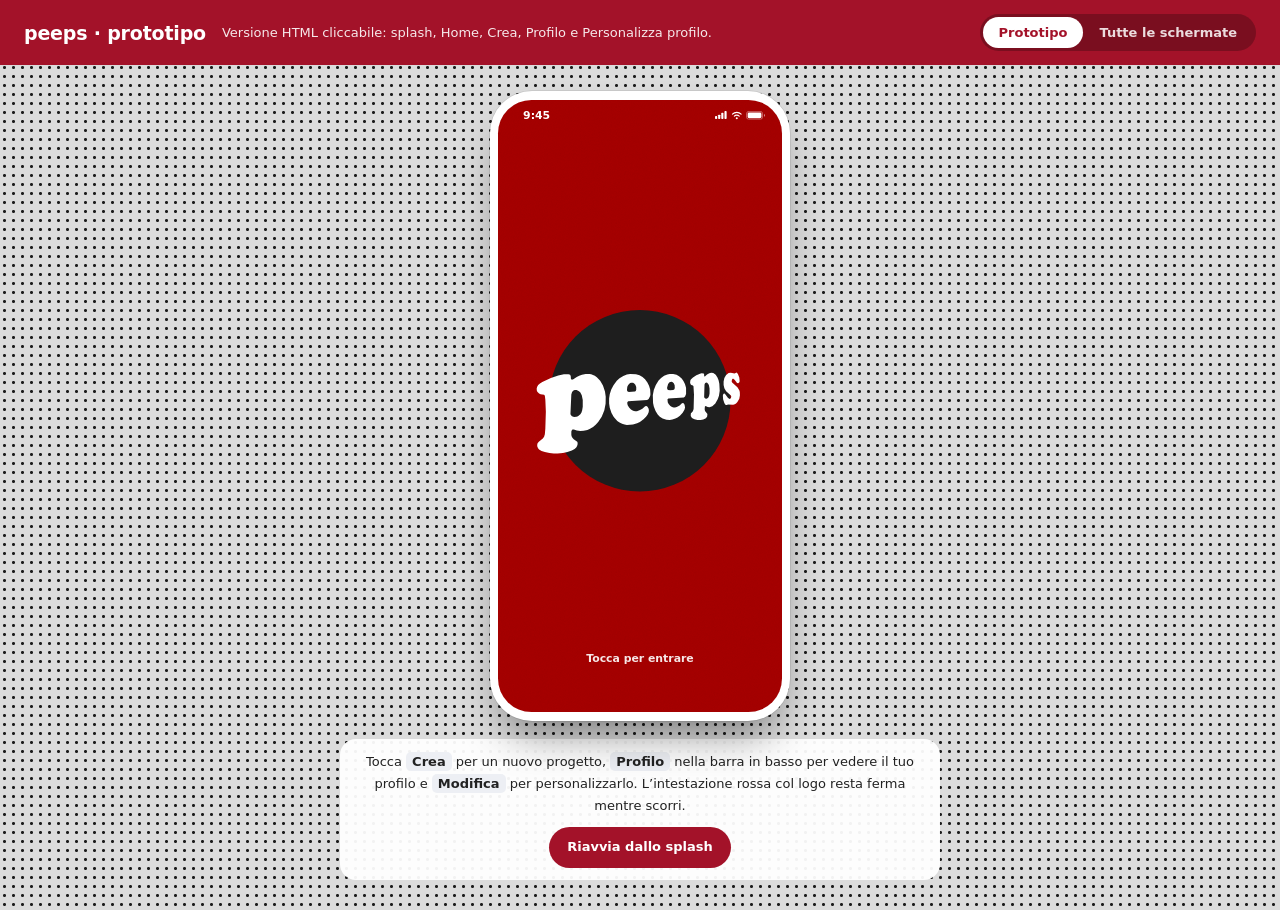
<file: peeps/index.html>
<!DOCTYPE html>
<html lang="it">
<head>
<meta charset="utf-8">
<meta name="viewport" content="width=device-width, initial-scale=1">
<meta name="robots" content="noindex">
<title>Peeps – prototipo</title>
<style>
:root{
  --red:#A00000;
  --red-hi:#C41C1C;
  --ink:#17110F;
  --mute:#5A6072;
  --canvas:#E4EAF6;
  --paper:#fff;
  --line:#C5CEE0;
  --field:#F0F3FA;
  --sun:#F7C948;
  --ok:#1C7A3E;
  --err:#B00020;
  --acc:#A00000;
  --ease-out:cubic-bezier(.23,1,.32,1);
  --mv:1;
  --s:1;
  --f:"Inter",ui-sans-serif,-apple-system,BlinkMacSystemFont,"SF Pro Text","Segoe UI",system-ui,sans-serif;
  --f-disp:"Inter Display","Inter",ui-sans-serif,-apple-system,BlinkMacSystemFont,"SF Pro Display","Segoe UI",system-ui,sans-serif;
  --grain:url("data:image/svg+xml;utf8,%3Csvg xmlns='http://www.w3.org/2000/svg' width='160' height='160'%3E%3Cfilter id='n'%3E%3CfeTurbulence type='fractalNoise' baseFrequency='.9' numOctaves='2' stitchTiles='stitch'/%3E%3CfeColorMatrix values='0 0 0 0 1 0 0 0 0 1 0 0 0 0 1 0 0 0 1.2 -.1'/%3E%3C/filter%3E%3Crect width='100%25' height='100%25' filter='url(%23n)'/%3E%3C/svg%3E");
}
*{box-sizing:border-box;margin:0;padding:0}
html,body{min-height:100%}
body{font-family:var(--f);color:var(--ink);background:radial-gradient(circle,#1c1c1c 1.25px,transparent 1.7px) 0 0/9px 9px,#dcdcdc;-webkit-font-smoothing:antialiased}
button{font:inherit;color:inherit;background:none;border:0;cursor:pointer;text-align:inherit}
:focus-visible{outline:3px solid #ffbf47;outline-offset:2px}
.sr{position:absolute;width:1px;height:1px;overflow:hidden;clip:rect(0 0 0 0);white-space:nowrap}
svg.i{width:20px;height:20px;flex:none;display:block}

/* ---------- barra del prototipo ---------- */
.top{background:#A31229;color:#fff;display:flex;align-items:center;gap:16px;flex-wrap:wrap;padding:14px 24px}
.top h1{font-size:19px;font-weight:700;letter-spacing:-.01em}
.top p{font-size:13px;opacity:.9;flex:1 1 280px}
.seg{display:inline-flex;background:rgba(0,0,0,.25);border-radius:999px;padding:3px}
.seg button{padding:8px 16px;border-radius:999px;font-size:13px;font-weight:600;color:#fff;opacity:.85;transition:background-color .15s ease,color .15s ease,opacity .15s ease}
.seg button[aria-pressed="true"]{background:#fff;color:#A31229;opacity:1}

/* ---------- palcoscenico ---------- */
.stage{display:flex;justify-content:center;gap:34px;padding:26px 20px 18px;align-items:flex-start}
body[data-mode="all"] .stage{justify-content:flex-start;overflow-x:auto;padding-left:32px;padding-right:32px}
.slot{display:none;flex:0 0 auto;text-align:center}
.slot.active{display:block}
body[data-mode="all"] .slot{display:block}
.slot figcaption{margin-top:12px;font-size:13px;font-weight:700;color:#222;background:#fff;display:inline-block;padding:5px 13px;border-radius:999px}
body[data-mode="proto"] .slot figcaption{display:none}
.zoom{zoom:var(--s)}
.phone{text-align:left;position:relative;width:414px;height:868px;padding:12px;background:#fff;border-radius:58px;box-shadow:0 34px 60px -18px rgba(0,0,0,.45),0 0 0 1px rgba(0,0,0,.1)}
.screen{position:relative;width:390px;height:844px;border-radius:46px;overflow:hidden;background:var(--canvas)}
.screen:focus{outline:none}
.scroll{position:absolute;inset:0;overflow-y:auto;overscroll-behavior:contain;scrollbar-width:none;scroll-behavior:smooth}
.scroll::-webkit-scrollbar{display:none}
.page{position:relative;min-height:844px;padding:150px 0 120px}
.hint{max-width:600px;margin:0 auto 30px;padding:12px 18px;text-align:center;font-size:13px;line-height:1.7;color:#222;background:rgba(255,255,255,.94);border-radius:16px}
.hint span{background:#EDEFF4;padding:2px 6px;border-radius:5px;font-weight:600}
body[data-mode="all"] .hint{display:none}
body.emb .top,body.emb .hint{display:none}
body.emb .stage{padding-top:12px;padding-bottom:6px}
.replay{display:inline-block;margin-top:10px;background:#A31229;color:#fff;font-weight:600;font-size:13px;padding:9px 18px;border-radius:999px;transition:background-color .15s ease,transform .12s var(--ease-out)}
.replay:active{transform:scale(.97)}

/* ---------- movimento ---------- */
@keyframes enter-fwd{from{opacity:0;transform:translateX(calc(26px * var(--mv)))}}
@keyframes enter-back{from{opacity:0;transform:translateX(calc(-26px * var(--mv)))}}
@keyframes rise{from{opacity:0;transform:translateY(calc(14px * var(--mv)))}}
@keyframes fadein{from{opacity:0}}
@keyframes meter{from{clip-path:inset(0 100% 0 0)}}
@keyframes popin{from{opacity:0;transform:scale(calc(1 - .1 * var(--mv)))}}
@keyframes print{from{opacity:0;transform:translateY(calc(-22px * var(--mv))) scale(calc(1 - .03 * var(--mv)))}}
@keyframes glow{from{filter:drop-shadow(0 1px 1px rgba(23,17,15,.08)) drop-shadow(0 0 20px rgba(196,28,28,.75))}}
@keyframes errin{from{opacity:0;transform:translateY(calc(-4px * var(--mv)))}}
@keyframes spin{to{transform:rotate(360deg)}}
@keyframes draw{from{stroke-dashoffset:24}to{stroke-dashoffset:0}}
@keyframes indslide{from{transform:translateX(calc(var(--from,var(--pos,0)) * 100%))}}
@keyframes beat{0%{transform:scale(1)}40%{transform:scale(1.28)}100%{transform:scale(1)}}
@keyframes live{0%{box-shadow:0 0 0 0 rgba(23,17,15,.45)}100%{box-shadow:0 0 0 9px rgba(23,17,15,0)}}
body[data-mode="proto"] .slot.active[data-dir="fwd"] .scroll{animation:enter-fwd .28s var(--ease-out) both}
body[data-mode="proto"] .slot.active[data-dir="back"] .scroll{animation:enter-back .28s var(--ease-out) both}
body[data-mode="proto"] .slot.active .sec,
body[data-mode="proto"] .slot.active .tk,
body[data-mode="proto"] .slot.active .tile,
body[data-mode="proto"] .slot.active .sheet,
body[data-mode="proto"] .slot.active .mini-wrap{animation:rise .34s var(--ease-out) both;animation-delay:calc(50ms + var(--i,0) * 55ms)}
body[data-mode="proto"] .slot.active .meter i{animation:meter .7s var(--ease-out) both;animation-delay:calc(200ms + var(--i,0) * 55ms)}
body[data-mode="proto"] .slot.active .pill{animation:fadein .22s ease both}
body[data-mode="proto"] .slot.active .tabs .ind{animation:indslide .34s var(--ease-out) both}
body[data-mode="proto"] .slot.active .splash .logo{animation:popin .6s var(--ease-out) .1s both}

/* ---------- cornice fissa: barra rossa + logo + azione ---------- */
.head{position:absolute;left:0;right:0;top:0;height:124px;z-index:30;background:var(--red);border-radius:0 0 30px 30px;box-shadow:0 16px 28px -18px rgba(60,0,0,.75)}
.head::after{content:"";position:absolute;inset:0;border-radius:inherit;background:var(--grain);opacity:.16;mix-blend-mode:soft-light;pointer-events:none}
.sbar{position:absolute;left:0;right:0;top:0;height:44px;color:#fff;z-index:2}
.sbar .time{position:absolute;left:34px;top:13px;font-size:15px;font-weight:600}
.sbar .ico{position:absolute;right:22px;top:16px;display:flex}
.logo{position:absolute;left:14px;top:36px;width:106px;height:106px;z-index:32;transition:transform .2s var(--ease-out)}
.logo svg{width:100%;height:100%;overflow:visible;display:block}
button.logo:active{transform:scale(.96)}
.pill{position:absolute;right:16px;top:64px;height:44px;padding:0 18px 0 14px;z-index:32;display:flex;align-items:center;gap:7px;border-radius:22px;background:#fff;color:var(--red);font-weight:800;font-size:16px;box-shadow:0 8px 16px -8px rgba(0,0,0,.55);transition:background-color .15s ease,transform .12s var(--ease-out)}
.pill svg.i{width:18px;height:18px}
.pill:active{transform:scale(.96)}

/* ---------- barra di navigazione flottante ---------- */
.tabs{position:absolute;left:50%;bottom:18px;margin-left:-118px;width:236px;height:60px;padding:6px;z-index:25;display:grid;grid-template-columns:1fr 1fr;border-radius:30px;background:rgba(255,255,255,.72);-webkit-backdrop-filter:blur(18px) saturate(1.7);backdrop-filter:blur(18px) saturate(1.7);border:1px solid rgba(255,255,255,.85);box-shadow:0 14px 30px -12px rgba(23,17,15,.4),inset 0 1px 0 rgba(255,255,255,.9)}
.tabs .ind{position:absolute;top:6px;bottom:6px;left:6px;width:calc((100% - 12px) / 2);border-radius:24px;background:var(--ink);transform:translateX(calc(var(--pos,0) * 100%))}
.tab{position:relative;z-index:1;display:flex;align-items:center;justify-content:center;gap:7px;border-radius:24px;font-size:14px;font-weight:700;color:var(--mute);transition:color .2s ease,transform .12s var(--ease-out)}
.tab[aria-current="page"]{color:#fff}
.tab:active{transform:scale(.96)}

/* ---------- avviso ---------- */
.toast{position:absolute;left:14px;right:14px;bottom:92px;z-index:40;display:flex;align-items:center;justify-content:space-between;gap:12px;background:var(--ink);color:#fff;border-radius:20px;padding:12px 12px 12px 18px;font-size:14px;font-weight:600;line-height:1.3;opacity:0;visibility:hidden;transform:translateY(16px);transition:opacity .2s ease,transform .24s var(--ease-out),visibility 0s .24s}
.screen:not([data-tab]) .toast{bottom:100px}
.toast.on{opacity:1;visibility:visible;transform:none;transition-delay:0s}
.toast .ta{flex:none;min-height:40px;padding:0 16px;border-radius:14px;background:#fff;color:var(--ink);font-weight:800;font-size:14px;transition:background-color .15s ease,transform .12s var(--ease-out)}
.toast .ta:active{transform:scale(.96)}
.toast .ta[hidden]{display:none}

/* ---------- splash ---------- */
.splash{background:var(--red);cursor:pointer}
.splash::before{content:"";position:absolute;inset:0;background:var(--grain);opacity:.16;mix-blend-mode:soft-light;pointer-events:none}
.splash .logo{left:70px;top:290px;width:250px;height:250px;cursor:default}
.splash .tap{position:absolute;left:0;right:0;bottom:66px;text-align:center;color:rgba(255,255,255,.9);font-size:15px;font-weight:600}

/* ---------- titoli di sezione ---------- */
.sec{padding:0 24px 18px}
.sec h1{font:800 32px/1.04 var(--f-disp);letter-spacing:-.035em}
.sec p{margin-top:8px;font-size:15px;line-height:1.4;font-weight:500;color:var(--mute);max-width:320px}

/* ---------- biglietto progetto ---------- */
.tk{margin:0 14px 22px;filter:drop-shadow(0 1px 1px rgba(23,17,15,.08)) drop-shadow(0 16px 20px rgba(23,17,15,.10));transition:transform .25s var(--ease-out)}
.tk-in{--stub:92px;--r:13px;position:relative;background:#fff;border-radius:26px;
  -webkit-mask:radial-gradient(circle var(--r) at 0 calc(100% - var(--stub)),#0000 97%,#000) left/51% 100% no-repeat,radial-gradient(circle var(--r) at 100% calc(100% - var(--stub)),#0000 97%,#000) right/51% 100% no-repeat;
  mask:radial-gradient(circle var(--r) at 0 calc(100% - var(--stub)),#0000 97%,#000) left/51% 100% no-repeat,radial-gradient(circle var(--r) at 100% calc(100% - var(--stub)),#0000 97%,#000) right/51% 100% no-repeat}
.tk-body{padding:20px 20px 4px}
.tk-top{display:flex;align-items:center;gap:9px;min-height:28px}
.role{display:inline-block;padding:4px 11px;border-radius:999px;background:var(--red);color:#fff;font-size:12.5px;font-weight:800;line-height:1.2}
.role.prod{background:var(--ink)}
.by{font-size:14px;font-weight:700;color:var(--ink)}
button.by{text-decoration:underline;text-decoration-color:transparent;text-underline-offset:3px;transition:text-decoration-color .15s ease}
.tk h2{margin-top:10px;font:800 21px/1.12 var(--f-disp);letter-spacing:-.025em}
.tk-row{display:flex;gap:14px;margin-top:14px;align-items:flex-start}
.tk-col{flex:1;min-width:0}
.meta{display:flex;gap:7px;font-size:13.5px;line-height:1.35;font-weight:600;color:var(--mute)}
.meta svg{flex:none;width:14px;height:20px;margin-top:0;color:var(--ink)}
.thumb{flex:none;width:116px;height:116px;border-radius:20px;object-fit:cover;background:#cfd6e4;display:block}
.pay{margin-top:12px;display:flex;flex-direction:column;gap:1px}
.pay b{font:800 26px/1 var(--f-disp);letter-spacing:-.03em}
.pay span{font-size:13px;font-weight:600;color:var(--mute)}
.tags{display:flex;flex-wrap:wrap;gap:6px;margin-top:12px;list-style:none}
.tags li{font-size:12px;font-weight:700;color:var(--red);background:#FBE9E9;border-radius:999px;padding:4px 10px}
.desc{margin-top:14px;font-size:14.5px;line-height:1.45;font-weight:500;color:#2A2422}
.tastes{display:flex;flex-wrap:wrap;gap:8px;margin-top:14px}
.tastes span{display:inline-flex;align-items:center;gap:7px;padding:3px 12px 3px 3px;border-radius:999px;background:var(--field);font-size:12.5px;font-weight:700}
.tastes img{width:26px;height:26px;border-radius:50%;object-fit:cover;display:block}
.phtxt{color:var(--mute);font-weight:600}
.xtra{margin-top:16px;padding-top:16px;border-top:1px solid #E4E8F1}
.xtra h3{font:800 16px/1.2 var(--f-disp);letter-spacing:-.015em;margin-top:16px}
.xtra p{margin-top:6px;font-size:14px;line-height:1.45;font-weight:500;color:#2A2422}
.logos{display:flex;gap:8px;align-items:center}
.logos img{height:28px;display:block;border-radius:4px}
.ad{position:relative;margin-top:16px;border-radius:18px;background:var(--field);padding:12px 12px 0;overflow:hidden}
.ad p{margin:6px 0 10px;font-size:13.5px;font-weight:700}
.ad img{display:block;width:100%;border-radius:10px 10px 0 0}
.spons{display:inline-block;font-size:12px;font-weight:700;color:var(--mute);background:#fff;border-radius:999px;padding:2px 9px}
.stub{position:relative;display:flex;align-items:center;gap:14px;height:var(--stub);margin-top:16px;padding:0 16px 0 20px}
.stub::before{content:"";position:absolute;left:22px;right:22px;top:0;border-top:2px dashed var(--line)}
.mt{flex:1;min-width:0}
.mt .l{display:flex;justify-content:space-between;align-items:baseline;font-size:12.5px;font-weight:800}
.mt .l output{font-variant-numeric:tabular-nums;color:var(--red)}
.meter{position:relative;height:12px;margin-top:7px;border-radius:2px;background:repeating-linear-gradient(90deg,#CFD6E6 0 4px,transparent 4px 7px)}
.meter i{position:absolute;inset:0;background:repeating-linear-gradient(90deg,var(--red) 0 4px,transparent 4px 7px);clip-path:inset(0 calc(100% * (1 - var(--v,.7))) 0 0)}
.mt .c{display:flex;justify-content:space-between;gap:8px;margin-top:6px;font-size:11.5px;line-height:1.2;font-weight:600;color:var(--mute)}
.save{flex:none;width:48px;height:48px;border-radius:50%;display:grid;place-items:center;background:var(--field);color:var(--ink);transition:background-color .18s ease,color .18s ease,transform .12s var(--ease-out)}
.save:active{transform:scale(.92)}
.save svg.i{width:22px;height:22px}
.save[aria-pressed="true"]{background:var(--red);color:#fff}
.save[aria-pressed="true"] svg path{fill:currentColor}
.save.beat svg{animation:beat .34s var(--ease-out)}
.tk.is-new{animation:print .46s var(--ease-out) both,glow 1.6s .35s ease-out both}
.tk.leaving{opacity:0;transform:translateY(-10px) scale(.97);transition:opacity .2s ease,transform .2s var(--ease-out)}

/* ---------- Crea ---------- */
.sheet{margin:0 14px 24px;background:#fff;border-radius:30px;padding:22px 20px 6px;box-shadow:0 1px 1px rgba(23,17,15,.06),0 14px 22px -14px rgba(23,17,15,.18)}
.fx{display:flex;justify-content:space-between;align-items:center;gap:8px;margin-bottom:18px}
.fx h2{font:800 17px/1.2 var(--f-disp);letter-spacing:-.015em}
.ghost{min-height:38px;padding:0 15px;border-radius:999px;background:#fff;color:var(--red);font-size:13.5px;font-weight:800;border:1.5px solid var(--red);transition:background-color .15s ease,color .15s ease,transform .12s var(--ease-out)}
.ghost:active{transform:scale(.96)}
.field{margin-bottom:20px;border:0;min-width:0}
.fl{display:flex;justify-content:space-between;align-items:baseline;margin-bottom:8px}
.fl label,.fl legend{font-size:14px;font-weight:700}
.count{font-size:12px;font-weight:700;color:var(--mute);font-variant-numeric:tabular-nums}
.input{width:100%;height:54px;border:2px solid transparent;background:var(--field);border-radius:16px;padding:0 16px;font:600 16px var(--f);color:var(--ink);transition:border-color .15s ease,box-shadow .15s ease,background-color .15s ease}
.input::placeholder{color:#677085;font-weight:500}
.input:focus{outline:none;background:#fff;border-color:var(--acc);box-shadow:0 0 0 4px color-mix(in srgb,var(--acc) 16%,transparent)}
textarea.input{height:auto;min-height:96px;padding:14px 16px;resize:none;line-height:1.4;display:block}
.field.bad .input{background:#fff;border-color:var(--err)}
.err{color:var(--err);font-size:13px;font-weight:700;margin-top:7px;animation:errin .16s var(--ease-out)}
.err[hidden]{display:none}
.hintx{font-size:13px;font-weight:500;color:var(--mute);margin-top:6px}
input[type=range]{-webkit-appearance:none;appearance:none;width:100%;height:42px;background:transparent;cursor:pointer;--p:70%}
input[type=range]::-webkit-slider-runnable-track{height:8px;border-radius:4px;background:linear-gradient(to right,var(--red) var(--p),#CFD6E6 var(--p))}
input[type=range]::-moz-range-track{height:8px;border-radius:4px;background:linear-gradient(to right,var(--red) var(--p),#CFD6E6 var(--p))}
input[type=range]::-webkit-slider-thumb{-webkit-appearance:none;width:22px;height:38px;margin-top:-15px;border-radius:8px;border:2px solid var(--ink);background:linear-gradient(var(--red),var(--red)) center/60% 3px no-repeat,#fff;box-shadow:0 3px 0 var(--ink);transition:transform .15s var(--ease-out)}
input[type=range]::-moz-range-thumb{width:18px;height:34px;border-radius:8px;border:2px solid var(--ink);background:linear-gradient(var(--red),var(--red)) center/60% 3px no-repeat,#fff;box-shadow:0 3px 0 var(--ink)}
input[type=range]:active::-webkit-slider-thumb{transform:translateY(1px)}
input[type=range]:focus-visible{outline-offset:2px;border-radius:12px}
.opts,.chips{display:flex;gap:9px;flex-wrap:wrap}
.opt{position:relative;width:66px}
.opt input{position:absolute;inset:0;opacity:0;margin:0;cursor:pointer;width:100%;height:100%}
.opt .th{display:block;width:66px;height:66px;border-radius:18px;object-fit:cover;border:3px solid transparent;background:#cfd6e4;transition:border-color .15s ease,transform .15s var(--ease-out);overflow:hidden}
img.th{object-fit:cover}
.opt input:checked + .th{border-color:var(--acc);box-shadow:0 0 0 2px #fff inset}
.opt input:focus-visible + .th{outline:3px solid #ffbf47;outline-offset:2px}
.opt input:active + .th{transform:scale(.95)}
.opt .nm{display:block;font-size:12px;font-weight:700;text-align:center;margin-top:5px;color:#2A2422}
.opt.up .addbox{display:grid;place-items:center;width:66px;height:66px;border-radius:18px;border:2px dashed #8E98AD;color:var(--mute);background:#fff;transition:border-color .15s ease,color .15s ease}
.opt.up input:focus-visible + .addbox{outline:3px solid #ffbf47;outline-offset:2px}
.opt[hidden]{display:none}
.chip{position:relative}
.chip input{position:absolute;inset:0;opacity:0;margin:0;cursor:pointer;width:100%;height:100%}
.chip span{display:inline-flex;align-items:center;gap:7px;min-height:42px;padding:0 15px;border-radius:999px;background:var(--field);border:2px solid transparent;font-size:14px;font-weight:700;transition:background-color .15s ease,border-color .15s ease,color .15s ease,transform .12s var(--ease-out)}
.chip.t span{padding-left:5px}
.chip.t img{width:32px;height:32px;border-radius:50%;object-fit:cover;display:block}
.chip input:checked + span{background:var(--acc);color:#fff}
.chip input:focus-visible + span{outline:3px solid #ffbf47;outline-offset:2px}
.chip input:active + span{transform:scale(.96)}
.cta{position:absolute;left:0;right:0;bottom:0;z-index:25;padding:30px 16px 24px;background:linear-gradient(to top,var(--canvas) 58%,rgba(228,234,246,0))}
.btn{position:relative;width:100%;height:56px;border-radius:28px;background:var(--acc);color:#fff;font-size:17px;font-weight:800;display:flex;align-items:center;justify-content:center;gap:8px;transition:background-color .15s ease,transform .12s var(--ease-out),box-shadow .2s ease;box-shadow:0 12px 20px -10px color-mix(in srgb,var(--acc) 90%,#000)}
.btn:active{transform:scale(.98)}
.btn .sp,.btn .ck{display:none}
.btn .sp{width:20px;height:20px;border-radius:50%;border:3px solid rgba(255,255,255,.4);border-top-color:#fff;animation:spin .7s linear infinite}
.btn .ck{width:22px;height:22px}
.btn .ck path{stroke-dasharray:24;animation:draw .26s var(--ease-out) both}
.btn[data-state="loading"]{pointer-events:none}
.btn[data-state="loading"] .sp,.btn[data-state="done"] .ck{display:block}
.btn[data-state="done"]{pointer-events:none;background:var(--ok)}
.pv-h{margin:0 24px 10px;font:800 17px/1.2 var(--f-disp);letter-spacing:-.015em}

/* ---------- Profilo ---------- */
.profile{--acc-deep:color-mix(in srgb,var(--acc) 68%,#000);--acc-soft:color-mix(in srgb,var(--acc) 14%,#fff)}
.cov{position:relative;height:108px;margin:8px 8px 0;border-radius:20px;overflow:hidden;background:linear-gradient(135deg,var(--acc),var(--acc-deep))}
.cov img{width:100%;height:100%;object-fit:cover;display:block}
.cov::after{content:"";position:absolute;inset:0;background:linear-gradient(to top,color-mix(in srgb,var(--acc) 50%,transparent),transparent 75%)}
.cov.solid::after{background:var(--grain);opacity:.35;mix-blend-mode:soft-light}
.hero-id{display:flex;align-items:flex-end;justify-content:space-between;padding:0 20px}
.av-lg{flex:none;width:98px;height:98px;margin-top:-50px;border-radius:50%;border:5px solid #fff;background:#fff;object-fit:cover;display:grid;place-items:center;position:relative;z-index:2}
.av-lg.ini{background:linear-gradient(135deg,var(--acc),var(--acc-deep));color:#fff;font:800 34px/1 var(--f-disp);letter-spacing:-.02em}
.rate{text-align:right;padding-bottom:2px}
.rate b{display:block;font:800 24px/1 var(--f-disp);letter-spacing:-.03em}
.rate b i{font-style:normal;color:var(--acc)}
.rate span{display:block;margin-top:4px;font-size:13px;font-weight:600;color:var(--mute)}
.hname{padding:10px 20px 0;font:800 29px/1.05 var(--f-disp);letter-spacing:-.035em;word-break:break-word}
.bio{padding:8px 20px 0;font-size:15px;line-height:1.45;font-weight:500;color:#2A2422}
.stub.cols{gap:0;padding:0 8px;margin-top:20px}
.stub .col{flex:1;text-align:center}
.stub .col b{display:block;font:800 28px/1 var(--f-disp);letter-spacing:-.04em;color:var(--acc)}
.stub .col span{display:block;margin-top:5px;font-size:12.5px;font-weight:700;color:var(--mute)}
.bento{display:grid;grid-template-columns:1fr 1fr;gap:10px;padding:0 14px}
.tile{position:relative;border-radius:28px;padding:20px;overflow:hidden;box-shadow:0 1px 1px rgba(23,17,15,.05)}
.span2{grid-column:1/-1}
.tile h3{font:800 17px/1.2 var(--f-disp);letter-spacing:-.015em}
.t-acc{background:linear-gradient(150deg,var(--acc),var(--acc-deep));color:#fff}
.t-sun{background:var(--sun);color:var(--ink)}
.t-paper{background:#fff}
.t-ink{background:var(--ink);color:#fff}
.chips-w{display:flex;flex-wrap:wrap;gap:8px;margin-top:14px;list-style:none}
.chips-w li{padding:8px 14px;border-radius:999px;background:rgba(255,255,255,.18);border:1px solid rgba(255,255,255,.4);font-size:14.5px;font-weight:700}
.social{display:block;height:30px;width:auto;margin-top:16px;padding:6px 14px;box-sizing:content-box;border-radius:14px;background:#fff}
.empty{margin-top:10px;font-size:14px;line-height:1.4;font-weight:600;opacity:.9}
.empty button{text-decoration:underline;font-weight:800}
.avail{display:flex;align-items:center;gap:14px}
.avail .dot{flex:none;width:16px;height:16px;border-radius:50%;background:var(--ink);animation:live 1.8s ease-out infinite}
.avail.off .dot{background:#8a7a45;animation:none}
.avail strong{display:block;font:800 17px/1.2 var(--f-disp);letter-spacing:-.015em}
.avail span{display:block;margin-top:2px;font-size:13.5px;font-weight:600;opacity:.85}
.gear-row{display:flex;gap:14px;align-items:flex-start}
.gear{list-style:none;flex:1;min-width:0;margin-top:12px;display:grid;gap:9px}
.gear li{display:flex;gap:9px;align-items:flex-start;font-size:14.5px;line-height:1.3;font-weight:600}
.gear svg.i{width:18px;height:18px;margin-top:0;color:var(--acc)}
.gear-ph{flex:none;width:104px;height:92px;border-radius:18px;object-fit:cover;margin-top:12px}
.tl{display:flex;gap:12px;margin-top:14px;flex-wrap:wrap}
.tl div{width:72px;text-align:center}
.tl img{width:72px;height:72px;border-radius:50%;object-fit:cover;display:block;border:3px solid rgba(255,255,255,.9);background:#fff;transition:transform .18s var(--ease-out)}
.tl button:active img{transform:scale(.95)}
.tl small{display:block;margin-top:6px;font-size:12px;line-height:1.2;font-weight:700}
.brands{display:block;height:30px;width:auto;margin-top:16px;padding:6px 12px;box-sizing:content-box;border-radius:14px;background:#fff}

/* ---------- Personalizza ---------- */
.mini-wrap{margin:0 14px 18px}
.mini{background:#fff;border-radius:28px;overflow:hidden;box-shadow:0 1px 1px rgba(23,17,15,.06),0 14px 22px -14px rgba(23,17,15,.2);padding:8px 8px 18px}
.mini .cov{height:76px;margin:0;border-radius:20px}
.mini .hero-id{padding:0 12px}
.mini .av-lg{width:74px;height:74px;margin-top:-38px;border-width:4px}
.mini .av-lg.ini{font-size:26px}
.mini .hname{padding:8px 14px 0;font-size:22px}
.mini .bio{padding:4px 14px 0;font-size:14px;display:-webkit-box;-webkit-line-clamp:2;-webkit-box-orient:vertical;overflow:hidden}
.mini .tags{margin:10px 14px 0}
.mini .tags li{color:#fff;background:var(--acc)}
.grp{padding:22px 0 4px;border-top:1px solid #E4E8F1}
.grp:first-of-type{border-top:0;padding-top:0}
.grp h2{font:800 18px/1.2 var(--f-disp);letter-spacing:-.02em;margin-bottom:4px}
.grp .sub{font-size:13.5px;line-height:1.4;font-weight:500;color:var(--mute);margin-bottom:16px}
.sw-row{display:flex;gap:12px;flex-wrap:wrap}
.swatch{position:relative;width:46px;height:46px}
.swatch input{position:absolute;inset:0;opacity:0;margin:0;cursor:pointer;width:100%;height:100%}
.swatch .dotc{display:grid;place-items:center;width:46px;height:46px;border-radius:50%;background:var(--c);color:#fff;transition:box-shadow .18s ease,transform .15s var(--ease-out)}
.swatch .dotc svg{opacity:0;transform:scale(.6);transition:opacity .15s ease,transform .18s var(--ease-out)}
.swatch input:checked + .dotc{box-shadow:0 0 0 3px #fff,0 0 0 5.5px var(--c)}
.swatch input:checked + .dotc svg{opacity:1;transform:none}
.swatch input:focus-visible + .dotc{outline:3px solid #ffbf47;outline-offset:5px}
.swatch input:active + .dotc{transform:scale(.92)}
.addrow{display:flex;gap:8px;margin-top:12px}
.addrow .input{height:46px;font-size:15px}
.addrow .ghost{flex:none;min-height:46px}
.swrow{display:flex;justify-content:space-between;align-items:center;gap:16px;padding:10px 0}
.swrow strong{display:block;font-size:15px;font-weight:700}
.swrow small{display:block;margin-top:2px;font-size:13px;line-height:1.35;font-weight:500;color:var(--mute)}
.switch{position:relative;flex:none;width:54px;height:32px}
.switch input{position:absolute;inset:0;opacity:0;margin:0;cursor:pointer;width:100%;height:100%;z-index:2}
.switch .trk{position:absolute;inset:0;border-radius:16px;background:#BCC5D8;transition:background-color .2s ease}
.switch .trk::after{content:"";position:absolute;left:3px;top:3px;width:26px;height:26px;border-radius:50%;background:#fff;box-shadow:0 2px 5px rgba(0,0,0,.3);transition:transform .22s var(--ease-out)}
.switch input:checked ~ .trk{background:var(--acc)}
.switch input:checked ~ .trk::after{transform:translateX(22px)}
.switch input:focus-visible ~ .trk{outline:3px solid #ffbf47;outline-offset:2px}
.switch input:active ~ .trk::after{width:30px}
.switch input:checked:active ~ .trk::after{transform:translateX(18px)}

/* ---------- hover: solo con puntatore preciso ---------- */
@media (hover:hover) and (pointer:fine){
  .seg button:not([aria-pressed="true"]):hover{opacity:1;background:rgba(255,255,255,.14)}
  .replay:hover{background:#8C0F22}
  button.logo:hover{transform:rotate(-4deg) scale(1.04)}
  .pill:hover{background:#FFE9E9;transform:translateY(-1px)}
  .tab:not([aria-current="page"]):hover{color:var(--ink)}
  .tk:hover{transform:translateY(-3px)}
  button.by:hover{text-decoration-color:currentColor}
  .save:hover{background:#E3E8F3}
  .save[aria-pressed="true"]:hover{background:var(--red-hi)}
  .ghost:hover{background:var(--red);color:#fff}
  .opt:hover input:not(:checked) + .th{transform:translateY(-2px)}
  .opt.up:hover .addbox{border-color:var(--acc);color:var(--acc)}
  .chip:hover input:not(:checked) + span{background:#E4E9F4}
  .swatch:hover input:not(:checked) + .dotc{transform:scale(1.08)}
  .btn:hover{box-shadow:0 14px 24px -10px color-mix(in srgb,var(--acc) 90%,#000);transform:translateY(-1px)}
  .toast .ta:hover{background:#E8ECF4}
  .tl button:hover img{transform:scale(1.06)}
  .tile{transition:transform .25s var(--ease-out)}
  .tile:hover{transform:translateY(-2px)}
  .empty button:hover{opacity:.8}
}

/* ---------- movimento ridotto ---------- */
@media (prefers-reduced-motion:reduce){
  :root{--mv:0}
  .scroll{scroll-behavior:auto}
  .meter i,.btn .ck path{animation:none!important}
  .btn .sp{animation-duration:1.6s}
  .avail .dot{animation:none}
  .save.beat svg{animation:none}
  button.logo:hover,.pill:hover,.tk:hover,.tile:hover,.tl button:hover img,.opt:hover input:not(:checked) + .th,.swatch:hover input:not(:checked) + .dotc{transform:none!important}
}
</style>
</head>
<body data-mode="proto">

<svg width="0" height="0" style="position:absolute" aria-hidden="true">
  <defs>
    <g id="peeps-mark">
      <circle cx="75" cy="75" r="75" fill="#1E1E1E"/>
      <g transform="translate(-10.7 51) scale(0.2075)"><path fill-rule="evenodd" clip-rule="evenodd" fill="#fff" d="M546.0 9.0 L532.5 9.0 L523.0 11.0 L510.0 16.5 L498.0 25.0 L488.0 35.5 L477.0 52.5 L469.0 72.5 L465.0 94.0 L466.0 125.0 L469.0 138.5 L476.0 156.5 L484.5 170.0 L493.0 179.0 L504.0 186.5 L519.5 191.5 L532.5 192.0 L543.0 190.5 L555.0 186.5 L563.5 182.0 L573.0 175.0 L584.0 163.5 L591.0 152.0 L593.5 142.5 L591.5 131.5 L588.5 126.5 L585.5 124.5 L581.0 126.0 L572.0 134.5 L560.5 141.0 L553.5 143.0 L548.0 143.0 L541.5 141.0 L535.0 136.5 L528.0 128.5 L524.5 121.5 L523.5 109.5 L527.0 106.5 L588.5 102.5 L593.5 98.5 L597.5 89.0 L597.5 64.0 L593.0 49.0 L587.0 37.0 L580.0 27.5 L569.5 18.0 L559.5 12.5Z M543.0 41.0 L548.5 46.0 L552.0 54.0 L552.5 65.0 L551.0 69.5 L546.5 73.0 L534.5 74.0 L525.5 73.0 L522.5 69.0 L522.0 62.5 L526.0 48.5 L531.5 42.0 L534.5 40.5 L540.0 40.0Z M398.0 10.0 L374.5 9.0 L361.5 11.5 L347.5 17.0 L332.5 26.5 L321.5 36.5 L308.5 53.5 L299.5 71.0 L293.5 90.0 L291.0 107.0 L291.0 126.5 L293.5 143.5 L300.5 164.5 L309.5 180.5 L323.5 196.0 L332.5 202.5 L342.5 207.5 L352.5 210.5 L362.0 212.0 L386.0 210.5 L402.5 205.5 L413.5 200.0 L428.0 189.5 L438.0 179.5 L444.0 171.5 L448.5 161.0 L449.5 154.5 L448.5 147.5 L444.0 139.5 L439.5 136.5 L434.5 138.0 L423.5 147.5 L414.0 153.0 L402.0 157.0 L394.5 157.5 L386.5 155.5 L378.0 150.5 L370.5 143.0 L365.0 133.5 L363.5 128.0 L363.5 121.5 L367.0 117.5 L442.5 112.5 L448.5 109.0 L454.5 96.5 L455.5 90.0 L454.5 71.0 L450.0 56.0 L443.5 43.0 L434.0 30.5 L424.0 21.5 L412.0 14.5Z M374.5 45.0 L378.5 43.5 L386.5 44.0 L391.0 46.5 L395.5 51.5 L399.0 61.0 L399.0 72.0 L397.0 76.5 L394.0 79.0 L369.5 81.0 L363.5 77.5 L362.0 72.5 L363.5 60.0 L367.0 52.5Z M242.0 22.0 L234.0 16.5 L219.5 10.5 L212.0 9.0 L197.5 9.0 L183.0 12.0 L172.0 16.0 L162.0 21.0 L148.5 30.5 L143.0 32.5 L139.0 29.0 L138.0 17.0 L135.5 12.5 L129.0 10.5 L111.0 10.5 L88.5 15.0 L59.0 25.0 L25.0 40.5 L15.5 46.5 L8.5 53.0 L4.5 59.5 L2.5 66.5 L3.0 75.0 L5.0 80.0 L12.0 87.0 L18.0 89.5 L32.0 92.0 L35.0 96.0 L37.0 112.0 L39.0 159.0 L37.0 226.5 L35.0 249.0 L32.0 259.0 L27.0 266.5 L11.0 278.5 L6.0 285.0 L4.5 292.0 L5.0 297.5 L8.0 305.0 L12.0 309.5 L22.0 315.5 L35.0 320.0 L53.5 324.0 L70.5 325.5 L85.5 325.5 L107.0 323.5 L125.0 320.0 L142.5 314.0 L153.5 307.5 L160.0 301.5 L163.5 296.0 L165.5 289.0 L165.5 283.0 L164.0 278.5 L150.0 269.0 L145.5 264.5 L142.0 258.0 L140.5 252.0 L140.5 238.0 L143.0 232.0 L145.5 230.0 L150.5 230.0 L162.5 234.0 L176.5 236.0 L189.5 235.5 L204.5 232.0 L215.0 227.5 L227.0 220.0 L237.5 211.0 L247.5 200.0 L261.5 179.0 L272.0 153.5 L277.0 128.0 L277.5 100.0 L274.5 79.0 L266.5 54.5 L255.5 36.0Z M161.5 73.0 L171.0 77.5 L176.5 83.0 L182.0 93.5 L186.0 113.0 L186.0 140.0 L183.5 154.5 L180.5 163.0 L176.5 169.5 L167.0 177.5 L161.0 179.5 L151.5 180.0 L143.0 177.0 L138.5 172.5 L137.0 168.5 L140.5 90.5 L143.5 81.0 L149.0 75.0 L154.0 73.0Z M706.0 5.5 L697.5 4.0 L690.0 6.0 L681.0 11.0 L672.5 19.0 L671.0 19.0 L669.5 17.0 L669.5 11.5 L668.0 7.5 L659.0 6.5 L653.0 8.0 L638.5 14.5 L625.0 23.0 L616.5 31.0 L614.5 35.0 L613.5 44.0 L615.5 50.0 L618.5 53.0 L624.5 54.5 L627.0 57.5 L629.0 91.5 L627.5 149.0 L624.5 157.0 L616.5 166.0 L616.0 176.0 L621.0 184.0 L631.0 189.5 L643.0 192.5 L655.5 192.5 L666.0 190.5 L676.5 185.0 L681.5 178.5 L682.5 168.5 L673.0 156.5 L671.5 150.0 L672.5 138.5 L675.5 137.0 L683.5 140.5 L691.0 141.5 L702.0 138.0 L714.0 127.0 L724.0 109.0 L728.5 95.5 L731.5 75.5 L730.0 47.5 L727.0 34.5 L722.5 23.0 L715.5 12.5Z M677.5 43.0 L681.5 44.0 L686.0 48.5 L688.5 54.0 L691.0 67.0 L691.0 86.5 L689.0 97.0 L685.5 104.0 L679.5 108.0 L673.5 107.0 L669.5 101.5 L671.0 51.0 L673.0 46.0Z M799.0 3.5 L790.5 7.0 L775.5 4.0 L767.0 5.5 L757.0 13.0 L750.0 25.5 L747.0 38.5 L747.0 53.0 L750.0 65.5 L757.0 77.5 L776.0 94.5 L777.5 98.5 L776.0 106.0 L770.5 109.0 L764.0 104.0 L752.0 87.5 L749.0 87.0 L746.0 89.0 L744.0 94.5 L745.0 109.5 L749.5 124.0 L752.5 129.5 L756.0 132.5 L760.5 132.5 L764.0 131.0 L785.0 131.5 L791.5 129.5 L796.5 126.5 L802.0 121.0 L809.5 107.5 L812.0 93.5 L811.5 80.5 L809.5 73.5 L802.0 61.5 L781.0 43.0 L779.0 37.5 L781.0 30.5 L783.0 28.5 L786.0 28.0 L791.5 33.0 L800.5 45.0 L805.0 46.0 L809.0 43.0 L811.0 38.0 L809.5 23.5 L804.0 9.0Z"/></g>
    </g>
    <symbol id="pin" viewBox="0 0 24 34"><path fill-rule="evenodd" clip-rule="evenodd" d="M12 0C5.4 0 0 5.4 0 12c0 9 12 22 12 22s12-13 12-22C24 5.4 18.6 0 12 0zm0 7.4a4.6 4.6 0 1 1 0 9.2 4.6 4.6 0 0 1 0-9.2z" fill="currentColor"/></symbol>
    <symbol id="sb" viewBox="0 0 70 12">
      <g fill="#fff"><rect x="0" y="7" width="3" height="4" rx="1"/><rect x="4.3" y="5" width="3" height="6" rx="1"/><rect x="8.6" y="2.5" width="3" height="8.5" rx="1"/><rect x="13" y="0" width="3" height="11" rx="1"/></g>
      <g transform="translate(22 0)"><circle cx="8" cy="9.9" r="1.4" fill="#fff"/><path d="M4.6 7.1a4.8 4.8 0 0 1 6.8 0M2 4.4a8.5 8.5 0 0 1 12 0" stroke="#fff" stroke-width="1.5" stroke-linecap="round" fill="none"/></g>
      <g transform="translate(43 0)"><rect x="0.5" y="0.5" width="22" height="11" rx="3.2" stroke="#fff" stroke-opacity=".5" fill="none"/><rect x="2" y="2" width="19" height="8" rx="2" fill="#fff"/><path d="M24.5 4v4c.9-.3 1.5-1.1 1.5-2s-.6-1.7-1.5-2z" fill="#fff" fill-opacity=".5"/></g>
    </symbol>
    <symbol id="i-home" viewBox="0 0 24 24"><path d="M4 11.2 12 4l8 7.2V19a1 1 0 0 1-1 1h-4.5v-5.5h-5V20H5a1 1 0 0 1-1-1z" fill="currentColor"/></symbol>
    <symbol id="i-user" viewBox="0 0 24 24"><circle cx="12" cy="8" r="4" fill="currentColor"/><path d="M4.5 20c.6-3.8 3.7-6 7.5-6s6.9 2.2 7.5 6z" fill="currentColor"/></symbol>
    <symbol id="i-plus" viewBox="0 0 24 24"><path d="M12 5v14M5 12h14" stroke="currentColor" stroke-width="2.8" stroke-linecap="round" fill="none"/></symbol>
    <symbol id="i-close" viewBox="0 0 24 24"><path d="M6 6l12 12M18 6L6 18" stroke="currentColor" stroke-width="2.8" stroke-linecap="round" fill="none"/></symbol>
    <symbol id="i-edit" viewBox="0 0 24 24"><path d="M4 20h4L19.2 8.8a2.1 2.1 0 0 0-3-3L5 17z" stroke="currentColor" stroke-width="2.4" stroke-linejoin="round" stroke-linecap="round" fill="none"/></symbol>
    <symbol id="i-heart" viewBox="0 0 24 24"><path d="M12 20s-7.500-4.500-7.500-10A4.300 4.300 0 0 1 12 7.500 4.300 4.300 0 0 1 19.500 10c0 5.500-7.500 10-7.500 10z" fill="none" stroke="currentColor" stroke-width="2.2" stroke-linejoin="round"/></symbol>
    <symbol id="i-check" viewBox="0 0 24 24"><path d="M5 12.500l4.500 4.500L19 7" stroke="currentColor" stroke-width="3" stroke-linecap="round" stroke-linejoin="round" fill="none"/></symbol>
  </defs>
</svg>

<script id="assets" type="application/json">{"concert":"[data-uri]","curtain":"[data-uri]","cov_concert":"[data-uri]","cov_camera":"[data-uri]","filmmakers":"[data-uri]","camera":"[data-uri]","woman":"[data-uri]","lynch":"[data-uri]","bowie":"[data-uri]","dali":"[data-uri]","backmarket":"[data-uri]","social":"[data-uri]","icons":"[data-uri]","mubi":"[data-uri]","imdb":"[data-uri]","letterboxd":"[data-uri]"}</script>

<div id="live" class="sr" aria-live="polite"></div>

<header class="top">
  <h1>peeps · prototipo</h1>
  <p>Versione HTML cliccabile: splash, Home, Crea, Profilo e Personalizza profilo.</p>
  <div class="seg" role="group" aria-label="Modalità di visualizzazione">
    <button id="m-proto" aria-pressed="true">Prototipo</button>
    <button id="m-all" aria-pressed="false">Tutte le schermate</button>
  </div>
</header>

<main class="stage" id="stage">

  <!-- 1 · SPLASH -->
  <figure class="slot active" data-screen="splash"><div class="zoom">
    <div class="phone"><div class="screen splash" data-go="home" aria-label="Splash Peeps: tocca per entrare">
      <div class="sbar"><span class="time">9:45</span><span class="ico"><svg width="70" height="12" viewBox="0 0 70 12" aria-hidden="true"><use href="#sb"/></svg></span></div>
      <div class="logo" role="img" aria-label="Logo Peeps"><svg viewBox="0 0 150 150"><use href="#peeps-mark"/></svg></div>
      <p class="tap">Tocca per entrare</p>
    </div></div>
    <figcaption>1 · Splash</figcaption>
  </div></figure>

  <!-- 2 · HOME -->
  <figure class="slot" data-screen="home"><div class="zoom">
    <div class="phone"><div class="screen" data-tab="home"><div class="scroll"><div class="page">
      <div class="sec"><h1>Progetti vicino a te</h1><p id="count"></p></div>
      <div id="feed"></div>
    </div></div></div></div>
    <figcaption>2 · Home</figcaption>
  </div></figure>

  <!-- 3 · CREA -->
  <figure class="slot" data-screen="crea"><div class="zoom">
    <div class="phone"><div class="screen" data-tab="none"><div class="scroll"><div class="page" style="padding-bottom:130px">
      <div class="sec"><h1>Nuovo progetto</h1><p>Racconta la tua idea: chi è vicino a te potrà unirsi o prestarti l’attrezzatura che ti serve.</p></div>

      <form class="sheet" id="f" novalidate autocomplete="off">
        <div class="fx"><h2>Dettagli</h2><button type="button" class="ghost" id="fill">Compila con esempio</button></div>

        <div class="field" data-f="title">
          <div class="fl"><label for="f-title">Titolo</label><span class="count" id="n-title">0/70</span></div>
          <input class="input" id="f-title" maxlength="70" placeholder="Scrittura e registrazione album Progressive Rock" aria-describedby="e-title" aria-required="true">
          <p class="err" id="e-title" role="alert" hidden></p>
        </div>

        <div class="field" data-f="zone">
          <div class="fl"><label for="f-zone">Dove</label><span class="count" id="n-zone">0/70</span></div>
          <input class="input" id="f-zone" maxlength="70" placeholder="zona Bari Poggiofranco, sala prove “Jam Session”" aria-describedby="e-zone" aria-required="true">
          <p class="err" id="e-zone" role="alert" hidden></p>
        </div>

        <div class="field" data-f="desc">
          <div class="fl"><label for="f-desc">Di cosa hai bisogno?</label><span class="count" id="n-desc">0/160</span></div>
          <textarea class="input" id="f-desc" maxlength="160" placeholder="Abbiamo bisogno di un bassista, 2 microfoni panoramici e un graphic designer per la copertina." aria-describedby="e-desc" aria-required="true"></textarea>
          <p class="err" id="e-desc" role="alert" hidden></p>
        </div>

        <div class="field">
          <div class="fl"><label for="f-progress">Avanzamento</label><output id="o-progress" for="f-progress" class="count">70%</output></div>
          <input type="range" id="f-progress" min="0" max="100" step="5" value="70">
          <p class="hintx">A che punto è l’idea? Puoi aggiornarlo più avanti.</p>
        </div>

        <fieldset class="field">
          <div class="fl"><legend>Immagine</legend></div>
          <div class="opts" id="opts-img">
            <label class="opt"><input type="radio" name="img" value="concert" checked><img class="th" data-asset="concert" alt=""><span class="nm">Concerto</span></label>
            <label class="opt"><input type="radio" name="img" value="curtain"><img class="th" data-asset="curtain" alt=""><span class="nm">Palco</span></label>
            <label class="opt"><input type="radio" name="img" value="filmmakers"><img class="th" data-asset="filmmakers" alt=""><span class="nm">Set</span></label>
            <label class="opt"><input type="radio" name="img" value="camera"><img class="th" data-asset="camera" alt=""><span class="nm">Foto</span></label>
            <label class="opt" id="opt-custom" hidden><input type="radio" name="img" value="custom"><img class="th" id="img-custom" alt=""><span class="nm">La tua</span></label>
            <label class="opt up"><input type="file" id="f-file" accept="image/*" aria-label="Carica una tua foto"><span class="addbox" aria-hidden="true"><svg class="i"><use href="#i-plus"/></svg></span><span class="nm">Carica</span></label>
          </div>
          <p class="err" id="e-img" role="alert" hidden></p>
        </fieldset>

        <fieldset class="field">
          <div class="fl"><legend>Gusti personali</legend></div>
          <div class="chips">
            <label class="chip t"><input type="checkbox" name="taste" value="lynch" checked><span><img data-asset="lynch" alt="">David Lynch</span></label>
            <label class="chip t"><input type="checkbox" name="taste" value="bowie" checked><span><img data-asset="bowie" alt="">David Bowie</span></label>
            <label class="chip t"><input type="checkbox" name="taste" value="dali"><span><img data-asset="dali" alt="">Salvador Dalì</span></label>
          </div>
        </fieldset>

        <fieldset class="field">
          <div class="fl"><legend>Skills richieste</legend></div>
          <div class="chips">
            <label class="chip"><input type="checkbox" name="skill" value="Bassista"><span>Bassista</span></label>
            <label class="chip"><input type="checkbox" name="skill" value="Chitarrista"><span>Chitarrista</span></label>
            <label class="chip"><input type="checkbox" name="skill" value="Cantante"><span>Cantante</span></label>
            <label class="chip"><input type="checkbox" name="skill" value="Fonico"><span>Fonico</span></label>
            <label class="chip"><input type="checkbox" name="skill" value="Graphic design"><span>Graphic design</span></label>
            <label class="chip"><input type="checkbox" name="skill" value="Videomaker"><span>Videomaker</span></label>
          </div>
        </fieldset>
      </form>

      <h2 class="pv-h">Anteprima</h2>
      <article class="tk" id="preview" aria-label="Anteprima del progetto"></article>
    </div></div>
    <div class="cta"><button class="btn" id="create" type="submit" form="f" data-state="idle"><span class="sp" aria-hidden="true"></span><svg class="ck" viewBox="0 0 22 22" fill="none" aria-hidden="true"><path d="M5 11.500l4 4 8-9" stroke="#fff" stroke-width="2.600" stroke-linecap="round" stroke-linejoin="round"/></svg><span class="lb">Crea progetto</span></button></div>
    </div></div>
    <figcaption>3 · Crea</figcaption>
  </div></figure>

  <!-- 4 · PROFILO -->
  <figure class="slot profile" data-screen="profilo"><div class="zoom">
    <div class="phone"><div class="screen" data-tab="profilo"><div class="scroll"><div class="page" id="profile-root"></div></div></div></div>
    <figcaption>4 · Profilo</figcaption>
  </div></figure>

  <!-- 5 · PERSONALIZZA PROFILO -->
  <figure class="slot profile" data-screen="personalizza"><div class="zoom">
    <div class="phone"><div class="screen" data-tab="none"><div class="scroll"><div class="page" style="padding-bottom:130px">
      <div class="sec"><h1>Personalizza profilo</h1><p>Scegli come ti vedono gli altri. L’anteprima si aggiorna mentre modifichi.</p></div>
      <div class="mini-wrap"><div class="mini" id="pf-preview" aria-label="Anteprima del profilo"></div></div>

      <form class="sheet" id="pf" novalidate autocomplete="off">
        <div class="grp">
          <h2>Chi sei</h2>
          <p class="sub">Nome e presentazione compaiono sui tuoi progetti e sul profilo.</p>
          <div class="field" data-f="pname">
            <div class="fl"><label for="p-name">Nome visualizzato</label><span class="count" id="n-pname">0/24</span></div>
            <input class="input" id="p-name" maxlength="24" aria-describedby="e-pname" aria-required="true">
            <p class="err" id="e-pname" role="alert" hidden></p>
          </div>
          <div class="field">
            <div class="fl"><label for="p-bio">Bio</label><span class="count" id="n-pbio">0/140</span></div>
            <textarea class="input" id="p-bio" maxlength="140" placeholder="Cosa fai e cosa cerchi, in due righe."></textarea>
          </div>
        </div>

        <div class="grp">
          <h2>Aspetto</h2>
          <p class="sub">Foto, copertina e colore del tuo profilo.</p>
          <fieldset class="field">
            <div class="fl"><legend>Foto profilo</legend></div>
            <div class="opts">
              <label class="opt"><input type="radio" name="pav" value="photo"><img class="th" data-asset="woman" alt=""><span class="nm">Foto</span></label>
              <label class="opt"><input type="radio" name="pav" value="initials"><span class="th" id="th-ini" style="display:grid;place-items:center;background:linear-gradient(135deg,var(--acc),color-mix(in srgb,var(--acc) 68%,#000));color:#fff;font:800 22px var(--f-disp)">CI</span><span class="nm">Iniziali</span></label>
              <label class="opt" id="pav-custom" hidden><input type="radio" name="pav" value="custom"><img class="th" id="img-pav" alt=""><span class="nm">La tua</span></label>
              <label class="opt up"><input type="file" id="p-file" accept="image/*" aria-label="Carica una foto profilo"><span class="addbox" aria-hidden="true"><svg class="i"><use href="#i-plus"/></svg></span><span class="nm">Carica</span></label>
            </div>
            <p class="err" id="e-pav" role="alert" hidden></p>
          </fieldset>
          <fieldset class="field">
            <div class="fl"><legend>Copertina</legend></div>
            <div class="opts">
              <label class="opt"><input type="radio" name="pcov" value="curtain"><img class="th" data-asset="curtain" alt=""><span class="nm">Palco</span></label>
              <label class="opt"><input type="radio" name="pcov" value="filmmakers"><img class="th" data-asset="filmmakers" alt=""><span class="nm">Set</span></label>
              <label class="opt"><input type="radio" name="pcov" value="concert"><img class="th" data-asset="cov_concert" alt=""><span class="nm">Luci</span></label>
              <label class="opt"><input type="radio" name="pcov" value="camera"><img class="th" data-asset="cov_camera" alt=""><span class="nm">Obiettivo</span></label>
              <label class="opt"><input type="radio" name="pcov" value="solid"><span class="th" style="display:block;background:linear-gradient(135deg,var(--acc),color-mix(in srgb,var(--acc) 68%,#000))"></span><span class="nm">Colore</span></label>
            </div>
          </fieldset>
          <fieldset class="field">
            <div class="fl"><legend>Colore del profilo</legend></div>
            <div class="sw-row" id="sw-row"></div>
          </fieldset>
        </div>

        <div class="grp">
          <h2>Cosa sai fare</h2>
          <p class="sub">Skills e attrezzatura che puoi mettere a disposizione.</p>
          <fieldset class="field">
            <div class="fl"><legend>Skills</legend></div>
            <div class="chips" id="chips-skill"></div>
            <div class="addrow"><input class="input" id="add-skill" maxlength="28" placeholder="Aggiungi una skill" aria-label="Nuova skill"><button class="ghost" type="button" id="btn-skill">Aggiungi</button></div>
            <p class="err" id="e-skill" role="alert" hidden></p>
          </fieldset>
          <fieldset class="field">
            <div class="fl"><legend>Attrezzatura</legend></div>
            <div class="chips" id="chips-gear"></div>
            <div class="addrow"><input class="input" id="add-gear" maxlength="40" placeholder="Aggiungi un’attrezzatura" aria-label="Nuova attrezzatura"><button class="ghost" type="button" id="btn-gear">Aggiungi</button></div>
            <p class="err" id="e-gear" role="alert" hidden></p>
          </fieldset>
          <fieldset class="field">
            <div class="fl"><legend>Gusti personali</legend></div>
            <div class="chips">
              <label class="chip t"><input type="checkbox" name="ptaste" value="dali"><span><img data-asset="dali" alt="">Salvador Dalì</span></label>
              <label class="chip t"><input type="checkbox" name="ptaste" value="lynch"><span><img data-asset="lynch" alt="">David Lynch</span></label>
              <label class="chip t"><input type="checkbox" name="ptaste" value="bowie"><span><img data-asset="bowie" alt="">David Bowie</span></label>
            </div>
          </fieldset>
        </div>

        <div class="grp">
          <h2>Cosa mostrare</h2>
          <p class="sub">Decidi cosa vedono gli altri sul tuo profilo.</p>
          <div class="swrow"><div><strong>Disponibile per nuovi progetti</strong><small>Compare in evidenza sul profilo.</small></div><label class="switch"><input type="checkbox" id="p-open" role="switch" aria-label="Disponibile per nuovi progetti"><span class="trk"></span></label></div>
          <div class="swrow"><div><strong>Mostra valutazione e recensioni</strong><small>Voto medio e numero di recensioni.</small></div><label class="switch"><input type="checkbox" id="p-rev" role="switch" aria-label="Mostra valutazione e recensioni"><span class="trk"></span></label></div>
          <div class="swrow"><div><strong>Mostra attrezzatura</strong><small>Chi cerca strumenti può vederli.</small></div><label class="switch"><input type="checkbox" id="p-showgear" role="switch" aria-label="Mostra attrezzatura"><span class="trk"></span></label></div>
        </div>
      </form>
    </div></div>
    <div class="cta"><button class="btn" id="save" type="submit" form="pf" data-state="idle"><span class="sp" aria-hidden="true"></span><svg class="ck" viewBox="0 0 22 22" fill="none" aria-hidden="true"><path d="M5 11.500l4 4 8-9" stroke="#fff" stroke-width="2.600" stroke-linecap="round" stroke-linejoin="round"/></svg><span class="lb">Salva modifiche</span></button></div>
    </div></div>
    <figcaption>5 · Personalizza profilo</figcaption>
  </div></figure>
</main>

<p class="hint" id="hint">
  Tocca <span>Crea</span> per un nuovo progetto, <span>Profilo</span> nella barra in basso per vedere il tuo profilo e <span>Modifica</span> per personalizzarlo. L’intestazione rossa col logo resta ferma mentre scorri.<br>
  <button class="replay" id="replay">Riavvia dallo splash</button>
</p>

<script>
(function(){
  'use strict';
  var $ = function(s, r){ return (r || document).querySelector(s); };
  var $$ = function(s, r){ return Array.prototype.slice.call((r || document).querySelectorAll(s)); };
  var clone = function(o){ return JSON.parse(JSON.stringify(o)); };
  var esc = function(s){ return String(s).replace(/[&<>"']/g, function(c){ return {'&':'&amp;','<':'&lt;','>':'&gt;','"':'&quot;',"'":'&#39;'}[c]; }); };
  try { if (window.self !== window.top) document.body.classList.add('emb'); } catch (e) { document.body.classList.add('emb'); }
  var A = JSON.parse($('#assets').textContent);
  var body = document.body, slots = $$('.slot'), timer = null, current = 'splash', live = $('#live');
  var NAMES = {splash:'Splash', home:'Home', crea:'Nuovo progetto', profilo:'Profilo', personalizza:'Personalizza profilo'};
  var TASTE = {lynch:'David Lynch', bowie:'David Bowie', dali:'Salvador Dalì'};
  var ICO = function(id, cls){ return '<svg class="i ' + (cls || '') + '" aria-hidden="true"><use href="#i-' + id + '"/></svg>'; };
  $$('[data-asset]').forEach(function(i){ i.src = A[i.getAttribute('data-asset')]; });

  /* ================= cornice fissa: intestazione, barra in basso, avviso ================= */
  var PILL = {
    home:         {l:'Crea',    i:'plus',  go:'crea',         dir:'fwd',  a:'Crea un nuovo progetto'},
    crea:         {l:'Chiudi',  i:'close', go:'home',         dir:'back', a:'Chiudi senza creare'},
    profilo:      {l:'Modifica',i:'edit',  go:'personalizza', dir:'fwd',  a:'Personalizza il profilo'},
    personalizza: {l:'Chiudi',  i:'close', go:'profilo',      dir:'back', a:'Chiudi senza salvare'}
  };
  var TABPOS = {home:0, profilo:1};
  $$('.slot').forEach(function(slot){
    var id = slot.getAttribute('data-screen'), scr = $('.screen', slot), p = PILL[id];
    if (!p) return;
    var h = '<div class="head"><div class="sbar"><span class="time">9:45</span><span class="ico"><svg width="70" height="12" viewBox="0 0 70 12" aria-hidden="true"><use href="#sb"/></svg></span></div></div>' +
      '<button class="logo" data-go="home" data-dir="back" aria-label="Peeps, vai alla Home"><svg viewBox="0 0 150 150"><use href="#peeps-mark"/></svg></button>' +
      '<button class="pill" data-go="' + p.go + '" data-dir="' + p.dir + '" aria-label="' + p.a + '">' + ICO(p.i) + p.l + '</button>';
    if (id in TABPOS) {
      h += '<nav class="tabs" aria-label="Navigazione principale" style="--pos:' + TABPOS[id] + '"><span class="ind" aria-hidden="true"></span>' +
        '<button class="tab" data-go="home" data-dir="back"' + (id === 'home' ? ' aria-current="page"' : '') + '>' + ICO('home') + 'Home</button>' +
        '<button class="tab" data-go="profilo" data-dir="fwd"' + (id === 'profilo' ? ' aria-current="page"' : '') + '>' + ICO('user') + 'Profilo</button></nav>';
    }
    h += '<div class="toast" role="status"><span class="tm"></span><button class="ta" type="button" hidden></button></div>';
    scr.insertAdjacentHTML('beforeend', h);
  });

  var toastT = null, toastAct = null, toastEnd = null;
  function hideToast(){ clearTimeout(toastT); $$('.toast.on').forEach(function(t){ t.classList.remove('on'); }); }
  function toast(msg, act, fn, ms, onEnd){
    var t = $('.slot.active .toast'); if (!t) return;
    hideToast();
    $('.tm', t).textContent = msg;
    var b = $('.ta', t); if (act) { b.textContent = act; b.hidden = false; } else { b.hidden = true; }
    toastAct = fn || null; toastEnd = onEnd || null;
    t.classList.add('on');
    toastT = setTimeout(function(){ hideToast(); var f = toastEnd; toastEnd = null; toastAct = null; if (f) f(); }, ms || 5000);
  }
  document.addEventListener('click', function(e){
    var b = e.target.closest('.toast .ta'); if (!b) return;
    var f = toastAct; toastAct = null; toastEnd = null; hideToast(); if (f) f();
  });

  /* ================= dati ================= */
  var DEFP = {
    name:'Cinemaddict96',
    bio:'Scrivo e registro musica prog, giro corti nel weekend. Cerco bassisti e videomaker a Bari.',
    avatar:'photo', cover:'curtain', accent:'#A00000',
    skills:['Canto','Registrazione','Videomaking'],
    gear:['Macchina fotografica reflex','2 treppiedi','Locale in Via QuellaStrada 1','1 microfono a condensatore e cavi','Chitarra acustica'],
    tastes:['dali','lynch','bowie'], open:true, rev:true, showGear:true
  };
  var P = clone(DEFP), D = clone(DEFP), prevP = null, justSaved = false, customAv = null;
  var POOL = {
    skill:['Canto','Registrazione','Videomaking','Chitarra','Basso','Fotografia','Montaggio','Graphic design'],
    gear:['Macchina fotografica reflex','2 treppiedi','Locale in Via QuellaStrada 1','1 microfono a condensatore e cavi','Chitarra acustica']
  };
  var ACCENTS = [['#A00000','Rosso Peeps'],['#2747B5','Blu notte'],['#1C7A3E','Verde bosco'],['#6B3FD1','Viola'],['#C2410C','Arancio'],['#BE185D','Rosa']];

  var FILM_X = '<div class="xtra"><div class="logos"><img src="' + A.mubi + '" alt="MUBI"><img src="' + A.imdb + '" alt="IMDb"><img src="' + A.letterboxd + '" alt="Letterboxd"></div>' +
    '<h3>Attrezzatura necessaria</h3><p>Purtroppo non dispongo di nessun strumento di videoregistrazione. Siamo un regista, 3 attori e 2 ballerini.</p>' +
    '<div class="ad"><span class="spons">Sponsorizzato</span><p>Ti interessano le videocamere? Guarda su BackMarket.</p><img src="' + A.backmarket + '" alt="Annuncio BackMarket: fotocamere e videocamere"></div></div>';
  var SEED = [
    {role:'Producer', by:'Cabaret Risatone', title:'Serata stand-up', zone:'Cabaret Risatone, Via Divertente 1', progress:70, cap:['0 ospiti','5 ospiti'],
     desc:'Cerchiamo stand-up comedian per una serata di stand-up per il nostro locale. Lo staff di “Cabaret Risatone”.', pay:['30€','per mezz’ora di esibizione'], img:'curtain', alt:'Palco con sipario rosso e microfono', tastes:[], skills:[]},
    {role:'Creativo', by:'Cinemaddict96', title:'Corto', zone:'Casa mia, Via Casetta 1', progress:70, cap:['scrittura soggetto','film realizzato'],
     desc:'Cercasi videomaker per realizzare corto. Link cinefili sotto ;)', img:'filmmakers', alt:'Troupe con una cinepresa professionale', tastes:[], skills:[], extra:FILM_X}
  ];

  /* ================= card progetto (biglietto) ================= */
  var customImg = null;
  function cardHTML(p, preview){
    var ph = function(v, t){ return v && v.trim() ? esc(v) : '<span class="phtxt">' + t + '</span>'; };
    var src = p.img === 'custom' ? customImg : A[p.img];
    var by = preview || !p.by ? ph(p.by, 'Il tuo nome') : '<button class="by" data-go="profilo" aria-label="Apri il profilo di ' + esc(p.by) + '">' + esc(p.by) + '</button>';
    if (preview) by = esc(p.by);
    var left = '<p class="meta"><svg aria-hidden="true"><use href="#pin"/></svg><span>' + ph(p.zone, 'Zona e luogo') + '</span></p>';
    if (p.pay) left += '<div class="pay"><b>' + esc(p.pay[0]) + '</b><span>' + esc(p.pay[1]) + '</span></div>';
    else if (p.skills && p.skills.length) left += '<ul class="tags" aria-label="Skills richieste">' + p.skills.map(function(s){ return '<li>' + esc(s) + '</li>'; }).join('') + '</ul>';
    var tastes = p.tastes && p.tastes.length ? '<div class="tastes" aria-label="Gusti personali">' + p.tastes.map(function(k){ return '<span><img src="' + A[k] + '" alt="">' + TASTE[k] + '</span>'; }).join('') + '</div>' : '';
    var cap = p.cap || ['0%', '100%'];
    var save = preview ? '' : '<button class="save" type="button" aria-pressed="false" aria-label="Salva il progetto: ' + esc(p.title) + '">' + ICO('heart') + '</button>';
    return '<div class="tk-in"><div class="tk-body">' +
      '<div class="tk-top"><span class="role ' + (p.role === 'Producer' ? 'prod' : 'cre') + '">' + p.role + '</span><span class="by">' + by + '</span></div>' +
      '<h2>' + ph(p.title, 'Titolo del progetto') + '</h2>' +
      '<div class="tk-row"><div class="tk-col">' + left + '</div><img class="thumb" src="' + src + '" alt="' + esc(p.alt || '') + '"></div>' +
      '<p class="desc">' + ph(p.desc, 'Di cosa hai bisogno?') + '</p>' + tastes + (p.extra || '') +
      '</div><div class="stub"><div class="mt"><div class="l"><span>Avanzamento</span><output>' + p.progress + '%</output></div>' +
      '<div class="meter" role="progressbar" aria-label="Avanzamento" aria-valuemin="0" aria-valuemax="100" aria-valuenow="' + p.progress + '" style="--v:' + (p.progress / 100) + '"><i></i></div>' +
      '<div class="c"><span>' + esc(cap[0]) + '</span><span>' + esc(cap[1]) + '</span></div></div>' + save + '</div></div>';
  }
  function renderFeed(){
    var feed = $('#feed');
    feed.innerHTML = SEED.map(function(p){ return '<article class="tk">' + cardHTML(p, false) + '</article>'; }).join('');
    updateCount();
  }
  function updateCount(){
    var n = $$('#feed .tk').length;
    $('#count').textContent = n === 1 ? '1 progetto cerca qualcuno come te.' : n + ' progetti cercano qualcuno come te.';
  }
  document.addEventListener('click', function(e){
    var b = e.target.closest('.save'); if (!b) return;
    var on = b.getAttribute('aria-pressed') !== 'true';
    b.setAttribute('aria-pressed', on ? 'true' : 'false');
    b.classList.remove('beat'); void b.offsetWidth; if (on) b.classList.add('beat');
    live.textContent = on ? 'Progetto salvato' : 'Progetto rimosso dai salvati';
  });

  /* ================= Crea progetto ================= */
  var DEF = {title:'', zone:'', desc:'', progress:70, img:'concert', tastes:['lynch','bowie'], skills:[]};
  var EXAMPLE = {title:'Scrittura e registrazione album Progressive Rock', zone:'zona Bari Poggiofranco, sala prove “Jam Session”',
    desc:'Abbiamo bisogno di un bassista, 2 microfoni panoramici e un graphic designer per la copertina.', progress:70, img:'concert', tastes:['lynch','bowie'], skills:['Bassista','Graphic design']};
  var S = clone(DEF), pending = null;
  var f = $('#f');
  function previewProject(){ var p = clone(S); p.role = 'Creativo'; p.by = P.name; p.alt = ''; return p; }
  function renderPreview(){ $('#preview').innerHTML = cardHTML(previewProject(), true); }
  function syncForm(){
    $('#f-title').value = S.title; $('#f-zone').value = S.zone; $('#f-desc').value = S.desc;
    var r = $('#f-progress'); r.value = S.progress; r.style.setProperty('--p', S.progress + '%'); $('#o-progress').textContent = S.progress + '%';
    $$('input[name="img"]', f).forEach(function(i){ i.checked = i.value === S.img; });
    $$('input[name="taste"]', f).forEach(function(i){ i.checked = S.tastes.indexOf(i.value) > -1; });
    $$('input[name="skill"]', f).forEach(function(i){ i.checked = S.skills.indexOf(i.value) > -1; });
    counts(); ['title','zone','desc'].forEach(function(k){ setErr(f, k, ''); }); $('#e-img').hidden = true; renderPreview();
  }
  function counts(){ $('#n-title').textContent = S.title.length + '/70'; $('#n-zone').textContent = S.zone.length + '/70'; $('#n-desc').textContent = S.desc.length + '/160'; }
  function setErr(form, key, msg){
    var fld = $('[data-f="' + key + '"]', form), e = $('.err', fld);
    fld.classList.toggle('bad', !!msg);
    $('.input', fld).setAttribute('aria-invalid', msg ? 'true' : 'false');
    if (msg) { e.textContent = msg; e.hidden = false; } else { e.hidden = true; e.textContent = ''; }
  }
  f.addEventListener('input', function(e){
    var t = e.target;
    if (t.id === 'f-title') { S.title = t.value; if (S.title.trim().length >= 3) setErr(f, 'title', ''); }
    else if (t.id === 'f-zone') { S.zone = t.value; if (S.zone.trim().length >= 3) setErr(f, 'zone', ''); }
    else if (t.id === 'f-desc') { S.desc = t.value; if (S.desc.trim().length >= 10) setErr(f, 'desc', ''); }
    else if (t.id === 'f-progress') { S.progress = +t.value; t.style.setProperty('--p', S.progress + '%'); $('#o-progress').textContent = S.progress + '%'; }
    else return;
    counts(); renderPreview();
  });
  f.addEventListener('change', function(e){
    var t = e.target;
    if (t.name === 'img') S.img = t.value;
    else if (t.name === 'taste') S.tastes = $$('input[name="taste"]:checked', f).map(function(i){ return i.value; });
    else if (t.name === 'skill') S.skills = $$('input[name="skill"]:checked', f).map(function(i){ return i.value; });
    else return;
    renderPreview();
  });
  function readImage(file, errEl, done){
    if (!file) return;
    if (!/^image\//.test(file.type)) { errEl.textContent = 'Scegli un file immagine (JPG, PNG, WebP).'; errEl.hidden = false; return; }
    if (file.size > 6 * 1024 * 1024) { errEl.textContent = 'L’immagine supera i 6 MB: scegline una più leggera.'; errEl.hidden = false; return; }
    errEl.hidden = true;
    var r = new FileReader(); r.onload = function(){ done(r.result); }; r.readAsDataURL(file);
  }
  $('#f-file').addEventListener('change', function(){
    readImage(this.files && this.files[0], $('#e-img'), function(url){
      customImg = url; $('#img-custom').src = url; $('#opt-custom').hidden = false;
      S.img = 'custom'; $('input[name="img"][value="custom"]').checked = true; renderPreview();
    });
  });
  $('#fill').addEventListener('click', function(){ S = clone(EXAMPLE); syncForm(); live.textContent = 'Esempio compilato'; });

  var btn = $('#create');
  f.addEventListener('submit', function(e){
    e.preventDefault();
    var errs = {};
    if (S.title.trim().length < 3) errs.title = 'Aggiungi un titolo di almeno 3 caratteri.';
    if (S.zone.trim().length < 3) errs.zone = 'Indica dove si svolge il progetto.';
    if (S.desc.trim().length < 10) errs.desc = 'Racconta di cosa hai bisogno (almeno 10 caratteri).';
    var keys = Object.keys(errs);
    ['title','zone','desc'].forEach(function(k){ setErr(f, k, errs[k] || ''); });
    if (keys.length) {
      var first = $('#f-' + keys[0]); first.focus(); first.scrollIntoView({block:'center'});
      live.textContent = keys.length === 1 ? 'Manca un campo obbligatorio' : 'Mancano ' + keys.length + ' campi obbligatori';
      return;
    }
    btn.setAttribute('data-state', 'loading'); btn.setAttribute('aria-busy', 'true');
    setTimeout(function(){ btn.setAttribute('data-state', 'done'); setTimeout(finishCreate, 450); }, 650);
  });
  function finishCreate(){
    var p = previewProject(), el = document.createElement('article');
    el.className = 'tk is-new'; el.innerHTML = cardHTML(p, false);
    var feed = $('#feed'); feed.insertBefore(el, feed.firstChild); updateCount();
    setTimeout(function(){ el.classList.remove('is-new'); }, 2000);
    pending = {el:el};
    btn.setAttribute('data-state', 'idle'); btn.removeAttribute('aria-busy');
    show('home', 'back', true);
    $('.slot[data-screen="home"] .scroll').scrollTop = 0;
    toast('Progetto creato.', 'Annulla', undoCreate, 6000, commitPending);
  }
  function commitPending(){
    if (!pending) return;
    pending = null; S = clone(DEF); customImg = null; $('#opt-custom').hidden = true; syncForm();
  }
  function undoCreate(){
    if (!pending) return;
    var el = pending.el; pending = null;
    el.classList.remove('is-new'); el.classList.add('leaving');
    setTimeout(function(){ if (el.parentNode) { el.parentNode.removeChild(el); updateCount(); } }, 220);
    live.textContent = 'Creazione annullata. I dati sono ancora nel modulo.';
    show('crea', 'fwd', true);
  }

  /* ================= Profilo ================= */
  function initials(n){ var s = (n || '').replace(/[^A-Za-zÀ-ÿ0-9]/g, ''); return (s.slice(0, 2) || '?').toUpperCase(); }
  function avatarHTML(p){
    if (p.avatar === 'photo') return '<img class="av-lg" src="' + A.woman + '" alt="Foto profilo">';
    if (p.avatar === 'custom' && customAv) return '<img class="av-lg" src="' + customAv + '" alt="Foto profilo">';
    return '<span class="av-lg ini" role="img" aria-label="Iniziali ' + esc(initials(p.name)) + '">' + esc(initials(p.name)) + '</span>';
  }
  var COV = {concert:'cov_concert', camera:'cov_camera', curtain:'curtain', filmmakers:'filmmakers'};
  function coverHTML(p){ return p.cover === 'solid' ? '<div class="cov solid"></div>' : '<div class="cov"><img src="' + A[COV[p.cover]] + '" alt=""></div>'; }
  function profileHTML(p){
    var cols = [['Competenze', p.skills.length]];
    if (p.showGear) cols.push(['Attrezzatura', p.gear.length]);
    if (p.tastes.length) cols.push(['Gusti', p.tastes.length]);
    var h = '<div class="tk"><div class="tk-in" style="--stub:88px">' + coverHTML(p) +
      '<div class="hero-id">' + avatarHTML(p) + (p.rev ? '<div class="rate"><b><i>★</i> 4,6</b><span>663 recensioni</span></div>' : '') + '</div>' +
      '<h1 class="hname">' + esc(p.name || 'Senza nome') + '</h1>' + (p.bio.trim() ? '<p class="bio">' + esc(p.bio) + '</p>' : '') +
      '<div class="stub cols">' + cols.map(function(c){ return '<div class="col"><b>' + c[1] + '</b><span>' + c[0] + '</span></div>'; }).join('') + '</div></div></div>';
    h += '<div class="bento">';
    h += '<section class="tile t-acc span2"><h3>Skills</h3>' + (p.skills.length ? '<ul class="chips-w">' + p.skills.map(function(s){ return '<li>' + esc(s) + '</li>'; }).join('') + '</ul>'
      : '<p class="empty">Nessuna skill ancora. <button type="button" data-go="personalizza">Aggiungile</button></p>') +
      '<img class="social" src="' + A.social + '" alt="Instagram, Facebook, TikTok, YouTube"></section>';
    h += '<section class="tile t-sun span2"><div class="avail' + (p.open ? '' : ' off') + '"><span class="dot"></span><div><strong>' + (p.open ? 'Disponibile per nuovi progetti' : 'Non disponibile al momento') + '</strong><span>' + (p.open ? 'Puoi proporre una collaborazione.' : 'Torna a trovarmi più avanti.') + '</span></div></div></section>';
    if (p.showGear) h += '<section class="tile t-paper span2"><h3>Attrezzatura</h3><div class="gear-row">' + (p.gear.length ? '<ul class="gear">' + p.gear.map(function(g){ return '<li>' + ICO('check') + '<span>' + esc(g) + '</span></li>'; }).join('') + '</ul>' : '<p class="empty" style="color:var(--mute)">Nessuna attrezzatura indicata.</p>') +
      '<img class="gear-ph" src="' + A.camera + '" alt="Macchina fotografica reflex"></div></section>';
    if (p.tastes.length) h += '<section class="tile t-ink span2"><h3>Gusti personali</h3><div class="tl">' + p.tastes.map(function(k){
      return '<div><button type="button" data-go="profilo" aria-label="' + TASTE[k] + '" tabindex="-1" style="display:block;width:100%"><img src="' + A[k] + '" alt=""></button><small>' + TASTE[k] + '</small></div>'; }).join('') + '</div>' +
      '<img class="brands" src="' + A.icons + '" alt="Spotify, IMDb, Pinterest, Letterboxd"></section>';
    return h + '</div>';
  }
  function renderProfile(){
    var slot = $('.slot[data-screen="profilo"]');
    slot.style.setProperty('--acc', P.accent);
    $('#profile-root').innerHTML = profileHTML(P);
    stagger(slot);
  }
  function stagger(slot){ $$('.sec,.tk,.tile,.sheet,.mini-wrap', slot).forEach(function(el, i){ el.style.setProperty('--i', i); }); }

  /* ================= Personalizza ================= */
  var pf = $('#pf');
  function miniHTML(p){
    return coverHTML(p) + '<div class="hero-id">' + avatarHTML(p) + '</div><h2 class="hname">' + esc(p.name || 'Senza nome') + '</h2>' +
      (p.bio.trim() ? '<p class="bio">' + esc(p.bio) + '</p>' : '') +
      (p.skills.length ? '<ul class="tags">' + p.skills.slice(0, 4).map(function(s){ return '<li>' + esc(s) + '</li>'; }).join('') + '</ul>' : '');
  }
  function paintPF(){
    $('#pf-preview').innerHTML = miniHTML(D);
    $('.slot[data-screen="personalizza"]').style.setProperty('--acc', D.accent);
    $('#th-ini').textContent = initials(D.name);
  }
  function renderChips(el, name, pool, sel){
    el.innerHTML = pool.map(function(v){ return '<label class="chip"><input type="checkbox" name="' + name + '" value="' + esc(v) + '"' + (sel.indexOf(v) > -1 ? ' checked' : '') + '><span>' + esc(v) + '</span></label>'; }).join('');
  }
  function syncPF(){
    $('#p-name').value = D.name; $('#p-bio').value = D.bio;
    $('#n-pname').textContent = D.name.length + '/24'; $('#n-pbio').textContent = D.bio.length + '/140';
    $$('input[name="pav"]', pf).forEach(function(i){ i.checked = i.value === D.avatar; });
    $$('input[name="pcov"]', pf).forEach(function(i){ i.checked = i.value === D.cover; });
    $$('input[name="pacc"]', pf).forEach(function(i){ i.checked = i.value === D.accent; });
    renderChips($('#chips-skill'), 'pskill', POOL.skill, D.skills);
    renderChips($('#chips-gear'), 'pgear', POOL.gear, D.gear);
    $$('input[name="ptaste"]', pf).forEach(function(i){ i.checked = D.tastes.indexOf(i.value) > -1; });
    $('#p-open').checked = D.open; $('#p-rev').checked = D.rev; $('#p-showgear').checked = D.showGear;
    setErr(pf, 'pname', ''); ['pav','skill','gear'].forEach(function(k){ $('#e-' + k).hidden = true; });
    paintPF();
  }
  $('#sw-row').innerHTML = ACCENTS.map(function(a){
    return '<label class="swatch" style="--c:' + a[0] + '"><input type="radio" name="pacc" value="' + a[0] + '" aria-label="' + a[1] + '"><span class="dotc">' + ICO('check') + '</span></label>';
  }).join('');
  pf.addEventListener('input', function(e){
    var t = e.target;
    if (t.id === 'p-name') { D.name = t.value; $('#n-pname').textContent = D.name.length + '/24'; if (D.name.trim().length >= 2) setErr(pf, 'pname', ''); }
    else if (t.id === 'p-bio') { D.bio = t.value; $('#n-pbio').textContent = D.bio.length + '/140'; }
    else return;
    paintPF();
  });
  pf.addEventListener('change', function(e){
    var t = e.target;
    if (t.name === 'pav') D.avatar = t.value;
    else if (t.name === 'pcov') D.cover = t.value;
    else if (t.name === 'pacc') D.accent = t.value;
    else if (t.name === 'pskill') D.skills = POOL.skill.filter(function(v){ return $$('input[name="pskill"]:checked', pf).some(function(i){ return i.value === v; }); });
    else if (t.name === 'pgear') D.gear = POOL.gear.filter(function(v){ return $$('input[name="pgear"]:checked', pf).some(function(i){ return i.value === v; }); });
    else if (t.name === 'ptaste') D.tastes = ['dali','lynch','bowie'].filter(function(k){ return $$('input[name="ptaste"]:checked', pf).some(function(i){ return i.value === k; }); });
    else if (t.id === 'p-open') D.open = t.checked;
    else if (t.id === 'p-rev') D.rev = t.checked;
    else if (t.id === 'p-showgear') D.showGear = t.checked;
    else return;
    paintPF();
  });
  $('#p-file').addEventListener('change', function(){
    readImage(this.files && this.files[0], $('#e-pav'), function(url){
      customAv = url; $('#img-pav').src = url; $('#pav-custom').hidden = false;
      D.avatar = 'custom'; $('input[name="pav"][value="custom"]').checked = true; paintPF();
    });
  });
  function addCustom(kind){
    var inp = $('#add-' + kind), e = $('#e-' + kind), v = inp.value.trim().replace(/\s+/g, ' ');
    if (v.length < 2) { e.textContent = 'Scrivi almeno 2 caratteri.'; e.hidden = false; inp.focus(); return; }
    var pool = POOL[kind], dup = pool.filter(function(x){ return x.toLowerCase() === v.toLowerCase(); })[0];
    var key = dup || v;
    if (!dup) pool.push(v);
    var list = kind === 'skill' ? D.skills : D.gear;
    if (list.indexOf(key) > -1) { e.textContent = 'Questa voce è già selezionata.'; e.hidden = false; inp.focus(); return; }
    list.push(key); e.hidden = true; inp.value = '';
    renderChips($('#chips-' + kind), 'p' + kind, pool, list); paintPF();
    live.textContent = 'Aggiunta: ' + key;
  }
  $('#btn-skill').addEventListener('click', function(){ addCustom('skill'); });
  $('#btn-gear').addEventListener('click', function(){ addCustom('gear'); });
  ['skill','gear'].forEach(function(k){ $('#add-' + k).addEventListener('keydown', function(e){ if (e.key === 'Enter') { e.preventDefault(); addCustom(k); } }); });

  var sbtn = $('#save');
  pf.addEventListener('submit', function(e){
    e.preventDefault();
    if (D.name.trim().length < 2) {
      setErr(pf, 'pname', 'Scrivi un nome di almeno 2 caratteri.');
      $('#p-name').focus(); $('#p-name').scrollIntoView({block:'center'}); live.textContent = 'Manca il nome visualizzato'; return;
    }
    sbtn.setAttribute('data-state', 'loading'); sbtn.setAttribute('aria-busy', 'true');
    setTimeout(function(){ sbtn.setAttribute('data-state', 'done'); setTimeout(finishSave, 450); }, 600);
  });
  function finishSave(){
    prevP = clone(P); P = clone(D); D.name = D.name.trim(); P.name = P.name.trim(); P.bio = P.bio.trim();
    sbtn.setAttribute('data-state', 'idle'); sbtn.removeAttribute('aria-busy');
    renderProfile(); justSaved = true;
    show('profilo', 'back', true);
    $('.slot[data-screen="profilo"] .scroll').scrollTop = 0;
    toast('Profilo aggiornato.', 'Annulla', function(){ P = prevP; renderProfile(); live.textContent = 'Modifiche annullate'; }, 5000);
  }
  function openPersonalize(){ D = clone(P); syncPF(); $('.slot[data-screen="personalizza"] .scroll').scrollTop = 0; }

  /* ================= navigazione ================= */
  function show(id, dir, keep){
    var from = current;
    if (id === 'crea' && !keep) commitPending();
    if (id === 'personalizza' && !keep) openPersonalize();
    current = id; clearTimeout(timer);
    var slot = $('.slot[data-screen="' + id + '"]');
    if (from !== id) hideToast();
    slots.forEach(function(s){ var on = s === slot; s.classList.toggle('active', on); if (on) s.setAttribute('data-dir', dir || 'fwd'); });
    var sc = $('.scroll', slot); if (sc && !keep) sc.scrollTop = 0;
    var tb = $('.tabs', slot);
    if (tb) tb.style.setProperty('--from', (from in TABPOS) ? TABPOS[from] : TABPOS[id]);
    stagger(slot);
    live.textContent = NAMES[id];
    var scr = $('.screen', slot); scr.setAttribute('tabindex', '-1'); try { scr.focus({preventScroll:true}); } catch (x) {}
    if (from === 'personalizza' && id !== 'personalizza') {
      var dirty = JSON.stringify(D) !== JSON.stringify(P);
      if (!justSaved && dirty) toast('Modifiche scartate.', null, null, 3500);
      justSaved = false;
    }
    if (id === 'splash' && body.getAttribute('data-mode') === 'proto') timer = setTimeout(function(){ show('home'); }, 2400);
  }
  document.addEventListener('click', function(e){
    if (body.getAttribute('data-mode') !== 'proto') return;
    var t = e.target.closest('[data-go]');
    if (t) show(t.getAttribute('data-go'), t.getAttribute('data-dir') || 'fwd');
  });
  document.addEventListener('keydown', function(e){
    if (e.key !== 'Escape' || body.getAttribute('data-mode') !== 'proto') return;
    if (current === 'crea') show('home', 'back');
    else if (current === 'personalizza') show('profilo', 'back');
  });

  function setMode(m){
    body.setAttribute('data-mode', m);
    $('#m-proto').setAttribute('aria-pressed', m === 'proto');
    $('#m-all').setAttribute('aria-pressed', m === 'all');
    clearTimeout(timer);
    if (m === 'all') { hideToast(); openPersonalize(); $$('.scroll').forEach(function(s){ s.scrollTop = 0; }); }
    if (m === 'proto') show(current, 'fwd', true);
    fit();
  }
  $('#m-proto').addEventListener('click', function(){ setMode('proto'); });
  $('#m-all').addEventListener('click', function(){ setMode('all'); });
  $('#replay').addEventListener('click', function(){ if (body.getAttribute('data-mode') !== 'proto') setMode('proto'); show('splash', 'fwd'); });

  function fit(){
    var emb = body.classList.contains('emb');
    var top = emb ? 0 : $('.top').offsetHeight;
    var hint = (!emb && body.getAttribute('data-mode') === 'proto') ? 130 : 0;
    var avail = window.innerHeight - top - (emb ? 24 : 44) - hint;
    var s = Math.min(1, Math.max(0.45, avail / 910), (window.innerWidth - 24) / 414);
    if (body.getAttribute('data-mode') === 'all') s = Math.min(s, Math.max(0.4, (window.innerWidth - 64 - 4 * 34) / (5 * 414)));
    document.documentElement.style.setProperty('--s', s.toFixed(3));
  }
  window.addEventListener('resize', fit);

  renderFeed(); syncForm(); renderProfile(); syncPF(); fit();
  show('splash');
})();
</script>
</body>
</html>
</file>
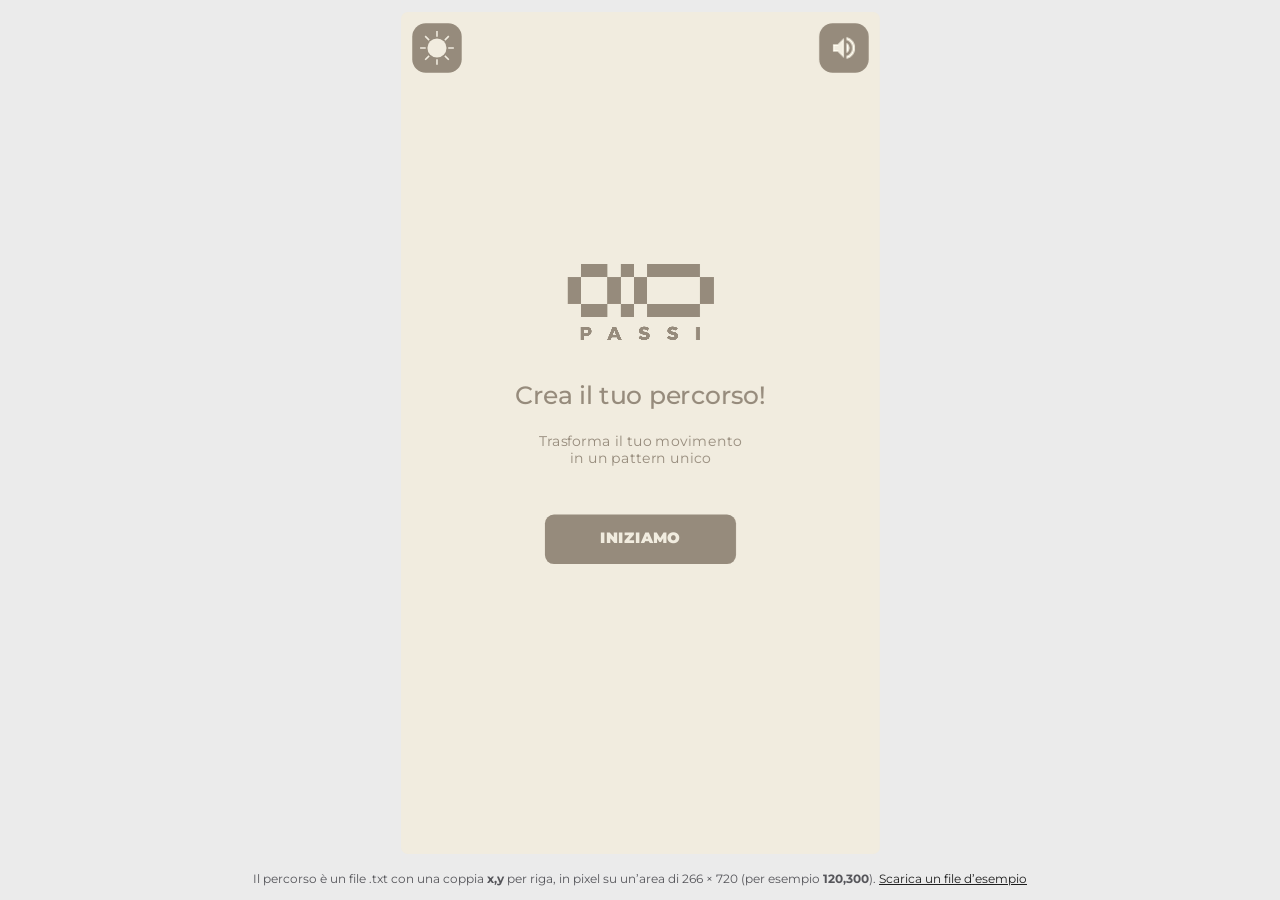
<file: progetti/passi/index.html>
<!doctype html>
<html lang="it">
<head>
<meta charset="utf-8">
<meta name="viewport" content="width=device-width, initial-scale=1, viewport-fit=cover">
<title>Passi · applicativo interattivo</title>
<link rel="preconnect" href="https://fonts.googleapis.com">
<link rel="preconnect" href="https://fonts.gstatic.com" crossorigin>
<link rel="stylesheet" href="https://fonts.googleapis.com/css2?family=Montserrat:wght@400;500;900&display=swap">
<style>
/* Applicativo di Passi portato nel browser: stessa logica del programma Processing (percorso -> pattern a moduli),
   disegnato su un canvas 426 x 749 che si adatta allo spazio disponibile. */
:root { --bg: #ebebeb; --fg: #1e1e1e; --muted: #55555a; color-scheme: light; }
:root[data-theme="dark"] { --bg: #1e1e1e; --fg: #ebebeb; --muted: #a6a6ab; color-scheme: dark; }
* { box-sizing: border-box; }
html, body { margin: 0; height: 100%; background: var(--bg); color: var(--fg); font-family: Montserrat, "Helvetica Neue", Arial, sans-serif; }
body { display: flex; flex-direction: column; overflow: hidden; }
#fit { flex: 1 1 auto; min-height: 0; display: flex; align-items: center; justify-content: center; padding: 12px; }
#box { position: relative; flex: none; }
#stage { position: absolute; left: 0; top: 0; width: 426px; height: 749px; transform-origin: 0 0; }
canvas { display: block; width: 426px; height: 749px; border-radius: 6px; user-select: none; -webkit-user-select: none; -webkit-tap-highlight-color: transparent; }
#name { position: absolute; display: none; box-sizing: border-box; margin: 0; padding: 0 14px; border: 1px solid; border-radius: 8px; text-align: center; font: 400 14px Montserrat, Arial, sans-serif; outline: none; }
#name::selection { background: rgba(0,0,0,.18); }
.note { flex: none; margin: 0; padding: 4px 16px 12px; text-align: center; font-size: 12px; line-height: 1.5; color: var(--muted); }
.note a { color: var(--fg); }
.note a:focus-visible { outline: 2px solid currentColor; outline-offset: 2px; }
#sr { position: absolute; width: 1px; height: 1px; overflow: hidden; clip: rect(0 0 0 0); white-space: nowrap; }
</style>
</head>
<body>
<div id="fit">
  <div id="box">
    <div id="stage">
      <canvas id="cv" role="application" aria-label="Applicativo Passi: crea il tuo percorso e trasformalo in un pattern"></canvas>
      <input id="name" type="text" maxlength="40" autocomplete="off" autocapitalize="words" spellcheck="false" aria-label="Il tuo nome" placeholder="">
    </div>
  </div>
</div>
<p class="note">Il percorso è un file .txt con una coppia <b>x,y</b> per riga, in pixel su un’area di 266 × 720 (per esempio <b>120,300</b>). <a href="esempio-percorso.txt" download>Scarica un file d’esempio</a></p>
<input type="file" id="file" accept=".txt,text/plain" hidden>
<div id="sr" aria-live="polite"></div>

<script>
(function () {
  'use strict';

  /* ================= DIMENSIONI (come nel programma Processing) ================= */
  var W = 426, H = 749;
  var AREA_W = 266, AREA_H = 720;          // area reale del pattern esportato
  var SCR_W = 229, SCR_H = 621;            // anteprima a schermo
  var CELL = 8;                            // una cella = 8 px
  var BAR = 64, MARG = 10, BTN_H = 44, BTN_W = 170, GAP = 10;

  var xArea = Math.round(W / 2 - SCR_W / 2);
  var yArea = Math.round(H / 2 - SCR_H / 2);
  var yBarraInf = yArea + SCR_H;
  var yTitolo = yArea + Math.floor(SCR_H / 2) - 32;
  var ySecond = yTitolo + 48;
  var yBtnGrande = yTitolo + 105;
  var yLogo = yTitolo - 84;
  var xBtnGrande = Math.round(W / 2 - BTN_W / 2);
  var yCasella = yTitolo + 10 + 28;
  var yBtnNome = yCasella + BTN_H + 28;
  var wBtnFile = BTN_W - BTN_H - GAP;
  var xBtnFile = xBtnGrande + BTN_H + GAP;
  var yBassi = yBarraInf + Math.floor((64 - BTN_H) / 2);
  var xBasso = MARG + BTN_H + MARG;
  var wBasso = W - MARG - xBasso;
  var wMezzo = Math.floor((wBasso - GAP) / 2);

  var mW = 210, mH = Math.round(210 * 2283 / 2040);
  var mX = Math.round(W / 2 - mW / 2);
  var cW = 204, cH = 138, cX = Math.round(W / 2 - cW / 2);
  var yTitoloG = MARG + BTN_H + 58, ySottoG = yTitoloG + 30;
  var distEtich = 17, mezzaEtich = Math.ceil(10.4 / 2);
  var limSotto = ySottoG + Math.ceil(12.5 / 2);
  var ingM = mH + distEtich + mezzaEtich, ingC = cH + distEtich + mezzaEtich;
  var limYC = yBarraInf - 58 - ingC;
  var spazioG = Math.max(26, Math.floor((limYC - limSotto - ingM) / 2));
  var mY = limSotto + spazioG;
  var cY = mY + ingM + spazioG;

  /* ================= COLORI ================= */
  var CHIARO = [241, 236, 223], TORTORA = [150, 139, 124];
  var SFONDO = [CHIARO, TORTORA];
  var PATT = [TORTORA, CHIARO];
  function css(c, a) { return a === undefined ? 'rgb(' + c[0] + ',' + c[1] + ',' + c[2] + ')' : 'rgba(' + c[0] + ',' + c[1] + ',' + c[2] + ',' + a + ')'; }
  var FONT = 'Montserrat, "Helvetica Neue", Arial, sans-serif';

  /* ================= STATO ================= */
  var cv = document.getElementById('cv'), ctx = cv.getContext('2d');
  var nameInput = document.getElementById('name');
  var fileInput = document.getElementById('file');
  var sr = document.getElementById('sr');
  var ratio = 1;

  var fase = 'iniziale';
  var palette = 0;
  var audioOn = true;
  var nomeUtente = '';

  var punti = [], percorso = [], celle = [], cellSet = {};
  var cellaAttuale = 0, animFinita = false, pausa = false, pausaFine = 0;
  var ultimoClickPattern = 0, ultimoClickArea = 0;
  var coordCaricate = false, statoFile = '', erroreFile = false;
  var drawPts = [], drawing = false;

  var frameCount = 0, lastT = 0, T0 = performance.now();
  function millis() { return performance.now() - T0; }

  var hover = null, pressed = null, bscale = {};
  var ptr = { x: -1, y: -1, type: 'mouse', inside: false };
  var mockAnim = { id: '', t: 0 }, saveQueue = null, toast = { on: false, t: 0, x: 0, y: 0 };

  /* ================= RISORSE ================= */
  var IMG = {};
  function loadImg(key, src) {
    var im = new Image();
    im.onload = function () { IMG[key] = im; };
    im.src = src;
  }
  loadImg('logo', 'logo-passi.png');
  loadImg('audio', 'audio.png');
  loadImg('muto', 'muto.png');
  loadImg('fronte', 'fronte.webp');
  loadImg('retro', 'retro.webp');

  /* ---- audio: click1 in più copie tramite Web Audio ---- */
  var actx = null, clickBuf = null;
  function unlockAudio() {
    if (!actx) {
      try {
        var AC = window.AudioContext || window.webkitAudioContext;
        actx = new AC();
        fetch('click1.mp3').then(function (r) { return r.arrayBuffer(); }).then(function (b) {
          return new Promise(function (ok, ko) { actx.decodeAudioData(b, ok, ko); });
        }).then(function (buf) { clickBuf = buf; }).catch(function () { clickBuf = null; });
      } catch (e) { actx = null; }
    }
    if (actx && actx.state === 'suspended') { try { actx.resume(); } catch (e) {} }
  }
  function click() {
    if (!audioOn || !actx || !clickBuf) return;
    try {
      var s = actx.createBufferSource();
      s.buffer = clickBuf; s.connect(actx.destination); s.start(0);
    } catch (e) {}
  }

  /* ================= PUNTO / GENERAZIONE DEL PATTERN ================= */
  function P(x, y) { return { x: x, y: y }; }
  function same(a, b) { return a.x === b.x && a.y === b.y; }

  function parsePoints(text) {
    var out = [], righe = String(text).split(/\r?\n/);
    for (var i = 0; i < righe.length; i++) {
      var r = righe[i].trim();
      if (!r) continue;
      var v = r.split(/[,;\t ]+/).filter(function (s) { return s.length; });
      if (v.length !== 2) continue;
      var x = parseFloat(v[0]), y = parseFloat(v[1]);
      if (!isFinite(x) || !isFinite(y)) continue;
      out.push(P(Math.round(x / CELL), Math.round(y / CELL)));
    }
    return out;
  }

  function creaPercorso() {
    percorso = [P(punti[0].x, punti[0].y)];
    for (var i = 0; i < punti.length - 1; i++) {
      var a = punti[i], b = punti[i + 1];
      var dx = Math.abs(b.x - a.x), dy = Math.abs(b.y - a.y);
      var ang = dy >= dx ? P(a.x, b.y) : P(b.x, a.y);
      if (!same(percorso[percorso.length - 1], ang)) percorso.push(ang);
      if (!same(percorso[percorso.length - 1], b)) percorso.push(P(b.x, b.y));
    }
  }

  function addCell(x, y) {
    var k = (x + 20000) * 40000 + (y + 20000);
    if (cellSet[k]) return;
    cellSet[k] = 1;
    celle.push(P(x, y));
  }
  function rect(x0, y0, w, h) { for (var y = y0; y < y0 + h; y++) for (var x = x0; x < x0 + w; x++) addCell(x, y); }
  function rectDalBasso(x0, y0, w, h) { for (var y = y0 + h - 1; y >= y0; y--) for (var x = x0; x < x0 + w; x++) addCell(x, y); }
  function rectDaDestra(x0, y0, w, h) { for (var y = y0; y < y0 + h; y++) for (var x = x0 + w - 1; x >= x0; x--) addCell(x, y); }

  function curva(c) {
    rect(c.x - 1, c.y - 2, 2, 1);
    rect(c.x - 2, c.y - 1, 1, 2);
    rect(c.x + 1, c.y - 1, 1, 2);
    rect(c.x - 1, c.y + 1, 2, 1);
  }
  function pezzoVerticale(ing, dir, len) {
    var y = ing.y;
    if (dir === -1) y = ing.y - len - 1;
    rectDalBasso(ing.x - 1, y + 1 + len, 2, 1);
    rectDalBasso(ing.x - 2, y + 1, 1, len);
    rectDalBasso(ing.x + 1, y + 1, 1, len);
    rectDalBasso(ing.x - 1, y, 2, 1);
  }
  function pezzoOrizzontale(ing, dir, len) {
    var x = ing.x;
    if (dir === -1) x = ing.x - len - 1;
    if (dir === 1) {
      rect(x, ing.y - 1, 1, 2);
      rect(x + 1, ing.y - 2, len, 1);
      rect(x + 1, ing.y + 1, len, 1);
      rect(x + 1 + len, ing.y - 1, 1, 2);
    } else {
      rectDaDestra(x + 1 + len, ing.y - 1, 1, 2);
      rectDaDestra(x + 1, ing.y - 2, len, 1);
      rectDaDestra(x + 1, ing.y + 1, len, 1);
      rectDaDestra(x, ing.y - 1, 1, 2);
    }
  }
  function scegliLunghezza(spazio, n) {
    if (spazio === 2) return 1;
    if (spazio === 3) return 2;
    if (spazio === 4) return 1;
    if (spazio === 5) return 4;
    var pos = n % 4, len;
    if (pos === 0) len = 4; else if (pos === 1) len = 1; else if (pos === 2) len = 4; else len = 2;
    if (spazio - (len + 1) === 1) {
      if (len === 4) return 2;
      if (len === 2) return 1;
      return 2;
    }
    return len;
  }
  function riempiTratto(inizio, fine, vert, dir) {
    var cur = P(inizio.x, inizio.y), n = 0, guard = 0;
    while (!same(cur, fine) && guard++ < 5000) {
      var spazio = vert ? Math.abs(fine.y - cur.y) : Math.abs(fine.x - cur.x);
      if (spazio < 2) break;
      var len = scegliLunghezza(spazio, n);
      var passo = len + 1;
      var next = vert ? P(cur.x, cur.y + dir * passo) : P(cur.x + dir * passo, cur.y);
      if (vert) {
        if (dir === 1 && next.y > fine.y) break;
        if (dir === -1 && next.y < fine.y) break;
      } else {
        if (dir === 1 && next.x > fine.x) break;
        if (dir === -1 && next.x < fine.x) break;
      }
      if (vert) pezzoVerticale(cur, dir, len); else pezzoOrizzontale(cur, dir, len);
      cur = P(next.x, next.y);
      n++;
    }
  }
  function creaPattern() {
    for (var i = 0; i < percorso.length - 1; i++) {
      var a = percorso[i], b = percorso[i + 1];
      var vert = a.x === b.x;
      var dir = vert ? (b.y > a.y ? 1 : -1) : (b.x > a.x ? 1 : -1);
      var cIni = false, cFine = false;
      if (i > 0) {
        var pp = percorso[i - 1];
        if ((pp.x === a.x) !== vert) cIni = true;
      }
      if (i < percorso.length - 2) {
        var pd = percorso[i + 2];
        if ((b.x === pd.x) !== vert) cFine = true;
      }
      if (cIni) curva(a);
      var par = P(a.x, a.y), arr = P(b.x, b.y);
      if (cIni) {
        if (vert) { par.y += dir === 1 ? 1 : -2; } else { par.x += dir === 1 ? 1 : -2; }
      }
      if (cFine) {
        if (vert) { arr.y += dir === 1 ? -2 : 1; } else { arr.x += dir === 1 ? -2 : 1; }
      }
      riempiTratto(par, arr, vert, dir);
      if (cFine) curva(b);
    }
  }
  function centraPattern() {
    if (!celle.length) return;
    var minX = celle[0].x, maxX = minX, minY = celle[0].y, maxY = minY;
    for (var i = 1; i < celle.length; i++) {
      var c = celle[i];
      if (c.x < minX) minX = c.x; if (c.x > maxX) maxX = c.x;
      if (c.y < minY) minY = c.y; if (c.y > maxY) maxY = c.y;
    }
    var colonne = Math.floor(AREA_W / CELL), righe = Math.floor(AREA_H / CELL);
    var nx = Math.max(0, Math.trunc((colonne - (maxX - minX + 1)) / 2));
    var ny = Math.max(0, Math.trunc((righe - (maxY - minY + 1)) / 2));
    var sx = nx - minX, sy = ny - minY;
    for (var j = 0; j < celle.length; j++) { celle[j].x += sx; celle[j].y += sy; }
  }
  function resetDati() {
    punti = []; percorso = []; celle = []; cellSet = {};
    patCache = {};
  }
  function resetAnimazione() {
    cellaAttuale = 0; animFinita = false; pausa = false; pausaFine = 0;
    ultimoClickPattern = 0; ultimoClickArea = 0;
    mockAnim.id = ''; toast.on = false; saveQueue = null;
  }
  function costruisci() {
    creaPercorso(); creaPattern(); centraPattern();
  }

  function caricaDaTesto(text, etichetta) {
    resetDati(); resetAnimazione();
    var pts = parsePoints(text);
    if (pts.length < 2) {
      coordCaricate = false; erroreFile = true;
      statoFile = 'File non valido: servono almeno due righe x,y.';
      say(statoFile);
      return;
    }
    punti = pts;
    costruisci();
    coordCaricate = true; erroreFile = false;
    statoFile = etichetta + ' · ' + pts.length + ' punti';
    say(etichetta + ' caricato');
  }

  var SAMPLE = '192,48\n192,136\n72,168\n72,296\n184,328\n184,440\n64,472\n64,576\n176,616\n176,688\n';

  /* ================= PATTERN PER I MOCKUP ================= */
  var patCache = {};
  function bounds() {
    var minX = celle[0].x, maxX = minX, minY = celle[0].y, maxY = minY;
    for (var i = 1; i < celle.length; i++) {
      var c = celle[i];
      if (c.x < minX) minX = c.x; if (c.x > maxX) maxX = c.x;
      if (c.y < minY) minY = c.y; if (c.y > maxY) maxY = c.y;
    }
    return { minX: minX, maxX: maxX, minY: minY, maxY: maxY };
  }
  function patCanvas(colorCss, horizontal) {
    var key = colorCss + (horizontal ? 'h' : 'v');
    if (patCache[key]) return patCache[key];
    var out = document.createElement('canvas');
    if (!celle.length) { out.width = out.height = 1; return out; }
    var b = bounds();
    var w = Math.max(1, (b.maxX - b.minX + 1) * CELL), h = Math.max(1, (b.maxY - b.minY + 1) * CELL);
    var v = document.createElement('canvas'); v.width = w; v.height = h;
    var g = v.getContext('2d'); g.fillStyle = colorCss;
    for (var i = 0; i < celle.length; i++) g.fillRect((celle[i].x - b.minX) * CELL, (celle[i].y - b.minY) * CELL, CELL, CELL);
    if (!horizontal) { patCache[key] = v; return v; }
    out.width = h; out.height = w;
    var g2 = out.getContext('2d');
    g2.translate(h, 0); g2.rotate(Math.PI / 2); g2.drawImage(v, 0, 0);
    patCache[key] = out;
    return out;
  }
  function drawFit(g, img, x, y, w, h, alpha) {
    if (!img || !img.width || !img.height) return;
    var s = Math.min(w / img.width, h / img.height);
    var nw = img.width * s, nh = img.height * s;
    g.save();
    g.globalAlpha = alpha;
    g.imageSmoothingEnabled = s < 1;
    g.imageSmoothingQuality = 'high';
    g.drawImage(img, x + (w - nw) / 2, y + (h - nh) / 2, nw, nh);
    g.restore();
  }

  var tintCache = {};
  function tinted(img, rgb, key) {
    if (!img) return null;
    var k = key + css(rgb);
    if (tintCache[k]) return tintCache[k];
    var c = document.createElement('canvas'); c.width = img.naturalWidth; c.height = img.naturalHeight;
    var g = c.getContext('2d'); g.drawImage(img, 0, 0);
    var d = g.getImageData(0, 0, c.width, c.height), p = d.data, has = false, i;
    for (i = 3; i < p.length; i += 4) { if (p[i] < 250) { has = true; break; } }
    for (i = 0; i < p.length; i += 4) {
      var a = p[i + 3], lum = (p[i] + p[i + 1] + p[i + 2]) / 3;
      var op = has ? a : a * (255 - lum) / 255;
      if (op < 8) { p[i] = p[i + 1] = p[i + 2] = 0; p[i + 3] = 0; }
      else { p[i] = rgb[0]; p[i + 1] = rgb[1]; p[i + 2] = rgb[2]; p[i + 3] = op; }
    }
    g.putImageData(d, 0, 0);
    tintCache[k] = c;
    return c;
  }

  /* ================= DISEGNO ================= */
  function snap(v) { return Math.round(v * ratio) / ratio; }
  function rrPath(g, x, y, w, h, r) {
    r = Math.min(r, w / 2, h / 2);
    g.beginPath();
    g.moveTo(x + r, y); g.lineTo(x + w - r, y); g.arcTo(x + w, y, x + w, y + r, r);
    g.lineTo(x + w, y + h - r); g.arcTo(x + w, y + h, x + w - r, y + h, r);
    g.lineTo(x + r, y + h); g.arcTo(x, y + h, x, y + h - r, r);
    g.lineTo(x, y + r); g.arcTo(x, y, x + r, y, r); g.closePath();
  }
  function text(g, str, x, y, o) {
    o = o || {};
    g.font = (o.weight || 400) + ' ' + (o.size || 12) + 'px ' + FONT;
    g.fillStyle = o.color || css(PATT[palette]);
    g.textAlign = o.align || 'center';
    g.textBaseline = o.base || 'middle';
    var lines = String(str).split('\n'), lh = (o.size || 12) * 1.25;
    if ((o.base || 'middle') === 'middle') {
      var top = y - (lines.length - 1) * lh / 2;
      for (var i = 0; i < lines.length; i++) g.fillText(lines[i], x, top + i * lh);
    } else {
      for (var j = 0; j < lines.length; j++) g.fillText(lines[j], x, y + j * lh);
    }
  }
  function bg() { ctx.fillStyle = css(SFONDO[palette]); ctx.fillRect(0, 0, W, H); }

  function drawCells(n) {
    ctx.fillStyle = css(PATT[palette]);
    ctx.beginPath();
    for (var i = 0; i < n && i < celle.length; i++) {
      var c = celle[i], xp = c.x * CELL, yp = c.y * CELL;
      if (xp < 0 || xp >= AREA_W || yp < 0 || yp >= AREA_H) continue;
      var xs = xArea + Math.round(xp * SCR_W / AREA_W), ys = yArea + Math.round(yp * SCR_H / AREA_H);
      var xe = xArea + Math.round((xp + CELL) * SCR_W / AREA_W), ye = yArea + Math.round((yp + CELL) * SCR_H / AREA_H);
      xe = Math.max(xe, xs + 1); ye = Math.max(ye, ys + 1);
      var x0 = snap(xs), y0 = snap(ys);
      ctx.rect(x0, y0, Math.max(1 / ratio, snap(xe) - x0), Math.max(1 / ratio, snap(ye) - y0));
    }
    ctx.fill();
  }

  /* ---- bottoni ---- */
  function buttons() {
    var b = [
      { id: 'colore', x: MARG, y: MARG, w: BTN_H, h: BTN_H, kind: 'colore' },
      { id: 'audio', x: W - MARG - BTN_H, y: MARG, w: BTN_H, h: BTN_H, kind: 'audio' }
    ];
    if (fase === 'iniziale') {
      b.push({ id: 'iniziamo', x: xBtnGrande, y: yBtnGrande, w: BTN_W, h: BTN_H, kind: 'pieno', label: 'INIZIAMO' });
    } else if (fase === 'nome') {
      b.push({ id: 'continuaNome', x: xBtnGrande, y: yBtnNome, w: BTN_W, h: BTN_H, kind: 'pieno', label: 'CONTINUA' });
    } else if (fase === 'file') {
      b.push({ id: 'fileBack', x: xBtnGrande, y: yBtnGrande, w: BTN_H, h: BTN_H, kind: 'freccia' });
      b.push({ id: 'file', x: xBtnFile, y: yBtnGrande, w: wBtnFile, h: BTN_H, kind: 'pieno', label: coordCaricate ? 'CONTINUA' : 'CARICA' });
      b.push({ id: 'esempio', x: W / 2 - 130, y: yBtnGrande + 88, w: 260, h: 30, kind: 'link', label: 'Prova un percorso d’esempio' });
      b.push({ id: 'disegna', x: W / 2 - 130, y: yBtnGrande + 120, w: 260, h: 30, kind: 'link', label: 'Disegna il tuo percorso' });
    } else if (fase === 'disegna') {
      b.push({ id: 'drawBack', x: MARG, y: yBassi, w: BTN_H, h: BTN_H, kind: 'freccia' });
      b.push({ id: 'drawClear', x: xBasso, y: yBassi, w: wMezzo, h: BTN_H, kind: 'ui', label: 'CANCELLA' });
      b.push({ id: 'drawDone', x: xBasso + wMezzo + GAP, y: yBassi, w: wBasso - wMezzo - GAP, h: BTN_H, kind: 'ui', label: 'FATTO' });
    } else if (fase === 'pattern' && animFinita) {
      b.push({ id: 'patBack', x: MARG, y: yBassi, w: BTN_H, h: BTN_H, kind: 'freccia' });
      b.push({ id: 'salva', x: xBasso, y: yBassi, w: wMezzo, h: BTN_H, kind: 'ui', label: 'SALVA PNG' });
      b.push({ id: 'gadget', x: xBasso + wMezzo + GAP, y: yBassi, w: wBasso - wMezzo - GAP, h: BTN_H, kind: 'ui', label: 'GADGET' });
    } else if (fase === 'gadget') {
      b.push({ id: 'gadBack', x: MARG, y: yBassi, w: BTN_H, h: BTN_H, kind: 'freccia' });
      b.push({ id: 'fine', x: xBasso, y: yBassi, w: wBasso, h: BTN_H, kind: 'ui', label: 'FINE' });
      b.push({ id: 'maglia', x: mX, y: mY, w: mW, h: mH, kind: 'mock' });
      b.push({ id: 'cartolina', x: cX, y: cY, w: cW, h: cH, kind: 'mock' });
    }
    return b;
  }
  function inside(b, x, y) { return x >= b.x && x <= b.x + b.w && y >= b.y && y <= b.y + b.h; }
  function hitTest(x, y) {
    var b = buttons();
    for (var i = b.length - 1; i >= 0; i--) if (inside(b[i], x, y)) return b[i];
    return null;
  }

  function drawButton(b) {
    if (b.kind === 'mock') return;
    var target = pressed === b.id ? 0.96 : (hover === b.id && ptr.type === 'mouse' ? 1.02 : 1);
    var cur = bscale[b.id] === undefined ? 1 : bscale[b.id];
    cur += (target - cur) * 0.55;
    bscale[b.id] = cur;
    var pc = css(PATT[palette]), sc = css(SFONDO[palette]);
    ctx.save();
    ctx.translate(b.x + b.w / 2, b.y + b.h / 2);
    ctx.scale(cur, cur);
    if (b.kind === 'link') {
      var hot = hover === b.id;
      text(ctx, b.label, 0, 0, { size: 12, weight: hot ? 500 : 400 });
      ctx.font = (hot ? 500 : 400) + ' 12px ' + FONT;
      var tw = ctx.measureText(b.label).width;
      ctx.fillStyle = pc; ctx.fillRect(-tw / 2, 9, tw, 1);
      ctx.restore();
      return;
    }
    var r = (b.kind === 'pieno') ? 8 : (b.kind === 'ui' || b.kind === 'freccia') ? 11 : 12;
    rrPath(ctx, -b.w / 2, -b.h / 2, b.w, b.h, r);
    ctx.fillStyle = pc; ctx.fill();
    if (b.kind === 'pieno' || b.kind === 'ui') {
      text(ctx, b.label, 0, -1, { size: 13.5, weight: 900, color: sc });
    } else if (b.kind === 'freccia') {
      var L = Math.min(b.w, b.h) * 0.34;
      ctx.strokeStyle = sc; ctx.lineWidth = 2.2; ctx.lineCap = 'round'; ctx.lineJoin = 'round';
      ctx.beginPath();
      ctx.moveTo(L * 0.45, 0); ctx.lineTo(-L * 0.45, 0);
      ctx.moveTo(-L * 0.45, 0); ctx.lineTo(-L * 0.02, -L * 0.43);
      ctx.moveTo(-L * 0.45, 0); ctx.lineTo(-L * 0.02, L * 0.43);
      ctx.stroke();
    } else if (b.kind === 'colore') {
      if (palette === 0) {
        ctx.strokeStyle = sc; ctx.lineWidth = 1.4; ctx.lineCap = 'butt';
        var rays = [[0, -15, 0, -10], [0, 10, 0, 15], [-15, 0, -10, 0], [10, 0, 15, 0], [-10.5, -10.5, -7, -7], [10.5, -10.5, 7, -7], [-10.5, 10.5, -7, 7], [10.5, 10.5, 7, 7]];
        ctx.beginPath();
        for (var i = 0; i < rays.length; i++) { ctx.moveTo(rays[i][0], rays[i][1]); ctx.lineTo(rays[i][2], rays[i][3]); }
        ctx.stroke();
        ctx.fillStyle = sc; ctx.beginPath(); ctx.arc(0, 0, 8.5, 0, Math.PI * 2); ctx.fill();
      } else {
        ctx.fillStyle = sc; ctx.beginPath(); ctx.arc(0, 0, 10, 0, Math.PI * 2); ctx.fill();
        ctx.fillStyle = pc; ctx.beginPath(); ctx.arc(6.5, -2.5, 10, 0, Math.PI * 2); ctx.fill();
      }
    } else if (b.kind === 'audio') {
      var im = tinted(audioOn ? IMG.audio : IMG.muto, SFONDO[palette], audioOn ? 'a' : 'm');
      if (im) {
        var k = 26 / Math.max(im.width, im.height);
        ctx.drawImage(im, -im.width * k / 2, -im.height * k / 2, im.width * k, im.height * k);
      }
    }
    ctx.restore();
  }

  /* ---- schermate ---- */
  function drawIniziale() {
    bg();
    var lg = tinted(IMG.logo, PATT[palette], 'logo');
    if (lg) { var lw = 130, lh = lg.height * lw / lg.width; ctx.drawImage(lg, W / 2 - lw / 2, yLogo - lh / 2, lw, lh); }
    text(ctx, 'Crea il tuo percorso!', W / 2, yTitolo, { size: 22, weight: 500 });
    text(ctx, 'Trasforma il tuo movimento\nin un pattern unico', W / 2, ySecond, { size: 12.5 });
  }
  function drawNome() {
    bg();
    text(ctx, 'Inserisci il tuo nome', W / 2, yTitolo, { size: 20, weight: 500 });
  }
  function drawFile() {
    bg();
    text(ctx, 'Carica il percorso', W / 2, ySecond, { size: 20, weight: 500 });
    if (statoFile) text(ctx, statoFile, W / 2, yBtnGrande + 66, { size: 11, weight: erroreFile ? 900 : 500 });
  }
  function drawDisegna() {
    bg();
    text(ctx, 'Disegna il tuo percorso', W / 2, MARG + BTN_H / 2, { size: 14, weight: 500 });
    ctx.save();
    ctx.setLineDash([4, 4]); ctx.strokeStyle = css(PATT[palette], 0.55); ctx.lineWidth = 1;
    ctx.strokeRect(xArea + 0.5, yArea + 0.5, SCR_W - 1, SCR_H - 1);
    ctx.restore();
    if (!drawPts.length) {
      text(ctx, 'Trascina qui dentro\nper tracciare i tuoi passi', W / 2, yArea + SCR_H / 2, { size: 12.5, color: css(PATT[palette], 0.8) });
    } else {
      ctx.strokeStyle = css(PATT[palette], 0.9); ctx.lineWidth = 2; ctx.lineJoin = 'round'; ctx.lineCap = 'round';
      ctx.beginPath();
      for (var i = 0; i < drawPts.length; i++) {
        var sx = xArea + drawPts[i].x * SCR_W / AREA_W, sy = yArea + drawPts[i].y * SCR_H / AREA_H;
        if (i === 0) ctx.moveTo(sx, sy); else ctx.lineTo(sx, sy);
      }
      ctx.stroke();
      ctx.fillStyle = css(PATT[palette]);
      for (var j = 0; j < drawPts.length; j++) {
        ctx.beginPath(); ctx.arc(xArea + drawPts[j].x * SCR_W / AREA_W, yArea + drawPts[j].y * SCR_H / AREA_H, 3, 0, Math.PI * 2); ctx.fill();
      }
    }
  }
  function drawPattern(t) {
    bg();
    if (pausa) {
      if (t < pausaFine) return;
      pausa = false; ultimoClickPattern = t - 570;
    }
    // avanzamento a 30 fps: una cella per frame, un frame su tre saltato, click ogni 570 ms
    if (!animFinita && !(cellaAttuale > 0 && frameCount % 3 === 0)) {
      if (t - ultimoClickPattern >= 570) { click(); ultimoClickPattern = t; }
      if (cellaAttuale < celle.length) cellaAttuale++;
      // le celle fuori dall'area non si vedono: si saltano senza aspettare
      while (cellaAttuale < celle.length) {
        var c = celle[cellaAttuale - 1];
        var xp = c.x * CELL, yp = c.y * CELL;
        if (xp < 0 || xp >= AREA_W || yp < 0 || yp >= AREA_H) cellaAttuale++; else break;
      }
      if (cellaAttuale >= celle.length) { animFinita = true; say('Pattern completato'); }
    }
    drawCells(cellaAttuale);
    if (!animFinita) {
      text(ctx, 'Doppio tocco per completare subito', W / 2, H - 22, { size: 10, color: css(PATT[palette], 0.7) });
    } else {
      ctx.fillStyle = css(SFONDO[palette]); ctx.fillRect(0, yBarraInf, W, 64);
    }
  }

  /* ---- gadget ---- */
  function nomeFile() {
    var r = '';
    for (var i = 0; i < nomeUtente.length; i++) {
      var ch = nomeUtente.charAt(i);
      if (/[A-Za-z0-9]/.test(ch)) r += ch; else if (ch === ' ') r += '_';
    }
    return r || 'utente';
  }
  function dataStr(sep) {
    var d = new Date(), p = function (n) { return (n < 10 ? '0' : '') + n; };
    return p(d.getDate()) + sep + p(d.getMonth() + 1) + sep + d.getFullYear();
  }
  function nomeCartolina() { var n = nomeUtente.trim(); return n || 'utente'; }

  function mapv(v, a, b, c, d) { return c + (d - c) * ((v - a) / (b - a)); }
  function mockScale(id, over) {
    if (mockAnim.id === id) {
      var tp = millis() - mockAnim.t;
      if (tp >= 0 && tp <= 110) return tp <= 55 ? mapv(tp, 0, 55, 1, 0.96) : mapv(tp, 55, 110, 0.96, 1);
    }
    return over ? 1.02 : 1;
  }
  function mockOver(id) {
    if (!ptr.inside) return false;
    if (ptr.type !== 'mouse' && pressed !== id) return false;
    return hover === id;
  }

  function cardShadow(x, y, w, h, over) {
    var forza = 42 + (over ? 8 : 0), i, esp, t, a, ow, oh;
    ctx.save();
    if (palette === 1) {
      for (i = 7; i >= 1; i--) {
        esp = i * 1.5; a = forza * (8 - i) / 7 * 0.50;
        ctx.fillStyle = 'rgba(0,0,0,' + (a / 255) + ')';
        rrPath(ctx, x + 3 - esp / 2, y + 3 - esp / 2, w + esp, h + esp, 3 + esp); ctx.fill();
      }
      for (i = 5; i >= 1; i--) {
        t = i / 5; ow = w * mapv(t, 0, 1, 0.58, 0.86); oh = h * mapv(t, 0, 1, 0.04, 0.10); a = forza * (1 - t) * 0.32;
        ctx.fillStyle = 'rgba(0,0,0,' + (a / 255) + ')';
        ctx.beginPath(); ctx.ellipse(x + w / 2, y + h + 2, ow / 2, oh / 2, 0, 0, Math.PI * 2); ctx.fill();
      }
    } else {
      for (i = 9; i >= 1; i--) {
        esp = i * 1.8; t = i / 9; a = forza * Math.pow(1 - t, 1.65) * 0.40 * 0.82;
        ctx.fillStyle = 'rgba(82,74,65,' + (a / 255) + ')';
        rrPath(ctx, x + 3 - esp / 2, y + 3 - esp / 2, w + esp, h + esp, 3 + esp); ctx.fill();
      }
      for (i = 6; i >= 1; i--) {
        t = i / 6; ow = w * mapv(t, 0, 1, 0.58, 0.90); oh = h * mapv(t, 0, 1, 0.04, 0.12); a = forza * Math.pow(1 - t, 1.5) * 0.26 * 0.82;
        ctx.fillStyle = 'rgba(82,74,65,' + (a / 255) + ')';
        ctx.beginPath(); ctx.ellipse(x + w / 2, y + h + 2, ow / 2, oh / 2, 0, 0, Math.PI * 2); ctx.fill();
      }
    }
    ctx.restore();
  }

  /* fronte e retro della cartolina, su un contesto qualsiasi (schermo o esportazione) */
  function cardFront(g, x, y, w, h, exp) {
    var carta = [248, 247, 244], logoC = [199, 188, 172], testoC = css([45, 45, 45]);
    g.fillStyle = css(carta);
    if (exp) g.fillRect(x, y, w, h); else { rrPath(g, x, y, w, h, 2); g.fill(); }
    var lg = tinted(IMG.logo, logoC, 'logoC');
    if (lg) { var lw = Math.round(w * 0.30); g.drawImage(lg, x + Math.round(w * 0.08), y + Math.round(h * 0.10), lw, lg.height * lw / lg.width); }
    var tx = x + Math.round(w * 0.08), ty = y + Math.round(h * (exp ? 0.47 : 0.46));
    var s1 = exp ? w * 0.032 : 7.9, s2 = exp ? w * 0.033 : 8.1, s3 = exp ? w * 0.030 : 7.5;
    var o = { align: 'left', base: 'top', color: testoC };
    text(g, 'Grazie per aver percorso\nquesti spazi con il tuo passo.', tx, ty, { size: s1, align: 'left', base: 'top', color: testoC, weight: 400 });
    text(g, 'Ogni attraversamento\naggiunge un nuovo\nritmo all’opera', tx, ty + Math.round(h * (exp ? 0.16 : 0.18)), { size: s2, align: 'left', base: 'top', color: testoC, weight: 900 });
    text(g, nomeCartolina() + '\n' + dataStr('/'), x + Math.round(w * 0.90), y + Math.round(h * (exp ? 0.70 : 0.71)), { size: s3, align: 'right', base: 'top', color: testoC, weight: 400 });
  }
  function cardBack(g, x, y, w, h, cartaRgb, patRgb, exp) {
    g.fillStyle = css(cartaRgb);
    if (exp) g.fillRect(x, y, w, h); else { rrPath(g, x, y, w, h, 2); g.fill(); }
    var mx = Math.round(w * 0.08);
    drawFit(g, patCanvas(css(patRgb), true), x + mx, y + Math.round(h * 0.17), w - mx * 2, Math.round(h * 0.54), 1);
  }

  function drawGadget() {
    bg();
    text(ctx, 'Scegli il tuo gadget', W / 2, yTitoloG, { size: 24, weight: 900 });
    text(ctx, 'Tocca un gadget per salvarlo', W / 2, ySottoG, { size: 12.5 });

    // maglietta: retro con il pattern; sopra il mouse, il fronte
    var oM = mockOver('maglia'), sM = mockScale('maglia', oM);
    ctx.save();
    ctx.translate(mX + mW / 2, mY + mH / 2); ctx.scale(sM, sM); ctx.translate(-(mX + mW / 2), -(mY + mH / 2));
    ctx.imageSmoothingQuality = 'high';
    if (oM) { if (IMG.fronte) ctx.drawImage(IMG.fronte, mX, mY, mW, mH); }
    else {
      if (IMG.retro) ctx.drawImage(IMG.retro, mX, mY, mW, mH);
      drawFit(ctx, patCanvas('rgb(25,25,25)', false), mX + Math.round(mW * 0.36), mY + Math.round(mH * 0.20), Math.round(mW * 0.28), Math.round(mH * 0.57), 235 / 255);
    }
    ctx.restore();
    text(ctx, 'MAGLIETTA', W / 2, mY + mH + distEtich, { size: 10.4, weight: 900 });

    // cartolina
    var oC = mockOver('cartolina'), sC = mockScale('cartolina', oC);
    ctx.save();
    ctx.translate(cX + cW / 2, cY + cH / 2); ctx.scale(sC, sC); ctx.translate(-(cX + cW / 2), -(cY + cH / 2));
    cardShadow(cX, cY, cW, cH, oC);
    if (oC) cardFront(ctx, cX, cY, cW, cH, false);
    else cardBack(ctx, cX, cY, cW, cH, PATT[palette], SFONDO[palette], false);
    ctx.restore();
    text(ctx, 'CARTOLINA', W / 2, cY + cH + distEtich, { size: 10.4, weight: 900 });

    ctx.fillStyle = css(SFONDO[palette]); ctx.fillRect(0, yBarraInf, W, 64);
  }

  function drawToast() {
    if (!toast.on) return;
    var tp = millis() - toast.t, total = 1600;
    if (tp > total) { toast.on = false; return; }
    var sc, op;
    if (tp <= 90) sc = mapv(tp, 0, 90, 0.92, 1.04);
    else if (tp <= 180) sc = mapv(tp, 90, 180, 1.04, 1);
    else if (tp >= total - 260) sc = mapv(tp, total - 260, total, 1, 0.92);
    else sc = 1;
    op = tp >= total - 260 ? mapv(tp, total - 260, total, 230, 0) : 230;
    ctx.save();
    ctx.translate(toast.x, toast.y); ctx.scale(sc, sc);
    rrPath(ctx, -60, -17.5, 120, 35, 8);
    ctx.fillStyle = css(PATT[palette], op / 255); ctx.fill();
    text(ctx, 'SALVATO', 0, -1, { size: 14, weight: 900, color: css(SFONDO[palette], op / 255) });
    ctx.restore();
  }

  /* ================= ESPORTAZIONE ================= */
  function download(blob, name) {
    var a = document.createElement('a');
    a.href = URL.createObjectURL(blob); a.download = name;
    document.body.appendChild(a); a.click();
    setTimeout(function () { URL.revokeObjectURL(a.href); a.remove(); }, 1500);
  }
  function toBlob(c) { return new Promise(function (ok) { c.toBlob(ok, 'image/png'); }); }
  function newCanvas(w, h) { var c = document.createElement('canvas'); c.width = w; c.height = h; return c; }

  function exportPattern() {
    var c = newCanvas(AREA_W, AREA_H), g = c.getContext('2d');
    g.fillStyle = css(SFONDO[palette]); g.fillRect(0, 0, AREA_W, AREA_H);
    g.fillStyle = css(PATT[palette]);
    for (var i = 0; i < celle.length; i++) {
      var xp = celle[i].x * CELL, yp = celle[i].y * CELL;
      if (xp >= 0 && xp < AREA_W && yp >= 0 && yp < AREA_H) g.fillRect(xp, yp, CELL, CELL);
    }
    return toBlob(c).then(function (b) { download(b, nomeFile() + '_pattern_' + dataStr('-') + '.png'); });
  }
  function exportMaglia() {
    if (!IMG.retro) return Promise.resolve();
    var w = IMG.retro.naturalWidth, h = IMG.retro.naturalHeight, c = newCanvas(w, h), g = c.getContext('2d');
    g.drawImage(IMG.retro, 0, 0, w, h);
    drawFit(g, patCanvas('rgb(25,25,25)', false), Math.round(w * 0.36), Math.round(h * 0.20), Math.round(w * 0.28), Math.round(h * 0.57), 235 / 255);
    return toBlob(c).then(function (b) { download(b, nomeFile() + '_retromaglietta_' + dataStr('-') + '.png'); });
  }
  function exportCartolina() {
    var w = 1182, h = 834, d = dataStr('-'), n = nomeFile();
    var f = newCanvas(w, h), gf = f.getContext('2d'); cardFront(gf, 0, 0, w, h, true);
    var l = newCanvas(w, h), gl = l.getContext('2d'); cardBack(gl, 0, 0, w, h, TORTORA, CHIARO, true);
    var k = newCanvas(w, h), gk = k.getContext('2d'); cardBack(gk, 0, 0, w, h, CHIARO, TORTORA, true);
    return Promise.all([toBlob(f), toBlob(l), toBlob(k)]).then(function (bl) {
      return Promise.all(bl.map(function (b) { return b.arrayBuffer(); })).then(function (ab) {
        var names = [n + '_frontecartolina_' + d + '.png', n + '_retrocartolina_light_' + d + '.png', n + '_retrocartolina_dark_' + d + '.png'];
        download(zipStore(names, ab), n + '_cartolina_' + d + '.zip');
      });
    });
  }

  /* zip senza compressione (i PNG sono già compressi) */
  var crcTable = (function () {
    var t = [], c, n, k;
    for (n = 0; n < 256; n++) { c = n; for (k = 0; k < 8; k++) c = c & 1 ? 0xEDB88320 ^ (c >>> 1) : c >>> 1; t[n] = c >>> 0; }
    return t;
  })();
  function crc32(u8) { var c = 0xFFFFFFFF; for (var i = 0; i < u8.length; i++) c = crcTable[(c ^ u8[i]) & 0xFF] ^ (c >>> 8); return (c ^ 0xFFFFFFFF) >>> 0; }
  function zipStore(names, buffers) {
    var parts = [], central = [], offset = 0, enc = new TextEncoder();
    var dt = new Date(), dosTime = (dt.getHours() << 11) | (dt.getMinutes() << 5) | (dt.getSeconds() >> 1);
    var dosDate = ((dt.getFullYear() - 1980) << 9) | ((dt.getMonth() + 1) << 5) | dt.getDate();
    for (var i = 0; i < names.length; i++) {
      var nm = enc.encode(names[i]), data = new Uint8Array(buffers[i]), crc = crc32(data);
      var lh = new DataView(new ArrayBuffer(30));
      lh.setUint32(0, 0x04034b50, true); lh.setUint16(4, 20, true); lh.setUint16(6, 0x0800, true); lh.setUint16(8, 0, true);
      lh.setUint16(10, dosTime, true); lh.setUint16(12, dosDate, true); lh.setUint32(14, crc, true);
      lh.setUint32(18, data.length, true); lh.setUint32(22, data.length, true); lh.setUint16(26, nm.length, true); lh.setUint16(28, 0, true);
      parts.push(lh.buffer, nm, data);
      var ch = new DataView(new ArrayBuffer(46));
      ch.setUint32(0, 0x02014b50, true); ch.setUint16(4, 20, true); ch.setUint16(6, 20, true); ch.setUint16(8, 0x0800, true); ch.setUint16(10, 0, true);
      ch.setUint16(12, dosTime, true); ch.setUint16(14, dosDate, true); ch.setUint32(16, crc, true);
      ch.setUint32(20, data.length, true); ch.setUint32(24, data.length, true); ch.setUint16(28, nm.length, true);
      ch.setUint32(42, offset, true);
      central.push(ch.buffer, nm);
      offset += 30 + nm.length + data.length;
    }
    var csize = 0; for (var j = 0; j < central.length; j++) csize += central[j].byteLength;
    var end = new DataView(new ArrayBuffer(22));
    end.setUint32(0, 0x06054b50, true); end.setUint16(8, names.length, true); end.setUint16(10, names.length, true);
    end.setUint32(12, csize, true); end.setUint32(16, offset, true);
    return new Blob(parts.concat(central, [end.buffer]), { type: 'application/zip' });
  }

  /* ================= AZIONI ================= */
  function say(t) { sr.textContent = t; }
  function showToast(x, y) { toast.on = true; toast.t = millis(); toast.x = x; toast.y = y; }
  function styleInput() {
    var s = nameInput.style;
    s.left = xBtnGrande + 'px'; s.top = yCasella + 'px'; s.width = BTN_W + 'px'; s.height = BTN_H + 'px';
    s.background = css(SFONDO[palette]); s.color = css(PATT[palette]); s.borderColor = css(PATT[palette]); s.caretColor = css(PATT[palette]);
  }
  function setFase(f) {
    fase = f;
    nameInput.style.display = f === 'nome' ? 'block' : 'none';
    cv.style.touchAction = f === 'disegna' ? 'none' : 'manipulation';
    hover = null; pressed = null; bscale = {};
    if (f === 'nome') { styleInput(); setTimeout(function () { try { nameInput.focus({ preventScroll: true }); } catch (e) {} }, 0); }
  }
  function avviaAnimazione() {
    resetAnimazione();
    pausa = true; pausaFine = millis() + 1000;
    setFase('pattern');
  }
  function tornaIniziale() {
    resetDati(); resetAnimazione();
    nomeUtente = ''; nameInput.value = ''; coordCaricate = false; statoFile = '';
    setFase('iniziale');
  }

  function act(id) {
    switch (id) {
      case 'colore': palette = palette ? 0 : 1; styleInput(); break;
      case 'audio':
        audioOn = !audioOn;
        if (audioOn && !(fase === 'pattern' && !animFinita)) click();
        say(audioOn ? 'Audio attivo' : 'Audio disattivato');
        break;
      case 'iniziamo': nomeUtente = ''; nameInput.value = ''; setFase('nome'); break;
      case 'continuaNome': continuaNome(); break;
      case 'fileBack': coordCaricate = false; statoFile = ''; resetDati(); resetAnimazione(); setFase('nome'); break;
      case 'file':
        if (coordCaricate) avviaAnimazione(); else fileInput.click();
        break;
      case 'esempio': caricaDaTesto(SAMPLE, 'Percorso d’esempio'); break;
      case 'disegna': drawPts = []; setFase('disegna'); break;
      case 'drawBack': setFase('file'); break;
      case 'drawClear': drawPts = []; break;
      case 'drawDone':
        if (drawPts.length >= 2) {
          var txt = drawPts.map(function (p) { return Math.round(p.x) + ',' + Math.round(p.y); }).join('\n');
          caricaDaTesto(txt, 'Percorso disegnato');
          if (coordCaricate) setFase('file');
        }
        break;
      case 'patBack': resetAnimazione(); if (celle.length) coordCaricate = true; setFase('file'); break;
      case 'salva': exportPattern(); showToast(W / 2, yArea + SCR_H / 2); break;
      case 'gadget': mockAnim.id = ''; toast.on = false; setFase('gadget'); break;
      case 'gadBack': toast.on = false; setFase('pattern'); break;
      case 'fine': tornaIniziale(); break;
      case 'maglia':
        mockAnim.id = 'maglia'; mockAnim.t = millis(); showToast(mX + mW / 2, mY + mH / 2);
        saveQueue = { at: millis() + 280, fn: exportMaglia };
        break;
      case 'cartolina':
        mockAnim.id = 'cartolina'; mockAnim.t = millis(); showToast(cX + cW / 2, cY + cH / 2);
        saveQueue = { at: millis() + 280, fn: exportCartolina };
        break;
    }
  }
  function continuaNome() {
    nomeUtente = nameInput.value.trim() || 'utente';
    coordCaricate = false; statoFile = ''; resetDati();
    setFase('file');
  }

  /* ================= INPUT ================= */
  function pos(e) {
    var r = cv.getBoundingClientRect();
    return { x: (e.clientX - r.left) * W / r.width, y: (e.clientY - r.top) * H / r.height };
  }
  function addDrawPoint(p, force) {
    var ax = (p.x - xArea) * AREA_W / SCR_W, ay = (p.y - yArea) * AREA_H / SCR_H;
    ax = Math.max(0, Math.min(AREA_W - 1, ax)); ay = Math.max(0, Math.min(AREA_H - 1, ay));
    var last = drawPts[drawPts.length - 1];
    if (!last || force || Math.hypot(ax - last.x, ay - last.y) >= 18) drawPts.push({ x: ax, y: ay });
  }
  function inArea(p) { return p.x >= xArea && p.x <= xArea + SCR_W && p.y >= yArea && p.y <= yArea + SCR_H; }

  cv.addEventListener('pointerdown', function (e) {
    unlockAudio();
    var p = pos(e); ptr.x = p.x; ptr.y = p.y; ptr.type = e.pointerType || 'mouse'; ptr.inside = true;
    try { cv.setPointerCapture(e.pointerId); } catch (er) {}
    var b = hitTest(p.x, p.y);
    hover = b ? b.id : null;
    if (b) {
      pressed = b.id;
      if (b.id !== 'audio' && b.id !== 'drawClear' && b.kind !== 'link') click();
      if (b.id === 'iniziamo') { try { nameInput.focus({ preventScroll: true }); } catch (er) {} }
      return;
    }
    if (fase === 'pattern' && !animFinita && !pausa && inArea(p)) {
      var t = millis();
      if (t - ultimoClickArea <= 320) { cellaAttuale = celle.length; animFinita = true; }
      ultimoClickArea = t;
    }
    if (fase === 'disegna' && inArea(p)) { drawing = true; addDrawPoint(p, true); }
  });
  cv.addEventListener('pointermove', function (e) {
    var p = pos(e); ptr.x = p.x; ptr.y = p.y; ptr.type = e.pointerType || 'mouse'; ptr.inside = true;
    if (drawing) { if (inArea(p)) addDrawPoint(p, false); return; }
    if (!pressed) { var b = hitTest(p.x, p.y); hover = b ? b.id : null; }
  });
  function release(e, cancel) {
    var p = pos(e), id = pressed;
    pressed = null;
    if (drawing) { drawing = false; if (inArea(p)) addDrawPoint(p, true); }
    if (!cancel && id) {
      var b = hitTest(p.x, p.y);
      if (b && b.id === id) act(id);
    }
    if (ptr.type !== 'mouse') hover = null;
  }
  cv.addEventListener('pointerup', function (e) { release(e, false); });
  cv.addEventListener('pointercancel', function (e) { release(e, true); });
  cv.addEventListener('pointerleave', function () { if (!pressed) { hover = null; } ptr.inside = false; });
  cv.addEventListener('pointerenter', function () { ptr.inside = true; });

  fileInput.addEventListener('change', function () {
    var f = fileInput.files && fileInput.files[0];
    fileInput.value = '';
    if (!f) return;
    var rd = new FileReader();
    rd.onload = function () { caricaDaTesto(rd.result, f.name.length > 24 ? f.name.slice(0, 21) + '…' : f.name); };
    rd.onerror = function () { coordCaricate = false; erroreFile = true; statoFile = 'Il file non può essere letto.'; };
    rd.readAsText(f);
  });
  nameInput.addEventListener('input', function () { nomeUtente = nameInput.value; });
  nameInput.addEventListener('keydown', function (e) { if (e.key === 'Enter') { e.preventDefault(); click(); continuaNome(); } });

  /* ================= CICLO ================= */
  function step(t) {
    if (saveQueue && t >= saveQueue.at) { var fn = saveQueue.fn; saveQueue = null; fn(); }
  }
  function frame(t) {
    ctx.setTransform(ratio, 0, 0, ratio, 0, 0);
    ctx.imageSmoothingEnabled = true; ctx.imageSmoothingQuality = 'high';
    var now = millis();
    if (fase === 'iniziale') drawIniziale();
    else if (fase === 'nome') drawNome();
    else if (fase === 'file') drawFile();
    else if (fase === 'disegna') drawDisegna();
    else if (fase === 'pattern') drawPattern(now);
    else if (fase === 'gadget') drawGadget();
    var bl = buttons();
    for (var i = 0; i < bl.length; i++) drawButton(bl[i]);
    drawToast();
    cv.style.cursor = hover ? 'pointer' : 'default';
    step(now);
  }
  function loop(ts) {
    requestAnimationFrame(loop);
    if (ts - lastT < 30) return;
    lastT = ts; frameCount++;
    frame(ts);
  }

  /* ================= ADATTAMENTO ALLO SPAZIO ================= */
  var box = document.getElementById('box'), stage = document.getElementById('stage'), fitEl = document.getElementById('fit');
  function fit() {
    var aw = fitEl.clientWidth - 24, ah = fitEl.clientHeight - 24;
    var s = Math.max(0.3, Math.min(aw / W, ah / H, 1.6));
    box.style.width = (W * s) + 'px'; box.style.height = (H * s) + 'px';
    stage.style.transform = 'scale(' + s + ')';
    var dpr = Math.min(window.devicePixelRatio || 1, 3);
    cv.width = Math.round(W * s * dpr); cv.height = Math.round(H * s * dpr);
    ratio = cv.width / W;
  }
  window.addEventListener('resize', fit);
  if (window.ResizeObserver) new ResizeObserver(fit).observe(fitEl);

  /* ================= TEMA DELLA PAGINA ================= */
  function applyTheme(t) {
    document.documentElement.setAttribute('data-theme', t === 'dark' ? 'dark' : 'light');
  }
  var qs = /[?&]theme=(dark|light)/.exec(location.search);
  var sysDark = window.matchMedia && matchMedia('(prefers-color-scheme: dark)').matches;
  var startTheme = qs ? qs[1] : (sysDark ? 'dark' : 'light');
  applyTheme(startTheme);
  palette = startTheme === 'dark' ? 1 : 0;
  window.addEventListener('message', function (e) {
    if (e.data && e.data.type === 'theme') applyTheme(e.data.value);
  });

  /* ================= AVVIO ================= */
  styleInput(); fit(); setFase('iniziale');
  if (document.fonts && document.fonts.load) {
    Promise.all([document.fonts.load('400 12px Montserrat'), document.fonts.load('500 20px Montserrat'), document.fonts.load('900 14px Montserrat')]).catch(function () {});
  }
  requestAnimationFrame(loop);

  /* piccolo gancio per i test automatici */
  window.__passi = { state: function () { return { fase: fase, celle: celle.length, cella: cellaAttuale, finita: animFinita, palette: palette }; }, act: act };
})();
</script>
</body>
</html>
</file>
<file: eurochocolate/styles.css>
:root {
  --cream: #FBEEBF;
  --red: #B72237;
  --orange: #EA5337;
  --dark: #53110D;
  --purple: #681133;
  --tan: #B05433;
  --white: #fff;

  --active-accent: var(--dark);
  --root-accent: var(--dark);

  --content-width: 1170px;
  --page-gutter: clamp(22px, 6vw, 112px);

  --header-top: 16px;
  --header-height: 86px;
  --header-bottom: 118px;
  --frame-gap-top: clamp(22px, 3vh, 34px);
  --frame-gap-bottom: clamp(24px, 3.2vh, 40px);

  --space-1: 8px;
  --space-2: 12px;
  --space-3: 16px;
  --space-4: 22px;
  --space-5: 30px;
  --space-6: 40px;

  --radius-lg: 28px;
  --radius-md: 20px;
  --radius-sm: 14px;

  --shadow-card: 0 18px 44px rgba(83, 17, 13, .10);
  --ease: cubic-bezier(.2, .8, .2, 1);
  --color-duration: 1.05s;
  --color-ease: cubic-bezier(.22, .61, .36, 1);
}

* {
  box-sizing: border-box;
}

html {
  scroll-behavior: smooth;
  scroll-padding-top: 0;
  scroll-snap-type: y proximity;
}

body {
  margin: 0;
  overflow-x: hidden;
  background: var(--cream);
  color: var(--dark);
  font-family: Montserrat, Arial, sans-serif;
}

body.menu-open {
  overflow: hidden;
}

img,
svg {
  display: block;
  max-width: 100%;
}

button,
input,
select {
  font: inherit;
}

main {
  padding-top: 0;
}

.svg-defs {
  position: absolute;
}

/* ==========================================================
   NAVBAR
   ========================================================== */
.site-header {
  position: fixed;
  inset: var(--header-top) 0 auto;
  z-index: 100;
  padding-inline: clamp(14px, 2vw, 28px);
}

.navbar {
  width: min(100%, 1580px);
  height: var(--header-height);
  margin-inline: auto;
  padding: 10px 18px 10px 24px;
  display: flex;
  align-items: center;
  justify-content: space-between;
  gap: 24px;
  background: var(--white);
  border-radius: 32px;
  box-shadow: 0 14px 35px rgba(83, 17, 13, .10);
}

.brand {
  display: inline-flex;
  color: var(--active-accent);
  transition: color var(--color-duration) var(--color-ease), transform .28s var(--ease);
}

.brand:hover {
  transform: scale(1.055);
}

.brand svg {
  width: 100%;
  height: 100%;
}

.brand-logo__outline {
  fill: currentColor;
}

.brand-logo__fill {
  fill: var(--white);
}

.brand--nav {
  flex: 0 0 auto;
  width: 174px;
  height: 64px;
}

.nav-menu {
  min-width: 0;
  display: flex;
  align-items: center;
  justify-content: flex-end;
  gap: clamp(12px, 1.45vw, 25px);
  font-size: clamp(.78rem, .82vw, .92rem);
  font-weight: 700;
}

.nav-menu > a,
.footer-nav a {
  position: relative;
  color: var(--dark);
  text-decoration: none;
  white-space: nowrap;
  transition: color var(--color-duration) var(--color-ease);
}

.nav-menu > a:not(.nav-cta)::after,
.footer-nav a::after {
  content: "";
  position: absolute;
  right: 0;
  bottom: -7px;
  left: 0;
  height: 2px;
  border-radius: 999px;
  background: var(--active-accent);
  transform: scaleX(0);
  transform-origin: left;
  transition: background-color var(--color-duration) var(--color-ease), transform .24s var(--ease);
}

.nav-menu > a:not(.nav-cta):hover,
.nav-menu > a:not(.nav-cta).is-active {
  color: var(--active-accent);
}

.nav-menu > a:hover::after,
.nav-menu > a.is-active::after,
.footer-nav a:hover::after {
  transform: scaleX(1);
}

.nav-cta {
  flex: 0 0 auto;
  padding: 17px 28px;
  color: var(--white) !important;
  background: var(--active-accent);
  border-radius: 999px;
  transition: background-color var(--color-duration) var(--color-ease), transform .24s var(--ease);
}

.nav-cta:hover {
  transform: translateY(-2px);
}

.is-event-active .brand,
.is-event-active .nav-menu > a,
.is-event-active .nav-cta {
  transition-duration: var(--color-duration);
}

.menu-toggle {
  display: none;
  flex: 0 0 auto;
  width: 46px;
  height: 46px;
  padding: 12px;
  border: 0;
  border-radius: 999px;
  background: var(--active-accent);
  box-shadow: none;
  cursor: pointer;
  transition: background-color var(--color-duration) var(--color-ease), transform .24s var(--ease);
}

.menu-toggle:hover {
  transform: scale(1.04);
}

.menu-toggle span {
  display: block;
  height: 2.5px;
  margin: 3.5px 0;
  background: var(--white);
  border-radius: 999px;
  transform-origin: center;
  transition: transform .3s var(--ease), opacity .2s ease;
}

.menu-toggle[aria-expanded="true"] span:nth-child(1) {
  transform: translateY(6px) rotate(45deg);
}

.menu-toggle[aria-expanded="true"] span:nth-child(2) {
  opacity: 0;
}

.menu-toggle[aria-expanded="true"] span:nth-child(3) {
  transform: translateY(-6px) rotate(-45deg);
}

.site-header.is-nav-compact .navbar {
  padding-inline: 18px 14px;
  gap: 16px;
}

.site-header.is-nav-compact .brand--nav {
  width: 150px;
  height: 56px;
}

.site-header.is-nav-compact .nav-menu {
  gap: 12px;
  font-size: .78rem;
}

.site-header.is-nav-compact .nav-cta {
  padding: 15px 20px;
}

.site-header.is-menu-mode .menu-toggle {
  display: block;
}

.site-header.is-menu-mode .nav-menu {
  position: absolute;
  top: calc(100% + 10px);
  right: clamp(14px, 2vw, 28px);
  left: clamp(14px, 2vw, 28px);
  display: flex;
  flex-direction: column;
  align-items: flex-start;
  gap: 2px;
  padding: 14px 18px 16px;
  background: var(--white);
  border-radius: 22px;
  box-shadow: var(--shadow-card);
  opacity: 0;
  visibility: hidden;
  pointer-events: none;
  transform: translateY(-8px);
  transition: opacity .24s var(--ease), transform .24s var(--ease), visibility 0s linear .24s;
}

.site-header.is-menu-mode .nav-menu.is-open {
  opacity: 1;
  visibility: visible;
  pointer-events: auto;
  transform: translateY(0);
  transition-delay: 0s;
}

.site-header.is-menu-mode .nav-menu > a:not(.nav-cta) {
  width: fit-content;
  min-height: 44px;
  padding: 11px 0;
  display: inline-flex;
  align-items: center;
}

.site-header.is-menu-mode .nav-menu > a:not(.nav-cta)::after {
  right: 0;
  bottom: 5px;
  left: 0;
}

.site-header.is-menu-mode .nav-cta {
  align-self: flex-start;
  min-width: 156px;
  margin-top: 6px;
  padding: 14px 22px;
  text-align: center;
}

/* ==========================================================
   FRAME COMUNE DELLE SCHEDE
   ========================================================== */
.screen {
  --active-accent: var(--section-accent, var(--root-accent));
  position: relative;
  min-height: 100svh;
  margin: 0;
  padding:
    calc(var(--header-bottom) + var(--frame-gap-top))
    var(--page-gutter)
    var(--frame-gap-bottom);
  display: grid;
  align-items: stretch;
  scroll-margin-top: 0;
  scroll-snap-align: start;
}

.screen--home {
  --active-accent: var(--root-accent);
  min-height: 100svh;
  padding-top: var(--header-bottom);
  padding-bottom: 0;
}

.screen--home .screen-frame {
  min-height: calc(100svh - var(--header-bottom));
}

.screen + .screen {
  margin-top: 0;
}

.screen-frame {
  width: min(100%, var(--content-width));
  min-height: calc(
    100svh
    - var(--header-bottom)
    - var(--frame-gap-top)
    - var(--frame-gap-bottom)
  );
  margin-inline: auto;
  display: grid;
  align-content: center;
  min-width: 0;
}

/* ==========================================================
   SISTEMA TIPOGRAFICO CONDIVISO
   ========================================================== */
.section-header {
  max-width: 790px;
  display: flex;
  flex-direction: column;
  align-items: flex-start;
  gap: clamp(8px, 1.2vh, 14px);
}

.section-header--center {
  max-width: 930px;
  margin-inline: auto;
  align-items: center;
  text-align: center;
}

.section-header--split {
  max-width: none;
  display: grid;
  grid-template-columns: minmax(0, 1fr) minmax(280px, .62fr);
  align-items: end;
  gap: clamp(34px, 5vw, 72px);
}

.kicker {
  margin: 0;
  color: var(--active-accent);
  font-size: clamp(.7rem, .72vw, .84rem);
  font-weight: 800;
  line-height: 1.2;
  letter-spacing: .12em;
  text-transform: uppercase;
}

.display-title,
.section-title {
  margin: 0;
  color: var(--active-accent);
  font-weight: 900;
  line-height: .9;
  letter-spacing: -.055em;
  text-transform: uppercase;
  text-wrap: balance;
}

.display-title {
  font-size: clamp(3.35rem, 5.1vw, 5.65rem);
}

.section-title {
  font-size: clamp(2.65rem, 3.8vw, 4.55rem);
}

.lead {
  max-width: 760px;
  margin: 0;
  font-size: clamp(.96rem, 1.05vw, 1.18rem);
  font-weight: 500;
  line-height: 1.5;
}

.lead--strong {
  font-weight: 700;
}

.body-copy {
  margin: 0;
  font-size: clamp(.94rem, .98vw, 1.08rem);
  line-height: 1.62;
}

/* ==========================================================
   COMPONENTI CONDIVISI
   ========================================================== */
.stack {
  display: flex;
  flex-direction: column;
}

.stack--section {
  gap: clamp(18px, 2.5vh, 30px);
}

.actions {
  display: flex;
  align-items: center;
  flex-wrap: wrap;
  gap: 14px;
}

.actions--center {
  justify-content: center;
}

.button {
  min-height: 46px;
  padding: 13px 21px;
  display: inline-flex;
  align-items: center;
  justify-content: center;
  appearance: none;
  border: 0;
  border-radius: 999px;
  background: var(--active-accent);
  color: var(--white);
  box-shadow: 7px 8px 0 color-mix(in srgb, var(--active-accent) 40%, transparent);
  cursor: pointer;
  font: 800 .76rem/1 Montserrat, Arial, sans-serif;
  letter-spacing: .02em;
  text-decoration: none;
  text-transform: uppercase;
  transition: box-shadow .2s var(--ease), transform .2s var(--ease);
}

.button:hover {
  transform: translateY(-3px);
}

.button:active {
  transform: translateY(1px);
  box-shadow: 3px 4px 0 color-mix(in srgb, var(--active-accent) 40%, transparent);
}

.button--fit {
  align-self: flex-start;
}

.card {
  min-width: 0;
  background: var(--white);
  border-radius: var(--radius-md);
  box-shadow: var(--shadow-card);
}

.card-grid {
  display: grid;
  gap: clamp(14px, 1.5vw, 20px);
}

.card-grid--three {
  grid-template-columns: repeat(3, minmax(0, 1fr));
}

.card-grid--two {
  grid-template-columns: repeat(2, minmax(0, 1fr));
}

.pill,
.date-pill {
  align-self: flex-start;
  display: inline-flex;
  align-items: center;
  justify-content: center;
  padding: 7px 12px;
  border-radius: 999px;
  background: color-mix(in srgb, var(--active-accent) 10%, var(--white));
  color: var(--active-accent);
  font-size: .68rem;
  font-weight: 800;
  line-height: 1;
  text-transform: uppercase;
}

/* ==========================================================
   HOME
   ========================================================== */
.hero-frame {
  place-items: center;
  overflow: visible;
}

.brand--hero {
  width: min(72vw, 700px);
  height: auto;
  cursor: default;
  pointer-events: none;
  transform: translateY(clamp(-34px, -3.6vh, -18px));
  transition: none;
}

.brand--hero:hover {
  transform: translateY(clamp(-34px, -3.6vh, -18px));
}

/* ==========================================================
   EUROCHOCOLATE 2026
   ========================================================== */
.grid {
  min-width: 0;
  display: grid;
  align-items: center;
  gap: clamp(34px, 5vw, 76px);
}

#evento {
  --event-frame-gap: clamp(46px, 6vh, 66px);
  isolation: isolate;
  overflow: clip;
  padding-top: calc(var(--header-bottom) + var(--event-frame-gap));
  padding-bottom: var(--event-frame-gap);
  background:
    radial-gradient(
      ellipse 34% 64% at 80% 50%,
      rgba(215, 177, 88, .18) 0%,
      rgba(235, 207, 136, .10) 44%,
      rgba(251, 238, 191, 0) 74%
    ),
    var(--cream);
}

#evento > .screen-frame {
  min-height: calc(
    100svh
    - var(--header-bottom)
    - var(--event-frame-gap)
    - var(--event-frame-gap)
  );
}

.grid--event {
  position: relative;
  grid-template-columns: minmax(0, 1fr) minmax(270px, 320px);
  grid-template-rows: repeat(4, max-content);
  grid-template-areas:
    "intro poster"
    "lead poster"
    "facts poster"
    "actions poster";
  column-gap: clamp(42px, 5vw, 72px);
  row-gap: clamp(10px, 1.35vh, 15px);
  align-content: center;
  align-items: start;
}

.event-intro {
  grid-area: intro;
}

.event-lead {
  grid-area: lead;
}

.facts {
  grid-area: facts;
  display: grid;
  grid-template-columns: repeat(3, minmax(0, 1fr));
  gap: 14px;
}

.event-actions {
  grid-area: actions;
  margin-top: clamp(6px, .55vw, 10px);
}

.fact {
  min-height: 96px;
  padding: 16px 19px;
  display: flex;
  flex-direction: column;
  justify-content: center;
  gap: 6px;
}

.fact strong {
  color: var(--active-accent);
  font-size: clamp(1.45rem, 1.8vw, 1.9rem);
  font-weight: 900;
  letter-spacing: -.025em;
  line-height: 1;
  text-transform: uppercase;
}

.fact span {
  font-size: .78rem;
  font-weight: 700;
  line-height: 1.25;
}

.poster-stage {
  grid-area: poster;
  position: absolute;
  top: 50%;
  right: 0;
  isolation: isolate;
  width: clamp(248px, 17.4vw, 276px);
  aspect-ratio: 843 / 1192;
  transform-origin: 50% 58%;
  will-change: transform;
  animation: event-poster-float 9s cubic-bezier(.45, 0, .55, 1) infinite;
}

@keyframes event-poster-float {
  0%, 100% {
    transform: translate3d(0, calc(-50% + 2px), 0) rotate(-.14deg);
  }

  50% {
    transform: translate3d(0, calc(-50% - 6px), 0) rotate(.14deg);
  }
}

.poster-stage::before {
  content: "";
  position: absolute;
  z-index: -2;
  inset: -15% -21%;
  border-radius: 50%;
  background:
    radial-gradient(
      ellipse at 50% 48%,
      rgba(214, 177, 91, .18) 0%,
      rgba(228, 197, 119, .10) 42%,
      rgba(251, 238, 191, 0) 73%
    );
  filter: blur(30px);
  opacity: .68;
  pointer-events: none;
}

.poster-stage::after {
  content: "";
  position: absolute;
  z-index: -1;
  right: 13%;
  bottom: -18px;
  left: 13%;
  height: 26px;
  border-radius: 50%;
  background: rgba(83, 17, 13, .13);
  filter: blur(18px);
  opacity: .58;
  transform: scaleX(.92);
  pointer-events: none;
}

.poster {
  position: absolute;
  inset: 0;
  width: 100%;
  height: 100%;
  object-fit: cover;
  border-radius: 30px;
  opacity: 0;
  transform: rotate(-.38deg) scale(.988);
  filter: saturate(.96);
  box-shadow:
    9px 10px 0 color-mix(in srgb, var(--active-accent) 28%, transparent),
    0 22px 50px rgba(83, 17, 13, .085),
    0 8px 18px rgba(83, 17, 13, .045);
  transition:
    opacity 1.25s var(--color-ease),
    transform 1.35s var(--color-ease),
    filter 1.35s var(--color-ease),
    box-shadow 1.2s var(--color-ease);
}

.poster.is-active {
  opacity: 1;
  transform: rotate(.38deg) scale(1);
  filter: saturate(1);
}

#evento .kicker,
#evento .display-title,
#evento .fact strong,
#evento .button {
  transition:
    color 1.2s var(--color-ease),
    background-color 1.2s var(--color-ease),
    box-shadow 1.2s var(--color-ease),
    transform .2s var(--ease);
}

/* ==========================================================
   IDENTITÀ
   ========================================================== */
.layout-identity,
.layout-program,
.layout-products,
.layout-experiences {
  grid-template-rows: auto auto auto;
  align-content: center;
  gap: clamp(22px, 3vh, 34px);
}

.info-card,
.experience-card {
  padding: clamp(20px, 1.8vw, 28px);
  display: flex;
  flex-direction: column;
  justify-content: flex-start;
  gap: 13px;
}

.info-card {
  min-height: 230px;
}

.info-card h3,
.experience-card h3,
.product-card h3,
.program-card h3 {
  margin: 0;
  color: var(--active-accent);
  font-size: clamp(1.25rem, 1.65vw, 1.85rem);
  line-height: 1;
  text-transform: uppercase;
}

.info-card p,
.experience-card p,
.product-card p {
  margin: 0;
  font-size: .88rem;
  line-height: 1.48;
}

/* ==========================================================
   PROGRAMMA
   ========================================================== */
.layout-program {
  grid-template-rows: auto minmax(0, 1fr) auto;
  align-content: center;
  gap: clamp(22px, 3vh, 32px);
}

#programma .section-header {
  max-width: 920px;
}

#programma .lead {
  max-width: 900px;
}

.program-grid {
  min-height: 0;
  display: grid;
  grid-template-columns: repeat(2, minmax(0, 1fr));
  gap: clamp(18px, 1.8vw, 24px);
}

.program-card {
  position: relative;
  min-height: 0;
  padding: clamp(24px, 2.1vw, 32px);
  display: flex;
  flex-direction: column;
  gap: 0;
  overflow: hidden;
  border: 1px solid color-mix(in srgb, var(--active-accent) 10%, transparent);
  background:
    linear-gradient(180deg, color-mix(in srgb, var(--active-accent) 5%, var(--white)) 0, var(--white) 132px);
  box-shadow: 0 18px 44px rgba(83, 17, 13, .095);
}

.program-card__header {
  padding-bottom: 17px;
  text-align: left;
  border-bottom: 2px solid color-mix(in srgb, var(--active-accent) 18%, transparent);
}

.program-card__header p {
  margin: 0 0 7px;
  color: var(--dark);
  font-size: .72rem;
  font-weight: 800;
  line-height: 1.15;
  letter-spacing: .1em;
  text-transform: uppercase;
}

.program-card__header h3 {
  font-size: clamp(1.55rem, 2vw, 2.2rem);
  line-height: .98;
}

.program-list {
  display: grid;
  gap: 0;
}

.program-item {
  min-width: 0;
  display: grid;
  grid-template-columns: 104px minmax(0, 1fr);
  align-items: start;
  gap: 16px;
  padding: 16px 0;
  border-bottom: 1px solid color-mix(in srgb, var(--active-accent) 13%, transparent);
}

.program-item:last-child {
  padding-bottom: 0;
  border-bottom: 0;
}

.date-pill {
  width: 100%;
  min-height: 34px;
  padding: 9px 10px;
  text-align: center;
}

.program-item h4 {
  margin: 0 0 5px;
  color: var(--active-accent);
  font-size: .92rem;
  font-weight: 900;
  line-height: 1.12;
  letter-spacing: -.015em;
  text-transform: uppercase;
}

.program-item p {
  margin: 0;
  color: var(--dark);
  font-size: .81rem;
  line-height: 1.42;
}

#programma .actions {
  justify-content: center;
  margin-top: 2px;
}

#programma .actions .button {
  min-width: 154px;
}

/* ==========================================================
   ESPERIENZE
   ========================================================== */
.layout-experiences {
  grid-template-rows: auto minmax(0, 1fr) auto;
}

.experience-grid {
  min-height: 0;
  display: grid;
  grid-template-columns: minmax(280px, .82fr) minmax(0, 1.18fr);
  gap: 20px;
}

.experience-grid .card-grid--two {
  min-height: 0;
  grid-template-rows: repeat(2, minmax(0, 1fr));
}

.experience-card {
  min-height: 0;
}

.media-card {
  min-width: 0;
  margin: 0;
  overflow: hidden;
  background: var(--white);
  border-radius: var(--radius-md);
}

.media-card img {
  width: 100%;
  height: 100%;
  object-fit: cover;
}

.media-card--experience {
  min-height: 0;
  height: 100%;
  box-shadow: 14px 14px 0 rgba(255, 255, 255, .40);
}

.media-card--experience img {
  padding: 12px;
  object-fit: contain;
}

/* ==========================================================
   PRODOTTI
   ========================================================== */
.layout-products {
  grid-template-rows: auto minmax(0, 1fr) auto;
}

.product-grid {
  min-height: 0;
  display: grid;
  grid-template-columns: repeat(4, minmax(0, 1fr));
  gap: 16px;
}

.product-card {
  min-height: 0;
  padding: 13px;
  display: flex;
  flex-direction: column;
  gap: 8px;
}

.product-flip {
  position: relative;
  width: 100%;
  min-height: 0;
  aspect-ratio: 1.18 / 1;
  padding: 0;
  overflow: hidden;
  border: 0;
  border-radius: 15px;
  background: var(--cream);
  cursor: default;
  perspective: 900px;
}

.product-flip img {
  position: absolute;
  inset: 0;
  width: 100%;
  height: 100%;
  padding: 10px;
  object-fit: contain;
  backface-visibility: hidden;
  transition: opacity .38s var(--ease), transform .38s var(--ease);
}

.product-flip .back {
  opacity: 0;
  transform: rotateY(180deg) scale(.98);
}

@media (hover: hover) and (pointer: fine) {
  .product-flip:hover .front,
  .product-flip:focus-visible .front {
    opacity: 0;
    transform: rotateY(180deg) scale(.98);
  }

  .product-flip:hover .back,
  .product-flip:focus-visible .back {
    opacity: 1;
    transform: rotateY(0) scale(1);
  }
}

.product-flip.is-flipped .front {
  opacity: 0;
  transform: rotateY(180deg) scale(.98);
}

.product-flip.is-flipped .back {
  opacity: 1;
  transform: rotateY(0) scale(1);
}

.product-card h3 {
  font-size: 1rem;
}

.product-card p {
  font-size: .76rem;
  line-height: 1.38;
}

/* ==========================================================
   LAVORA CON NOI
   ========================================================== */




/* ==========================================================
   NEWSLETTER
   ========================================================== */
.grid--newsletter {
  grid-template-columns: minmax(0, 1fr) minmax(380px, .78fr);
}

.form-card {
  padding: clamp(22px, 2.2vw, 32px);
  display: grid;
  gap: 14px;
}

.form-card label {
  display: grid;
  gap: 6px;
}

.form-card label > span {
  font-size: .74rem;
  font-weight: 800;
  text-transform: uppercase;
}

.form-card input,
.form-card select {
  width: 100%;
  padding: 14px 15px;
  border: 1px solid rgba(83, 17, 13, .18);
  border-radius: 14px;
  background: var(--cream);
  color: var(--dark);
  font: 600 .96rem Montserrat, Arial, sans-serif;
}

.checkbox {
  grid-template-columns: auto minmax(0, 1fr) !important;
  align-items: start;
}

.checkbox input {
  width: 20px;
  height: 20px;
  margin: 1px 0;
}

.checkbox span {
  font-weight: 600 !important;
  line-height: 1.4;
  text-transform: none !important;
}

.form-message {
  min-height: 1.2em;
  margin: 0;
  color: var(--active-accent);
  font-weight: 700;
}

/* ==========================================================
   FOOTER
   ========================================================== */
.site-footer {
  margin-top: 0;
  padding: 44px var(--page-gutter) 18px;
  background: var(--white);
  color: var(--dark);
  scroll-snap-align: start;
}

.footer-inner,
.footer-bottom {
  width: min(100%, var(--content-width));
  margin-inline: auto;
}

.footer-inner {
  display: grid;
  grid-template-columns: 1fr .75fr 1fr;
  align-items: start;
  gap: clamp(34px, 4vw, 58px);
}

.brand--footer {
  width: 230px;
  height: 96px;
  color: var(--dark);
}

.footer-nav {
  display: flex;
  flex-direction: column;
  align-items: flex-start;
  gap: 12px;
  font-size: .84rem;
  font-weight: 800;
}

.footer-contact p {
  margin: 0 0 18px;
  line-height: 1.6;
}

.socials {
  display: flex;
  flex-wrap: wrap;
  gap: 10px;
}

.socials a {
  --social-accent: var(--purple);
  width: 44px;
  height: 44px;
  display: grid;
  place-items: center;
  border-radius: 50%;
  background: var(--social-accent);
  box-shadow: 5px 6px 0 color-mix(in srgb, var(--social-accent) 40%, transparent);
  transition: transform .2s var(--ease), background var(--color-duration) var(--color-ease), box-shadow var(--color-duration) var(--color-ease);
}

.socials a:nth-child(1) { --social-accent: var(--purple); }
.socials a:nth-child(2) { --social-accent: var(--red); }
.socials a:nth-child(3) { --social-accent: var(--orange); }
.socials a:nth-child(4) { --social-accent: var(--tan); }
.socials a:nth-child(5) { --social-accent: var(--dark); }

.socials a:hover {
  transform: scale(1.08);
}

.socials img {
  width: 22px;
  height: 22px;
  object-fit: contain;
}

.footer-bottom {
  margin-top: 32px;
  padding-top: 18px;
  border-top: 1px solid rgba(83, 17, 13, .14);
  font-size: .75rem;
  font-weight: 800;
}

/* ==========================================================
   DIALOGHI
   ========================================================== */
.dialog {
  width: min(620px, calc(100% - 36px));
  padding: 34px;
  border: 0;
  border-radius: 26px;
  background: var(--white);
  color: var(--dark);
  box-shadow: 0 28px 80px rgba(83, 17, 13, .25);
}

.dialog::backdrop {
  background: rgba(83, 17, 13, .55);
}

.dialog h2 {
  margin: 8px 0 14px;
  color: var(--active-accent);
  font-size: 2.2rem;
  text-transform: uppercase;
}

.dialog p:not(.kicker) {
  line-height: 1.6;
}

.dialog-close {
  position: absolute;
  top: 12px;
  right: 16px;
  border: 0;
  background: transparent;
  color: var(--dark);
  cursor: pointer;
  font-size: 2rem;
}

/* ==========================================================
   DESKTOP CON ALTEZZA RIDOTTA
   ========================================================== */
@media (min-width: 901px) and (max-height: 840px) {
  :root {
    --header-top: 12px;
    --header-height: 74px;
    --header-bottom: 98px;
    --frame-gap-top: 16px;
    --frame-gap-bottom: 20px;
  }

  .navbar {
    padding-block: 8px;
  }

  .brand--nav {
    width: 150px;
    height: 56px;
  }

  .display-title {
    font-size: clamp(2.9rem, 4.6vw, 4.75rem);
  }

  .section-title {
    font-size: clamp(2.25rem, 3.25vw, 3.6rem);
  }

  .lead {
    font-size: clamp(.89rem, .92vw, 1rem);
  }

  .stack--section {
    gap: 16px;
  }

  .layout-identity,
  .layout-program,
  .layout-products,
  .layout-experiences {
    gap: 17px;
  }

  .info-card,
  .experience-card {
    padding: 17px;
  }

  .info-card {
    min-height: 170px;
  }

  .program-card {
    padding: 18px 20px 20px;
  }

  .program-card__header {
    padding-bottom: 12px;
  }

  .program-item {
    grid-template-columns: 92px minmax(0, 1fr);
    gap: 12px;
    padding: 11px 0;
  }

  .program-item h4 {
    font-size: .82rem;
  }

  .program-item p {
    font-size: .7rem;
  }

  .actions .button {
    min-height: 40px;
    padding: 11px 17px;
  }

  .experience-grid {
    max-height: 355px;
  }

  .product-card {
    padding: 11px;
    gap: 5px;
  }

  .product-card p {
    font-size: .7rem;
  }

  

  .form-card {
    padding: 20px;
    gap: 10px;
  }

  .form-card input,
  .form-card select {
    padding-block: 11px;
  }
}

/* ==========================================================
   TABLET / MENU MOBILE
   ========================================================== */
@media (max-width: 1120px) {
  :root {
    --header-height: 72px;
    --header-top: 12px;
    --header-bottom: 96px;
    --page-gutter: clamp(18px, 4vw, 38px);
    --frame-gap-top: clamp(18px, 2.4vh, 28px);
    --frame-gap-bottom: clamp(22px, 3vh, 34px);
  }

  html {
    scroll-snap-type: none;
  }

  .navbar {
    height: var(--header-height);
    padding: 8px 12px 8px 18px;
    border-radius: 24px;
  }

  .brand--nav {
    width: 138px;
    height: 54px;
  }

  .screen {
    min-height: 100svh;
  }

  .screen-frame {
    min-height: calc(
      100svh
      - var(--header-bottom)
      - var(--frame-gap-top)
      - var(--frame-gap-bottom)
    );
  }

  .grid--event {
    grid-template-columns: minmax(0, 1fr) minmax(248px, 286px);
    column-gap: clamp(28px, 4vw, 46px);
  }

  .poster-stage {
    width: clamp(238px, 25vw, 258px);
  }

  .section-header--split {
    grid-template-columns: 1fr;
    align-items: start;
    gap: 14px;
  }

  .product-grid {
    grid-template-columns: repeat(2, minmax(0, 1fr));
  }

  

  .footer-inner {
    grid-template-columns: 1fr 1fr;
  }

  .footer-contact {
    grid-column: 1 / -1;
  }
}

@media (max-width: 900px) {
  #evento {
    --event-frame-gap: clamp(28px, 4.5vh, 42px);
  }

  .screen {
    min-height: auto;
  }

  .screen-frame {
    min-height: calc(
      100svh
      - var(--header-bottom)
      - var(--frame-gap-top)
      - var(--frame-gap-bottom)
    );
  }

  

  .grid--event {
    grid-template-columns: 1fr;
    grid-template-rows: auto;
    grid-template-areas:
      "intro"
      "poster"
      "lead"
      "facts"
      "actions";
    gap: 20px;
    align-content: start;
  }

  .poster-stage {
    position: relative;
    top: auto;
    right: auto;
    justify-self: center;
    width: min(68vw, 360px);
    margin-block: 4px 8px;
    animation: event-poster-float-mobile 8.5s cubic-bezier(.45, 0, .55, 1) infinite;
  }

  @keyframes event-poster-float-mobile {
    0%, 100% {
      transform: translate3d(0, 1px, 0) rotate(-.1deg);
    }

    50% {
      transform: translate3d(0, -5px, 0) rotate(.1deg);
    }
  }

  .card-grid--three,
  .program-grid {
    grid-template-columns: 1fr;
  }

  .card-grid--two {
    grid-template-columns: repeat(2, minmax(0, 1fr));
  }

  .experience-grid {
    min-height: 0;
  }

  .media-card--experience {
    height: 390px;
  }

  

  

  .footer-inner {
    grid-template-columns: 1fr;
    gap: 28px;
  }

  .footer-contact {
    grid-column: auto;
  }
}

/* ==========================================================
   MOBILE
   ========================================================== */
@media (max-width: 620px) {
  :root {
    --page-gutter: 16px;
    --frame-gap-top: 18px;
    --frame-gap-bottom: 24px;
  }

  .display-title {
    font-size: clamp(2.75rem, 14vw, 4.1rem);
  }

  .section-title {
    font-size: clamp(2.2rem, 11vw, 3.35rem);
  }

  .lead {
    font-size: .96rem;
  }

  .section-header--center {
    align-items: flex-start;
    text-align: left;
  }

  .brand--hero {
    width: 92vw;
  }

  .site-header.is-menu-mode .nav-cta {
    width: 100%;
    align-self: stretch;
  }

  .poster-stage {
    width: min(86vw, 360px);
  }

  .poster-stage::before {
    inset: -12% -16%;
  }

  .poster-stage::after {
    right: 15%;
    bottom: -14px;
    left: 15%;
    height: 22px;
    filter: blur(15px);
  }

  .poster {
    border-radius: 24px;
  }

  .facts {
    grid-template-columns: 1fr;
  }

  .fact {
    min-height: 0;
  }

  .card-grid--two,
  .product-grid {
    display: flex;
    overflow-x: auto;
    gap: 14px;
    padding-bottom: 12px;
    scroll-snap-type: x mandatory;
  }

  .program-grid {
    display: grid;
    grid-template-columns: 1fr;
    gap: 16px;
    overflow: visible;
    padding-bottom: 0;
    scroll-snap-type: none;
  }

  .card-grid--two > .card,
  .product-grid > .card {
    flex: 0 0 84%;
    scroll-snap-align: start;
  }

  .program-card {
    flex: none;
    padding: 20px;
    scroll-snap-align: none;
  }

  .program-card__header {
    padding-bottom: 14px;
  }

  .program-item {
    grid-template-columns: 92px minmax(0, 1fr);
    gap: 12px;
    padding: 14px 0;
  }

  .program-item p {
    font-size: .78rem;
  }

  .media-card--experience {
    height: 360px;
  }

  

  .actions {
    gap: 11px;
  }

  .button {
    min-height: 44px;
    padding: 13px 16px;
    font-size: .69rem;
  }

  .form-card {
    padding: 20px;
  }

  .brand--footer {
    width: 210px;
  }

  .socials a {
    width: 42px;
    height: 42px;
  }
}


/* ==========================================================
   ESPERIENZE — RIFINITURA RESPONSIVE
   ========================================================== */
#esperienze .layout-experiences {
  gap: clamp(20px, 2.5vh, 30px);
}

#esperienze .section-header {
  max-width: 980px;
}

#esperienze .lead {
  max-width: 900px;
}

#esperienze .experience-grid {
  grid-template-columns: minmax(260px, .74fr) minmax(0, 1.26fr);
  align-items: stretch;
  gap: clamp(18px, 1.55vw, 24px);
}

#esperienze .experience-grid .card-grid--two {
  min-height: 0;
  grid-template-rows: repeat(2, minmax(0, 1fr));
  gap: clamp(14px, 1.35vw, 20px);
}

#esperienze .experience-card {
  height: 100%;
  padding: clamp(20px, 1.55vw, 26px);
  gap: 10px;
}

#esperienze .experience-card .pill {
  margin-bottom: 2px;
}

#esperienze .experience-card h3 {
  font-size: clamp(1.22rem, 1.5vw, 1.72rem);
  line-height: 1.02;
}

#esperienze .experience-card p {
  font-size: clamp(.82rem, .86vw, .94rem);
  line-height: 1.5;
}

#esperienze .media-card--experience {
  position: relative;
  box-shadow: var(--shadow-card);
}

#esperienze .media-card--experience img {
  padding: 10px;
  object-fit: contain;
}

@media (min-width: 901px) {
  #esperienze .media-card--experience,
  #esperienze .experience-grid .card-grid--two {
    height: clamp(390px, 46vh, 510px);
  }
}

@media (min-width: 901px) and (max-height: 840px) {
  #esperienze .media-card--experience,
  #esperienze .experience-grid .card-grid--two {
    height: 355px;
  }

  #esperienze .experience-card {
    padding: 17px 19px;
    gap: 8px;
  }

  #esperienze .experience-card h3 {
    font-size: 1.22rem;
  }

  #esperienze .experience-card p {
    font-size: .76rem;
    line-height: 1.42;
  }
}

@media (max-width: 900px) {
  #esperienze {
    --frame-gap-top: clamp(24px, 4vh, 34px);
  }

  #esperienze .layout-experiences {
    align-content: start;
    gap: 20px;
  }

  #esperienze .section-header {
    gap: 9px;
  }

  #esperienze .section-title {
    max-width: 16ch;
    font-size: clamp(2.55rem, 7vw, 3.55rem);
    line-height: .92;
  }

  #esperienze .lead {
    max-width: 44rem;
    font-size: 1rem;
    line-height: 1.48;
  }

  #esperienze .experience-grid {
    grid-template-columns: 1fr;
    gap: 16px;
  }

  #esperienze .media-card--experience {
    height: clamp(290px, 42vw, 340px);
    display: grid;
    place-items: center;
  }

  #esperienze .media-card--experience img {
    position: absolute;
    bottom: -28px;
    left: 50%;
    width: auto;
    max-width: none;
    height: clamp(390px, 56vw, 445px);
    padding: 0;
    transform: translateX(-50%);
  }

  #esperienze .experience-grid .card-grid--two {
    height: auto;
    grid-template-columns: repeat(2, minmax(0, 1fr));
    grid-template-rows: none;
    gap: 14px;
  }

  #esperienze .experience-card {
    min-height: 178px;
    padding: 20px;
  }
}

@media (max-width: 620px) {
  #esperienze .layout-experiences {
    gap: 18px;
  }

  #esperienze .section-title {
    max-width: none;
    font-size: clamp(2.05rem, 9.5vw, 2.65rem);
  }

  #esperienze .lead {
    font-size: .94rem;
    line-height: 1.46;
  }

  #esperienze .media-card--experience {
    height: 280px;
  }

  #esperienze .media-card--experience img {
    bottom: -30px;
    height: 370px;
  }

  #esperienze .experience-grid .card-grid--two {
    display: grid;
    grid-template-columns: 1fr;
    gap: 12px;
    overflow: visible;
    padding-bottom: 0;
    scroll-snap-type: none;
  }

  #esperienze .experience-grid .card-grid--two > .card {
    flex: none;
    width: auto;
    min-height: 0;
    scroll-snap-align: none;
  }

  #esperienze .experience-card {
    padding: 20px;
    gap: 9px;
  }

  #esperienze .experience-card h3 {
    font-size: 1.32rem;
  }

  #esperienze .experience-card p {
    font-size: .88rem;
  }

  #esperienze .actions {
    width: 100%;
  }

  #esperienze .actions .button {
    flex: 1 1 100%;
    width: 100%;
  }
}

@media (prefers-reduced-motion: reduce) {
  * {
    scroll-behavior: auto !important;
    animation: none !important;
    transition: none !important;
  }
}


/* ==========================================================
   ESPERIENZE — COMPATTAZIONE FINALE
   ========================================================== */
#esperienze .experience-grid .card-grid--two {
  grid-template-rows: minmax(0, 1.12fr) minmax(0, .78fr);
}

#esperienze .media-card--experience {
  box-shadow:
    8px 9px 0 color-mix(in srgb, var(--active-accent) 24%, transparent),
    0 18px 42px rgba(83, 17, 13, .11);
}

#esperienze .actions {
  justify-content: center;
}

@media (min-width: 901px) {
  #esperienze .media-card--experience,
  #esperienze .experience-grid .card-grid--two {
    height: clamp(350px, 40vh, 410px);
  }

  #esperienze .experience-grid .card-grid--two > .experience-card:nth-child(3),
  #esperienze .experience-grid .card-grid--two > .experience-card:nth-child(4) {
    padding-block: clamp(16px, 1.2vw, 21px);
  }
}

@media (min-width: 901px) and (max-height: 840px) {
  #esperienze .media-card--experience,
  #esperienze .experience-grid .card-grid--two {
    height: 320px;
  }

  #esperienze .experience-card {
    padding: 15px 18px;
    gap: 7px;
  }

  #esperienze .experience-card h3 {
    font-size: 1.16rem;
  }

  #esperienze .experience-card p {
    font-size: .73rem;
    line-height: 1.38;
  }
}

@media (max-width: 900px) {
  #esperienze .experience-grid .card-grid--two {
    grid-template-rows: none;
  }
}

@media (max-width: 620px) {
  #esperienze .media-card--experience {
    box-shadow:
      6px 7px 0 color-mix(in srgb, var(--active-accent) 22%, transparent),
      0 14px 32px rgba(83, 17, 13, .10);
  }
}

/* ==========================================================
   ESPERIENZE — ULTERIORE COMPATTAZIONE DESKTOP
   ========================================================== */
@media (min-width: 901px) {
  #esperienze .experience-grid .card-grid--two {
    grid-template-rows: repeat(2, minmax(0, 1fr));
  }

  #esperienze .media-card--experience,
  #esperienze .experience-grid .card-grid--two {
    height: clamp(310px, 35vh, 370px);
  }

  #esperienze .experience-card {
    padding: clamp(15px, 1.2vw, 20px);
    gap: 7px;
  }

  #esperienze .experience-card .pill {
    margin-bottom: 0;
  }
}

@media (min-width: 901px) and (max-height: 840px) {
  #esperienze .layout-experiences {
    gap: 16px;
  }

  #esperienze .media-card--experience,
  #esperienze .experience-grid .card-grid--two {
    height: 270px;
  }

  #esperienze .experience-grid .card-grid--two {
    gap: 12px;
  }

  #esperienze .experience-card,
  #esperienze .experience-grid .card-grid--two > .experience-card:nth-child(3),
  #esperienze .experience-grid .card-grid--two > .experience-card:nth-child(4) {
    padding: 12px 16px;
    gap: 5px;
  }

  #esperienze .experience-card .pill {
    min-height: 25px;
    padding: 6px 12px;
    font-size: .62rem;
  }

  #esperienze .experience-card h3 {
    font-size: 1.06rem;
    line-height: 1;
  }

  #esperienze .experience-card p {
    font-size: .69rem;
    line-height: 1.32;
  }

  #esperienze .actions {
    margin-top: 0;
  }
}

/* ==========================================================
   PRODOTTI — STEP 13
   ========================================================== */
#prodotti .layout-products {
  gap: clamp(18px, 2.4vh, 26px);
}

#prodotti .section-header--products {
  max-width: 920px;
  gap: clamp(8px, 1.1vh, 12px);
}

#prodotti .section-title {
  font-size: clamp(2.8rem, 3.6vw, 4.2rem);
}

#prodotti .lead {
  max-width: 850px;
}

.product-carousel {
  min-width: 0;
}

.product-carousel__controls {
  display: none;
}

#prodotti .product-grid {
  gap: clamp(14px, 1.35vw, 18px);
}

#prodotti .product-card {
  padding: 12px;
  gap: 6px;
  border: 1px solid color-mix(in srgb, var(--active-accent) 9%, transparent);
  box-shadow: 0 16px 36px rgba(83, 17, 13, .085);
}

#prodotti .product-flip {
  aspect-ratio: 1.34 / 1;
  border-radius: 16px;
  cursor: pointer;
}

#prodotti .product-flip img {
  padding: 8px;
}

#prodotti .product-card .pill {
  margin-top: 1px;
}

#prodotti .product-card h3 {
  font-size: 1rem;
  line-height: 1.05;
}

#prodotti .product-card p {
  font-size: .74rem;
  line-height: 1.34;
}

#prodotti .actions {
  margin-top: 0;
}

@media (min-width: 901px) and (max-height: 840px) {
  #prodotti .layout-products {
    gap: 14px;
  }

  #prodotti .section-header--products {
    gap: 7px;
  }

  #prodotti .section-title {
    font-size: clamp(2.45rem, 3.15vw, 3.55rem);
  }

  #prodotti .lead {
    font-size: .9rem;
    line-height: 1.42;
  }

  #prodotti .product-card {
    padding: 10px;
    gap: 5px;
  }

  #prodotti .product-flip {
    aspect-ratio: 1.42 / 1;
  }

  #prodotti .product-card p {
    font-size: .68rem;
  }
}

@media (max-width: 900px) {
  #prodotti .layout-products {
    align-content: start;
  }

  #prodotti .section-title {
    font-size: clamp(2.7rem, 8.5vw, 3.8rem);
  }

  #prodotti .section-header--products {
    gap: 9px;
  }
}

@media (max-width: 760px) {
  #prodotti .screen-frame {
    min-height: 0;
  }

  #prodotti .layout-products {
    gap: 22px;
  }

  #prodotti .section-title {
    font-size: clamp(2.55rem, 10.8vw, 3.45rem);
    line-height: .92;
  }

  #prodotti .lead {
    font-size: .96rem;
    line-height: 1.5;
  }

  #prodotti .product-carousel {
    min-width: 0;
  }

  #prodotti .product-grid {
    display: flex;
    gap: 14px;
    width: 100%;
    overflow-x: auto;
    overflow-y: hidden;
    padding: 0 0 4px;
    scroll-behavior: smooth;
    scroll-snap-type: x mandatory;
    scrollbar-width: none;
    overscroll-behavior-inline: contain;
  }

  #prodotti .product-grid::-webkit-scrollbar {
    display: none;
  }

  #prodotti .product-grid::after {
    content: "";
    flex: 0 0 34px;
  }

  #prodotti .product-grid > .product-card {
    flex: 0 0 min(calc(100% - 34px), 430px);
    min-height: 0;
    scroll-snap-align: start;
    scroll-snap-stop: always;
  }

  #prodotti .product-card {
    padding: 12px;
    gap: 7px;
  }

  #prodotti .product-flip {
    aspect-ratio: 1.25 / 1;
  }

  #prodotti .product-card h3 {
    font-size: 1.08rem;
  }

  #prodotti .product-card p {
    font-size: .82rem;
    line-height: 1.4;
  }

  #prodotti .product-carousel__controls {
    margin-top: 16px;
    display: flex;
    align-items: center;
    justify-content: center;
    gap: 16px;
  }

  #prodotti .product-carousel__arrow {
    width: 48px;
    height: 48px;
    padding: 0 0 3px;
    display: inline-grid;
    place-items: center;
    border: 0;
    border-radius: 999px;
    background: var(--active-accent);
    color: var(--white);
    box-shadow: 6px 7px 0 color-mix(in srgb, var(--active-accent) 40%, transparent);
    cursor: pointer;
    font-size: 2rem;
    font-weight: 700;
    line-height: 1;
    transition: transform .2s var(--ease), box-shadow .2s var(--ease), opacity .2s ease;
  }

  #prodotti .product-carousel__arrow:hover:not(:disabled) {
    transform: translateY(-2px);
  }

  #prodotti .product-carousel__arrow:active:not(:disabled) {
    transform: translateY(1px);
    box-shadow: 3px 4px 0 color-mix(in srgb, var(--active-accent) 40%, transparent);
  }

  #prodotti .product-carousel__arrow:disabled {
    opacity: .34;
    cursor: default;
    box-shadow: 3px 4px 0 color-mix(in srgb, var(--active-accent) 22%, transparent);
  }

  #prodotti .product-carousel__status {
    min-width: 48px;
    margin: 0;
    color: var(--active-accent);
    font-size: .8rem;
    font-weight: 900;
    text-align: center;
  }

  #prodotti .actions {
    margin-top: 0;
  }
}

@media (max-width: 420px) {
  #prodotti .section-title {
    font-size: clamp(2.4rem, 11.7vw, 3rem);
  }

  #prodotti .product-grid > .product-card {
    flex-basis: calc(100% - 28px);
  }

  #prodotti .product-grid::after {
    flex-basis: 28px;
  }

  #prodotti .product-flip {
    aspect-ratio: 1.2 / 1;
  }

  #prodotti .actions .button {
    width: 100%;
  }
}


/* ==========================================================
   PRODOTTI — STEP 14: TESTO SOTTO IL TITOLO E CAROSELLO COMPATTO
   ========================================================== */
#prodotti .section-header--products {
  width: 100%;
  max-width: 920px;
  display: flex;
  grid-template-columns: none;
  flex-direction: column;
  align-items: flex-start;
  gap: clamp(8px, 1.1vh, 12px);
  text-align: left;
}

#prodotti .section-header--products .lead {
  width: 100%;
  max-width: 850px;
  margin: 0;
}

@media (max-width: 760px) {
  #prodotti .layout-products {
    gap: 12px;
  }

  #prodotti .section-header--products {
    gap: 6px;
  }

  #prodotti .section-title {
    font-size: clamp(2.3rem, 9.3vw, 3rem);
    line-height: .94;
  }

  #prodotti .lead {
    font-size: .9rem;
    line-height: 1.4;
  }

  #prodotti .product-carousel {
    display: grid;
    gap: 8px;
  }

  #prodotti .product-grid {
    gap: 12px;
    padding-bottom: 2px;
  }

  #prodotti .product-grid > .product-card {
    flex-basis: min(calc(100% - 28px), 380px);
  }

  #prodotti .product-grid::after {
    flex-basis: 28px;
  }

  #prodotti .product-card {
    min-height: 0;
    padding: 8px;
    gap: 3px;
  }

  #prodotti .product-flip {
    height: clamp(148px, 19svh, 178px);
    min-height: 0;
    aspect-ratio: auto;
    border-radius: 14px;
  }

  #prodotti .product-flip img {
    padding: 4px;
  }

  #prodotti .product-card .pill {
    min-height: 22px;
    margin-top: 1px;
    padding: 4px 10px;
    font-size: .59rem;
  }

  #prodotti .product-card h3 {
    font-size: .94rem;
    line-height: 1;
  }

  #prodotti .product-card p {
    font-size: .7rem;
    line-height: 1.25;
  }

  #prodotti .product-carousel__controls {
    margin-top: 0;
    gap: 13px;
  }

  #prodotti .product-carousel__arrow {
    width: 42px;
    height: 42px;
    font-size: 1.75rem;
    box-shadow: none;
    transition: transform .2s var(--ease), opacity .2s ease;
  }

  #prodotti .product-carousel__arrow:hover:not(:disabled),
  #prodotti .product-carousel__arrow:active:not(:disabled),
  #prodotti .product-carousel__arrow:disabled {
    box-shadow: none;
  }

  #prodotti .actions {
    margin-top: 0;
  }
}

@media (max-width: 420px) {
  #prodotti .layout-products {
    gap: 10px;
  }

  #prodotti .section-title {
    font-size: clamp(2.22rem, 9.8vw, 2.7rem);
  }

  #prodotti .lead {
    font-size: .86rem;
  }

  #prodotti .product-grid > .product-card {
    flex-basis: calc(100% - 22px);
  }

  #prodotti .product-grid::after {
    flex-basis: 22px;
  }

  #prodotti .product-flip {
    height: clamp(140px, 18svh, 164px);
  }
}

/* ==========================================================
   PRODOTTI — STEP 15: CARD DESKTOP PIÙ BASSE
   ========================================================== */
@media (min-width: 901px) {
  #prodotti .layout-products {
    gap: clamp(12px, 1.8vh, 18px);
  }

  #prodotti .product-card {
    padding: 9px;
    gap: 4px;
  }

  #prodotti .product-flip {
    aspect-ratio: 1.58 / 1;
  }

  #prodotti .product-flip img {
    padding: 6px;
  }

  #prodotti .product-card .pill {
    min-height: 23px;
    margin-top: 0;
    padding: 4px 11px;
    font-size: .62rem;
  }

  #prodotti .product-card h3 {
    font-size: .94rem;
    line-height: 1;
  }

  #prodotti .product-card p {
    font-size: .68rem;
    line-height: 1.26;
  }
}

@media (min-width: 901px) and (max-height: 840px) {
  #prodotti .product-flip {
    aspect-ratio: 1.68 / 1;
  }
}


/* ==========================================================
   PRODOTTI — STEP 16: CAROSELLO CENTRATO CON ANTEPRIME LATERALI
   ========================================================== */
@media (max-width: 760px) {
  #prodotti .product-carousel {
    overflow: hidden;
  }

  #prodotti .product-grid {
    --product-card-width: min(72vw, 430px);
    gap: clamp(12px, 3vw, 20px);
    padding: 8px calc((100% - var(--product-card-width)) / 2) 6px;
    scroll-padding-inline: calc((100% - var(--product-card-width)) / 2);
  }

  #prodotti .product-grid::after {
    display: none;
  }

  #prodotti .product-grid > .product-card {
    flex: 0 0 var(--product-card-width);
    scroll-snap-align: center;
    opacity: .18;
    transform: scale(.78);
    transform-origin: center center;
    filter: saturate(.72);
    transition:
      transform .48s cubic-bezier(.22, .61, .36, 1),
      opacity .42s ease,
      filter .42s ease;
  }

  #prodotti .product-grid > .product-card.is-previous,
  #prodotti .product-grid > .product-card.is-next {
    opacity: .48;
    transform: scale(.86);
    filter: saturate(.86);
  }

  #prodotti .product-grid > .product-card.is-current {
    z-index: 2;
    opacity: 1;
    transform: scale(1);
    filter: none;
  }
}

@media (max-width: 420px) {
  #prodotti .product-grid {
    --product-card-width: min(74vw, 310px);
    gap: 12px;
  }
}

@media (prefers-reduced-motion: reduce) {
  #prodotti .product-grid > .product-card {
    transition: none;
  }
}

/* ==========================================================
   STEP 19 — LAVORA CON NOI: LAYOUT, OMBRA BIANCA E DIALOGHI
   ========================================================== */




















.dialog {
  width: min(700px, calc(100% - 36px));
  padding: 36px;
}

.dialog .button {
  width: auto;
}

.dialog-intro {
  font-size: 1.05rem;
}

.dialog-grid {
  display: grid;
  grid-template-columns: repeat(2, minmax(0, 1fr));
  gap: 16px;
  margin-top: 22px;
}

.dialog-card {
  padding: 18px 18px 16px;
  border-radius: 20px;
  background: color-mix(in srgb, var(--active-accent) 7%, white);
  border: 1px solid color-mix(in srgb, var(--active-accent) 12%, transparent);
}

.dialog-card h3 {
  margin: 0 0 10px;
  color: var(--active-accent);
  font-size: 1rem;
  text-transform: uppercase;
}

.dialog-card ul {
  margin: 0;
  padding-left: 18px;
  display: grid;
  gap: 8px;
  line-height: 1.45;
}

.dialog-card p:last-child,
.sheet-body p:last-child {
  margin-bottom: 0;
}

.dialog-actions {
  display: flex;
  flex-wrap: wrap;
  gap: 12px;
  margin-top: 24px;
}

.dialog--career .dialog-actions {
  justify-content: flex-start;
}

.dialog--sheet {
  width: min(860px, calc(100% - 34px));
  padding: 38px;
}

.sheet-head {
  display: flex;
  justify-content: space-between;
  gap: 14px;
  align-items: center;
}

.sheet-meta {
  margin: 0;
  font-size: .9rem;
  font-weight: 800;
  letter-spacing: .08em;
  text-transform: uppercase;
  color: color-mix(in srgb, var(--active-accent) 82%, black 18%);
}

.sheet-body {
  display: grid;
  gap: 16px;
}

.dialog-grid--sheet {
  grid-template-columns: repeat(3, minmax(0, 1fr));
}



@media (max-width: 980px) {
  

  

  

  

  

  .dialog-grid--sheet {
    grid-template-columns: repeat(2, minmax(0, 1fr));
  }
}

@media (max-width: 700px) {
  .dialog,
  .dialog--sheet {
    width: min(100% - 24px, 100%);
    padding: 26px 20px 22px;
  }

  .dialog-grid,
  .dialog-grid--sheet {
    grid-template-columns: 1fr;
  }

  .sheet-head {
    align-items: flex-start;
    flex-direction: column;
  }
}




/* ==========================================================
   STEP 20 — LAVORA CON NOI: COMPOSIZIONE FINALE E FORM
   ========================================================== */


.dialog--career {
  width: min(820px, calc(100% - 32px));
  max-height: min(90svh, 900px);
  overflow: auto;
}

.career-form {
  display: grid;
  gap: 22px;
  margin-top: 22px;
}

.career-form__grid {
  display: grid;
  grid-template-columns: repeat(2, minmax(0, 1fr));
  gap: 16px;
}

.career-form label {
  display: grid;
  gap: 7px;
}

.career-form label > span,
.career-form__fieldset legend {
  font-size: .76rem;
  font-weight: 800;
  letter-spacing: .04em;
  text-transform: uppercase;
}

.career-form input,
.career-form select {
  width: 100%;
  min-height: 50px;
  padding: 12px 14px;
  border: 1px solid rgba(83, 17, 13, .18);
  border-radius: 14px;
  background: var(--cream);
  color: var(--dark);
  font-weight: 600;
}

.career-form__wide {
  grid-column: 1 / -1;
}

.career-form__fieldset {
  display: flex;
  flex-wrap: wrap;
  gap: 12px 22px;
  margin: 0;
  padding: 16px;
  border: 1px solid rgba(83, 17, 13, .14);
  border-radius: 16px;
}

.career-form__choice,
.career-form__check {
  display: flex !important;
  grid-template-columns: none !important;
  align-items: flex-start;
  gap: 10px !important;
}

.career-form__choice input,
.career-form__check input {
  width: 20px;
  height: 20px;
  min-height: 0;
  margin: 1px 0 0;
  flex: 0 0 auto;
}

.career-form__choice span,
.career-form__check span {
  font-size: .88rem !important;
  font-weight: 600 !important;
  line-height: 1.4;
  letter-spacing: 0 !important;
  text-transform: none !important;
}

.career-form__footer {
  display: flex;
  align-items: center;
  flex-wrap: wrap;
  gap: 14px;
}

.career-form__message {
  min-height: 1.3em;
  margin: 0;
  color: var(--active-accent);
  font-weight: 800;
}

@media (max-width: 700px) {
  .career-form__grid {
    grid-template-columns: 1fr;
  }

  .career-form__wide {
    grid-column: auto;
  }

  .career-form__footer {
    display: grid;
    grid-template-columns: 1fr;
  }

  .career-form__footer .button {
    width: 100%;
  }
}


/* ==========================================================
   STEP 21 — LAVORA CON NOI: RIEQUILIBRIO E DIALOGHI REFINED
   ========================================================== */




.dialog-close {
  position: absolute;
  top: 18px;
  right: 18px;
  width: 58px;
  height: 58px;
  border-radius: 999px;
  border: none;
  background: var(--active-accent);
  display: inline-flex;
  align-items: center;
  justify-content: center;
  padding: 0;
  box-shadow: none;
}

.dialog-close span {
  position: absolute;
  width: 24px;
  height: 3px;
  border-radius: 999px;
  background: var(--cream);
}

.dialog-close span:first-child { transform: rotate(45deg); }
.dialog-close span:last-child { transform: rotate(-45deg); }

.dialog--sheet {
  width: min(980px, calc(100% - 28px));
  padding: 56px 56px 42px;
}

.dialog--sheet h2 {
  max-width: 16ch;
  margin: 10px 0 18px;
  font-size: clamp(2.3rem, 4vw, 4.4rem);
  line-height: .98;
}

.dialog--sheet .dialog-intro {
  font-size: clamp(1.08rem, 1.45vw, 1.55rem);
  line-height: 1.34;
  max-width: 40ch;
  margin-bottom: 26px;
}

.sheet-body {
  gap: 20px;
}

.sheet-body p {
  margin: 0;
  max-width: 62ch;
  font-size: 1rem;
  line-height: 1.5;
}

.dialog-grid--sheet {
  margin-top: 10px;
  gap: 18px;
}

.dialog-card {
  padding: 22px 20px 18px;
}

.dialog-card h3 {
  margin-bottom: 12px;
  font-size: 1.05rem;
}

.dialog--career {
  width: min(940px, calc(100% - 28px));
  padding: 48px 44px 34px;
}

.dialog--career h2 {
  margin: 10px 0 12px;
  font-size: clamp(2rem, 3.5vw, 3.6rem);
  line-height: .98;
}

.dialog--career .dialog-intro {
  max-width: 42ch;
  margin-bottom: 8px;
}

.career-form__grid {
  gap: 18px 24px;
}

.career-form input,
.career-form select {
  min-height: 56px;
  border-radius: 18px;
  padding: 14px 18px;
}

.career-form select {
  appearance: none;
  -webkit-appearance: none;
  -moz-appearance: none;
  padding-right: 62px;
  background-image: url("data:image/svg+xml,%3Csvg xmlns='http://www.w3.org/2000/svg' width='16' height='10' viewBox='0 0 16 10'%3E%3Cpath d='M2 2l6 6 6-6' fill='none' stroke='%2353110D' stroke-width='2.2' stroke-linecap='round' stroke-linejoin='round'/%3E%3C/svg%3E");
  background-repeat: no-repeat;
  background-position: right 20px center;
  background-size: 16px 10px;
}

.career-form__fieldset {
  padding: 18px 20px;
}

.career-form__choice input,
.career-form__check input {
  accent-color: var(--active-accent);
}

.career-form__footer {
  align-items: center;
  gap: 18px;
}

.career-form__message {
  font-size: 1rem;
  font-weight: 800;
  color: var(--active-accent);
}



@media (max-width: 700px) {
  .dialog-close {
    width: 52px;
    height: 52px;
    top: 14px;
    right: 14px;
  }

  .dialog--sheet,
  .dialog--career {
    width: min(100% - 20px, 100%);
    padding: 62px 18px 20px;
  }

  .dialog--sheet h2,
  .dialog--career h2 {
    font-size: clamp(1.8rem, 8vw, 2.8rem);
  }

  .sheet-body {
    gap: 16px;
  }

  .career-form__grid {
    grid-template-columns: 1fr;
    gap: 14px;
  }
}


/* ==========================================================
   STEP 25 — LAVORA CON NOI: COMPOSIZIONE COERENTE CON EVENTO
   Dialoghi mantenuti invariati rispetto allo step 22.
   ========================================================== */













/* STEP 26 — lavora con noi: box senza ombra e immagine alta quanto il contenuto */



/* ==========================================================
   STEP 30 — Lavora con noi: colonna destra contenuta tra title e bottoni
   ========================================================== */




/* ==========================================================
   STEP 31 — NEWSLETTER: ALLINEAMENTO E COMPATTEZZA RESPONSIVE
   ========================================================== */
#newsletter {
  --newsletter-gap-top: clamp(24px, 3.2vh, 34px);
  --newsletter-gap-bottom: clamp(24px, 3.2vh, 34px);
  padding-top: calc(var(--header-bottom) + var(--newsletter-gap-top));
  padding-bottom: var(--newsletter-gap-bottom);
}

#newsletter > .screen-frame {
  min-height: calc(
    100svh
    - var(--header-bottom)
    - var(--newsletter-gap-top)
    - var(--newsletter-gap-bottom)
  );
  align-content: start;
}

#newsletter .grid--newsletter {
  grid-template-columns: minmax(0, 1.04fr) minmax(400px, .76fr);
  align-items: start;
  gap: clamp(44px, 5vw, 70px);
}

#newsletter .stack--section {
  gap: 18px;
}

#newsletter .section-header {
  gap: 10px;
}

#newsletter .section-title {
  max-width: 11ch;
  font-size: clamp(3rem, 4vw, 4.2rem);
  line-height: .91;
}

#newsletter .lead {
  max-width: 600px;
  font-size: clamp(.98rem, 1.08vw, 1.16rem);
  line-height: 1.48;
}

#newsletter .button--fit {
  min-height: 44px;
  padding: 12px 19px;
  font-size: .72rem;
}

#newsletter .form-card {
  width: 100%;
  max-width: 500px;
  justify-self: end;
  padding: 24px;
  gap: 11px;
  border-radius: 24px;
}

#newsletter .form-card label {
  gap: 5px;
}

#newsletter .form-card label > span {
  font-size: .7rem;
  line-height: 1.2;
}

#newsletter .form-card input,
#newsletter .form-card select {
  min-height: 48px;
  padding: 11px 14px;
  border-radius: 14px;
  font-size: .9rem;
}

#newsletter .checkbox {
  align-items: flex-start;
  gap: 10px;
}

#newsletter .checkbox input {
  width: 18px;
  height: 18px;
  min-height: 18px;
  margin: 2px 0 0;
  flex: 0 0 18px;
}

#newsletter .checkbox span {
  font-size: .78rem !important;
  font-weight: 500 !important;
  line-height: 1.35;
}

#newsletter .form-card > .button {
  min-height: 46px;
  padding-block: 12px;
  font-size: .74rem;
}

#newsletter .form-message {
  min-height: 0;
  font-size: .78rem;
  font-weight: 500;
  line-height: 1.3;
}

@media (max-width: 1120px) {
  #newsletter {
    --newsletter-gap-top: clamp(24px, 3vh, 30px);
    --newsletter-gap-bottom: clamp(26px, 3.2vh, 34px);
  }

  #newsletter .grid--newsletter {
    grid-template-columns: 1fr;
    gap: 24px;
  }

  #newsletter .stack--section {
    gap: 16px;
  }

  #newsletter .section-header {
    gap: 9px;
  }

  #newsletter .section-title {
    max-width: 11ch;
    font-size: clamp(2.5rem, 7vw, 3.65rem);
    line-height: .92;
  }

  #newsletter .lead {
    max-width: 38ch;
    font-size: clamp(.96rem, 2.4vw, 1.08rem);
    line-height: 1.48;
  }

  #newsletter .button--fit {
    min-height: 42px;
    padding: 11px 18px;
    font-size: .7rem;
  }

  #newsletter .form-card {
    width: 100%;
    max-width: none;
    justify-self: stretch;
    padding: 20px;
    gap: 10px;
    border-radius: 22px;
  }

  #newsletter .form-card input,
  #newsletter .form-card select {
    min-height: 47px;
    padding: 11px 13px;
    font-size: .88rem;
  }
}

@media (max-width: 620px) {
  #newsletter {
    --newsletter-gap-top: 22px;
    --newsletter-gap-bottom: 28px;
  }

  #newsletter .grid--newsletter {
    gap: 20px;
  }

  #newsletter .stack--section {
    gap: 14px;
  }

  #newsletter .section-header {
    gap: 8px;
  }

  #newsletter .section-title {
    max-width: 10.5ch;
    font-size: clamp(2.35rem, 11vw, 3.1rem);
    line-height: .91;
  }

  #newsletter .lead {
    max-width: none;
    font-size: .94rem;
    line-height: 1.45;
  }

  #newsletter .form-card {
    padding: 17px;
    gap: 9px;
    border-radius: 20px;
  }

  #newsletter .form-card label > span {
    font-size: .68rem;
  }

  #newsletter .form-card input,
  #newsletter .form-card select {
    min-height: 45px;
    padding: 10px 12px;
    border-radius: 13px;
    font-size: .86rem;
  }

  #newsletter .checkbox span {
    font-size: .76rem !important;
  }

  #newsletter .form-card > .button {
    min-height: 44px;
  }
}


/* ==========================================================
   LAVORA CON NOI — composizione compatta e coerente
   ========================================================== */
#lavora-con-noi {
  padding-top: calc(var(--header-bottom) + clamp(26px, 3.4vh, 38px));
  padding-bottom: clamp(28px, 3.6vh, 42px);
}

#lavora-con-noi > .screen-frame {
  min-height: calc(100svh - var(--header-bottom) - clamp(54px, 7vh, 80px));
  align-content: center;
}

.grid--career {
  grid-template-columns: minmax(330px, 420px) minmax(0, 680px);
  justify-content: center;
  align-items: start;
  gap: clamp(42px, 4.4vw, 66px);
}

.media-card--career {
  width: 100%;
  height: clamp(390px, 49vh, 455px);
  min-height: 0;
  justify-self: start;
  align-self: start;
  border-radius: 30px;
  overflow: hidden;
  background: transparent;
  box-shadow: 12px 12px 0 rgba(255, 255, 255, .50);
}

.media-card--career img {
  width: 100%;
  height: 100%;
  display: block;
  object-fit: cover;
  object-position: center center;
}

.career-content {
  width: 100%;
  max-width: 680px;
  justify-self: start;
  align-self: start;
  display: flex;
  flex-direction: column;
  gap: 20px;
}

.career-content .section-header {
  max-width: 680px;
  gap: 10px;
}

.career-content .kicker {
  font-size: clamp(.84rem, .86vw, .98rem);
  letter-spacing: .1em;
}

.career-content .section-title {
  max-width: 10ch;
  font-size: clamp(3.35rem, 4.15vw, 4.55rem);
  line-height: .9;
}

.career-content .lead {
  max-width: 39ch;
  font-size: clamp(1.02rem, 1.18vw, 1.24rem);
  line-height: 1.3;
}

.career-content .body-copy {
  max-width: 44ch;
  font-size: clamp(.98rem, 1.04vw, 1.1rem);
  line-height: 1.48;
}

.actions--career {
  display: flex;
  flex-wrap: nowrap;
  align-items: center;
  gap: 14px;
  width: 100%;
  margin-top: 2px;
}

.actions--career .button {
  width: auto;
  min-width: 0;
  min-height: 50px;
  padding: 13px 22px;
  font-size: .84rem;
  white-space: nowrap;
}

@media (max-width: 1180px) and (min-width: 981px) {
  .grid--career {
    grid-template-columns: minmax(290px, 350px) minmax(0, 590px);
    gap: 36px;
  }

  .media-card--career {
    height: clamp(370px, 46vh, 420px);
  }

  .career-content {
    max-width: 590px;
    gap: 17px;
  }

  .career-content .section-title {
    font-size: clamp(3rem, 4vw, 3.8rem);
  }

  .career-content .lead {
    max-width: 36ch;
    font-size: 1.02rem;
  }

  .career-content .body-copy {
    max-width: 40ch;
    font-size: .98rem;
  }

  .actions--career .button {
    padding-inline: 17px;
    font-size: .78rem;
  }
}

@media (max-width: 980px) {
  #lavora-con-noi {
    padding-top: calc(var(--header-bottom) + 26px);
    padding-bottom: 34px;
  }

  #lavora-con-noi > .screen-frame {
    min-height: auto;
    align-content: start;
  }

  .grid--career {
    grid-template-columns: 1fr;
    gap: 30px;
  }

  .career-content {
    order: -1;
    max-width: 760px;
    justify-self: start;
    gap: 18px;
  }

  .career-content .section-header {
    gap: 9px;
  }

  .career-content .section-title {
    max-width: 10ch;
    font-size: clamp(3rem, 8vw, 4.6rem);
  }

  .career-content .lead {
    max-width: 38ch;
  }

  .career-content .body-copy {
    max-width: 44ch;
  }

  .actions--career {
    flex-wrap: wrap;
  }

  .media-card--career {
    width: min(100%, 620px);
    height: auto;
    aspect-ratio: 900 / 981;
    justify-self: center;
  }
}

@media (max-width: 620px) {
  .grid--career {
    gap: 24px;
  }

  .career-content {
    gap: 15px;
  }

  .career-content .section-title {
    font-size: clamp(2.7rem, 12vw, 3.7rem);
  }

  .career-content .lead,
  .career-content .body-copy {
    max-width: none;
  }

  .actions--career {
    display: grid;
    grid-template-columns: 1fr;
    gap: 12px;
  }

  .actions--career .button {
    width: 100%;
  }

  .media-card--career {
    border-radius: 24px;
  }
}

/* ==========================================================
   STEP 36 — LAVORA CON NOI: fondo CTA allineato all'ombra foto
   ========================================================== */
@media (min-width: 981px) {
  #lavora-con-noi {
    --career-media-height: clamp(390px, 49vh, 455px);
    --career-photo-shadow-y: 12px;
    --career-button-shadow-y: 8px;
  }

  .media-card--career {
    height: var(--career-media-height);
  }

  .career-content {
    min-height: calc(
      var(--career-media-height)
      + var(--career-photo-shadow-y)
      - var(--career-button-shadow-y)
    );
  }

  .actions--career {
    margin-top: auto;
  }
}

@media (max-width: 1180px) and (min-width: 981px) {
  #lavora-con-noi {
    --career-media-height: clamp(370px, 46vh, 420px);
  }
}

/* ==========================================================
   STEP 37 — LAVORA CON NOI: gerarchia più forte e ritmo verticale bilanciato
   ========================================================== */
@media (min-width: 981px) {
  .career-content {
    justify-content: space-between;
    gap: 18px;
    padding-top: 6px;
    padding-bottom: 14px;
  }

  .career-content .section-header {
    gap: 12px;
  }

  .career-content .section-title {
    max-width: 10.5ch;
    font-size: clamp(3.75rem, 4.75vw, 5.15rem);
    line-height: .88;
  }

  .career-content .lead {
    max-width: 40ch;
    font-size: clamp(1.04rem, 1.22vw, 1.3rem);
    line-height: 1.28;
  }

  .career-content .body-copy {
    max-width: 43ch;
    font-size: clamp(1rem, 1.08vw, 1.14rem);
    line-height: 1.5;
  }

  .actions--career {
    margin-top: 0;
  }
}

@media (max-width: 1180px) and (min-width: 981px) {
  .career-content {
    gap: 16px;
    padding-top: 4px;
    padding-bottom: 12px;
  }

  .career-content .section-title {
    font-size: clamp(3.25rem, 4.35vw, 4.2rem);
  }

  .career-content .lead {
    font-size: 1.04rem;
  }

  .career-content .body-copy {
    font-size: 1rem;
  }
}


/* ==========================================================
   STEP 38 — DIALOGHI CANDIDATURA E COMUNICATO: ALLINEAMENTO FINALE
   ========================================================== */
#dialog-candidatura,
#dialog-comunicato {
  overflow-y: auto;
  overflow-x: hidden;
  scrollbar-width: none;
  -ms-overflow-style: none;
}

#dialog-candidatura::-webkit-scrollbar,
#dialog-comunicato::-webkit-scrollbar {
  width: 0;
  height: 0;
  display: none;
}

#dialog-candidatura .dialog-close,
#dialog-comunicato .dialog-close {
  position: sticky;
  top: 10px;
  z-index: 20;
  display: flex;
  margin: 0 0 -46px auto;
  width: 44px;
  height: 44px;
  min-width: 44px;
  min-height: 44px;
  border-radius: 50%;
  background: var(--red);
}

#dialog-candidatura .dialog-close span,
#dialog-comunicato .dialog-close span {
  width: 20px;
  height: 2.5px;
  background: var(--white);
}

#dialog-candidatura .dialog-close,
#dialog-comunicato .dialog-close {
  transition: transform .22s var(--ease), background-color .22s var(--ease);
}

#dialog-candidatura .dialog-close:hover,
#dialog-comunicato .dialog-close:hover,
#dialog-candidatura .dialog-close:focus-visible,
#dialog-comunicato .dialog-close:focus-visible {
  transform: scale(1.05);
  background: var(--dark);
}

/* Candidatura */
#dialog-candidatura {
  width: min(880px, calc(100vw - 40px));
  max-height: calc(100svh - 36px);
  padding: 28px 34px 30px;
}

#dialog-candidatura > .kicker,
#dialog-candidatura > h2,
#dialog-candidatura > .dialog-intro {
  padding-right: 64px;
}

#dialog-candidatura > h2 {
  margin: 8px 0 10px;
  font-size: clamp(2.15rem, 3.2vw, 3.25rem);
  line-height: .96;
}

#dialog-candidatura .dialog-intro {
  max-width: 58ch;
  margin: 0;
  line-height: 1.45;
}

#dialog-candidatura .career-form {
  gap: 16px;
  margin-top: 18px;
}

#dialog-candidatura .career-form__grid {
  grid-template-columns: repeat(2, minmax(0, 1fr));
  gap: 14px 18px;
  align-items: start;
}

#dialog-candidatura .career-form label {
  align-content: start;
  gap: 6px;
}

#dialog-candidatura .career-form label > span,
#dialog-candidatura .career-form__fieldset legend {
  font-size: .74rem;
  line-height: 1.2;
}

#dialog-candidatura .career-form input,
#dialog-candidatura .career-form select {
  min-height: 48px;
  padding: 11px 15px;
  border-radius: 15px;
}

#dialog-candidatura .career-form select {
  padding-right: 58px;
  background-position: right 22px center;
}

#dialog-candidatura .career-form__fieldset {
  display: block;
  min-height: 0;
  margin: 0;
  padding: 13px 16px 15px;
  border-radius: 16px;
}

#dialog-candidatura .career-form__fieldset legend {
  padding: 0 6px;
}

#dialog-candidatura .career-form__options {
  display: flex;
  align-items: center;
  gap: 28px;
  margin-top: 2px;
}

#dialog-candidatura .career-form__choice {
  display: inline-flex !important;
  align-items: center !important;
  gap: 8px !important;
  min-height: 0;
  cursor: pointer;
}

#dialog-candidatura .career-form__choice input,
#dialog-candidatura .career-form__check input {
  width: 18px;
  height: 18px;
  min-height: 18px;
  margin: 0;
  flex: 0 0 18px;
}

#dialog-candidatura .career-form__choice span {
  font-size: .9rem !important;
  line-height: 1.1 !important;
}

#dialog-candidatura .career-form__check {
  display: flex !important;
  align-items: flex-start !important;
  gap: 11px !important;
  min-height: 0;
  padding: 1px 0;
  cursor: pointer;
}

#dialog-candidatura .career-form__check input {
  margin-top: 2px;
}

#dialog-candidatura .career-form__check span {
  font-size: .88rem !important;
  line-height: 1.35;
}

#dialog-candidatura .career-form__footer {
  display: flex;
  align-items: center;
  flex-wrap: wrap;
  gap: 12px 18px;
  margin-top: 0;
}

#dialog-candidatura .career-form__message {
  min-height: 0;
  margin: 0;
  font-size: .95rem;
  font-weight: 400;
  line-height: 1.3;
}

/* Comunicato */
#dialog-comunicato {
  width: min(1040px, calc(100vw - 44px));
  max-height: calc(100svh - 36px);
  padding: 28px 42px 32px;
}

#dialog-comunicato .sheet-head {
  display: grid;
  grid-template-columns: minmax(0, 1fr) auto;
  align-items: center;
  gap: 20px;
  padding-right: 64px;
}

#dialog-comunicato .sheet-meta {
  white-space: nowrap;
  text-align: right;
}

#dialog-comunicato > h2 {
  width: 100%;
  max-width: 15ch;
  margin: 10px 0 16px;
  padding-right: 64px;
  font-size: clamp(2.35rem, 4.2vw, 4.25rem);
  line-height: .95;
  overflow-wrap: normal;
  word-break: normal;
}

#dialog-comunicato .dialog-intro,
#dialog-comunicato .sheet-body,
#dialog-comunicato .sheet-body > p {
  width: 100%;
  max-width: none;
  white-space: normal;
  overflow-wrap: break-word;
  word-break: normal;
}

#dialog-comunicato .dialog-intro {
  margin: 0 0 18px;
  font-size: clamp(1.05rem, 1.3vw, 1.3rem);
  line-height: 1.45;
}

#dialog-comunicato .sheet-body {
  gap: 16px;
}

#dialog-comunicato .sheet-body > p {
  margin: 0;
  font-size: 1rem;
  line-height: 1.55;
}

#dialog-comunicato .dialog-grid--sheet {
  grid-template-columns: repeat(3, minmax(0, 1fr));
  align-items: stretch;
  gap: 18px;
  margin: 2px 0 4px;
}

#dialog-comunicato .dialog-card {
  height: 100%;
  padding: 20px 20px 18px;
  border-radius: 20px;
}

#dialog-comunicato .dialog-card h3 {
  margin-bottom: 10px;
}

#dialog-comunicato .dialog-card ul {
  gap: 8px;
}

@media (max-width: 760px) {
  #dialog-candidatura,
  #dialog-comunicato {
    width: calc(100vw - 18px);
    max-height: calc(100svh - 18px);
    padding: 18px 18px 22px;
    border-radius: 24px;
  }

  #dialog-candidatura .dialog-close,
  #dialog-comunicato .dialog-close {
    top: 6px;
    width: 38px;
    height: 38px;
    min-width: 38px;
    min-height: 38px;
    margin-bottom: -40px;
  }

  #dialog-candidatura > .kicker,
  #dialog-candidatura > h2,
  #dialog-candidatura > .dialog-intro,
  #dialog-comunicato .sheet-head,
  #dialog-comunicato > h2 {
    padding-right: 50px;
  }

  #dialog-candidatura .career-form__grid,
  #dialog-comunicato .dialog-grid--sheet {
    grid-template-columns: 1fr;
  }

  #dialog-candidatura .career-form__footer {
    align-items: flex-start;
    flex-direction: column;
  }

  #dialog-candidatura .career-form__footer .button {
    width: 100%;
  }

  #dialog-comunicato .sheet-head {
    grid-template-columns: 1fr;
    gap: 4px;
  }

  #dialog-comunicato .sheet-meta {
    text-align: left;
  }

  #dialog-comunicato > h2 {
    max-width: 11ch;
    font-size: clamp(2rem, 10vw, 3rem);
  }
}


/* ==========================================================
   STEP 39 — MICRO-RIFINITURE MODULI APPROVATI
   ========================================================== */

/* HOME — logo statico e leggermente più alto */
#home .brand--hero,
#home .brand--hero:hover {
  pointer-events: none;
  transform: translateY(clamp(-34px, -3.6vh, -18px));
  transition: none;
}

/* EUROCHOCOLATE 2026 — locandina centrata, più presente e cambio sincronizzato */
#evento .grid--event {
  grid-template-columns: minmax(0, 1fr) minmax(292px, 350px);
  column-gap: clamp(38px, 4.6vw, 68px);
}

#evento .poster-stage {
  position: relative;
  top: auto;
  right: auto;
  align-self: center;
  justify-self: center;
  width: clamp(278px, 19vw, 314px);
  animation: event-poster-float-refined 7.8s cubic-bezier(.45, 0, .55, 1) infinite;
}

@keyframes event-poster-float-refined {
  0%, 100% {
    transform: translate3d(0, 2px, 0) rotate(-.12deg);
  }
  50% {
    transform: translate3d(0, -5px, 0) rotate(.12deg);
  }
}

#evento .poster-stage.is-switching {
  animation: event-poster-switch .92s cubic-bezier(.22, .61, .36, 1) both;
}

@keyframes event-poster-switch {
  0% {
    transform: translate3d(0, 0, 0) rotate(-.08deg) scale(1);
  }
  42% {
    transform: translate3d(0, -10px, 0) rotate(-.7deg) scale(.987);
  }
  100% {
    transform: translate3d(0, 0, 0) rotate(.08deg) scale(1);
  }
}

#evento .poster {
  border-radius: 21px;
  transition:
    opacity .76s var(--color-ease),
    transform .92s var(--color-ease),
    filter .92s var(--color-ease),
    box-shadow .92s var(--color-ease);
}

#evento .poster:not(.is-active) {
  transform: rotate(-.28deg) scale(.982);
}

#evento .poster.is-active {
  transform: rotate(.22deg) scale(1);
}

/* PROGRAMMA — titoli principali delle due tabelle più incisivi */
#programma .program-card__header h3 {
  font-weight: 900;
  letter-spacing: -.035em;
}

/* ESPERIENZE — rimossa la visual a sinistra; quattro card a piena larghezza */
#esperienze .experience-grid {
  display: block;
  min-height: 0;
}

#esperienze .experience-grid .card-grid--two {
  display: grid;
  grid-template-columns: repeat(4, minmax(0, 1fr));
  grid-template-rows: 1fr;
  gap: clamp(14px, 1.45vw, 20px);
  width: 100%;
  height: auto;
  min-height: 0;
  overflow: visible;
  padding: 0;
}

#esperienze .experience-card,
#esperienze .experience-grid .card-grid--two > .experience-card:nth-child(3),
#esperienze .experience-grid .card-grid--two > .experience-card:nth-child(4) {
  min-height: clamp(210px, 25vh, 270px);
  height: 100%;
  padding: clamp(20px, 1.65vw, 26px);
  gap: 11px;
}

#esperienze .experience-card h3 {
  font-weight: 900;
  letter-spacing: -.025em;
}

/* PRODOTTI — fondo uniforme; il livello decorativo è affidato esclusivamente alle fave. */
#prodotti {
  background: transparent;
}

@media (max-width: 1100px) {
  #esperienze .experience-grid .card-grid--two {
    grid-template-columns: repeat(2, minmax(0, 1fr));
    grid-template-rows: repeat(2, minmax(0, 1fr));
  }

  #esperienze .experience-card,
  #esperienze .experience-grid .card-grid--two > .experience-card:nth-child(3),
  #esperienze .experience-grid .card-grid--two > .experience-card:nth-child(4) {
    min-height: 190px;
  }
}

@media (max-width: 900px) {
  #evento .grid--event {
    grid-template-columns: 1fr;
  }

  #evento .poster-stage {
    width: min(72vw, 372px);
    animation: event-poster-float-refined 7.8s cubic-bezier(.45, 0, .55, 1) infinite;
  }

  #evento .poster-stage.is-switching {
    animation: event-poster-switch .92s cubic-bezier(.22, .61, .36, 1) both;
  }
}

@media (max-width: 620px) {
  #home .brand--hero,
  #home .brand--hero:hover {
    transform: translateY(-14px);
  }

  #evento .poster-stage {
    width: min(84vw, 368px);
  }

  #evento .poster {
    border-radius: 18px;
  }

  #esperienze .experience-grid .card-grid--two {
    display: grid;
    grid-template-columns: 1fr;
    grid-template-rows: none;
    overflow: visible;
    padding: 0;
  }

  #esperienze .experience-card,
  #esperienze .experience-grid .card-grid--two > .experience-card:nth-child(3),
  #esperienze .experience-grid .card-grid--two > .experience-card:nth-child(4) {
    min-height: 0;
    padding: 20px;
  }
}


/* ==========================================================
   STEP 40 — NEWSLETTER: titolo allineato alla scala di Lavora con noi
   ========================================================== */
@media (min-width: 1121px) {
  #newsletter .section-title {
    max-width: 12ch;
    font-size: clamp(3.75rem, 4.75vw, 5.15rem);
    line-height: .88;
  }
}

@media (max-width: 1120px) and (min-width: 621px) {
  #newsletter .section-title {
    max-width: 11ch;
    font-size: clamp(3rem, 8vw, 4.6rem);
    line-height: .9;
  }
}

@media (max-width: 620px) {
  #newsletter .section-title {
    max-width: 10.5ch;
    font-size: clamp(2.7rem, 12vw, 3.7rem);
    line-height: .9;
  }
}

/* ==========================================================
   STEP 41 — COMUNICATO ED ESPERIENZE: TITOLI E RITMO VERTICALE
   ========================================================== */

/* Comunicato: titolo su una sola riga quando la larghezza lo consente */
@media (min-width: 1051px) {
  #dialog-comunicato {
    width: min(1180px, calc(100vw - 44px));
  }

  #dialog-comunicato > h2 {
    max-width: none;
    padding-right: 76px;
    font-size: clamp(2.65rem, 3.05vw, 3.15rem);
    line-height: .94;
    white-space: nowrap;
    text-wrap: nowrap;
  }
}

@media (max-width: 1050px) {
  #dialog-comunicato > h2 {
    max-width: 15ch;
    white-space: normal;
    text-wrap: balance;
  }
}

/* Esperienze: titolo più grande e layout senza riga centrale elastica */
#esperienze .layout-experiences {
  grid-template-rows: auto auto auto;
  align-content: center;
}

@media (min-width: 1101px) {
  #esperienze .section-title {
    max-width: none;
    font-size: clamp(4rem, 4.65vw, 5rem);
    line-height: .88;
  }

  #esperienze .section-header {
    gap: 10px;
  }

  #esperienze .layout-experiences {
    gap: clamp(24px, 2.9vh, 34px);
  }
}


/* ==========================================================
   SFONDO CONTINUO E FAVE DECORATIVE MAPPATE PER SEZIONE
   ========================================================== */
body,
main {
  background: var(--cream);
}

main > .screen {
  isolation: isolate;
  overflow: clip;
  background: transparent;
}

.screen-frame {
  position: relative;
  z-index: 2;
}

/* Prodotti: fondo uniforme, senza gradienti o sfumature decorative. */
#prodotti {
  background: transparent;
}

#prodotti::before {
  content: none;
}

.section-fave-layer {
  position: absolute;
  inset: 0;
  z-index: 1;
  pointer-events: none;
  overflow: hidden;
  opacity: var(--layer-opacity, 1);
  -webkit-mask-image: linear-gradient(to bottom, transparent 0%, #000 8%, #000 92%, transparent 100%);
  mask-image: linear-gradient(to bottom, transparent 0%, #000 8%, #000 92%, transparent 100%);
  transition: opacity .72s var(--color-ease);
}

#home > .section-fave-layer {
  -webkit-mask-image: linear-gradient(to bottom, #000 0%, #000 90%, transparent 100%);
  mask-image: linear-gradient(to bottom, #000 0%, #000 90%, transparent 100%);
}

.fava-ornament {
  position: absolute;
  top: var(--top, auto);
  right: var(--right, auto);
  bottom: var(--bottom, auto);
  left: var(--left, auto);
  width: var(--width, 160px);
  aspect-ratio: var(--ratio, 118 / 182);
  color: var(--fave-tone-1, var(--section-accent, var(--active-accent)));
  transform: translate3d(var(--parallax-x, 0), var(--parallax-y, 0), 0) rotate(var(--rotate, 0deg));
  transform-origin: center;
  opacity: .94;
  will-change: transform;
  transition:
    color var(--color-duration) var(--color-ease),
    opacity .55s var(--color-ease),
    transform .20s cubic-bezier(.22, .61, .36, 1);
}

.fava-ornament[data-tone='2'] {
  color: var(--fave-tone-2, var(--section-accent, var(--active-accent)));
}

.fava-ornament[data-tone='3'] {
  color: var(--fave-tone-3, var(--section-accent, var(--active-accent)));
}

.fava-ornament svg {
  position: absolute;
  inset: 0;
  width: 100%;
  height: 100%;
  overflow: visible;
  fill: currentColor;
  transition: color var(--color-duration) var(--color-ease);
}

.fava-ornament__shadow {
  color: var(--fave-shadow, #D5A27D);
  transform: translate(clamp(7px, .72vw, 13px), clamp(9px, .9vw, 16px));
  opacity: .78;
}

.fava-ornament__main {
  color: inherit;
}

/* Le fave interne sono volutamente meno dense rispetto alla home. */
.screen:not(#home) .fava-ornament {
  opacity: .78;
}

@media (max-width: 1100px) {
  .screen:not(#home) .fava-ornament {
    opacity: .66;
  }
}

@media (max-width: 760px) {
  .section-fave-layer {
    -webkit-mask-image: linear-gradient(to bottom, transparent 0%, #000 5%, #000 95%, transparent 100%);
    mask-image: linear-gradient(to bottom, transparent 0%, #000 5%, #000 95%, transparent 100%);
  }

  .fava-ornament {
    top: var(--mobile-top, var(--top, auto));
    right: var(--mobile-right, var(--right, auto));
    bottom: var(--mobile-bottom, var(--bottom, auto));
    left: var(--mobile-left, var(--left, auto));
    width: var(--mobile-width, var(--width, 120px));
    opacity: .68;
  }

  .fava-ornament--mobile-hide {
    display: none;
  }

  .screen:not(#home) .fava-ornament {
    opacity: .48;
  }
}

@media (prefers-reduced-motion: reduce) {
  .fava-ornament {
    transform: rotate(var(--rotate, 0deg));
    transition: color var(--color-duration) var(--color-ease), opacity .4s ease;
  }
}


/* ==========================================================
   STEP 46 — DIALOGHI STABILI E PRODOTTI RIFINITI
   ========================================================== */

/* Le finestre di Lavora con noi mantengono la posizione della pagina. */
body.dialog-open {
  overflow: hidden;
}

#dialog-candidatura > h2,
#dialog-comunicato > h2 {
  font-weight: 900;
  letter-spacing: -.045em;
}

#dialog-comunicato .dialog-card h3 {
  font-weight: 900;
  letter-spacing: -.02em;
}

/* Gradiente interno ai visual prodotto: bianco in alto, crema in basso. */
#prodotti .product-flip {
  background: linear-gradient(
    180deg,
    #fff 0%,
    color-mix(in srgb, #fff 54%, var(--cream)) 46%,
    var(--cream) 100%
  );
}

#prodotti .product-card h3 {
  font-weight: 900;
  letter-spacing: -.025em;
}

@media (min-width: 901px) {
  #prodotti .section-header--products {
    max-width: none;
  }

  #prodotti .section-title {
    max-width: none;
    font-size: clamp(3.25rem, 4.55vw, 4.85rem);
    line-height: .88;
    white-space: nowrap;
  }

  #prodotti .section-title br {
    display: none;
  }

  #prodotti .product-card {
    padding: 14px;
    gap: 7px;
  }

  #prodotti .product-flip {
    aspect-ratio: 1.2 / 1;
    border-radius: 17px;
  }

  #prodotti .product-card h3 {
    font-size: 1.08rem;
  }
}

@media (min-width: 901px) and (max-height: 840px) {
  #prodotti .section-title {
    font-size: clamp(3rem, 4.15vw, 4.25rem);
  }

  #prodotti .product-flip {
    aspect-ratio: 1.34 / 1;
  }
}

@media (max-width: 900px) {
  #prodotti .section-title {
    white-space: normal;
  }
}


/* ==========================================================
   STEP 48 — MAPPATURA EDITORIALE DELLE FAVE
   ========================================================== */
/* Le decorazioni possono raccordare visivamente due schede, mentre il
   contenuto resta sempre sopra e lo sfondo crema rimane continuo. */
main > .screen {
  overflow: visible;
}

.section-fave-layer {
  overflow: visible;
  opacity: var(--layer-opacity, 1);
  -webkit-mask-image: none;
  mask-image: none;
}

/* Gerarchia: home più scenografica, schede interne più controllate. */
#home .fava-ornament {
  opacity: .96;
}

.screen:not(#home) .fava-ornament {
  opacity: .86;
}

/* L'ombra resta leggibile ma non diventa un secondo pittogramma dominante. */
.fava-ornament__shadow {
  opacity: .58;
  transform: translate(clamp(7px, .65vw, 12px), clamp(9px, .8vw, 15px));
}

/* Entrata/uscita cromatica più morbida quando cambia la scheda dominante. */
.fava-ornament,
.fava-ornament svg {
  transition:
    color 1.18s cubic-bezier(.22, .61, .36, 1),
    opacity .72s cubic-bezier(.22, .61, .36, 1),
    transform .14s cubic-bezier(.22, .61, .36, 1);
}

@media (max-width: 1100px) {
  .screen:not(#home) .fava-ornament {
    opacity: .78;
  }
}

@media (max-width: 760px) {
  main > .screen,
  .section-fave-layer {
    overflow: visible;
  }

  #home .fava-ornament {
    opacity: .90;
  }

  .screen:not(#home) .fava-ornament {
    opacity: .70;
  }

  .fava-ornament__shadow {
    opacity: .50;
    transform: translate(6px, 8px);
  }
}

/* ==========================================================
   STEP 75 — SISTEMA DECORATIVO FAVE DEFINITIVO
   Le geometrie sono quelle dei quattro SVG autorizzati; posizione,
   scala, rotazione e specchiatura agiscono soltanto sui wrapper.
   ========================================================== */
:root {
  --beans-color: var(--home-accent, #53110D);
  --bean-motion-scale: 1;
}

main {
  position: relative;
  overflow-x: clip;
}

main > .screen {
  isolation: isolate;
  overflow: visible;
}

.bean-symbol path {
  fill: currentColor;
}

#bean-full-double .st0,
#bean-empty-double .cls-1 {
  opacity: .5;
}

#bean-empty-single .cls-1,
#bean-empty-double .cls-2 {
  stroke-width: 0;
}

.bean-map {
  position: absolute;
  inset: 0;
  z-index: 1;
  overflow: visible;
  pointer-events: none;
  color: var(--beans-color);
}

.bean {
  position: absolute;
  left: var(--bean-x);
  top: var(--bean-y);
  display: none;
  width: var(--bean-width);
  color: var(--beans-color);
  opacity: 1;
  filter: none;
  pointer-events: none;
  user-select: none;
  transform:
    translate(-50%, -50%)
    rotate(var(--bean-rotation))
    scaleX(var(--bean-flip-x, 1))
    scaleY(var(--bean-flip-y, 1));
  transform-origin: center;
}


.bean--lg { --bean-width: clamp(112px, 8vw, 150px); }
.bean--md { --bean-width: clamp(76px, 5.6vw, 102px); }
.bean--sm { --bean-width: clamp(46px, 3.45vw, 62px); }

.bean__motion {
  display: block;
  width: 100%;
  animation: bean-float var(--bean-duration) ease-in-out var(--bean-delay) infinite alternate;
  will-change: transform;
}

.bean svg {
  display: block;
  width: 100%;
  height: auto;
  overflow: visible;
  fill: currentColor;
}

/* Correzioni manuali richieste dall’utente: ridistribuzione delle fave, rimozione dalle aree segnate in rosso e regolazione di rotazione/dimensione nelle aree segnate in giallo. */

@keyframes bean-float {
  from { transform: translate3d(calc(var(--bean-dx) * var(--bean-motion-scale) * -.5), calc(var(--bean-dy) * var(--bean-motion-scale) * -.5), 0) rotate(calc(var(--bean-dr) * var(--bean-motion-scale) * -.5)); }
  to { transform: translate3d(calc(var(--bean-dx) * var(--bean-motion-scale)), calc(var(--bean-dy) * var(--bean-motion-scale)), 0) rotate(calc(var(--bean-dr) * var(--bean-motion-scale))); }
}

/* 1600 px: mappa editoriale completa. */
@media (min-width: 1500px) {
  .bean { display: none; }
  .bean--home-01,
  .bean--home-02,
  .bean--home-03,
  .bean--home-04,
  .bean--home-05,
  .bean--home-06,
  .bean--home-07,
  .bean--home-08,
  .bean--home-09,
  .bean--home-10,
  .bean--evento-01,
  .bean--evento-02,
  .bean--evento-03,
  .bean--evento-04,
  .bean--evento-05,
  .bean--evento-06,
  .bean--evento-07,
  .bean--programma-01,
  .bean--programma-02,
  .bean--programma-03,
  .bean--programma-04,
  .bean--programma-05,
  .bean--programma-06,
  .bean--esperienze-01,
  .bean--esperienze-02,
  .bean--esperienze-03,
  .bean--esperienze-04,
  .bean--esperienze-05,
  .bean--esperienze-06,
  .bean--esperienze-07,
  .bean--prodotti-01,
  .bean--prodotti-02,
  .bean--prodotti-03,
  .bean--prodotti-04,
  .bean--prodotti-05,
  .bean--prodotti-06,
  .bean--lavora-con-noi-01,
  .bean--lavora-con-noi-02,
  .bean--lavora-con-noi-03,
  .bean--lavora-con-noi-04,
  .bean--lavora-con-noi-05,
  .bean--lavora-con-noi-06,
  .bean--lavora-con-noi-07,
  .bean--newsletter-01,
  .bean--newsletter-02,
  .bean--newsletter-03,
  .bean--newsletter-04 { display: block; }
  .bean--home-01 { --bean-x: 5.5%; --bean-y: 30%; }
  .bean--home-02 { --bean-x: 19%; --bean-y: 18%; }
  .bean--home-03 { --bean-x: 7.5%; --bean-y: 61%; }
  .bean--home-04 { --bean-x: 89.5%; --bean-y: 27%; }
  .bean--home-05 { --bean-x: 90.5%; --bean-y: 63%; }
  .bean--home-06 { --bean-x: 77.5%; --bean-y: 19%; }
  .bean--home-07 { --bean-x: 14%; --bean-y: 78%; }
  .bean--home-08 { --bean-x: 94%; --bean-y: 79%; }
  .bean--home-09 { --bean-x: 28%; --bean-y: 87%; }
  .bean--home-10 { --bean-x: 58%; --bean-y: 84%; }
  .bean--evento-01 { --bean-x: 59%; --bean-y: 17%; }
  .bean--evento-02 { --bean-x: 90.5%; --bean-y: 23%; }
  .bean--evento-03 { --bean-x: 91.5%; --bean-y: 54%; }
  .bean--evento-04 { --bean-x: 10.5%; --bean-y: 84%; }
  .bean--evento-05 { --bean-x: 52%; --bean-y: 84%; }
  .bean--evento-06 { --bean-x: 86.5%; --bean-y: 84%; }
  .bean--evento-07 { --bean-x: 8.5%; --bean-y: 25%; }
  .bean--programma-01 { --bean-x: 4.5%; --bean-y: 58%; }
  .bean--programma-02 { --bean-x: 86.5%; --bean-y: 16%; }
  .bean--programma-03 { --bean-x: 93%; --bean-y: 60%; }
  .bean--programma-04 { --bean-x: 67%; --bean-y: 16%; }
  .bean--programma-05 { --bean-x: 8%; --bean-y: 84%; }
  .bean--programma-06 { --bean-x: 93%; --bean-y: 84%; }
  .bean--esperienze-01 { --bean-x: 11%; --bean-y: 22%; }
  .bean--esperienze-02 { --bean-x: 89%; --bean-y: 22%; }
  .bean--esperienze-03 { --bean-x: 94%; --bean-y: 49%; }
  .bean--esperienze-04 { --bean-x: 6.5%; --bean-y: 54%; }
  .bean--esperienze-05 { --bean-x: 54%; --bean-y: 86%; }
  .bean--esperienze-06 { --bean-x: 12%; --bean-y: 86%; }
  .bean--esperienze-07 { --bean-x: 86%; --bean-y: 86%; }
  .bean--prodotti-01 { --bean-x: 6.5%; --bean-y: 52%; }
  .bean--prodotti-02 { --bean-x: 88.5%; --bean-y: 55%; }
  .bean--prodotti-03 { --bean-x: 91%; --bean-y: 18%; }
  .bean--prodotti-04 { --bean-x: 13%; --bean-y: 18%; }
  .bean--prodotti-05 { --bean-x: 91%; --bean-y: 82%; }
  .bean--prodotti-06 { --bean-x: 20%; --bean-y: 84%; }
  .bean--lavora-con-noi-01 { --bean-x: 10%; --bean-y: 82%; }
  .bean--lavora-con-noi-02 { --bean-x: 68%; --bean-y: 19%; }
  .bean--lavora-con-noi-03 { --bean-x: 80%; --bean-y: 20%; }
  .bean--lavora-con-noi-04 { --bean-x: 92%; --bean-y: 34%; }
  .bean--lavora-con-noi-05 { --bean-x: 79%; --bean-y: 56%; }
  .bean--lavora-con-noi-06 { --bean-x: 91.5%; --bean-y: 72%; }
  .bean--lavora-con-noi-07 { --bean-x: 87%; --bean-y: 87%; }
  .bean--newsletter-01 { --bean-x: 55%; --bean-y: 77%; }
  .bean--newsletter-02 { --bean-x: 92%; --bean-y: 82%; }
  .bean--newsletter-03 { --bean-x: 18%; --bean-y: 24%; }
  .bean--newsletter-04 { --bean-x: 30%; --bean-y: 83%; }
}

/* 1366 px: mappa distinta, verificata sul desktop compatto largo. */
@media (min-width: 1300px) and (max-width: 1499px) {
  .bean { display: none; }
  .bean--home-01,
  .bean--home-02,
  .bean--home-03,
  .bean--home-04,
  .bean--home-05,
  .bean--home-06,
  .bean--home-07,
  .bean--home-08,
  .bean--home-09,
  .bean--home-10,
  .bean--evento-01,
  .bean--evento-02,
  .bean--evento-03,
  .bean--evento-04,
  .bean--evento-05,
  .bean--evento-06,
  .bean--evento-07,
  .bean--programma-01,
  .bean--programma-02,
  .bean--programma-03,
  .bean--programma-04,
  .bean--programma-05,
  .bean--programma-06,
  .bean--esperienze-01,
  .bean--esperienze-02,
  .bean--esperienze-03,
  .bean--esperienze-04,
  .bean--esperienze-05,
  .bean--esperienze-06,
  .bean--esperienze-07,
  .bean--prodotti-01,
  .bean--prodotti-02,
  .bean--prodotti-03,
  .bean--prodotti-04,
  .bean--prodotti-05,
  .bean--prodotti-06,
  .bean--lavora-con-noi-01,
  .bean--lavora-con-noi-02,
  .bean--lavora-con-noi-03,
  .bean--lavora-con-noi-04,
  .bean--lavora-con-noi-05,
  .bean--lavora-con-noi-06,
  .bean--lavora-con-noi-07,
  .bean--newsletter-01,
  .bean--newsletter-02,
  .bean--newsletter-03,
  .bean--newsletter-04 { display: block; }
  .bean--home-01 { --bean-x: 5.5%; --bean-y: 30%; }
  .bean--home-02 { --bean-x: 19%; --bean-y: 18%; }
  .bean--home-03 { --bean-x: 7.5%; --bean-y: 61%; }
  .bean--home-04 { --bean-x: 89%; --bean-y: 27%; }
  .bean--home-05 { --bean-x: 90%; --bean-y: 63%; }
  .bean--home-06 { --bean-x: 77%; --bean-y: 19%; }
  .bean--home-07 { --bean-x: 14%; --bean-y: 78%; }
  .bean--home-08 { --bean-x: 95.5%; --bean-y: 79%; --bean-width: 42px; }
  .bean--home-09 { --bean-x: 28%; --bean-y: 87%; }
  .bean--home-10 { --bean-x: 58%; --bean-y: 84%; }
  .bean--evento-01 { --bean-x: 59%; --bean-y: 17%; }
  .bean--evento-02 { --bean-x: 90.5%; --bean-y: 23%; }
  .bean--evento-03 { --bean-x: 95.5%; --bean-y: 54%; --bean-width: 44px; }
  .bean--evento-04 { --bean-x: 10.5%; --bean-y: 84%; }
  .bean--evento-05 { --bean-x: 52%; --bean-y: 84%; }
  .bean--evento-06 { --bean-x: 86.5%; --bean-y: 84%; }
  .bean--evento-07 { --bean-x: 8.5%; --bean-y: 25%; }
  .bean--programma-01 { --bean-x: 2.8%; --bean-y: 58%; --bean-width: 29px; }
  .bean--programma-02 { --bean-x: 86.5%; --bean-y: 16%; }
  .bean--programma-03 { --bean-x: 96.2%; --bean-y: 60%; --bean-width: 44px; }
  .bean--programma-04 { --bean-x: 67%; --bean-y: 16%; }
  .bean--programma-05 { --bean-x: 8%; --bean-y: 84%; --bean-width: 28px;  }
  .bean--programma-06 { --bean-x: 96.2%; --bean-y: 84%; --bean-width: 30px; }
  .bean--esperienze-01 { --bean-x: 11%; --bean-y: 22%; }
  .bean--esperienze-02 { --bean-x: 89%; --bean-y: 22%; }
  .bean--esperienze-03 { --bean-x: 96.4%; --bean-y: 49%; --bean-width: 44px; }
  .bean--esperienze-04 { --bean-x: 2.8%; --bean-y: 54%; --bean-width: 30px; }
  .bean--esperienze-05 { --bean-x: 54%; --bean-y: 86%; }
  .bean--esperienze-06 { --bean-x: 12%; --bean-y: 86%; }
  .bean--esperienze-07 { --bean-x: 86%; --bean-y: 86%; }
  .bean--prodotti-01 { --bean-x: 2.8%; --bean-y: 52%; --bean-width: 30px; }
  .bean--prodotti-02 { --bean-x: 96.2%; --bean-y: 55%; --bean-width: 44px; }
  .bean--prodotti-03 { --bean-x: 91%; --bean-y: 18%; }
  .bean--prodotti-04 { --bean-x: 13%; --bean-y: 18%; }
  .bean--prodotti-05 { --bean-x: 91%; --bean-y: 82%; }
  .bean--prodotti-06 { --bean-x: 20%; --bean-y: 84%; }
  .bean--lavora-con-noi-01 { --bean-x: 10%; --bean-y: 82%; }
  .bean--lavora-con-noi-02 { --bean-x: 68%; --bean-y: 19%; }
  .bean--lavora-con-noi-03 { --bean-x: 80%; --bean-y: 20%; }
  .bean--lavora-con-noi-04 { --bean-x: 91%; --bean-y: 34%; }
  .bean--lavora-con-noi-05 { --bean-x: 79%; --bean-y: 56%; }
  .bean--lavora-con-noi-06 { --bean-x: 95.5%; --bean-y: 72%; --bean-width: 42px; }
  .bean--lavora-con-noi-07 { --bean-x: 87%; --bean-y: 87%; }
  .bean--newsletter-01 { --bean-x: 55%; --bean-y: 77%; }
  .bean--newsletter-02 { --bean-x: 92%; --bean-y: 82%; }
  .bean--newsletter-03 { --bean-x: 18%; --bean-y: 24%; }
  .bean--newsletter-04 { --bean-x: 30%; --bean-y: 83%; }
}

/* 1100 px: quantità ridotta e transizioni sfruttate senza invadere i moduli. */
@media (min-width: 1100px) and (max-width: 1299px) {
  .bean { display: none; }
  .bean--home-01,
  .bean--home-02,
  .bean--home-04,
  .bean--home-05,
  .bean--home-07,
  .bean--home-08,
  .bean--home-10,
  .bean--evento-01,
  .bean--evento-02,
  .bean--evento-03,
  .bean--evento-04,
  .bean--evento-05,
  .bean--programma-02,
  .bean--programma-03,
  .bean--programma-05,
  .bean--programma-06,
  .bean--esperienze-01,
  .bean--esperienze-02,
  .bean--esperienze-06,
  .bean--esperienze-07,
  .bean--prodotti-03,
  .bean--prodotti-04,
  .bean--prodotti-05,
  .bean--lavora-con-noi-01,
  .bean--lavora-con-noi-02,
  .bean--lavora-con-noi-04,
  .bean--lavora-con-noi-05,
  .bean--lavora-con-noi-07,
  .bean--newsletter-01,
  .bean--newsletter-02 { display: block; }
  .bean--lg { --bean-width: 96px; }
  .bean--md { --bean-width: 70px; }
  .bean--sm { --bean-width: 44px; }
  .bean--programma-05, .bean--programma-06 { --bean-width: 40px; }
  .bean--prodotti-04, .bean--prodotti-05 { --bean-width: 48px; }
  .bean--home-01 { --bean-x: 8%; --bean-y: 32%; }
  .bean--home-02 { --bean-x: 23%; --bean-y: 17%; }
  .bean--home-04 { --bean-x: 90.7%; --bean-y: 18%; }
  .bean--home-05 { --bean-x: 92%; --bean-y: 80%; --bean-width: 50px; }
  .bean--home-07 { --bean-x: 17%; --bean-y: 84%; }
  .bean--home-08 { --bean-x: 78%; --bean-y: 84%; }
  .bean--home-10 { --bean-x: 62%; --bean-y: 90%; }
  .bean--evento-01 { --bean-x: 55%; --bean-y: 18%; }
  .bean--evento-02 { --bean-x: 91%; --bean-y: 18%; }
  .bean--evento-03 { --bean-x: 85%; --bean-y: 88%; }
  .bean--evento-04 { --bean-x: 14%; --bean-y: 88%; }
  .bean--evento-05 { --bean-x: 55%; --bean-y: 90%; }
  .bean--programma-02 { --bean-x: 82%; --bean-y: 14%; }
  .bean--programma-03 { --bean-x: 95%; --bean-y: 14%; }
  .bean--programma-05 { --bean-x: 15%; --bean-y: 99%; }
  .bean--programma-06 { --bean-x: 85%; --bean-y: 99%; }
  .bean--esperienze-01 { --bean-x: 70%; --bean-y: 10%; }
  .bean--esperienze-02 { --bean-x: 90%; --bean-y: 12%; }
  .bean--esperienze-06 { --bean-x: 15%; --bean-y: 98%; }
  .bean--esperienze-07 { --bean-x: 70%; --bean-y: 98%; }
  .bean--prodotti-03 { --bean-x: 90%; --bean-y: 9%; }
  .bean--prodotti-04 { --bean-x: 55%; --bean-y: 105%; }
  .bean--prodotti-05 { --bean-x: 80%; --bean-y: 102%; }
  .bean--lavora-con-noi-01 { --bean-x: 10%; --bean-y: 17%; }
  .bean--lavora-con-noi-02 { --bean-x: 32%; --bean-y: 17%; }
  .bean--lavora-con-noi-04 { --bean-x: 91%; --bean-y: 45%; }
  .bean--lavora-con-noi-05 { --bean-x: 90%; --bean-y: 65%; }
  .bean--lavora-con-noi-07 { --bean-x: 90%; --bean-y: 85%; }
  .bean--newsletter-01 { --bean-x: 70%; --bean-y: 25%; }
  .bean--newsletter-02 { --bean-x: 88%; --bean-y: 36%; }
}

/* 900 px: mappa tablet orizzontale basata sui corridoi laterali e di passaggio. */
@media (min-width: 821px) and (max-width: 1099px) {
  .bean { display: none; }
  .bean--home-01,
  .bean--home-02,
  .bean--home-04,
  .bean--home-05,
  .bean--home-07,
  .bean--home-10,
  .bean--evento-01,
  .bean--evento-02,
  .bean--evento-03,
  .bean--programma-02,
  .bean--programma-05,
  .bean--programma-06,
  .bean--esperienze-01,
  .bean--esperienze-06,
  .bean--esperienze-07,
  .bean--prodotti-03,
  .bean--prodotti-04,
  .bean--prodotti-05,
  .bean--lavora-con-noi-01,
  .bean--lavora-con-noi-04,
  .bean--lavora-con-noi-05,
  .bean--lavora-con-noi-07,
  .bean--newsletter-01,
  .bean--newsletter-02 { display: block; }
  .bean--lg { --bean-width: 82px; }
  .bean--md { --bean-width: 60px; }
  .bean--sm { --bean-width: 38px; }
  .bean--programma-05, .bean--programma-06, .bean--esperienze-06, .bean--esperienze-07 { --bean-width: 36px; }
  .bean--prodotti-04, .bean--prodotti-05 { --bean-width: 42px; }
  .bean--lavora-con-noi-04 { --bean-width: 54px; }
  .bean--home-01 { --bean-x: 38%; --bean-y: 78%; }
  .bean--home-02 { --bean-x: 20%; --bean-y: 20%; }
  .bean--home-04 { --bean-x: 90.5%; --bean-y: 18%; }
  .bean--home-05 { --bean-x: 88%; --bean-y: 76%; }
  .bean--home-07 { --bean-x: 17%; --bean-y: 84%; }
  .bean--home-10 { --bean-x: 72%; --bean-y: 90%; }
  .bean--evento-01 { --bean-x: 10%; --bean-y: 50%; }
  .bean--evento-02 { --bean-x: 88%; --bean-y: 17%; }
  .bean--evento-03 { --bean-x: 90%; --bean-y: 50%; }
  .bean--programma-02 { --bean-x: 85%; --bean-y: 15%; }
  .bean--programma-05 { --bean-x: 15%; --bean-y: 101%; }
  .bean--programma-06 { --bean-x: 85%; --bean-y: 101%; }
  .bean--esperienze-01 { --bean-x: 92%; --bean-y: 22%; }
  .bean--esperienze-06 { --bean-x: 15%; --bean-y: 98%; }
  .bean--esperienze-07 { --bean-x: 85%; --bean-y: 98%; }
  .bean--prodotti-03 { --bean-x: 88%; --bean-y: 17%; }
  .bean--prodotti-04 { --bean-x: 20%; --bean-y: 101.5%; }
  .bean--prodotti-05 { --bean-x: 80%; --bean-y: 101.5%; }
  .bean--lavora-con-noi-01 { --bean-x: 75%; --bean-y: 18%; }
  .bean--lavora-con-noi-04 { --bean-x: 94%; --bean-y: 70%; }
  .bean--lavora-con-noi-05 { --bean-x: 7%; --bean-y: 70%; }
  .bean--lavora-con-noi-07 { --bean-x: 93%; --bean-y: 90%; }
  .bean--newsletter-01 { --bean-x: 76%; --bean-y: 25%; }
  .bean--newsletter-02 { --bean-x: 88%; --bean-y: 43%; }
}

/* 768 px: mappa tablet verticale autonoma. */
@media (min-width: 768px) and (max-width: 820px) {
  .bean { display: none; }
  .bean--home-01,
  .bean--home-02,
  .bean--home-04,
  .bean--home-05,
  .bean--home-07,
  .bean--home-10,
  .bean--evento-01,
  .bean--evento-02,
  .bean--evento-03,
  .bean--programma-02,
  .bean--programma-05,
  .bean--programma-06,
  .bean--esperienze-01,
  .bean--esperienze-06,
  .bean--esperienze-07,
  .bean--prodotti-03,
  .bean--prodotti-04,
  .bean--prodotti-05,
  .bean--lavora-con-noi-01,
  .bean--lavora-con-noi-04,
  .bean--lavora-con-noi-05,
  .bean--lavora-con-noi-07,
  .bean--newsletter-01,
  .bean--newsletter-02 { display: block; }
  .bean--lg { --bean-width: 76px; }
  .bean--md { --bean-width: 56px; }
  .bean--sm { --bean-width: 36px; }
  .bean--programma-05, .bean--programma-06, .bean--esperienze-06, .bean--esperienze-07 { --bean-width: 34px; }
  .bean--prodotti-04, .bean--prodotti-05 { --bean-width: 40px; }
  .bean--lavora-con-noi-01, .bean--lavora-con-noi-04 { --bean-width: 58px; }
  .bean--lavora-con-noi-05, .bean--lavora-con-noi-07 { --bean-width: 38px; }
  .bean--home-01 { --bean-x: 38%; --bean-y: 78%; }
  .bean--home-02 { --bean-x: 21%; --bean-y: 21%; }
  .bean--home-04 { --bean-x: 89.7%; --bean-y: 18%; }
  .bean--home-05 { --bean-x: 87%; --bean-y: 76%; }
  .bean--home-07 { --bean-x: 17%; --bean-y: 85%; }
  .bean--home-10 { --bean-x: 72%; --bean-y: 90%; }
  .bean--evento-01 { --bean-x: 10%; --bean-y: 50%; }
  .bean--evento-02 { --bean-x: 88%; --bean-y: 17%; }
  .bean--evento-03 { --bean-x: 90%; --bean-y: 50%; }
  .bean--programma-02 { --bean-x: 92%; --bean-y: 15%; --bean-width: 50px; }
  .bean--programma-05 { --bean-x: 15%; --bean-y: 101%; }
  .bean--programma-06 { --bean-x: 85%; --bean-y: 101%; }
  .bean--esperienze-01 { --bean-x: 70%; --bean-y: 8%; }
  .bean--esperienze-06 { --bean-x: 15%; --bean-y: 98%; }
  .bean--esperienze-07 { --bean-x: 85%; --bean-y: 98%; }
  .bean--prodotti-03 { --bean-x: 88%; --bean-y: 17%; }
  .bean--prodotti-04 { --bean-x: 20%; --bean-y: 101.5%; }
  .bean--prodotti-05 { --bean-x: 80%; --bean-y: 101.5%; }
  .bean--lavora-con-noi-01 { --bean-x: 60%; --bean-y: 12%; }
  .bean--lavora-con-noi-04 { --bean-x: 82%; --bean-y: 18%; }
  .bean--lavora-con-noi-05 { --bean-x: 20%; --bean-y: 103.5%; }
  .bean--lavora-con-noi-07 { --bean-x: 80%; --bean-y: 103.5%; }
  .bean--newsletter-01 { --bean-x: 70%; --bean-y: 25%; }
  .bean--newsletter-02 { --bean-x: 88%; --bean-y: 43%; }
}

/* 390 px e mobile: soli accenti essenziali, concentrati nei vuoti reali. */
@media (max-width: 767px) {
  .bean { display: none; }
  .bean--home-01,
  .bean--home-04,
  .bean--home-07,
  .bean--home-10,
  .bean--evento-05,
  .bean--programma-05,
  .bean--programma-06,
  .bean--esperienze-06,
  .bean--prodotti-03,
  .bean--prodotti-05,
  .bean--lavora-con-noi-04,
  .bean--lavora-con-noi-07,
  .bean--newsletter-03,
  .bean--newsletter-04 { display: block; }
  .bean--lg { --bean-width: 52px; }
  .bean--md { --bean-width: 42px; }
  .bean--sm { --bean-width: 28px; }
  .bean--programma-05, .bean--programma-06, .bean--esperienze-06, .bean--prodotti-05, .bean--lavora-con-noi-07 { --bean-width: 30px; }
  .bean--prodotti-03 { --bean-width: 26px; }
  .bean--newsletter-03, .bean--newsletter-04 { --bean-width: 38px; }
  .bean--home-01 { --bean-x: 15%; --bean-y: 28%; }
  .bean--home-04 { --bean-x: 85%; --bean-y: 30%; }
  .bean--home-07 { --bean-x: 20%; --bean-y: 75%; }
  .bean--home-10 { --bean-x: 80%; --bean-y: 78%; }
  .bean--evento-05 { --bean-x: 75%; --bean-y: 99.5%; }
  .bean--programma-05 { --bean-x: 18%; --bean-y: 104%; }
  .bean--programma-06 { --bean-x: 82%; --bean-y: 100.5%; }
  .bean--esperienze-06 { --bean-x: 18%; --bean-y: 103%; }
  .bean--prodotti-03 { --bean-x: 92%; --bean-y: 23%; --bean-width: 24px; }
  .bean--prodotti-05 { --bean-x: 82%; --bean-y: 105%; }
  .bean--lavora-con-noi-04 { --bean-x: 87%; --bean-y: 13%; --bean-width: 46px; }
  .bean--lavora-con-noi-07 { --bean-x: 80%; --bean-y: 104%; }
  .bean--newsletter-03 { --bean-x: 20%; --bean-y: 92%; }
  .bean--newsletter-04 { --bean-x: 80%; --bean-y: 92%; }
}

@media (max-width: 1099px) {
  :root { --bean-motion-scale: .72; }
}

@media (max-width: 767px) {
  :root { --bean-motion-scale: .52; }
}

@media (prefers-reduced-motion: reduce) {
  .bean__motion {
    animation: none !important;
    transform: none !important;
  }
}

/* ==========================================================
   STEP 52 — PALETTA, NAVIGAZIONE E MOTION SYSTEM
   Le fave restano statiche e non ricevono animazioni.
   ========================================================== */
:root {
  --home-accent: var(--dark);
  --event-accent: var(--orange);
  --color-duration: 1.45s;
  --color-ease: cubic-bezier(.22, .61, .36, 1);
}

/* Logo della navbar: simbolo contratto solo quando la Home è attiva. */
.brand--nav {
  position: relative;
  align-items: center;
  justify-content: flex-start;
}

.brand--nav .brand__logo {
  position: absolute;
  top: 50%;
  left: 0;
  transform: translateY(-50%);
  transform-origin: left center;
  transition:
    opacity .72s var(--color-ease),
    transform .82s var(--color-ease),
    color var(--color-duration) var(--color-ease);
}

.brand--nav .brand__logo--standard {
  width: 100%;
  height: 100%;
  opacity: 1;
}

.brand--nav .brand__logo--home {
  width: 42px;
  height: 62px;
  opacity: 0;
  transform: translateY(-50%) scale(.88);
}

.home-nav-logo__main {
  fill: currentColor;
}

.home-nav-logo__fill {
  fill: var(--white);
}

.nav-standard-logo__main {
  fill: currentColor;
}

.nav-standard-logo__fill {
  fill: var(--white);
}

.is-home-active .brand--nav .brand__logo--standard {
  opacity: 0;
  transform: translateY(-50%) scale(.94);
}

.is-home-active .brand--nav .brand__logo--home {
  opacity: 1;
  transform: translateY(-50%) scale(1);
}

.site-header.is-nav-compact .brand--nav .brand__logo--home {
  width: 36px;
  height: 54px;
}

@media (max-width: 1120px) {
  .brand--nav .brand__logo--home {
    width: 36px;
    height: 54px;
  }
}

/* Colore specifico per la destinazione di ciascun collegamento. */
.nav-menu a,
.footer-nav a {
  --link-accent: var(--dark);
}

.nav-menu a[href="#home"],
.footer-nav a[href="#home"] { --link-accent: var(--home-accent); }
.nav-menu a[href="#evento"],
.footer-nav a[href="#evento"] { --link-accent: var(--event-accent); }
.nav-menu a[href="#programma"],
.footer-nav a[href="#programma"] { --link-accent: var(--purple); }
.nav-menu a[href="#esperienze"],
.footer-nav a[href="#esperienze"] { --link-accent: var(--tan); }
.nav-menu a[href="#prodotti"],
.footer-nav a[href="#prodotti"] { --link-accent: var(--orange); }
.nav-menu a[href="#lavora-con-noi"],
.footer-nav a[href="#lavora-con-noi"] { --link-accent: var(--red); }
.nav-menu a[href="#newsletter"] { --link-accent: var(--purple); }

.nav-menu > a:not(.nav-cta)::after,
.footer-nav a::after {
  background: var(--link-accent);
}

.nav-menu > a:not(.nav-cta):hover,
.footer-nav a:hover {
  color: var(--link-accent);
}

.nav-menu > a:not(.nav-cta).is-active {
  color: var(--link-accent);
  font-weight: 900;
}

.nav-cta {
  background: var(--link-accent);
}

/* Colori approvati delle schede. */
#programma { --section-accent: var(--purple); }
#esperienze { --section-accent: var(--tan); }
#prodotti { --section-accent: var(--orange); }
#newsletter { --section-accent: var(--purple); }

/* Prodotti: card più compatte e visual crema chiaro → crema palette. */
#prodotti .product-card .pill {
  display: none !important;
}

#prodotti .product-flip {
  background: linear-gradient(
    180deg,
    color-mix(in srgb, var(--cream) 46%, var(--white)) 0%,
    color-mix(in srgb, var(--cream) 76%, var(--white)) 48%,
    var(--cream) 100%
  );
}

#prodotti .product-card {
  padding: 10px 12px 11px;
  gap: 5px;
}

#prodotti .product-card h3 {
  margin-top: 2px;
}

#prodotti .actions {
  margin-top: -7px;
}

@media (min-width: 901px) {
  #prodotti .product-flip {
    aspect-ratio: 1.38 / 1;
  }
}

@media (max-width: 760px) {
  #prodotti .product-card {
    padding: 8px 9px 10px;
    gap: 4px;
  }

  #prodotti .actions {
    margin-top: -3px;
  }
}

/* Elementi fissi: movimento continuo minimo, fluido e non invadente. */
#home .brand--hero {
  --hero-base-y: clamp(-34px, -3.6vh, -18px);
  animation: hero-logo-float 9.2s cubic-bezier(.45, 0, .55, 1) infinite !important;
  will-change: transform;
}

@keyframes hero-logo-float {
  0%, 100% {
    transform: translate3d(0, var(--hero-base-y), 0) rotate(-.06deg);
  }
  50% {
    transform: translate3d(0, calc(var(--hero-base-y) - 7px), 0) rotate(.06deg);
  }
}

#evento .poster-stage,
#evento .poster-stage.is-switching {
  animation: brand-media-float 9.4s cubic-bezier(.45, 0, .55, 1) infinite !important;
  will-change: transform;
}

#evento .poster {
  transform: rotate(-.12deg) scale(.992);
  transition:
    opacity 1.45s var(--color-ease),
    transform 1.55s var(--color-ease),
    filter 1.45s var(--color-ease),
    box-shadow 1.45s var(--color-ease);
}

#evento .poster.is-active {
  transform: rotate(.12deg) scale(1);
}

.media-card--career {
  animation: brand-media-float 9.4s cubic-bezier(.45, 0, .55, 1) infinite;
  will-change: transform;
}

@keyframes brand-media-float {
  0%, 100% {
    transform: translate3d(0, 1px, 0) rotate(-.06deg);
  }
  50% {
    transform: translate3d(0, -6px, 0) rotate(.06deg);
  }
}

/* Entrate rapide: gli elementi vengono predisposti senza una dissolvenza
   inversa iniziale e animati soltanto quando il sistema è pronto. */
.motion-enter {
  opacity: 0;
  transform: translate3d(0, 12px, 0) scale(.994);
  will-change: opacity, transform;
}

html.motion-ready .motion-enter {
  transition:
    opacity .30s var(--color-ease) var(--motion-delay, 0ms),
    transform .38s var(--color-ease) var(--motion-delay, 0ms);
}

.motion-enter.is-in-view {
  opacity: 1;
  transform: translate3d(0, 0, 0) scale(1);
}

.motion-enter--opacity {
  transform: none;
}

html.motion-ready .motion-enter--opacity {
  transition: opacity .34s var(--color-ease) var(--motion-delay, 0ms);
}

/* Le animazioni fisse non devono essere sovrascritte dal reveal. */
#evento .poster-stage.motion-enter,
#evento .poster-stage.motion-enter.is-in-view,
.media-card--career.motion-enter,
.media-card--career.motion-enter.is-in-view {
  transform: none;
}

/* Gerarchia: fave dietro tutti i moduli e dietro il footer. */
.screen-frame {
  position: relative;
  z-index: 3;
}

.bean-map {
  z-index: 1;
}

.card,
.poster-stage,
.media-card--career,
.navbar {
  position: relative;
}

.site-footer {
  position: relative;
  z-index: 20;
  background: var(--white);
}

@media (max-width: 620px) {
  #home .brand--hero {
    --hero-base-y: -14px;
  }
}

@media (prefers-reduced-motion: reduce) {
  #home .brand--hero,
  #evento .poster-stage,
  #evento .poster-stage.is-switching,
  .media-card--career {
    animation: none !important;
  }

  .motion-enter,
  .motion-enter--opacity {
    opacity: 1 !important;
    transform: none !important;
    transition: none !important;
  }
}


/* ==========================================================
   STEP 53 — FLOAT LOGO HOME E TRANSIZIONE LOGO NAVBAR
   ========================================================== */
:root {
  --nav-home-logo-rotation: 0deg;
  --nav-home-logo-opacity: 1;
  --nav-standard-logo-opacity: 0;
  --nav-home-logo-scale: 1;
  --nav-standard-logo-scale: .965;
}

/* I loghi della navbar mantengono il posizionamento originale.
   La rotazione del logo Home resta ancorata al bordo inferiore,
   senza la correzione di spostamento introdotta nello step precedente. */
.brand--nav .brand__logo {
  top: 50%;
  bottom: auto;
  transform-origin: 50% 100%;
}

html .brand--nav .brand__logo--home {
  opacity: var(--nav-home-logo-opacity) !important;
  transform:
    translateY(-50%)
    rotate(var(--nav-home-logo-rotation))
    scale(var(--nav-home-logo-scale)) !important;
  transition:
    color var(--color-duration) var(--color-ease) !important;
  will-change: transform, opacity;
}

html .brand--nav .brand__logo--standard {
  opacity: var(--nav-standard-logo-opacity) !important;
  transform:
    translateY(-50%)
    scale(var(--nav-standard-logo-scale)) !important;
  transition:
    color var(--color-duration) var(--color-ease) !important;
  will-change: transform, opacity;
}

/* La fluttuazione viene applicata al disegno interno per non essere annullata
   dalle regole di posizionamento già presenti sul contenitore. */
#home .brand--hero,
#home .brand--hero:hover {
  color: var(--home-accent, var(--dark));
  animation: none !important;
  transform: translateY(clamp(-34px, -3.6vh, -18px)) !important;
}

#home .brand--hero > svg {
  display: block;
  transform-origin: 50% 54%;
  animation: hero-logo-float-visible 7.6s cubic-bezier(.45, 0, .55, 1) infinite;
  will-change: transform;
}

@keyframes hero-logo-float-visible {
  0%, 100% {
    transform: translate3d(0, 1px, 0) rotate(-.10deg) scale(1);
  }
  28% {
    transform: translate3d(1.5px, -4px, 0) rotate(.04deg) scale(1.0015);
  }
  58% {
    transform: translate3d(-1px, -10px, 0) rotate(.10deg) scale(1.003);
  }
  82% {
    transform: translate3d(.8px, -4px, 0) rotate(-.02deg) scale(1.001);
  }
}

@media (max-width: 620px) {
  #home .brand--hero,
  #home .brand--hero:hover {
    transform: translateY(-14px) !important;
  }

  #home .brand--hero > svg {
    animation-duration: 7.2s;
  }
}

@media (prefers-reduced-motion: reduce) {
  #home .brand--hero > svg {
    animation: none !important;
    transform: none !important;
  }

  html .brand--nav .brand__logo--home,
  html .brand--nav .brand__logo--standard {
    transition: none !important;
  }
}

/* Il CTA "Iscriviti" segue il colore della scheda attualmente visibile. */
.nav-menu > .nav-cta,
.site-header.is-menu-mode .nav-menu > .nav-cta {
  --link-accent: var(--active-accent);
  background-color: var(--active-accent);
}


/* STEP 58 — nuovi loghi PDF nella sola navbar.
   I due file condividono lo stesso canvas, quindi occupano lo stesso box
   senza introdurre nuove correzioni di posizione. */
.brand--nav .brand__logo--home,
.site-header.is-nav-compact .brand--nav .brand__logo--home {
  width: 100%;
  height: 100%;
}

@media (max-width: 1120px) {
  .brand--nav .brand__logo--home {
    width: 100%;
    height: 100%;
  }
}

/* ==========================================================
   STEP 60 — LOGHI NAVBAR: GEOMETRIA ORIGINALE E ALLINEAMENTO
   - nessuna modifica alle dimensioni originali dei due SVG;
   - entrambi allineati a sinistra e centrati verticalmente;
   - il rettangolo blu del logo 2 resta come ingombro trasparente;
   - il logo 1 ruota dalla punta inferiore prima della dissolvenza.
   ========================================================== */
.nav-standard-logo__spacer {
  fill: transparent;
  pointer-events: none;
}

.brand--nav .brand__logo,
.site-header.is-nav-compact .brand--nav .brand__logo {
  left: 0;
  top: 50%;
  bottom: auto;
  width: auto;
  height: 100%;
  max-width: none;
  transform-box: border-box;
}

.brand--nav .brand__logo--home,
.site-header.is-nav-compact .brand--nav .brand__logo--home {
  width: auto;
  height: 100%;
  transform-origin: 50% 100%;
}

.brand--nav .brand__logo--standard,
.site-header.is-nav-compact .brand--nav .brand__logo--standard {
  width: auto;
  height: 100%;
  transform-origin: 0 50%;
}

@media (max-width: 1120px) {
  .brand--nav .brand__logo--home,
  .brand--nav .brand__logo--standard {
    width: auto;
    height: 100%;
  }
}


/* ==========================================================
   STEP 64 — INGRANDIMENTO DEL LOGO 2 DOPO LA COMPARSA
   Il logo resta allineato alla base e al lato sinistro mentre cresce.
   ========================================================== */
.brand--nav .brand__logo--standard,
.site-header.is-nav-compact .brand--nav .brand__logo--standard {
  top: auto;
  bottom: 0;
  transform-origin: 0 100%;
}

html .brand--nav .brand__logo--standard {
  transform: scale(var(--nav-standard-logo-scale)) !important;
}


/* ==========================================================
   STEP 66 — POSIZIONE LOGHI E STATO NAVBAR SUL FOOTER
   ========================================================== */

/* Entrambi i loghi mantengono dimensioni e geometria correnti,
   ma vengono avvicinati al bordo sinistro interno della navbar. */
.brand--nav .brand__logo,
.site-header.is-nav-compact .brand--nav .brand__logo {
  left: -14px;
}

/* Quando il footer entra nella viewport, tutti gli elementi cromatici
   della navbar passano al marrone scuro, inclusi hover e stato attivo. */
html.is-footer-active .site-header .brand {
  color: var(--dark);
}

html.is-footer-active .site-header .nav-menu > a {
  --link-accent: var(--dark);
  color: var(--dark);
}

html.is-footer-active .site-header .nav-menu > a:not(.nav-cta)::after {
  background-color: var(--dark);
}

html.is-footer-active .site-header .nav-menu > .nav-cta,
html.is-footer-active .site-header.is-menu-mode .nav-menu > .nav-cta,
html.is-footer-active .site-header .menu-toggle {
  background-color: var(--dark);
}


/* ==========================================================
   STEP 68 — CONTINUITÀ LOGHI, COLORI DINAMICI E CTA NEWSLETTER
   ========================================================== */

/* Il grande logo Home conserva la fluttuazione sul suo SVG interno,
   mentre il cambio cromatico viene interpolato più lentamente. */
#home .brand--hero,
#home .brand--hero:hover {
  transition: color 3.4s var(--color-ease) !important;
}

/* Il bottone "Perché iscriversi?" entra una sola volta come gli altri
   elementi, poi conserva la stessa risposta rapida hover/click dei pulsanti. */
#newsletter .button--fit.motion-enter {
  transition:
    box-shadow .2s var(--ease),
    transform .2s var(--ease);
}

#newsletter .button--fit.motion-enter.is-in-view {
  opacity: 1;
  transform: translate3d(0, 0, 0) scale(1);
  animation: newsletter-button-enter .36s var(--color-ease) var(--motion-delay, 0ms) backwards;
}

@keyframes newsletter-button-enter {
  from {
    opacity: 0;
    transform: translate3d(0, 12px, 0) scale(.994);
  }
  to {
    opacity: 1;
    transform: translate3d(0, 0, 0) scale(1);
  }
}

#newsletter .button--fit.motion-enter.is-in-view:hover {
  transform: translateY(-3px);
}

#newsletter .button--fit.motion-enter.is-in-view:active {
  transform: translateY(1px);
  box-shadow: 3px 4px 0 color-mix(in srgb, var(--active-accent) 40%, transparent);
}

/* ==========================================================
   STEP 73 — ALLINEAMENTO OTTICO DEL SOLO LOGO 1
   Un pixel a sinistra rispetto alla posizione precedente.
   ========================================================== */
.brand--nav .brand__logo--home,
.site-header.is-nav-compact .brand--nav .brand__logo--home {
  left: -12px;
}

/* ==========================================================
   SPAZIATURA PDF, LINK NAV/FOOTER E HOVER COERENTI
   ========================================================== */

/* Programma e Prodotti adottano lo stesso ritmo verticale usato
   nella sezione Esperienze tra contenuto e pulsante PDF. */
#programma .layout-program,
#prodotti .layout-products {
  gap: clamp(20px, 2.5vh, 30px);
}

#programma .actions,
#prodotti .actions {
  margin-top: 0;
}

@media (min-width: 1101px) {
  #programma .layout-program,
  #prodotti .layout-products {
    gap: clamp(24px, 2.9vh, 34px);
  }
}

@media (max-width: 900px) {
  #programma .layout-program,
  #prodotti .layout-products {
    gap: 20px;
  }
}

@media (max-width: 620px) {
  #programma .layout-program,
  #prodotti .layout-products {
    gap: 18px;
  }
}

/* Rimossa la barra animata dai collegamenti della navbar e del footer. */
.nav-menu > a:not(.nav-cta)::after,
.footer-nav a::after {
  content: none;
  display: none;
}

/* I collegamenti reagiscono come i pulsanti: lieve sollevamento in hover
   e pressione verso il basso al click, senza modificare il layout. */
.nav-menu > a:not(.nav-cta),
.footer-nav a,
.brand--nav,
.brand--footer {
  transition:
    color var(--color-duration) var(--color-ease),
    transform .2s var(--ease);
}

.nav-menu > a:not(.nav-cta):hover,
.nav-menu > a:not(.nav-cta):focus-visible,
.footer-nav a:hover,
.footer-nav a:focus-visible,
.brand--nav:hover,
.brand--nav:focus-visible,
.brand--footer:hover,
.brand--footer:focus-visible,
.nav-cta:hover,
.nav-cta:focus-visible {
  transform: translateY(-3px);
}

.nav-menu > a:not(.nav-cta):active,
.footer-nav a:active,
.brand--nav:active,
.brand--footer:active,
.nav-cta:active {
  transform: translateY(1px);
}

/* Evita che il logo principale parta dal nero o dall'arancio durante il primo frame.
   La transizione cromatica viene abilitata solo dopo l'inizializzazione del sito. */
html:not(.is-color-ready) #home .brand--hero,
html:not(.is-color-ready) #home .brand--hero:hover {
  transition: none !important;
}
</file>
